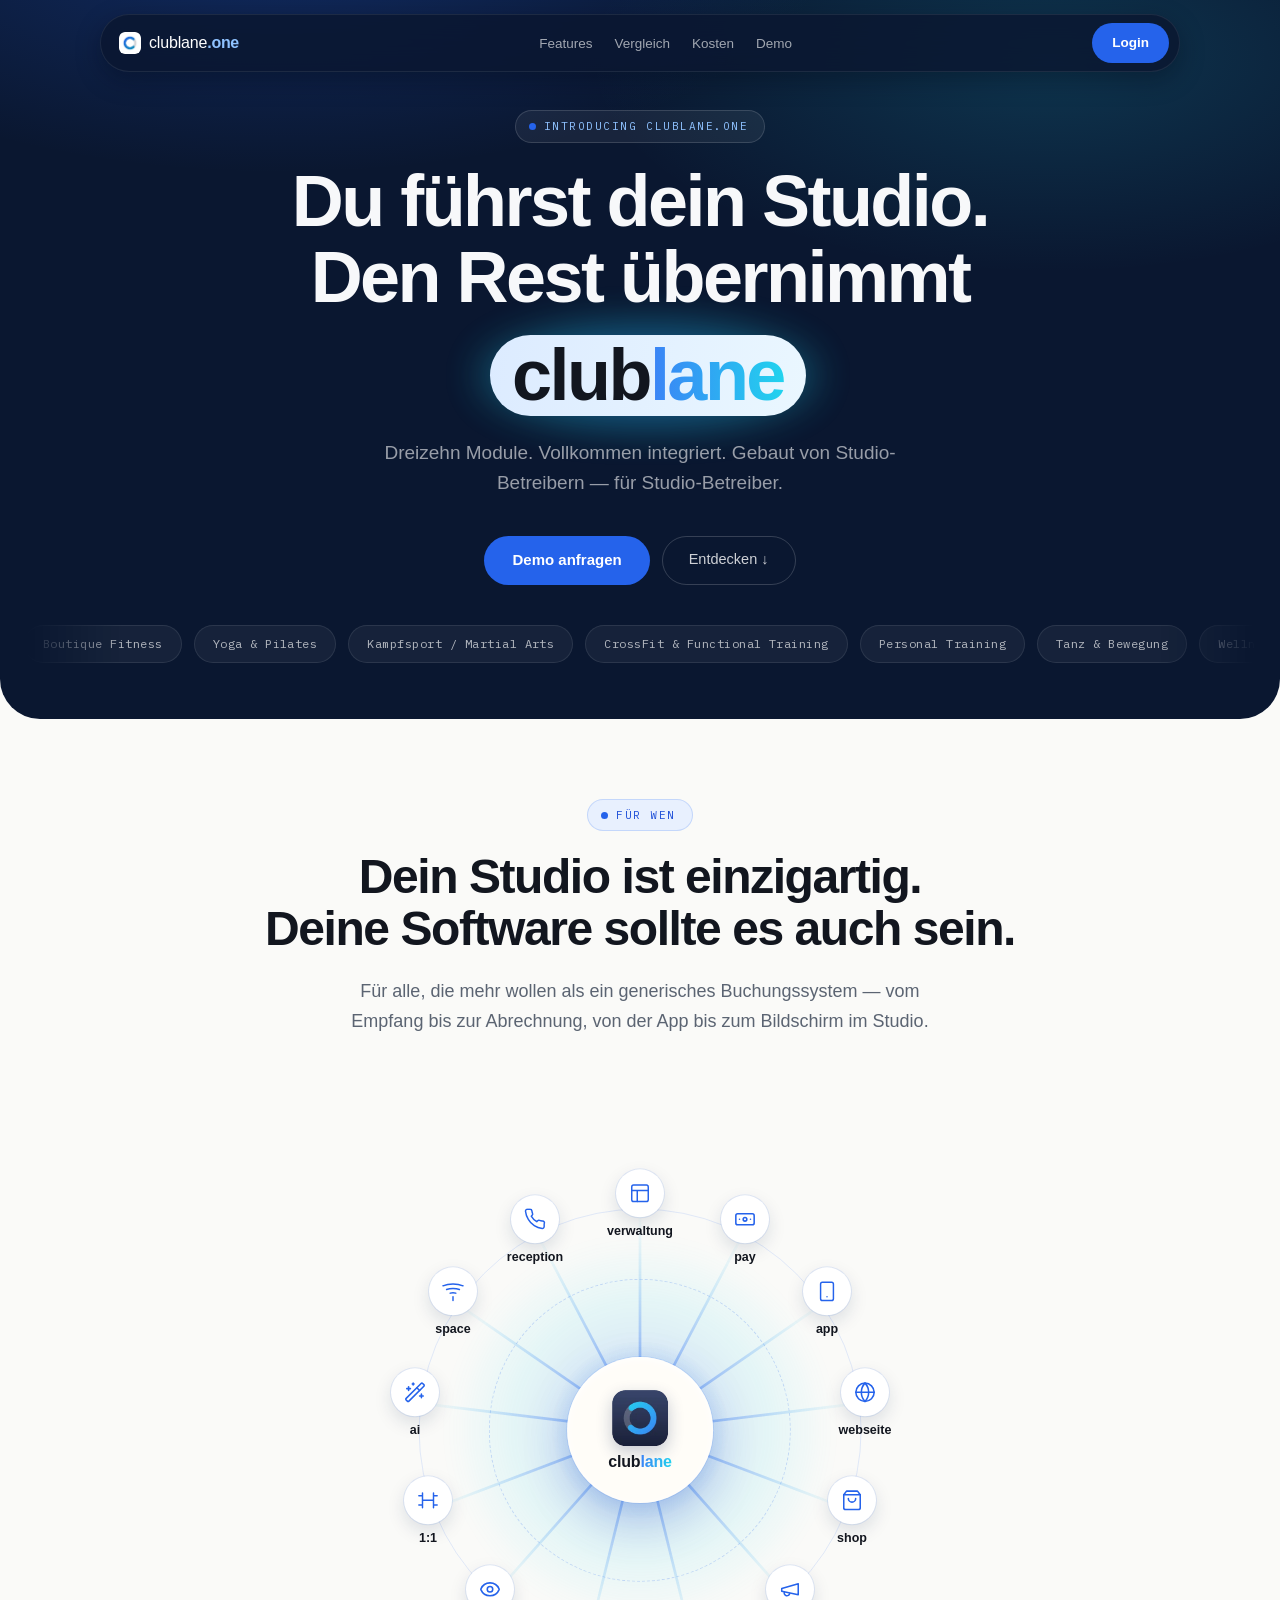
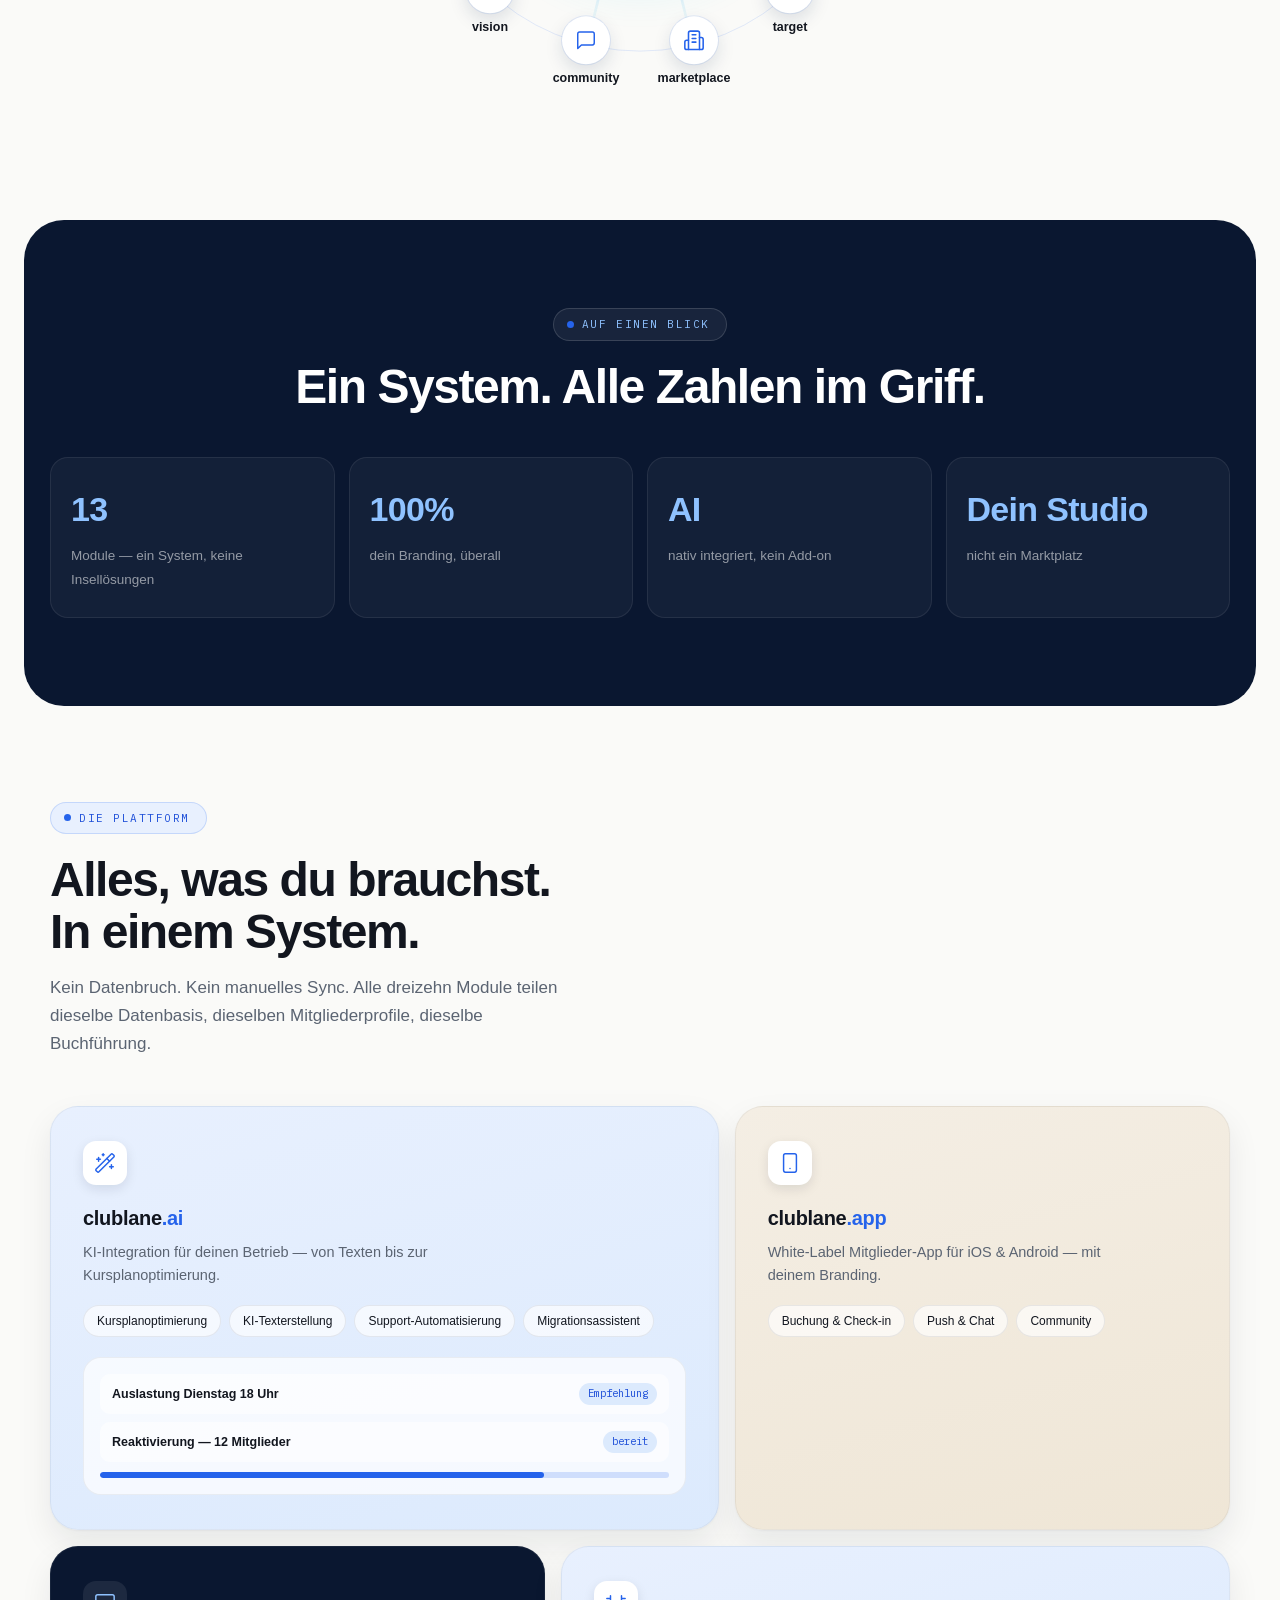
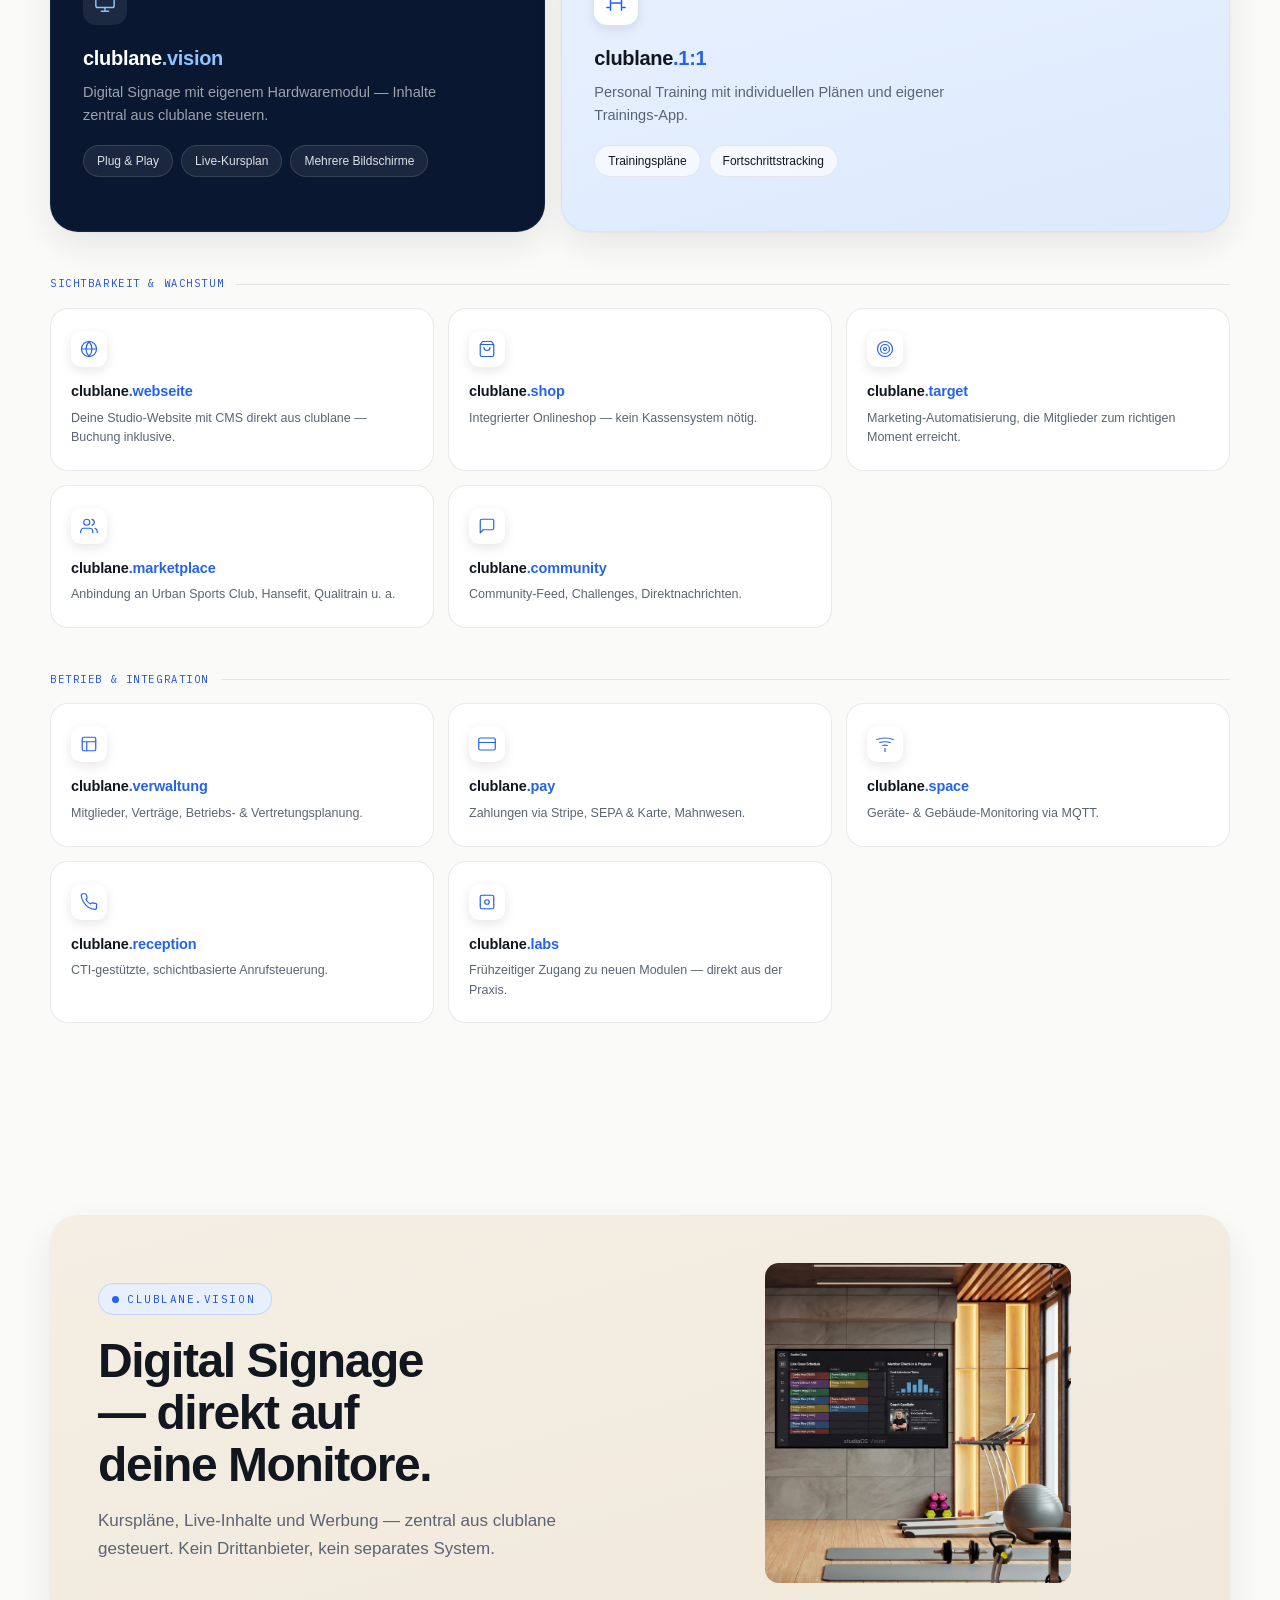
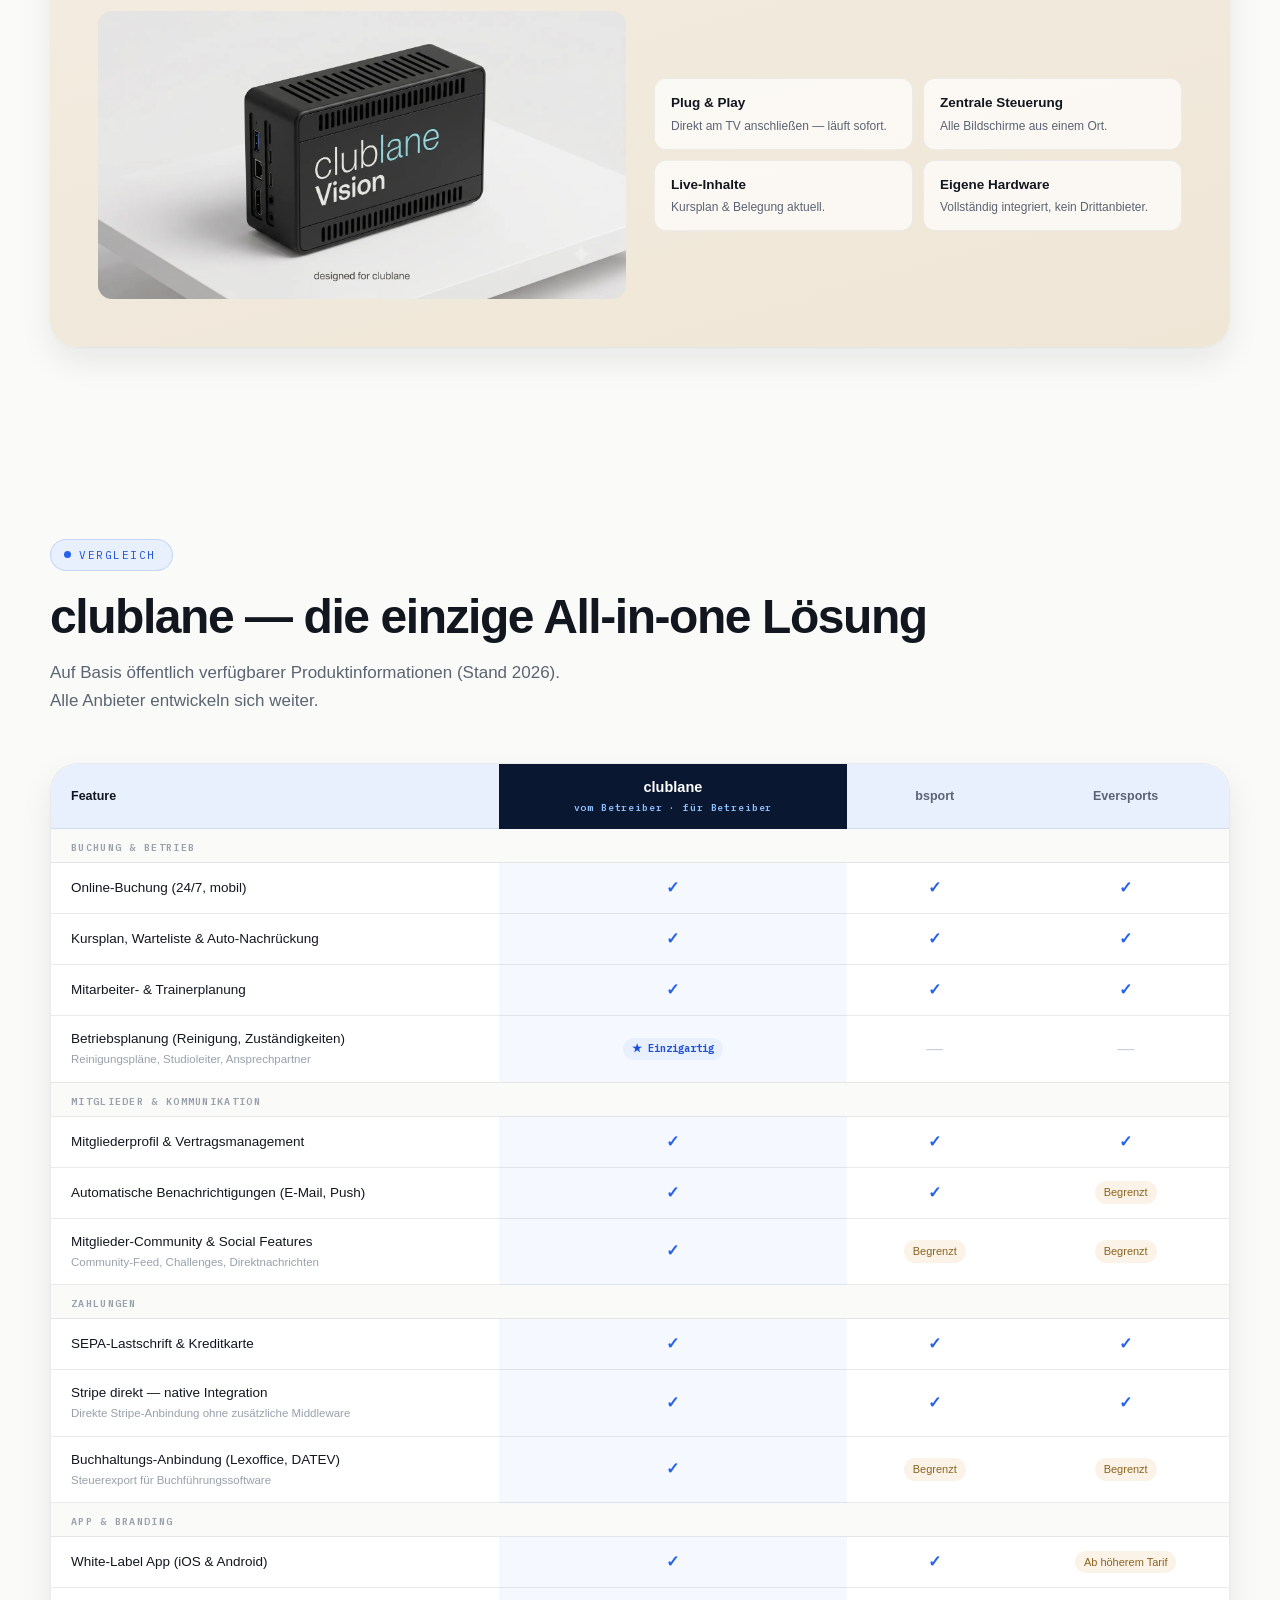
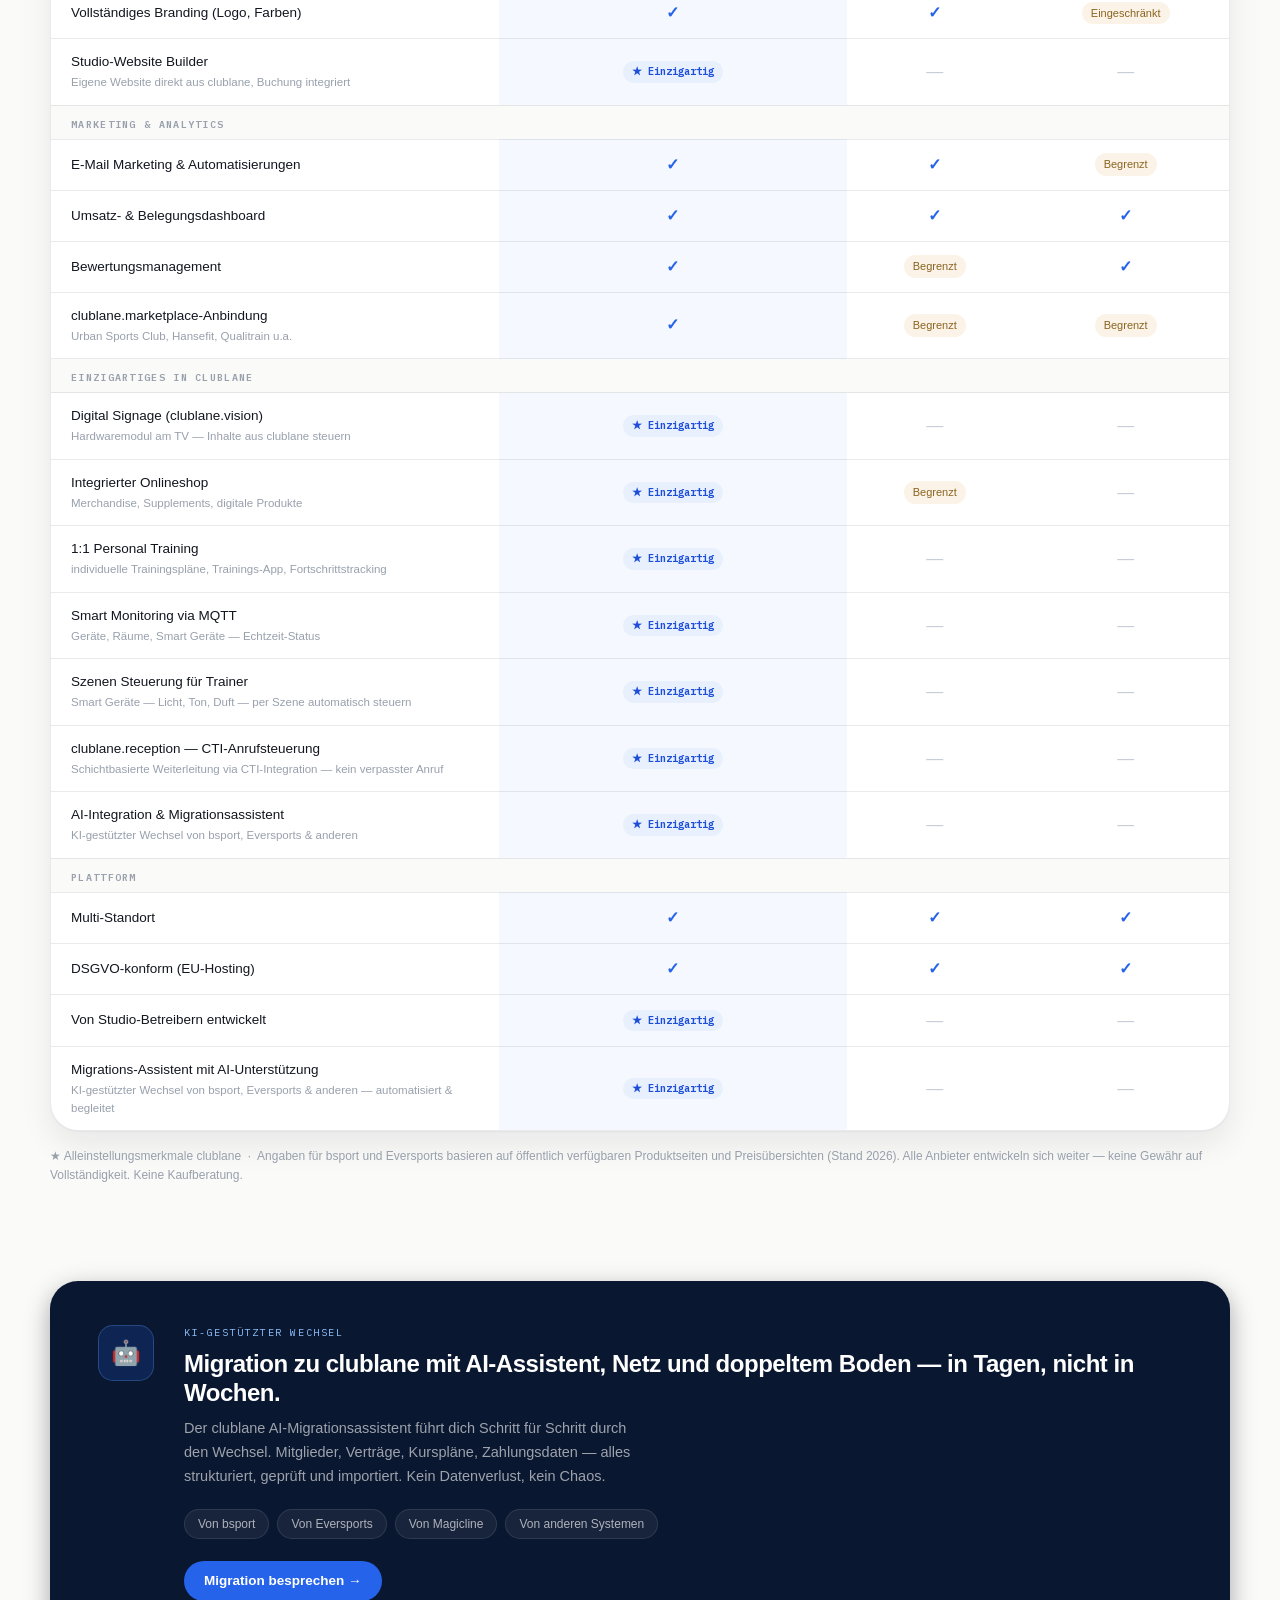
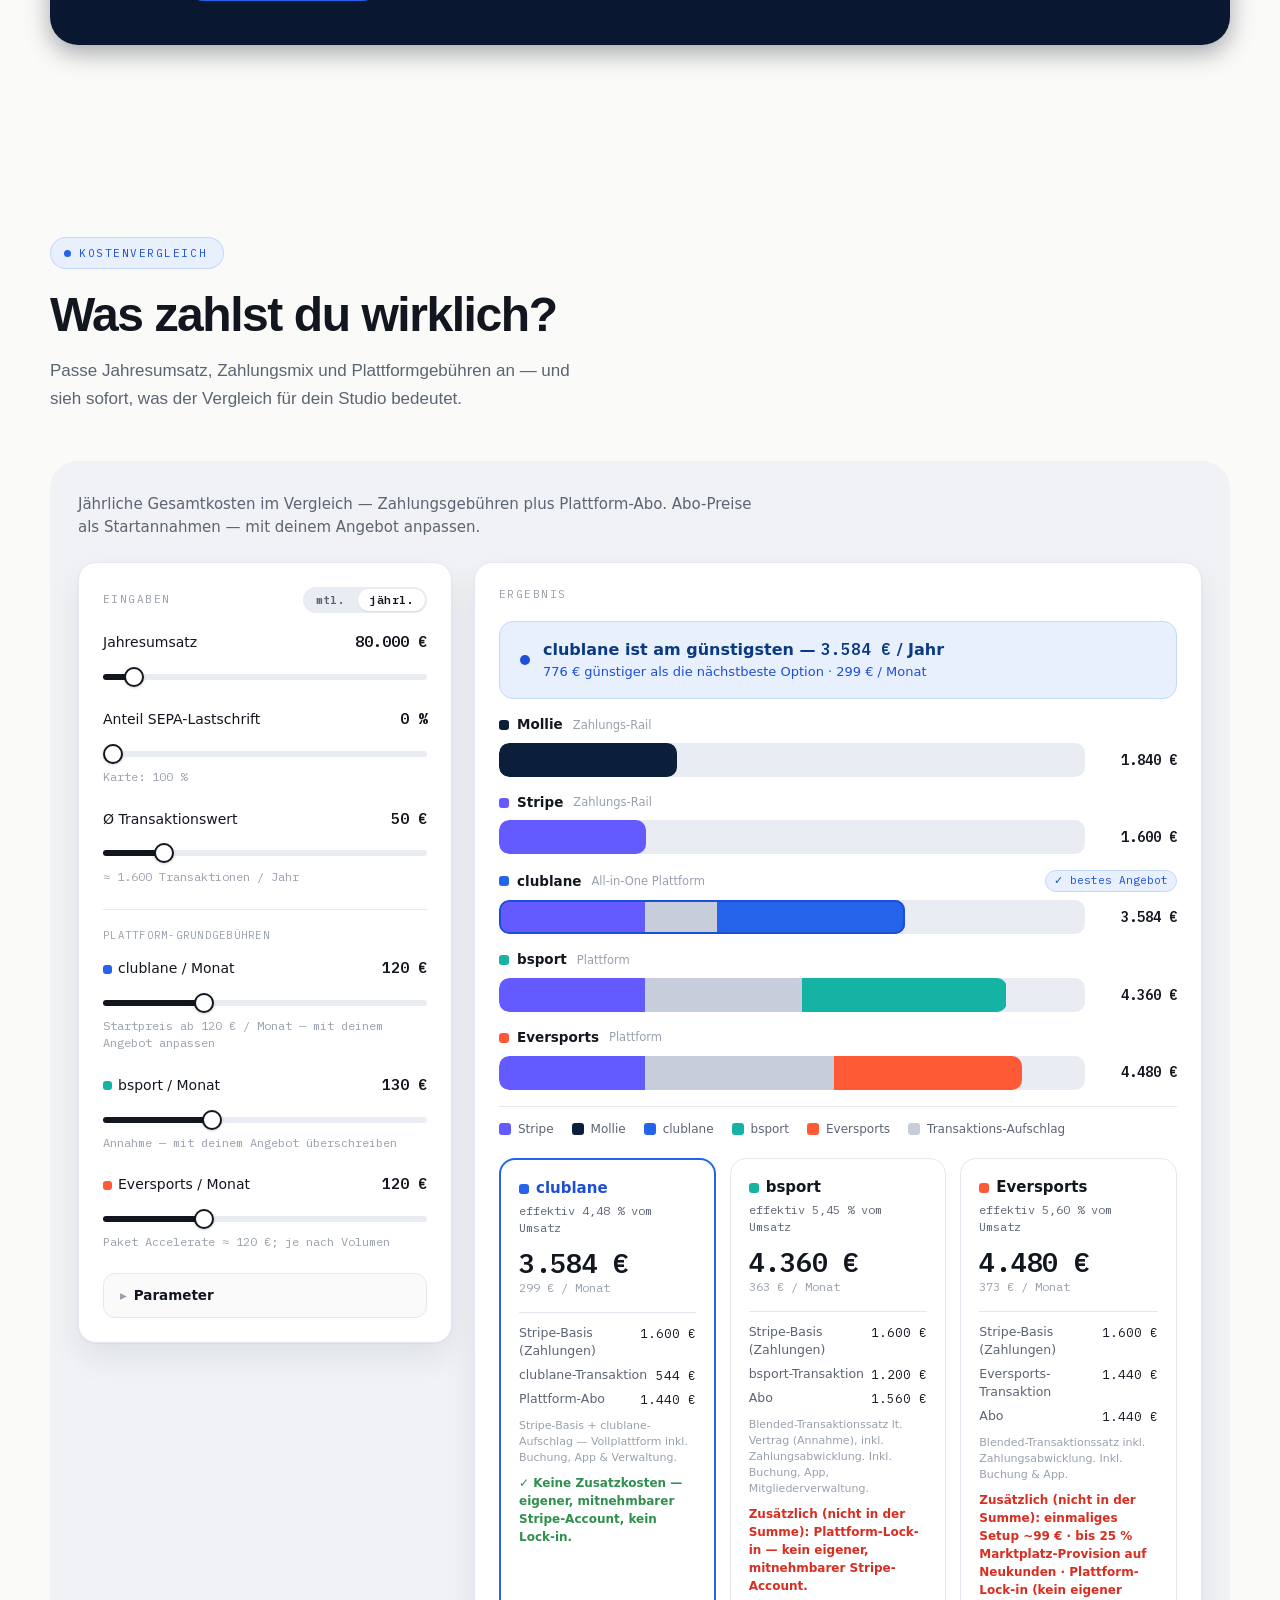
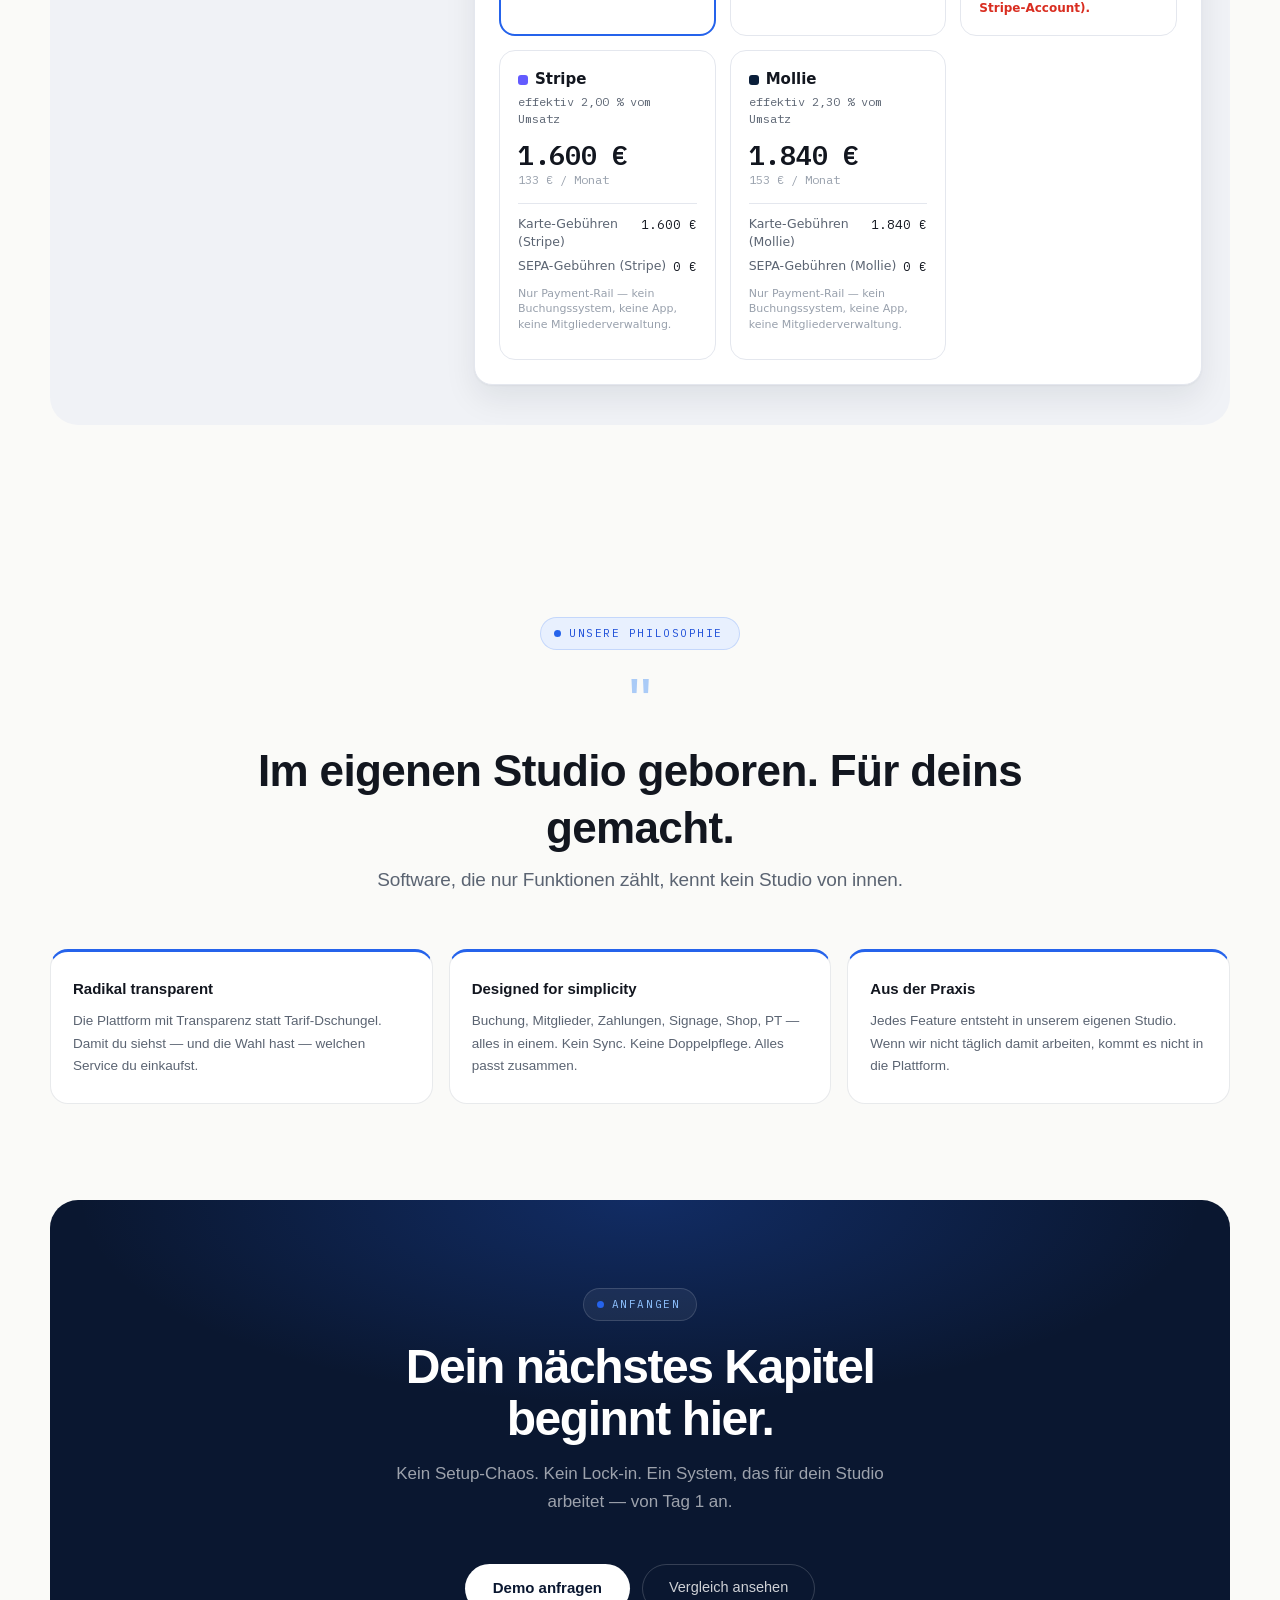
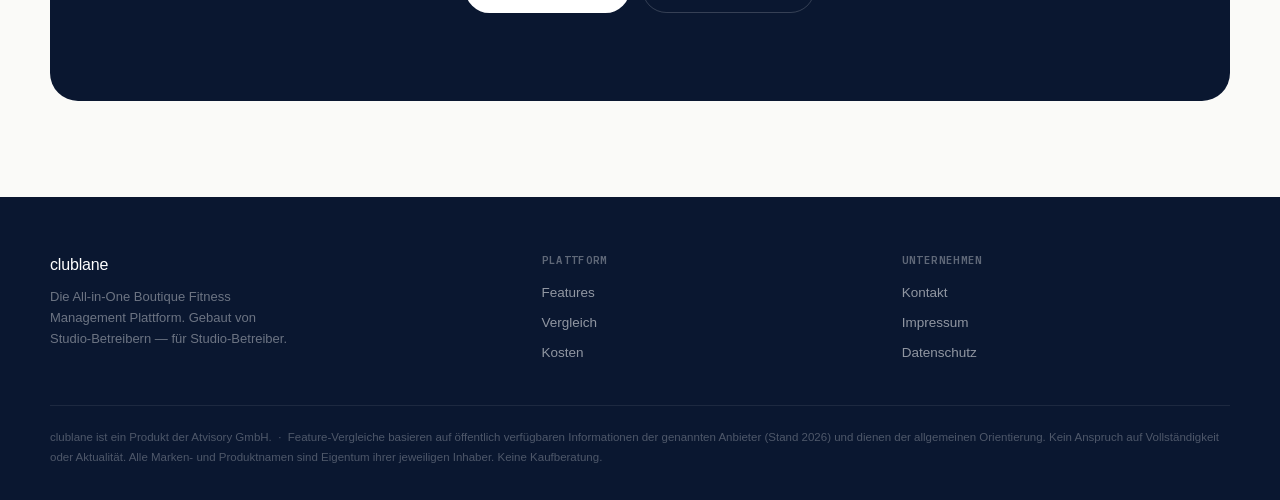
<file: index.html>
<!DOCTYPE html>
<html lang="de">
<head>
<meta charset="UTF-8">
<meta name="viewport" content="width=device-width, initial-scale=1.0">
<title>clublane — All-in-One Studio Management Software</title>
<meta name="description" content="Die All-in-One Boutique Fitness Management Plattform. Buchung, Mitglieder, Zahlungen, App, Digital Signage und mehr — in einem System. Gebaut von Studio-Betreibern.">
<link rel="canonical" href="https://clublane.one/">
<meta name="robots" content="index, follow, max-image-preview:large, max-snippet:-1, max-video-preview:-1">

<meta property="og:type" content="website">
<meta property="og:site_name" content="clublane">
<meta property="og:locale" content="de_DE">
<meta property="og:url" content="https://clublane.one/">
<meta property="og:title" content="clublane — All-in-One Studio Management Software">
<meta property="og:description" content="Die All-in-One Boutique Fitness Management Plattform. Buchung, Mitglieder, Zahlungen, App, Digital Signage und mehr — in einem System. Gebaut von Studio-Betreibern.">
<meta property="og:image" content="https://clublane.one/og-image.png">
<meta property="og:image:width" content="1200">
<meta property="og:image:height" content="630">
<meta property="og:image:alt" content="clublane">

<meta name="twitter:card" content="summary_large_image">
<meta name="twitter:title" content="clublane — All-in-One Studio Management Software">
<meta name="twitter:description" content="Die All-in-One Boutique Fitness Management Plattform. Buchung, Mitglieder, Zahlungen, App, Digital Signage und mehr — in einem System. Gebaut von Studio-Betreibern.">
<meta name="twitter:image" content="https://clublane.one/og-image.png">

<link rel="icon" href="favicon.ico" sizes="any">
<link rel="icon" type="image/png" sizes="128x128" href="icons/clublane-ring-flat-navy-128.png">
<link rel="apple-touch-icon" href="icons/clublane-ring-flat-navy-180.png">
<link rel="preload" href="fonts/ibm-plex-mono-400-latin.woff2" as="font" type="font/woff2" crossorigin>
<link rel="stylesheet" href="style.css?v=11">

<script type="application/ld+json">
{
  "@context": "https://schema.org",
  "@graph": [
    {
      "@type": "Organization",
      "@id": "https://clublane.one/#organization",
      "name": "Atvisory GmbH",
      "legalName": "Atvisory GmbH",
      "url": "https://clublane.one/",
      "logo": "https://clublane.one/icons/clublane-ring-flat-navy-512.png",
      "brand": { "@type": "Brand", "name": "clublane" },
      "address": {
        "@type": "PostalAddress",
        "streetAddress": "Parsdorfer Str. 17b",
        "postalCode": "85599",
        "addressLocality": "Hergolding",
        "addressCountry": "DE"
      },
      "vatID": "DE332038642",
      "identifier": {
        "@type": "PropertyValue",
        "propertyID": "HRB",
        "value": "HRB 257229 (Amtsgericht München)"
      },
      "founder": { "@type": "Person", "name": "Markus Kant" },
      "contactPoint": {
        "@type": "ContactPoint",
        "contactType": "sales",
        "url": "https://clublane.one/#kontakt",
        "areaServed": "DE",
        "availableLanguage": ["de"]
      }
    },
    {
      "@type": "WebSite",
      "@id": "https://clublane.one/#website",
      "url": "https://clublane.one/",
      "name": "clublane",
      "description": "Die All-in-One Boutique Fitness Management Plattform. Buchung, Mitglieder, Zahlungen, App, Digital Signage und mehr — in einem System.",
      "inLanguage": "de",
      "publisher": { "@id": "https://clublane.one/#organization" }
    },
    {
      "@type": "WebPage",
      "@id": "https://clublane.one/#webpage",
      "url": "https://clublane.one/",
      "name": "clublane — All-in-One Studio Management Software",
      "description": "Die All-in-One Boutique Fitness Management Plattform. Buchung, Mitglieder, Zahlungen, App, Digital Signage und mehr — in einem System. Gebaut von Studio-Betreibern.",
      "inLanguage": "de",
      "dateModified": "2026-08-06",
      "isPartOf": { "@id": "https://clublane.one/#website" },
      "about": { "@id": "https://clublane.one/#software" },
      "primaryImageOfPage": {
        "@type": "ImageObject",
        "url": "https://clublane.one/og-image.png",
        "width": 1200,
        "height": 630
      }
    },
    {
      "@type": "SoftwareApplication",
      "@id": "https://clublane.one/#software",
      "name": "clublane",
      "url": "https://clublane.one/",
      "description": "Dreizehn Module. Vollkommen integriert. All-in-One Boutique Fitness Management Plattform — gebaut von Studio-Betreibern für Studio-Betreiber.",
      "applicationCategory": "BusinessApplication",
      "operatingSystem": "Web",
      "isPartOf": { "@id": "https://clublane.one/#website" },
      "publisher": { "@id": "https://clublane.one/#organization" },
      "featureList": [
        "clublane.verwaltung",
        "clublane.pay",
        "clublane.app",
        "clublane.webseite",
        "clublane.shop",
        "clublane.target",
        "clublane.marketplace",
        "clublane.community",
        "clublane.vision",
        "clublane.1:1",
        "clublane.ai",
        "clublane.space",
        "clublane.reception"
      ]
    }
  ]
}
</script>

<style id="legal-card-css">
.legal-layer{position:fixed;inset:0;z-index:300;display:flex;align-items:center;justify-content:center;padding:20px 16px;background:rgba(10,20,40,.34);-webkit-backdrop-filter:blur(3px);backdrop-filter:blur(3px);opacity:0;transition:opacity .18s ease}
.legal-layer[hidden]{display:none}
.legal-layer.is-open{opacity:1}
.legal-layer:not(.is-pinned){pointer-events:none}
.legal-layer:not(.is-pinned) .legal-card{pointer-events:auto}
.legal-card{position:relative;width:100%;min-width:0;max-width:1000px;height:min(90vh,1000px);max-height:90vh;display:flex;flex-direction:column;background:var(--card);border-radius:20px;box-shadow:0 30px 80px rgba(0,0,0,.4);overflow:hidden;transform:translateY(8px) scale(.985);transition:transform .18s ease}
.legal-layer.is-open .legal-card{transform:none}
.legal-card-bar{flex:0 0 auto;display:flex;align-items:center;justify-content:space-between;gap:12px;padding:14px 18px;border-bottom:1px solid var(--hair);background:var(--card)}
.legal-card-title{font-family:"IBM Plex Mono",monospace;font-size:10.5px;letter-spacing:.12em;text-transform:uppercase;color:var(--faint)}
.legal-card-close{width:30px;height:30px;flex:0 0 auto;border:0;border-radius:50%;background:rgba(10,20,40,.06);color:var(--ink);font-size:14px;cursor:pointer;transition:background .15s}
.legal-card-close:hover{background:rgba(10,20,40,.12)}
.legal-card-body{flex:1 1 auto;min-width:0;overflow-y:auto;overscroll-behavior:contain;-webkit-overflow-scrolling:touch;padding:22px 26px 26px}
.legal-card-body h3{font-size:clamp(21px,3.4vw,27px);font-weight:700;letter-spacing:-.02em;color:var(--ink);margin:0 0 6px}
.legal-card-body h4{font-size:15.5px;font-weight:700;letter-spacing:-.01em;color:var(--ink);margin:24px 0 8px}
.legal-card-body p,.legal-card-body address,.legal-card-body li{font-size:14px;line-height:1.68;color:var(--muted);font-style:normal}
.legal-card-body p{margin:0 0 11px}
.legal-card-body address{margin:0 0 11px}
.legal-card-body ul{margin:0 0 11px 18px}
.legal-card-body li{margin-bottom:4px}
.legal-card-body strong{color:var(--ink);font-weight:600}
.legal-card-body a{color:var(--accent-dark)}
.legal-card-stand{font-family:"IBM Plex Mono",monospace;font-size:11.5px;line-height:1.55;color:var(--faint);margin:0 0 18px}
.legal-card-tablewrap{overflow-x:auto;margin:0 0 14px}
.legal-card-table{border-collapse:collapse;width:100%;min-width:420px;font-size:13px}
.legal-card-table th,.legal-card-table td{text-align:left;padding:8px 10px;border-bottom:1px solid var(--hair);color:var(--muted);line-height:1.45;vertical-align:top}
.legal-card-table th{color:var(--ink);font-weight:600;font-size:11.5px}
@media (max-width:640px){
  .legal-layer{padding:0}
  .legal-card{max-width:none;max-height:100%;height:100%;border-radius:0}
  .legal-card-body{padding:20px 20px 24px}
}
@media (prefers-reduced-motion:reduce){
  .legal-layer,.legal-card{transition:none}
}
</style>
<style id="mod-circle-css">
.mc-wheel-wrap{display:flex;justify-content:center;margin:4px auto 24px}
.mod-circle{position:relative;width:min(540px,90vw);aspect-ratio:1;margin:0 auto;isolation:isolate}
.mc-glow{position:absolute;left:50%;top:50%;width:72%;aspect-ratio:1;transform:translate(-50%,-50%);z-index:0;pointer-events:none;background:radial-gradient(circle, rgba(37,99,235,.20), rgba(34,211,238,.10) 46%, transparent 70%);filter:blur(8px)}
.mc-orbit{position:absolute;left:50%;top:50%;transform:translate(-50%,-50%);width:82%;aspect-ratio:1;border-radius:50%;pointer-events:none;z-index:1}
.mc-orbit-1{border:1px solid rgba(37,99,235,.12)}
.mc-orbit-2{width:56%;border:1px dashed rgba(37,99,235,.22);animation:mcSpin 100s linear infinite}
@keyframes mcSpin{to{transform:translate(-50%,-50%) rotate(360deg)}}
.mc-spokes{position:absolute;inset:0;width:100%;height:100%;z-index:1;opacity:0}
@keyframes mcFade{from{opacity:0}to{opacity:1}}
.mc-spokes line{stroke:url(#spokeGrad);stroke-width:.5;stroke-linecap:round}
.mc-core{position:absolute;left:50%;top:50%;width:27%;aspect-ratio:1;border-radius:50%;z-index:4;transform:translate(-50%,-50%);opacity:0}
@keyframes mcCoreIn{from{opacity:0;transform:translate(-50%,-50%) scale(.55)}to{opacity:1;transform:translate(-50%,-50%) scale(1)}}
.mc-core-halo{position:absolute;inset:-16%;border-radius:50%;z-index:-1;background:radial-gradient(circle, rgba(59,130,246,.38), transparent 66%);animation:mcPulse 3.4s ease-in-out infinite}
@keyframes mcPulse{0%,100%{transform:scale(.9);opacity:.5}50%{transform:scale(1.12);opacity:.92}}
.mc-core-face{position:absolute;inset:0;border-radius:50%;display:flex;flex-direction:column;align-items:center;justify-content:center;text-align:center;gap:8px;background:#fffdf8;color:var(--ink);box-shadow:0 18px 44px rgba(20,80,190,.26), 0 0 0 1px rgba(37,99,235,.10), inset 0 2px 10px rgba(255,255,255,.9)}
.mc-core-app{width:40%;max-width:56px;height:auto;border-radius:24%;box-shadow:0 6px 16px rgba(20,40,90,.24)}
.mc-core-wm{font-size:clamp(13px,3.4vw,16px);font-weight:800;letter-spacing:-.01em;line-height:1}
.mod-circle .brand-lane{background:linear-gradient(90deg,#3B82F6,#22D3EE);-webkit-background-clip:text;background-clip:text;-webkit-text-fill-color:transparent;color:transparent}
.mod-circle .mod{position:absolute;transform:translate(-50%,-50%);z-index:3;display:flex;flex-direction:column;align-items:center;text-align:center;gap:7px;width:92px;background:transparent;border:0;padding:0;box-shadow:none;opacity:0}
.mod-circle.reveal .mc-core{animation:mcCoreIn .65s cubic-bezier(.2,.8,.25,1.15) both}
.mod-circle.reveal .mc-spokes{animation:mcFade .9s ease both;animation-delay:.35s}
.mod-circle.reveal .mod{animation:mcNodeIn .5s ease both;animation-delay:calc(.2s + var(--i,0)*.045s)}
@keyframes mcNodeIn{from{opacity:0;transform:translate(-50%,-50%) scale(.82)}to{opacity:1;transform:translate(-50%,-50%) scale(1)}}
.mod-circle .mod .ic{width:48px;height:48px;border-radius:50%;background:#fff;color:var(--accent);display:flex;align-items:center;justify-content:center;box-shadow:0 7px 18px rgba(18,40,80,.13), 0 0 0 1px rgba(37,99,235,.10);transition:transform .18s ease, box-shadow .18s ease}
.mod-circle .mod .ic svg{width:22px;height:22px}
.mod-circle .mod:hover .ic{transform:translateY(-3px) scale(1.07);box-shadow:0 14px 26px rgba(18,40,80,.2), 0 0 0 1px rgba(37,99,235,.3)}
.mod-circle .mod .nm{font-size:12.5px;line-height:1.15;font-weight:700;color:var(--ink)}
.mod-circle .mod .nm .os{display:block}
.mod-circle .mod .ds{display:none}
@media (max-width:560px){
  .mod-circle{width:94vw}
  .mod-circle .mod{width:62px;gap:5px}
  .mod-circle .mod .ic{width:38px;height:38px}
  .mod-circle .mod .ic svg{width:18px;height:18px}
  .mod-circle .mod .nm{font-size:10px}
  .mc-core-app{max-width:42px}
}
@media (prefers-reduced-motion:reduce){
  .mc-orbit-2,.mc-core-halo{animation:none}
  .mod-circle .mod,.mc-core,.mc-spokes{opacity:1 !important;animation:none !important}
}
</style>
</head>
<body>

<div class="nav-shell">
  <header class="site-nav">
    <a class="logo" href="#">
      <img src="icons/clublane-ring-weiss-ring-verlauf-180.png" alt="" width="22" height="22">
      <span class="logo-s">clublane</span><span class="logo-os">.one</span>
    </a>
    <ul class="nav-links">
      <li><a href="#features">Features</a></li>
      <li><a href="#vergleich">Vergleich</a></li>
      <li><a href="#kosten">Kosten</a></li>
      <li><a href="#kontakt" data-contact>Demo</a></li>
    </ul>
    <div class="nav-right">
      <a class="btn-pill" href="https://os.aelixir.de/login/clublane">Login</a>
    </div>
  </header>
</div>

<!-- HERO -->
<section class="hero">
  <div class="hero-inner">
    <span class="eyebrow-pill on-dark"><span class="dot"></span>Introducing clublane.one</span>
    <h1>Du führst dein Studio.<br>Den Rest übernimmt <span class="hero-glow-word"><span class="brand-club">club</span><span class="brand-lane">lane</span></span></h1>
    <p class="hero-sub">Dreizehn Module. Vollkommen integriert. Gebaut von Studio-Betreibern — für Studio-Betreiber.</p>
    <div class="hero-actions">
      <a class="btn-pill" href="#kontakt" data-contact>Demo anfragen</a>
      <a class="btn-ghost-dark" href="#features">Entdecken ↓</a>
    </div>
  </div>
  <div class="marquee">
    <div class="marquee-track">
      <span class="m-chip">Boutique Fitness</span>
      <span class="m-chip">Yoga &amp; Pilates</span>
      <span class="m-chip">Kampfsport / Martial Arts</span>
      <span class="m-chip">CrossFit &amp; Functional Training</span>
      <span class="m-chip">Personal Training</span>
      <span class="m-chip">Tanz &amp; Bewegung</span>
      <span class="m-chip">Wellness &amp; Spa</span>
      <span class="m-chip">Schwimmen &amp; Aqua</span>
      <span class="m-chip">Klettern &amp; Outdoor</span>
      <span class="m-chip">Massage</span>
      <span class="m-chip">und vieles mehr …</span>
      <!-- Duplikat für nahtlose Endlos-Schleife -->
      <span class="m-chip" aria-hidden="true">Boutique Fitness</span>
      <span class="m-chip" aria-hidden="true">Yoga &amp; Pilates</span>
      <span class="m-chip" aria-hidden="true">Kampfsport / Martial Arts</span>
      <span class="m-chip" aria-hidden="true">CrossFit &amp; Functional Training</span>
      <span class="m-chip" aria-hidden="true">Personal Training</span>
      <span class="m-chip" aria-hidden="true">Tanz &amp; Bewegung</span>
      <span class="m-chip" aria-hidden="true">Wellness &amp; Spa</span>
      <span class="m-chip" aria-hidden="true">Schwimmen &amp; Aqua</span>
      <span class="m-chip" aria-hidden="true">Klettern &amp; Outdoor</span>
      <span class="m-chip" aria-hidden="true">Massage</span>
      <span class="m-chip" aria-hidden="true">und vieles mehr …</span>
    </div>
  </div>
</section>

<!-- INTRO -->
<section class="intro-section">
  <div class="wrap center reveal-io">
    <span class="eyebrow-pill"><span class="dot"></span>Für wen</span>
    <h2 class="sec-h2">Dein Studio ist einzigartig.<br>Deine Software sollte es auch sein.</h2>
    <p class="sec-sub">Für alle, die mehr wollen als ein generisches Buchungssystem — vom Empfang bis zur Abrechnung, von der App bis zum Bildschirm im Studio.</p>
  </div>
</section>

<!-- MODUL-RAD -->
<section class="wheel-section">
  <div class="wrap">
    <div class="mc-wheel-wrap">
      <div class="mod-circle" id="modCircle">
        <div class="mc-glow"></div>
        <div class="mc-orbit mc-orbit-1"></div>
        <div class="mc-orbit mc-orbit-2"></div>
        <svg class="mc-spokes" id="mcSpokes" viewBox="0 0 100 100" aria-hidden="true"><defs><radialGradient id="spokeGrad" cx="50" cy="50" r="41" gradientUnits="userSpaceOnUse"><stop offset="0" stop-color="#2563EB" stop-opacity=".55"/><stop offset=".55" stop-color="#3B82F6" stop-opacity=".26"/><stop offset="1" stop-color="#22D3EE" stop-opacity="0"/></radialGradient></defs></svg>
        <div class="mc-core"><div class="mc-core-halo"></div><div class="mc-core-face"><img class="mc-core-app" src="icons/clublane-ring-spin-180.webp" alt="clublane" width="180" height="180" loading="lazy" decoding="async"><span class="mc-core-wm"><span>club</span><span class="brand-lane">lane</span></span></div></div>
        <div class="mod"><span class="ic"><svg viewBox="0 0 24 24" fill="none" stroke="currentColor" stroke-width="1.6" stroke-linecap="round" stroke-linejoin="round"><rect x="3" y="3" width="18" height="18" rx="2"/><path d="M3 9h18M9 21V9"/></svg></span><div><div class="nm"><span class="os">verwaltung</span></div></div></div>
        <div class="mod"><span class="ic"><svg viewBox="0 0 24 24" fill="none" stroke="currentColor" stroke-width="1.7" stroke-linecap="round" stroke-linejoin="round"><rect width="20" height="12" x="2" y="6" rx="2"/><circle cx="12" cy="12" r="2"/><path d="M6 12h.01M18 12h.01"/></svg></span><div><div class="nm"><span class="os">pay</span></div></div></div>
        <div class="mod"><span class="ic"><svg viewBox="0 0 24 24" fill="none" stroke="currentColor" stroke-width="1.6" stroke-linecap="round" stroke-linejoin="round"><rect x="5" y="2" width="14" height="20" rx="2"/><path d="M12 18h.01"/></svg></span><div><div class="nm"><span class="os">app</span></div></div></div>
        <div class="mod"><span class="ic"><svg viewBox="0 0 24 24" fill="none" stroke="currentColor" stroke-width="1.7" stroke-linecap="round" stroke-linejoin="round"><circle cx="12" cy="12" r="10"/><path d="M12 2a14.5 14.5 0 0 0 0 20 14.5 14.5 0 0 0 0-20"/><path d="M2 12h20"/></svg></span><div><div class="nm"><span class="os">webseite</span></div></div></div>
        <div class="mod"><span class="ic"><svg viewBox="0 0 24 24" fill="none" stroke="currentColor" stroke-width="1.7" stroke-linecap="round" stroke-linejoin="round"><path d="M6 2 3 6v14a2 2 0 0 0 2 2h14a2 2 0 0 0 2-2V6l-3-4Z"/><path d="M3 6h18"/><path d="M16 10a4 4 0 0 1-8 0"/></svg></span><div><div class="nm"><span class="os">shop</span></div></div></div>
        <div class="mod"><span class="ic"><svg viewBox="0 0 24 24" fill="none" stroke="currentColor" stroke-width="1.7" stroke-linecap="round" stroke-linejoin="round"><path d="m3 11 18-5v12L3 14v-3z"/><path d="M11.6 16.8a3 3 0 1 1-5.8-1.6"/></svg></span><div><div class="nm"><span class="os">target</span></div></div></div>
        <div class="mod"><span class="ic"><svg viewBox="0 0 24 24" fill="none" stroke="currentColor" stroke-width="1.7" stroke-linecap="round" stroke-linejoin="round"><path d="M6 22V4a2 2 0 0 1 2-2h8a2 2 0 0 1 2 2v18Z"/><path d="M6 12H4a2 2 0 0 0-2 2v6a2 2 0 0 0 2 2h2"/><path d="M18 9h2a2 2 0 0 1 2 2v9a2 2 0 0 1-2 2h-2"/><path d="M10 6h4"/><path d="M10 10h4"/><path d="M10 14h4"/></svg></span><div><div class="nm"><span class="os">marketplace</span></div></div></div>
        <div class="mod"><span class="ic"><svg viewBox="0 0 24 24" fill="none" stroke="currentColor" stroke-width="1.6" stroke-linecap="round" stroke-linejoin="round"><path d="M21 15a2 2 0 0 1-2 2H7l-4 4V5a2 2 0 0 1 2-2h14a2 2 0 0 1 2 2z"/></svg></span><div><div class="nm"><span class="os">community</span></div></div></div>
        <div class="mod"><span class="ic"><svg viewBox="0 0 24 24" fill="none" stroke="currentColor" stroke-width="1.7" stroke-linecap="round" stroke-linejoin="round"><path d="M2.062 12.348a1 1 0 0 1 0-.696 10.75 10.75 0 0 1 19.876 0 1 1 0 0 1 0 .696 10.75 10.75 0 0 1-19.876 0"/><circle cx="12" cy="12" r="3"/></svg></span><div><div class="nm"><span class="os">vision</span></div></div></div>
        <div class="mod"><span class="ic"><svg viewBox="0 0 24 24" fill="none" stroke="currentColor" stroke-width="1.6" stroke-linecap="round" stroke-linejoin="round"><path d="M6 4v16M18 4v16M6 12h12M2 7h4M18 7h4M2 17h4M18 17h4"/></svg></span><div><div class="nm"><span class="os">1:1</span></div></div></div>
        <div class="mod"><span class="ic"><svg viewBox="0 0 24 24" fill="none" stroke="currentColor" stroke-width="1.7" stroke-linecap="round" stroke-linejoin="round"><path d="m21.64 3.64-1.28-1.28a1.21 1.21 0 0 0-1.72 0L2.36 18.64a1.21 1.21 0 0 0 0 1.72l1.28 1.28a1.2 1.2 0 0 0 1.72 0L21.64 5.36a1.2 1.2 0 0 0 0-1.72"/><path d="m14 7 3 3"/><path d="M5 6v4"/><path d="M19 14v4"/><path d="M10 2v2"/><path d="M7 8H3"/><path d="M21 16h-4"/><path d="M11 3H9"/></svg></span><div><div class="nm"><span class="os">ai</span></div></div></div>
        <div class="mod"><span class="ic"><svg viewBox="0 0 24 24" fill="none" stroke="currentColor" stroke-width="1.6" stroke-linecap="round" stroke-linejoin="round"><path d="M1 6s5-2 11-2 11 2 11 2"/><path d="M5 10s3-1 7-1 7 1 7 1"/><path d="M9 14s1.5-.5 3-.5 3 .5 3 .5"/><line x1="12" y1="18" x2="12" y2="22"/></svg></span><div><div class="nm"><span class="os">space</span></div></div></div>
        <div class="mod"><span class="ic"><svg viewBox="0 0 24 24" fill="none" stroke="currentColor" stroke-width="1.6" stroke-linecap="round" stroke-linejoin="round"><path d="M22 16.92v3a2 2 0 0 1-2.18 2 19.8 19.8 0 0 1-8.63-3.07A19.5 19.5 0 0 1 4.72 12a19.8 19.8 0 0 1-3.07-8.67A2 2 0 0 1 3.63 1h3a2 2 0 0 1 2 1.72c.13.96.36 1.9.7 2.81a2 2 0 0 1-.45 2.11L7.91 8.6a16 16 0 0 0 6 6l.96-.96a2 2 0 0 1 2.11-.45c.91.34 1.85.57 2.81.7A2 2 0 0 1 22 16.92z"/></svg></span><div><div class="nm"><span class="os">reception</span></div></div></div>
      </div>
    </div>
  </div>
</section>

<!-- TRUST / STATS -->
<section class="trust-section">
  <div class="wrap reveal-io">
    <span class="eyebrow-pill on-dark"><span class="dot"></span>Auf einen Blick</span>
    <h2 class="sec-h2">Ein System. Alle Zahlen im Griff.</h2>
    <div class="trust-grid">
      <div class="trust-card"><span class="trust-num">13</span><span class="trust-label">Module — ein System, keine Insellösungen</span></div>
      <div class="trust-card"><span class="trust-num">100%</span><span class="trust-label">dein Branding, überall</span></div>
      <div class="trust-card"><span class="trust-num">AI</span><span class="trust-label">nativ integriert, kein Add-on</span></div>
      <div class="trust-card"><span class="trust-num">Dein Studio</span><span class="trust-label">nicht ein Marktplatz</span></div>
    </div>
  </div>
</section>

<!-- BENTO FEATURES -->
<section class="bento-section" id="features">
  <div class="wrap">
    <div class="reveal-io" style="margin-bottom:8px">
      <span class="eyebrow-pill"><span class="dot"></span>Die Plattform</span>
      <h2 class="sec-h2">Alles, was du brauchst.<br>In einem System.</h2>
      <p class="sec-sub">Kein Datenbruch. Kein manuelles Sync. Alle dreizehn Module teilen dieselbe Datenbasis, dieselben Mitgliederprofile, dieselbe Buchführung.</p>
    </div>

    <div class="bento-group">
      <div class="bento-row reveal-io">
        <div class="bento-card blue">
          <div class="bento-icon"><svg viewBox="0 0 24 24" fill="none" stroke="currentColor" stroke-width="1.6" stroke-linecap="round" stroke-linejoin="round"><path d="m21.64 3.64-1.28-1.28a1.21 1.21 0 0 0-1.72 0L2.36 18.64a1.21 1.21 0 0 0 0 1.72l1.28 1.28a1.2 1.2 0 0 0 1.72 0L21.64 5.36a1.2 1.2 0 0 0 0-1.72"/><path d="m14 7 3 3"/><path d="M5 6v4"/><path d="M19 14v4"/><path d="M10 2v2"/><path d="M7 8H3"/><path d="M21 16h-4"/><path d="M11 3H9"/></svg></div>
          <div class="bento-title">clublane<span style="color:var(--accent)">.ai</span></div>
          <p class="bento-desc">KI-Integration für deinen Betrieb — von Texten bis zur Kursplanoptimierung.</p>
          <div class="bento-tags">
            <span class="b-tag">Kursplanoptimierung</span>
            <span class="b-tag">KI-Texterstellung</span>
            <span class="b-tag">Support-Automatisierung</span>
            <span class="b-tag">Migrationsassistent</span>
          </div>
          <div class="mockup">
            <div class="mockup-row"><span class="m-name">Auslastung Dienstag 18 Uhr</span><span class="m-tag">Empfehlung</span></div>
            <div class="mockup-row"><span class="m-name">Reaktivierung — 12 Mitglieder</span><span class="m-tag">bereit</span></div>
            <div class="mockup-bar"><span style="width:78%"></span></div>
          </div>
        </div>
        <div class="bento-card cream">
          <div class="bento-icon"><svg viewBox="0 0 24 24" fill="none" stroke="currentColor" stroke-width="1.6" stroke-linecap="round" stroke-linejoin="round"><rect x="5" y="2" width="14" height="20" rx="2"/><path d="M12 18h.01"/></svg></div>
          <div class="bento-title">clublane<span style="color:var(--accent)">.app</span></div>
          <p class="bento-desc">White-Label Mitglieder-App für iOS &amp; Android — mit deinem Branding.</p>
          <div class="bento-tags">
            <span class="b-tag">Buchung &amp; Check-in</span>
            <span class="b-tag">Push &amp; Chat</span>
            <span class="b-tag">Community</span>
          </div>
        </div>
      </div>

      <div class="bento-row rev reveal-io">
        <div class="bento-card blue">
          <div class="bento-icon"><svg viewBox="0 0 24 24" fill="none" stroke="currentColor" stroke-width="1.6" stroke-linecap="round" stroke-linejoin="round"><path d="M6 4v16M18 4v16M6 12h12M2 7h4M18 7h4M2 17h4M18 17h4"/></svg></div>
          <div class="bento-title">clublane<span style="color:var(--accent)">.1:1</span></div>
          <p class="bento-desc">Personal Training mit individuellen Plänen und eigener Trainings-App.</p>
          <div class="bento-tags">
            <span class="b-tag">Trainingspläne</span>
            <span class="b-tag">Fortschrittstracking</span>
          </div>
        </div>
        <div class="bento-card dark">
          <div class="bento-icon"><svg viewBox="0 0 24 24" fill="none" stroke="currentColor" stroke-width="1.6" stroke-linecap="round" stroke-linejoin="round"><rect x="2" y="3" width="20" height="14" rx="2"/><path d="M8 21h8"/><path d="M12 17v4"/></svg></div>
          <div class="bento-title">clublane<span style="color:var(--accent-bright)">.vision</span></div>
          <p class="bento-desc">Digital Signage mit eigenem Hardwaremodul — Inhalte zentral aus clublane steuern.</p>
          <div class="bento-tags">
            <span class="b-tag">Plug &amp; Play</span>
            <span class="b-tag">Live-Kursplan</span>
            <span class="b-tag">Mehrere Bildschirme</span>
          </div>
        </div>
      </div>
    </div>

    <div class="group-tag-row reveal-io"><span class="group-tag">Sichtbarkeit &amp; Wachstum</span><span class="group-tag-line"></span></div>
    <div class="tile-grid reveal-io">
      <div class="tile">
        <div class="bento-icon"><svg viewBox="0 0 24 24" fill="none" stroke="currentColor" stroke-width="1.6" stroke-linecap="round" stroke-linejoin="round"><circle cx="12" cy="12" r="10"/><path d="M2 12h20M12 2a15.3 15.3 0 0 1 4 10 15.3 15.3 0 0 1-4 10 15.3 15.3 0 0 1-4-10 15.3 15.3 0 0 1 4-10z"/></svg></div>
        <div class="tile-name">clublane<span>.webseite</span></div>
        <p class="tile-desc">Deine Studio-Website mit CMS direkt aus clublane — Buchung inklusive.</p>
      </div>
      <div class="tile">
        <div class="bento-icon"><svg viewBox="0 0 24 24" fill="none" stroke="currentColor" stroke-width="1.6" stroke-linecap="round" stroke-linejoin="round"><path d="M6 2 3 6v14a2 2 0 0 0 2 2h14a2 2 0 0 0 2-2V6l-3-4z"/><line x1="3" y1="6" x2="21" y2="6"/><path d="M16 10a4 4 0 0 1-8 0"/></svg></div>
        <div class="tile-name">clublane<span>.shop</span></div>
        <p class="tile-desc">Integrierter Onlineshop — kein Kassensystem nötig.</p>
      </div>
      <div class="tile">
        <div class="bento-icon"><svg viewBox="0 0 24 24" fill="none" stroke="currentColor" stroke-width="1.6" stroke-linecap="round" stroke-linejoin="round"><circle cx="12" cy="12" r="10"/><circle cx="12" cy="12" r="6"/><circle cx="12" cy="12" r="2"/></svg></div>
        <div class="tile-name">clublane<span>.target</span></div>
        <p class="tile-desc">Marketing-Automatisierung, die Mitglieder zum richtigen Moment erreicht.</p>
      </div>
      <div class="tile">
        <div class="bento-icon"><svg viewBox="0 0 24 24" fill="none" stroke="currentColor" stroke-width="1.6" stroke-linecap="round" stroke-linejoin="round"><path d="M17 21v-2a4 4 0 0 0-4-4H5a4 4 0 0 0-4 4v2"/><circle cx="9" cy="7" r="4"/><path d="M23 21v-2a4 4 0 0 0-3-3.87"/><path d="M16 3.13a4 4 0 0 1 0 7.75"/></svg></div>
        <div class="tile-name">clublane<span>.marketplace</span></div>
        <p class="tile-desc">Anbindung an Urban Sports Club, Hansefit, Qualitrain u. a.</p>
      </div>
      <div class="tile">
        <div class="bento-icon"><svg viewBox="0 0 24 24" fill="none" stroke="currentColor" stroke-width="1.6" stroke-linecap="round" stroke-linejoin="round"><path d="M21 15a2 2 0 0 1-2 2H7l-4 4V5a2 2 0 0 1 2-2h14a2 2 0 0 1 2 2z"/></svg></div>
        <div class="tile-name">clublane<span>.community</span></div>
        <p class="tile-desc">Community-Feed, Challenges, Direktnachrichten.</p>
      </div>
    </div>

    <div class="group-tag-row reveal-io"><span class="group-tag">Betrieb &amp; Integration</span><span class="group-tag-line"></span></div>
    <div class="tile-grid reveal-io">
      <div class="tile">
        <div class="bento-icon"><svg viewBox="0 0 24 24" fill="none" stroke="currentColor" stroke-width="1.6" stroke-linecap="round" stroke-linejoin="round"><rect x="3" y="3" width="18" height="18" rx="2"/><path d="M3 9h18M9 21V9"/></svg></div>
        <div class="tile-name">clublane<span>.verwaltung</span></div>
        <p class="tile-desc">Mitglieder, Verträge, Betriebs- &amp; Vertretungsplanung.</p>
      </div>
      <div class="tile">
        <div class="bento-icon"><svg viewBox="0 0 24 24" fill="none" stroke="currentColor" stroke-width="1.6" stroke-linecap="round" stroke-linejoin="round"><rect x="1" y="4" width="22" height="16" rx="2"/><line x1="1" y1="10" x2="23" y2="10"/></svg></div>
        <div class="tile-name">clublane<span>.pay</span></div>
        <p class="tile-desc">Zahlungen via Stripe, SEPA &amp; Karte, Mahnwesen.</p>
      </div>
      <div class="tile">
        <div class="bento-icon"><svg viewBox="0 0 24 24" fill="none" stroke="currentColor" stroke-width="1.6" stroke-linecap="round" stroke-linejoin="round"><path d="M1 6c0 0 5-2 11-2s11 2 11 2"/><path d="M5 10s3-1 7-1 7 1 7 1"/><path d="M9 14s1.5-.5 3-.5 3 .5 3 .5"/><line x1="12" y1="18" x2="12" y2="22"/></svg></div>
        <div class="tile-name">clublane<span>.space</span></div>
        <p class="tile-desc">Geräte- &amp; Gebäude-Monitoring via MQTT.</p>
      </div>
      <div class="tile">
        <div class="bento-icon"><svg viewBox="0 0 24 24" fill="none" stroke="currentColor" stroke-width="1.6" stroke-linecap="round" stroke-linejoin="round"><path d="M22 16.92v3a2 2 0 0 1-2.18 2 19.79 19.79 0 0 1-8.63-3.07A19.5 19.5 0 0 1 4.72 12a19.79 19.79 0 0 1-3.07-8.67A2 2 0 0 1 3.63 1h3a2 2 0 0 1 2 1.72c.127.96.361 1.903.7 2.81a2 2 0 0 1-.45 2.11L7.91 8.6a16 16 0 0 0 6 6l.96-.96a2 2 0 0 1 2.11-.45c.907.339 1.85.573 2.81.7A2 2 0 0 1 22 16.92z"/></svg></div>
        <div class="tile-name">clublane<span>.reception</span></div>
        <p class="tile-desc">CTI-gestützte, schichtbasierte Anrufsteuerung.</p>
      </div>
      <div class="tile">
        <div class="bento-icon"><svg viewBox="0 0 24 24" fill="none" stroke="currentColor" stroke-width="1.6" stroke-linecap="round" stroke-linejoin="round"><path d="M9 3H5a2 2 0 0 0-2 2v4"/><path d="M9 3h6"/><path d="M15 3h4a2 2 0 0 1 2 2v4"/><path d="M3 9v6"/><path d="M21 9v6"/><path d="M3 15v4a2 2 0 0 0 2 2h4"/><path d="M15 21h4a2 2 0 0 0 2-2v-4"/><path d="M9 21h6"/><circle cx="12" cy="12" r="3"/></svg></div>
        <div class="tile-name">clublane<span>.labs</span></div>
        <p class="tile-desc">Frühzeitiger Zugang zu neuen Modulen — direkt aus der Praxis.</p>
      </div>
    </div>
  </div>
</section>

<!-- VISION SPOTLIGHT -->
<section class="vision-section">
  <div class="wrap reveal-io">
    <div class="vision-card">
      <div class="vision-grid">
        <div>
          <span class="eyebrow-pill"><span class="dot"></span>clublane.vision</span>
          <h2 class="sec-h2" style="max-width:14ch">Digital Signage — direkt auf deine Monitore.</h2>
          <p class="sec-sub" style="margin-bottom:0">Kurspläne, Live-Inhalte und Werbung — zentral aus clublane gesteuert. Kein Drittanbieter, kein separates System.</p>
        </div>
        <img class="vision-img vision-img-studio" src="studioexample.webp" style="height:auto" alt="clublane.vision – Inhalte auf dem Bildschirm" loading="lazy" decoding="async" width="1600" height="1670">
        <img class="vision-img" src="clublaneVision.webp" style="height:auto" alt="clublane.vision Hardwaremodul" loading="lazy" decoding="async" width="1600" height="873">
        <div class="vision-pills">
          <div class="vision-pill"><strong>Plug &amp; Play</strong><p>Direkt am TV anschließen — läuft sofort.</p></div>
          <div class="vision-pill"><strong>Zentrale Steuerung</strong><p>Alle Bildschirme aus einem Ort.</p></div>
          <div class="vision-pill"><strong>Live-Inhalte</strong><p>Kursplan &amp; Belegung aktuell.</p></div>
          <div class="vision-pill"><strong>Eigene Hardware</strong><p>Vollständig integriert, kein Drittanbieter.</p></div>
        </div>
      </div>
    </div>
  </div>
</section>

<!-- COMPARISON -->
<section class="comparison-section" id="vergleich">
  <div class="wrap reveal-io">
    <span class="eyebrow-pill"><span class="dot"></span>Vergleich</span>
    <h2 class="sec-h2">clublane — die einzige All-in-one Lösung</h2>
    <p class="sec-sub">Auf Basis öffentlich verfügbarer Produktinformationen (Stand 2026). Alle Anbieter entwickeln sich weiter.</p>

    <div class="table-card">
      <div class="table-wrap">
        <table>
          <thead>
            <tr>
              <th class="th-feat" scope="col">Feature</th>
              <th class="th-studio" scope="col"><span class="th-nm">clublane</span><span class="th-tg">vom Betreiber · für Betreiber</span></th>
              <th class="th-comp" scope="col">bsport</th>
              <th class="th-comp" scope="col">Eversports</th>
            </tr>
          </thead>
          <tbody>
            <tr class="cat-row"><td colspan="4">Buchung &amp; Betrieb</td></tr>
            <tr><td>Online-Buchung (24/7, mobil)</td><td class="td-studio"><span class="yes">✓</span></td><td class="td-comp"><span class="yes">✓</span></td><td class="td-comp"><span class="yes">✓</span></td></tr>
            <tr><td>Kursplan, Warteliste &amp; Auto-Nachrückung</td><td class="td-studio"><span class="yes">✓</span></td><td class="td-comp"><span class="yes">✓</span></td><td class="td-comp"><span class="yes">✓</span></td></tr>
            <tr><td>Mitarbeiter- &amp; Trainerplanung</td><td class="td-studio"><span class="yes">✓</span></td><td class="td-comp"><span class="yes">✓</span></td><td class="td-comp"><span class="yes">✓</span></td></tr>
            <tr><td>Betriebsplanung (Reinigung, Zuständigkeiten)<span class="fn">Reinigungspläne, Studioleiter, Ansprechpartner</span></td><td class="td-studio"><span class="unique">★ Einzigartig</span></td><td class="td-comp"><span class="no">—</span></td><td class="td-comp"><span class="no">—</span></td></tr>

            <tr class="cat-row"><td colspan="4">Mitglieder &amp; Kommunikation</td></tr>
            <tr><td>Mitgliederprofil &amp; Vertragsmanagement</td><td class="td-studio"><span class="yes">✓</span></td><td class="td-comp"><span class="yes">✓</span></td><td class="td-comp"><span class="yes">✓</span></td></tr>
            <tr><td>Automatische Benachrichtigungen (E-Mail, Push)</td><td class="td-studio"><span class="yes">✓</span></td><td class="td-comp"><span class="yes">✓</span></td><td class="td-comp"><span class="part">Begrenzt</span></td></tr>
            <tr><td>Mitglieder-Community &amp; Social Features<span class="fn">Community-Feed, Challenges, Direktnachrichten</span></td><td class="td-studio"><span class="yes">✓</span></td><td class="td-comp"><span class="part">Begrenzt</span></td><td class="td-comp"><span class="part">Begrenzt</span></td></tr>

            <tr class="cat-row"><td colspan="4">Zahlungen</td></tr>
            <tr><td>SEPA-Lastschrift &amp; Kreditkarte</td><td class="td-studio"><span class="yes">✓</span></td><td class="td-comp"><span class="yes">✓</span></td><td class="td-comp"><span class="yes">✓</span></td></tr>
            <tr><td>Stripe direkt — native Integration<span class="fn">Direkte Stripe-Anbindung ohne zusätzliche Middleware</span></td><td class="td-studio"><span class="yes">✓</span></td><td class="td-comp"><span class="yes">✓</span></td><td class="td-comp"><span class="yes">✓</span></td></tr>
            <tr><td>Buchhaltungs-Anbindung (Lexoffice, DATEV)<span class="fn">Steuerexport für Buchführungssoftware</span></td><td class="td-studio"><span class="yes">✓</span></td><td class="td-comp"><span class="part">Begrenzt</span></td><td class="td-comp"><span class="part">Begrenzt</span></td></tr>

            <tr class="cat-row"><td colspan="4">App &amp; Branding</td></tr>
            <tr><td>White-Label App (iOS &amp; Android)</td><td class="td-studio"><span class="yes">✓</span></td><td class="td-comp"><span class="yes">✓</span></td><td class="td-comp"><span class="part">Ab höherem Tarif</span></td></tr>
            <tr><td>Vollständiges Branding (Logo, Farben)</td><td class="td-studio"><span class="yes">✓</span></td><td class="td-comp"><span class="yes">✓</span></td><td class="td-comp"><span class="part">Eingeschränkt</span></td></tr>
            <tr><td>Studio-Website Builder<span class="fn">Eigene Website direkt aus clublane, Buchung integriert</span></td><td class="td-studio"><span class="unique">★ Einzigartig</span></td><td class="td-comp"><span class="no">—</span></td><td class="td-comp"><span class="no">—</span></td></tr>

            <tr class="cat-row"><td colspan="4">Marketing &amp; Analytics</td></tr>
            <tr><td>E-Mail Marketing &amp; Automatisierungen</td><td class="td-studio"><span class="yes">✓</span></td><td class="td-comp"><span class="yes">✓</span></td><td class="td-comp"><span class="part">Begrenzt</span></td></tr>
            <tr><td>Umsatz- &amp; Belegungsdashboard</td><td class="td-studio"><span class="yes">✓</span></td><td class="td-comp"><span class="yes">✓</span></td><td class="td-comp"><span class="yes">✓</span></td></tr>
            <tr><td>Bewertungsmanagement</td><td class="td-studio"><span class="yes">✓</span></td><td class="td-comp"><span class="part">Begrenzt</span></td><td class="td-comp"><span class="yes">✓</span></td></tr>
            <tr><td>clublane.marketplace-Anbindung<span class="fn">Urban Sports Club, Hansefit, Qualitrain u.a.</span></td><td class="td-studio"><span class="yes">✓</span></td><td class="td-comp"><span class="part">Begrenzt</span></td><td class="td-comp"><span class="part">Begrenzt</span></td></tr>

            <tr class="cat-row"><td colspan="4">Einzigartiges in clublane</td></tr>
            <tr><td>Digital Signage (clublane.vision)<span class="fn">Hardwaremodul am TV — Inhalte aus clublane steuern</span></td><td class="td-studio"><span class="unique">★ Einzigartig</span></td><td class="td-comp"><span class="no">—</span></td><td class="td-comp"><span class="no">—</span></td></tr>
            <tr><td>Integrierter Onlineshop<span class="fn">Merchandise, Supplements, digitale Produkte</span></td><td class="td-studio"><span class="unique">★ Einzigartig</span></td><td class="td-comp"><span class="part">Begrenzt</span></td><td class="td-comp"><span class="no">—</span></td></tr>
            <tr><td>1:1 Personal Training<span class="fn">individuelle Trainingspläne, Trainings-App, Fortschrittstracking</span></td><td class="td-studio"><span class="unique">★ Einzigartig</span></td><td class="td-comp"><span class="no">—</span></td><td class="td-comp"><span class="no">—</span></td></tr>
            <tr><td>Smart Monitoring via MQTT<span class="fn">Geräte, Räume, Smart Geräte — Echtzeit-Status</span></td><td class="td-studio"><span class="unique">★ Einzigartig</span></td><td class="td-comp"><span class="no">—</span></td><td class="td-comp"><span class="no">—</span></td></tr>
            <tr><td>Szenen Steuerung für Trainer<span class="fn">Smart Geräte — Licht, Ton, Duft — per Szene automatisch steuern</span></td><td class="td-studio"><span class="unique">★ Einzigartig</span></td><td class="td-comp"><span class="no">—</span></td><td class="td-comp"><span class="no">—</span></td></tr>
            <tr><td>clublane.reception — CTI-Anrufsteuerung<span class="fn">Schichtbasierte Weiterleitung via CTI-Integration — kein verpasster Anruf</span></td><td class="td-studio"><span class="unique">★ Einzigartig</span></td><td class="td-comp"><span class="no">—</span></td><td class="td-comp"><span class="no">—</span></td></tr>
            <tr><td>AI-Integration &amp; Migrationsassistent<span class="fn">KI-gestützter Wechsel von bsport, Eversports &amp; anderen</span></td><td class="td-studio"><span class="unique">★ Einzigartig</span></td><td class="td-comp"><span class="no">—</span></td><td class="td-comp"><span class="no">—</span></td></tr>

            <tr class="cat-row"><td colspan="4">Plattform</td></tr>
            <tr><td>Multi-Standort</td><td class="td-studio"><span class="yes">✓</span></td><td class="td-comp"><span class="yes">✓</span></td><td class="td-comp"><span class="yes">✓</span></td></tr>
            <tr><td>DSGVO-konform (EU-Hosting)</td><td class="td-studio"><span class="yes">✓</span></td><td class="td-comp"><span class="yes">✓</span></td><td class="td-comp"><span class="yes">✓</span></td></tr>
            <tr><td>Von Studio-Betreibern entwickelt</td><td class="td-studio"><span class="unique">★ Einzigartig</span></td><td class="td-comp"><span class="no">—</span></td><td class="td-comp"><span class="no">—</span></td></tr>
            <tr><td>Migrations-Assistent mit AI-Unterstützung<span class="fn">KI-gestützter Wechsel von bsport, Eversports &amp; anderen — automatisiert &amp; begleitet</span></td><td class="td-studio"><span class="unique">★ Einzigartig</span></td><td class="td-comp"><span class="no">—</span></td><td class="td-comp"><span class="no">—</span></td></tr>
          </tbody>
        </table>
      </div>
    </div>
    <p class="comp-disclaimer">★ Alleinstellungsmerkmale clublane &nbsp;·&nbsp; Angaben für bsport und Eversports basieren auf öffentlich verfügbaren Produktseiten und Preisübersichten (Stand 2026). Alle Anbieter entwickeln sich weiter — keine Gewähr auf Vollständigkeit. Keine Kaufberatung.</p>
  </div>
</section>

<!-- MIGRATION CALLOUT -->
<section style="padding-top:0">
  <div class="wrap reveal-io">
    <div class="migration-card">
      <div class="mig-icon">🤖</div>
      <div>
        <div class="mig-label">KI-gestützter Wechsel</div>
        <h3 class="mig-h3">Migration zu clublane mit AI-Assistent, Netz und doppeltem Boden — in Tagen, nicht in Wochen.</h3>
        <p class="mig-text">Der clublane AI-Migrationsassistent führt dich Schritt für Schritt durch den Wechsel. Mitglieder, Verträge, Kurspläne, Zahlungsdaten — alles strukturiert, geprüft und importiert. Kein Datenverlust, kein Chaos.</p>
        <div class="mig-chips">
          <span class="mig-chip">Von bsport</span>
          <span class="mig-chip">Von Eversports</span>
          <span class="mig-chip">Von Magicline</span>
          <span class="mig-chip">Von anderen Systemen</span>
        </div>
        <a class="btn-pill" href="#kontakt" data-contact>Migration besprechen →</a>
      </div>
    </div>
  </div>
</section>

<!-- COST CALCULATOR -->
<section class="cost-section" id="kosten">
  <div class="wrap reveal-io">
    <span class="eyebrow-pill"><span class="dot"></span>Kostenvergleich</span>
    <h2 class="sec-h2">Was zahlst du wirklich?</h2>
    <p class="sec-sub">Passe Jahresumsatz, Zahlungsmix und Plattformgebühren an — und sieh sofort, was der Vergleich für dein Studio bedeutet.</p>
    <div class="kv-widget">
      <p class="kv-sub">Jährliche Gesamtkosten im Vergleich — Zahlungsgebühren plus Plattform-Abo. Abo-Preise als Startannahmen — mit deinem Angebot anpassen.</p>
      <div class="kv-grid">

        <section class="panel panel-pad" aria-label="Eingaben">
          <div class="panel-title-row">
            <p class="panel-title">Eingaben</p>
            <div class="unit-toggle" role="group" aria-label="Kostenanzeige: monatlich oder jährlich">
              <button type="button" class="unit-btn" data-period="month">mtl.</button>
              <button type="button" class="unit-btn is-active" data-period="year">jährl.</button>
            </div>
          </div>
          <div class="field">
            <div class="field-head"><span class="field-name">Jahresumsatz</span><span class="field-val" id="revVal">80.000&nbsp;€</span></div>
            <input type="range" id="rev" min="10000" max="1000000" step="5000" value="80000" aria-label="Jahresumsatz">
          </div>
          <div class="field">
            <div class="field-head"><span class="field-name">Anteil SEPA-Lastschrift</span><span class="field-val" id="sepaVal">0 %</span></div>
            <input type="range" id="sepa" min="0" max="100" step="5" value="0" aria-label="SEPA-Anteil">
            <div class="field-sub" id="cardShare">Karte: 100 %</div>
          </div>
          <div class="field">
            <div class="field-head"><span class="field-name">Ø Transaktionswert</span><span class="field-val" id="avgVal">50 €</span></div>
            <input type="range" id="avg" min="20" max="200" step="5" value="50" aria-label="Transaktionswert">
            <div class="field-sub" id="txCount">≈ 1.600 Transaktionen / Jahr</div>
          </div>
          <div class="div-lbl">Plattform-Grundgebühren</div>
          <div class="field">
            <div class="field-head"><span class="field-name"><span class="dot-pre" style="background:var(--studio)"></span>clublane / Monat</span><span class="field-val" id="studioMoVal">120&nbsp;€</span></div>
            <input type="range" id="studioMo" min="0" max="400" step="5" value="120" aria-label="clublane Monatsgebühr">
            <div class="field-sub">Startpreis ab 120 € / Monat — mit deinem Angebot anpassen</div>
          </div>
          <div class="field">
            <div class="field-head"><span class="field-name"><span class="dot-pre" style="background:var(--bsport)"></span>bsport / Monat</span><span class="field-val" id="bsMoVal">130&nbsp;€</span></div>
            <input type="range" id="bsMo" min="0" max="400" step="5" value="130" aria-label="bsport Monatsgebühr">
            <div class="field-sub">Annahme — mit deinem Angebot überschreiben</div>
          </div>
          <div class="field">
            <div class="field-head"><span class="field-name"><span class="dot-pre" style="background:var(--ever)"></span>Eversports / Monat</span><span class="field-val" id="evMoVal">120&nbsp;€</span></div>
            <input type="range" id="evMo" min="0" max="400" step="5" value="119" aria-label="Eversports Monatsgebühr">
            <div class="field-sub">Paket Accelerate ≈ 120 €; je nach Volumen</div>
          </div>

          <details class="ov">
            <summary>Parameter</summary>
            <div class="ov-note">Werte hier überschreiben die Rechnung sofort — <b>nichts wird gespeichert</b> (nach Neuladen gelten wieder die Standardwerte). Bei den <b>Eingaben</b> bedeutet ein leeres Feld: der Slider oben gilt. Die <b>Sätze</b> sind mit den Standardwerten vorbelegt.</div>

            <div class="ov-grp"><b>Eingaben (überschreiben die Slider oben)</b>
              <div class="ov-grid">
                <label>Jahresumsatz €<input type="number" id="ov_rev" data-def="" placeholder="80000" min="0" step="1000"></label>
                <label>SEPA-Anteil %<input type="number" id="ov_sepa" data-def="" placeholder="0" min="0" max="100" step="1"></label>
                <label>Ø Transaktionswert €<input type="number" id="ov_avg" data-def="" placeholder="50" min="1" step="1"></label>
                <label>clublane €/Monat<input type="number" id="ov_studioMo" data-def="" placeholder="120" min="0" step="1"></label>
                <label>bsport €/Monat<input type="number" id="ov_bsMo" data-def="" placeholder="130" min="0" step="1"></label>
                <label>Eversports €/Monat<input type="number" id="ov_evMo" data-def="" placeholder="119" min="0" step="1"></label>
              </div>
            </div>

            <div class="ov-grp"><b>clublane — Aufschlag/Provision (nur das, was clublane behält)</b>
              <div class="ov-note" style="margin:0 0 8px">clublane behält <b>nur diesen Aufschlag</b> zusätzlich zur Stripe-Basis. Der Gesamt-Kartensatz des Studios = Stripe-Basis + Aufschlag (Standard: 1,5 % + 0,6 % = 2,1 %). Auf SEPA behält clublane standardmäßig 0 %.</div>
              <div class="ov-grid">
                <label>Aufschlag Karte %<input type="number" id="ov_S_cp" data-def="0.6" value="0.6" step="0.1"></label>
                <label>Aufschlag Karte Fix €<input type="number" id="ov_S_cf" data-def="0.04" value="0.04" step="0.01"></label>
                <label>Aufschlag SEPA %<input type="number" id="ov_S_sp" data-def="0" value="0" step="0.1"></label>
                <label>Aufschlag SEPA Fix €<input type="number" id="ov_S_sf" data-def="0.05" value="0.05" step="0.01"></label>
              </div>
            </div>

            <div class="ov-grp"><b>Stripe-Basis (Zahlungs-Rail)</b>
              <div class="ov-grid">
                <label>Karte %<input type="number" id="ov_Str_cp" data-def="1.5" value="1.5" step="0.1"></label>
                <label>Karte Fix €<input type="number" id="ov_Str_cf" data-def="0.25" value="0.25" step="0.01"></label>
                <label>SEPA %<input type="number" id="ov_Str_sp" data-def="0.8" value="0.8" step="0.1"></label>
                <label>SEPA Fix €<input type="number" id="ov_Str_sf" data-def="0.25" value="0.25" step="0.01"></label>
              </div>
            </div>

            <div class="ov-grp"><b>Mollie (Zahlungs-Rail)</b>
              <div class="ov-grid">
                <label>Karte %<input type="number" id="ov_M_cp" data-def="1.8" value="1.8" step="0.1"></label>
                <label>Karte Fix €<input type="number" id="ov_M_cf" data-def="0.25" value="0.25" step="0.01"></label>
                <label>SEPA %<input type="number" id="ov_M_sp" data-def="0.5" value="0.5" step="0.1"></label>
                <label>SEPA Fix €<input type="number" id="ov_M_sf" data-def="0.25" value="0.25" step="0.01"></label>
              </div>
            </div>

            <div class="ov-grp"><b>bsport — Transaktion (blended)</b>
              <div class="ov-grid">
                <label>Satz %<input type="number" id="ov_B_tp" data-def="2.9" value="2.9" step="0.1"></label>
                <label>Fix €<input type="number" id="ov_B_tf" data-def="0.30" value="0.30" step="0.01"></label>
              </div>
            </div>

            <div class="ov-grp"><b>Eversports — Transaktion (blended)</b>
              <div class="ov-grid">
                <label>Satz %<input type="number" id="ov_E_tp" data-def="2.9" value="2.9" step="0.1"></label>
                <label>Fix €<input type="number" id="ov_E_tf" data-def="0.45" value="0.45" step="0.01"></label>
              </div>
            </div>

            <button type="button" class="ov-reset" id="ov_reset">Auf Standardwerte zurücksetzen</button>
          </details>
        </section>

        <section class="panel panel-pad" aria-label="Ergebnis">
          <p class="panel-title">Ergebnis</p>
          <div class="verdict" id="verdict">
            <span class="verdict-dot"></span>
            <div><div class="verdict-main" id="verdictMain">–</div><div class="verdict-sub" id="verdictSub">–</div></div>
          </div>
          <div id="kvBars"></div>
          <div class="kv-legend">
            <span class="leg-item"><span class="leg-sw" style="background:var(--stripe)"></span>Stripe</span>
            <span class="leg-item"><span class="leg-sw" style="background:var(--mollie)"></span>Mollie</span>
            <span class="leg-item"><span class="leg-sw" style="background:var(--studio)"></span>clublane</span>
            <span class="leg-item"><span class="leg-sw" style="background:var(--bsport)"></span>bsport</span>
            <span class="leg-item"><span class="leg-sw" style="background:var(--ever)"></span>Eversports</span>
            <span class="leg-item"><span class="leg-sw" style="background:var(--fixseg)"></span>Transaktions-Aufschlag</span>
          </div>
          <div class="kv-cards" id="kvCards"></div>
        </section>

      </div>
    </div>
  </div>
</section>

<!-- PHILOSOPHIE -->
<section class="philosophy-section">
  <div class="wrap reveal-io">
    <div class="quote-block">
      <span class="eyebrow-pill"><span class="dot"></span>Unsere Philosophie</span>
      <div class="quote-mark">"</div>
      <p class="quote-text"><span class="quote-main">Im eigenen Studio geboren. Für deins gemacht.</span> <span class="quote-side">Software, die nur Funktionen zählt, kennt kein Studio von innen.</span></p>
    </div>
    <div class="why-grid">
      <div class="why-card"><div class="why-head">Radikal transparent</div><p class="why-text">Die Plattform mit Transparenz statt Tarif-Dschungel. Damit du siehst — und die Wahl hast — welchen Service du einkaufst.</p></div>
      <div class="why-card"><div class="why-head">Designed for simplicity</div><p class="why-text">Buchung, Mitglieder, Zahlungen, Signage, Shop, PT — alles in einem. Kein Sync. Keine Doppelpflege. Alles passt zusammen.</p></div>
      <div class="why-card"><div class="why-head">Aus der Praxis</div><p class="why-text">Jedes Feature entsteht in unserem eigenen Studio. Wenn wir nicht täglich damit arbeiten, kommt es nicht in die Plattform.</p></div>
    </div>
  </div>
</section>

<!-- CTA -->
<section class="cta-section" id="kontakt-anchor">
  <div class="cta-card reveal-io">
    <div class="wrap">
      <span class="eyebrow-pill on-dark"><span class="dot"></span>Anfangen</span>
      <h2 class="sec-h2 center">Dein nächstes Kapitel<br>beginnt hier.</h2>
      <p class="sec-sub center">Kein Setup-Chaos. Kein Lock-in. Ein System, das für dein Studio arbeitet — von Tag 1 an.</p>
      <div class="cta-actions">
        <a class="btn-white" href="#kontakt" data-contact>Demo anfragen</a>
        <a class="btn-ghost-dark" href="#vergleich">Vergleich ansehen</a>
      </div>
    </div>
  </div>
</section>

<!-- FOOTER -->
<footer>
  <div class="wrap">
    <div class="footer-grid">
      <div class="footer-brand">
        <a class="logo" href="#" style="text-decoration:none">
          <span class="logo-s">clublane</span>
        </a>
        <p>Die All-in-One Boutique Fitness Management Plattform. Gebaut von Studio-Betreibern — für Studio-Betreiber.</p>
      </div>
      <div class="footer-col">
        <h4>Plattform</h4>
        <a href="#features">Features</a>
        <a href="#vergleich">Vergleich</a>
        <a href="#kosten">Kosten</a>
      </div>
      <div class="footer-col">
        <h4>Unternehmen</h4>
        <a href="#kontakt" data-contact>Kontakt</a>
        <a href="impressum.html" data-legal="impressum">Impressum</a>
        <a href="datenschutz.html" data-legal="datenschutz">Datenschutz</a>
      </div>
    </div>
    <p class="footer-note">
      clublane ist ein Produkt der Atvisory GmbH. &nbsp;·&nbsp;
      Feature-Vergleiche basieren auf öffentlich verfügbaren Informationen der genannten Anbieter (Stand 2026) und dienen der allgemeinen Orientierung. Kein Anspruch auf Vollständigkeit oder Aktualität. Alle Marken- und Produktnamen sind Eigentum ihrer jeweiligen Inhaber. Keine Kaufberatung.
    </p>
  </div>
</footer>

<!-- Kontakt-/Demo-Overlay -->
<div class="overlay" id="contactOverlay" hidden>
  <div class="overlay-box">
    <div class="overlay-bar">
      <span class="overlay-bar-title">Demo &amp; Kontakt</span>
      <button class="overlay-close" id="contactClose" type="button" aria-label="Schließen">✕</button>
    </div>
    <div class="contact-body">
      <form id="contactForm" class="contact-form">
        <input type="hidden" name="access_key" value="2bb0277c-e28b-41fc-90fa-588cf72aefdf">
        <input type="hidden" name="subject" value="Neue Demo-/Kontaktanfrage über clublane (bsport-Style-Variante)">
        <input type="hidden" name="from_name" value="clublane Webseite — bsport-Style-Variante">
        <input type="checkbox" name="botcheck" tabindex="-1" autocomplete="off" style="display:none" aria-hidden="true">
        <label class="cf-label">Name
          <input type="text" name="name" required autocomplete="name">
        </label>
        <label class="cf-label">E-Mail
          <input type="email" name="email" required autocomplete="email">
        </label>
        <label class="cf-label">Studio / Unternehmen
          <input type="text" name="studio" required autocomplete="organization">
        </label>
        <label class="cf-label">Nachricht
          <textarea name="message" required></textarea>
        </label>
        <button type="submit" class="cf-submit" id="cfSubmit">Anfrage senden</button>
        <p class="cf-error" id="cfError" hidden></p>
      </form>
      <div class="contact-thanks" id="contactThanks" hidden>
        <div class="ct-check">✓</div>
        <h3>Vielen Dank für dein Interesse!</h3>
        <p>Wir melden uns gerne bei dir.</p>
        <button type="button" class="cf-submit" id="contactThanksClose">Schließen</button>
      </div>
    </div>
  </div>
</div>

<!-- RECHTLICHES -->
<div class="legal-layer" id="legalLayer" hidden>
  <div class="legal-card" role="dialog" aria-labelledby="legalCardTitle">
    <div class="legal-card-bar">
      <span class="legal-card-title" id="legalCardTitle">Rechtliches</span>
      <button class="legal-card-close" id="legalClose" type="button" aria-label="Schließen">✕</button>
    </div>
    <div class="legal-card-body" id="legalBody"></div>
  </div>
</div>
<div id="legalCards" hidden>

  <template id="legalTpl-impressum">
    <h3>Impressum</h3>
    <p class="legal-card-stand">Stand: 6. August 2026</p>

    <h4>Diensteanbieter</h4>
    <address>
      <strong>Atvisory GmbH</strong><br>
      Parsdorfer Str. 17b<br>
      85599 Hergolding<br>
      Deutschland
    </address>
    <p>Marke „clublane“<br>Rechtsform: Gesellschaft mit beschränkter Haftung (GmbH)</p>

    <h4>Vertreten durch</h4>
    <p>Geschäftsführung: <strong>Markus Kant</strong></p>

    <h4>Kontakt</h4>
    <p>E-Mail: <span class="js-mail" data-u="info" data-d="atvisory.com">info&#160;[at]&#160;atvisory&#160;[dot]&#160;com</span></p>

    <h4>Registereintrag</h4>
    <p>
      Eingetragen im Handelsregister<br>
      Registergericht: <strong>Amtsgericht München</strong><br>
      Registernummer: <strong>HRB 257229</strong>
    </p>

    <h4>Umsatzsteuer-Identifikationsnummer</h4>
    <p>Umsatzsteuer-Identifikationsnummer gemäß § 27a Umsatzsteuergesetz: <strong>DE332038642</strong></p>

    <h4>Verantwortlich für den Inhalt nach § 18 Abs. 2 MStV</h4>
    <p>Markus Kant, Parsdorfer Str. 17b, 85599 Hergolding</p>

    <h4>Verbraucherstreitbeilegung</h4>
    <p>
      Die Atvisory GmbH ist nicht bereit und nicht verpflichtet, an Streitbeilegungsverfahren vor einer
      Verbraucherschlichtungsstelle teilzunehmen (§ 36 Verbraucherstreitbeilegungsgesetz – VSBG).
    </p>

    <h4>Haftung für Inhalte</h4>
    <p>
      Als Diensteanbieter sind wir gemäß § 7 Abs. 1 DDG für eigene Inhalte auf diesen Seiten nach den
      allgemeinen Gesetzen verantwortlich. Nach §§ 8 bis 10 DDG sind wir als Diensteanbieter jedoch nicht
      verpflichtet, übermittelte oder gespeicherte fremde Informationen zu überwachen oder nach Umständen zu
      forschen, die auf eine rechtswidrige Tätigkeit hinweisen. Verpflichtungen zur Entfernung oder Sperrung
      der Nutzung von Informationen nach den allgemeinen Gesetzen bleiben hiervon unberührt. Eine
      diesbezügliche Haftung ist jedoch erst ab dem Zeitpunkt der Kenntnis einer konkreten Rechtsverletzung
      möglich. Bei Bekanntwerden von entsprechenden Rechtsverletzungen werden wir diese Inhalte umgehend
      entfernen.
    </p>

    <h4>Haftung für Links</h4>
    <p>
      Unser Angebot enthält Links zu externen Websites Dritter, auf deren Inhalte wir keinen Einfluss haben.
      Deshalb können wir für diese fremden Inhalte auch keine Gewähr übernehmen. Für die Inhalte der
      verlinkten Seiten ist stets der jeweilige Anbieter oder Betreiber der Seiten verantwortlich. Die
      verlinkten Seiten wurden zum Zeitpunkt der Verlinkung auf mögliche Rechtsverstöße überprüft.
      Rechtswidrige Inhalte waren zum Zeitpunkt der Verlinkung nicht erkennbar. Eine permanente inhaltliche
      Kontrolle der verlinkten Seiten ist jedoch ohne konkrete Anhaltspunkte einer Rechtsverletzung nicht
      zumutbar. Bei Bekanntwerden von Rechtsverletzungen werden wir derartige Links umgehend entfernen.
    </p>

    <h4>Urheberrecht</h4>
    <p>
      Die durch die Seitenbetreiber erstellten Inhalte und Werke auf diesen Seiten unterliegen dem deutschen
      Urheberrecht. Die Vervielfältigung, Bearbeitung, Verbreitung und jede Art der Verwertung außerhalb der
      Grenzen des Urheberrechts bedürfen der schriftlichen Zustimmung des jeweiligen Autors bzw. Erstellers.
      Downloads und Kopien dieser Seite sind nur für den privaten, nicht kommerziellen Gebrauch gestattet.
      Soweit die Inhalte auf dieser Seite nicht vom Betreiber erstellt wurden, werden die Urheberrechte
      Dritter beachtet. Sollten Sie dennoch auf eine Urheberrechtsverletzung aufmerksam werden, bitten wir um
      einen entsprechenden Hinweis. Bei Bekanntwerden von Rechtsverletzungen werden wir derartige Inhalte
      umgehend entfernen.
    </p>

    <h4>Rechtsgrundlagen</h4>
    <p>Angaben gemäß § 5 Digitale-Dienste-Gesetz (DDG) und § 18 Abs. 2 Medienstaatsvertrag (MStV).</p>
  </template>

  <template id="legalTpl-datenschutz">
    <h3>Datenschutzerklärung</h3>
    <p class="legal-card-stand">
      Für die Website clublane.one (Marketing- und Informationsseite sowie Kontakt-/Demo-Anfrage)<br>
      Stand: 6. August 2026
    </p>

    <h4>1. Verantwortlicher</h4>
    <p>Verantwortlicher im Sinne der Datenschutz-Grundverordnung (DSGVO) ist:</p>
    <address>
      <strong>Atvisory GmbH</strong><br>
      Parsdorfer Str. 17b<br>
      85599 Hergolding<br>
      Deutschland<br>
      E-Mail: <span class="js-mail" data-u="info" data-d="atvisory.com">info&#160;[at]&#160;atvisory&#160;[dot]&#160;com</span>
    </address>

    <h4>2. Grundsätzliches und Umfang der Verarbeitung</h4>
    <p>
      Der Schutz Ihrer personenbezogenen Daten ist uns wichtig. Die Website dient der Information über die
      clublane-Plattform sowie der Kontaktaufnahme. Sie können die Informationsseiten aufrufen, ohne von sich
      aus personenbezogene Daten anzugeben; beim Aufruf werden jedoch technisch bedingt bestimmte Daten
      (insbesondere Ihre IP-Adresse) verarbeitet, um die Seite auszuliefern und ihren sicheren Betrieb zu
      gewährleisten (dazu Ziffer 3).
    </p>

    <h4>3. Hosting und Server-Logfiles</h4>
    <p>
      Die Website wird über <strong>GitHub Pages</strong> bereitgestellt und ausgeliefert, einen Dienst der
      <strong>GitHub, Inc., 88 Colin P. Kelly Jr. Street, San Francisco, CA 94107, USA</strong> (Unternehmen
      der Microsoft-Gruppe). GitHub übernimmt Hosting und Auslieferung der Seite, die Funktion eines
      Content-Delivery-Networks, den Schutz vor Überlastungs- und Missbrauchsangriffen sowie die
      TLS-Verschlüsselung.
    </p>
    <p>
      Beim Aufruf der Website verarbeitet der Hosting-Anbieter technisch notwendige Zugriffsdaten
      (Server-Logfiles), die Ihr Browser automatisch übermittelt:
    </p>
    <ul>
      <li>IP-Adresse des anfragenden Geräts,</li>
      <li>Datum und Uhrzeit des Zugriffs,</li>
      <li>aufgerufene Datei / URL,</li>
      <li>übertragene Datenmenge,</li>
      <li>Meldung über erfolgreichen Abruf,</li>
      <li>Browsertyp und -version sowie Betriebssystem,</li>
      <li>Referrer-URL (die zuvor besuchte Seite).</li>
    </ul>
    <p>
      Rechtsgrundlage ist <strong>Art. 6 Abs. 1 lit. f DSGVO</strong>. Unser berechtigtes Interesse liegt in
      der technisch fehlerfreien, sicheren und stabilen Bereitstellung der Website sowie in der Abwehr von
      Angriffen. Da GitHub, Inc. ihren Sitz in den USA hat, kann eine Verarbeitung auf Servern außerhalb der
      EU/des EWR stattfinden; hierzu Ziffer 9.
    </p>

    <h4>4. Kontakt- und Demo-Formular (Web3Forms)</h4>
    <p>
      Auf unserer Website bieten wir ein Kontakt- bzw. Demo-Formular an. Wenn Sie dieses ausfüllen und
      absenden, verarbeiten wir die von Ihnen angegebenen Daten (Name, E-Mail-Adresse, Studio- bzw.
      Unternehmensname und Ihre Nachricht), um Ihre Anfrage zu bearbeiten und Sie zu kontaktieren. Die Angabe
      dieser Daten erfolgt freiwillig; ohne sie können wir Ihre Anfrage nicht bearbeiten.
    </p>
    <p>
      Rechtsgrundlage ist <strong>Art. 6 Abs. 1 lit. b DSGVO</strong> (Durchführung vorvertraglicher Maßnahmen
      auf Ihre Anfrage hin) sowie – soweit Sie mit dem Absenden ausdrücklich einwilligen –
      <strong>Art. 6 Abs. 1 lit. a DSGVO</strong>.
    </p>
    <p>
      Für die technische Zustellung der Formularanfragen setzen wir den Dienst <strong>Web3Forms</strong> ein
      (siehe <a href="https://web3forms.com/privacy" target="_blank" rel="noopener noreferrer">web3forms.com/privacy</a>).
      Beim Absenden werden die eingegebenen Formulardaten an Web3Forms übermittelt und von dort per E-Mail an
      uns weitergeleitet. Web3Forms verarbeitet die Daten in unserem Auftrag ausschließlich zum Zweck der
      Weiterleitung und speichert die Inhalte nach der Zustellung nicht dauerhaft. Eine Verarbeitung in einem
      Drittland (u. a. USA) kann nicht ausgeschlossen werden; hierzu Ziffer 9.
    </p>
    <p>
      Ihre über das Formular übermittelten Daten werden gelöscht, sobald Ihre Anfrage abschließend bearbeitet
      ist und keine gesetzlichen Aufbewahrungspflichten entgegenstehen.
    </p>

    <h4>5. E-Mail-Kontakt und versandbezogene E-Mails</h4>
    <p>
      Wenn Sie uns unmittelbar per E-Mail kontaktieren (z. B. an
      <span class="js-mail" data-u="info" data-d="atvisory.com">info&#160;[at]&#160;atvisory&#160;[dot]&#160;com</span>),
      verarbeiten wir die mitgeteilten Daten (insbesondere E-Mail-Adresse, Name und Inhalt Ihrer Nachricht) zur
      Bearbeitung und Beantwortung Ihrer Anfrage. Rechtsgrundlage ist <strong>Art. 6 Abs. 1 lit. b DSGVO</strong>
      bzw. <strong>Art. 6 Abs. 1 lit. f DSGVO</strong> (berechtigtes Interesse an der Beantwortung).
    </p>
    <p>
      Für den Versand versandbezogener (transaktionaler) E-Mails – etwa Bestätigungen oder Antworten auf Ihre
      Anfrage – setzen wir <strong>Brevo</strong> ein, einen Dienst der <strong>Brevo GmbH, Köln</strong>.
      Brevo verarbeitet die Daten in unserem Auftrag auf Grundlage eines Vertrags nach Art. 28 DSGVO; die
      Verarbeitung erfolgt auf Servern innerhalb der EU. Ein Newsletter- bzw. E-Mail-Marketingversand findet
      über die Website derzeit nicht statt.
    </p>
    <p>
      Ihre Daten werden gelöscht, sobald die Anfrage abschließend bearbeitet ist und keine gesetzlichen
      Aufbewahrungspflichten entgegenstehen.
    </p>

    <h4>6. Selbst gehostete Schriftarten</h4>
    <p>
      Diese Website verwendet die Schriftart „IBM Plex Mono“. Die Schriftdateien sind <strong>lokal auf
      unserem Hosting eingebunden</strong> und werden von dort geladen. Es findet keine Verbindung zu Servern
      Dritter (z. B. Google Fonts) und keine Übermittlung Ihrer IP-Adresse an Dritte zum Zweck der
      Schriftdarstellung statt.
    </p>

    <h4>7. SSL-/TLS-Verschlüsselung</h4>
    <p>
      Diese Website nutzt aus Sicherheitsgründen eine SSL-/TLS-Verschlüsselung. Eine verschlüsselte Verbindung
      erkennen Sie an „https://“ in der Adresszeile Ihres Browsers.
    </p>

    <h4>8. Cookies (§ 25 TDDDG)</h4>
    <p>
      Die Website setzt <strong>keine Cookies</strong> und verwendet keine vergleichbaren Technologien zum
      Speichern oder Auslesen von Informationen auf Ihrem Endgerät. Es werden insbesondere keine Analyse-,
      Marketing- oder Social-Media-Dienste eingesetzt.
    </p>
    <p>Ein Einwilligungsbanner ist daher nicht erforderlich.</p>

    <h4>9. Empfänger, Auftragsverarbeiter und Drittlandübermittlung</h4>
    <p>Zur Bereitstellung der Website setzen wir folgende Dienstleister als Auftragsverarbeiter ein:</p>
    <div class="legal-card-tablewrap">
      <table class="legal-card-table">
        <thead>
          <tr><th>Anbieter</th><th>Zweck</th><th>Verarbeitungsort</th><th>Drittland/Garantie</th></tr>
        </thead>
        <tbody>
          <tr>
            <td>GitHub, Inc. (Microsoft-Gruppe)</td>
            <td>Hosting (GitHub Pages), Auslieferung, TLS</td>
            <td>USA / global</td>
            <td>USA → DPF / SCC</td>
          </tr>
          <tr>
            <td>Web3Forms</td>
            <td>Zustellung der Formularanfragen</td>
            <td>u. a. USA</td>
            <td>USA → SCC</td>
          </tr>
          <tr>
            <td>Brevo (GmbH/SAS)</td>
            <td>transaktionaler E-Mail-Versand</td>
            <td>EU</td>
            <td>keine Drittlandübermittlung</td>
          </tr>
        </tbody>
      </table>
    </div>
    <p>
      Soweit personenbezogene Daten in einem Drittland außerhalb der EU/des EWR (insbesondere den USA)
      verarbeitet werden oder ein Zugriff von dort möglich ist, stützen wir die Übermittlung auf geeignete
      Garantien: das <strong>EU-U.S. Data Privacy Framework (DPF)</strong>, soweit der Anbieter zertifiziert
      ist (die Microsoft-/GitHub-Unternehmen sind DPF-zertifiziert), und/oder die
      <strong>Standardvertragsklauseln der EU-Kommission (Art. 46 Abs. 2 lit. c DSGVO)</strong> nebst
      ergänzenden Schutzmaßnahmen. Eine Kopie der Garantien stellen wir auf Anfrage über die Kontaktdaten in
      Ziffer 1 bereit.
    </p>

    <h4>10. Speicherdauer</h4>
    <p>
      Wir verarbeiten personenbezogene Daten nur so lange, wie es für die jeweiligen Zwecke erforderlich ist.
      Server-Logfiles werden nach einem kurzen, bei unserem Hosting-Dienstleister (GitHub) üblichen Zeitraum
      gelöscht bzw. anonymisiert. Kontakt- und Demo-Anfragen löschen wir nach abschließender Bearbeitung,
      sofern keine gesetzlichen Aufbewahrungspflichten (insbesondere handels- und steuerrechtliche Fristen von
      6 bzw. 10 Jahren) entgegenstehen.
    </p>

    <h4>11. Ihre Rechte als betroffene Person</h4>
    <p>Ihnen stehen nach der DSGVO folgende Rechte zu:</p>
    <ul>
      <li>Recht auf Auskunft (Art. 15 DSGVO),</li>
      <li>Recht auf Berichtigung (Art. 16 DSGVO),</li>
      <li>Recht auf Löschung (Art. 17 DSGVO),</li>
      <li>Recht auf Einschränkung der Verarbeitung (Art. 18 DSGVO),</li>
      <li>Recht auf Datenübertragbarkeit (Art. 20 DSGVO),</li>
      <li>Recht auf Widerspruch gegen die Verarbeitung (Art. 21 DSGVO),</li>
      <li>Recht auf Widerruf einer erteilten Einwilligung mit Wirkung für die Zukunft (Art. 7 Abs. 3 DSGVO).</li>
    </ul>
    <p>Zur Ausübung Ihrer Rechte genügt eine formlose Mitteilung an den in Ziffer 1 genannten Verantwortlichen.</p>

    <h4>12. Widerspruchsrecht</h4>
    <p>
      Soweit wir personenbezogene Daten auf Grundlage von Art. 6 Abs. 1 lit. f DSGVO (berechtigtes Interesse)
      verarbeiten, haben Sie das Recht, aus Gründen, die sich aus Ihrer besonderen Situation ergeben, jederzeit
      gegen diese Verarbeitung Widerspruch einzulegen (Art. 21 DSGVO).
    </p>

    <h4>13. Beschwerderecht bei einer Aufsichtsbehörde</h4>
    <p>
      Unbeschadet anderweitiger Rechtsbehelfe haben Sie das Recht, sich bei einer Datenschutz-Aufsichtsbehörde
      zu beschweren. Die für uns zuständige Aufsichtsbehörde ist:
    </p>
    <address>
      <strong>Bayerisches Landesamt für Datenschutzaufsicht (BayLDA)</strong><br>
      Promenade 27, 91522 Ansbach<br>
      <a href="https://www.lda.bayern.de/" target="_blank" rel="noopener noreferrer">www.lda.bayern.de</a>
    </address>

    <h4>14. Aktualität und Änderung dieser Datenschutzerklärung</h4>
    <p>
      Diese Datenschutzerklärung ist aktuell gültig. Durch die Weiterentwicklung unserer Website oder aufgrund
      geänderter gesetzlicher bzw. behördlicher Vorgaben kann es notwendig werden, diese Erklärung anzupassen.
      Es gilt jeweils die auf dieser Seite abrufbare Fassung.
    </p>
  </template>

</div>

<script>
(function(){
  var layer=document.getElementById('legalLayer'),
      card=layer?layer.querySelector('.legal-card'):null,
      body=document.getElementById('legalBody'),
      titleEl=document.getElementById('legalCardTitle'),
      closeBtn=document.getElementById('legalClose'),
      triggers=document.querySelectorAll('[data-legal]');
  if(!layer||!card||!body||!triggers.length) return;

  var OPEN_DELAY=140, CLOSE_DELAY=260;
  var openTimer=null, closeTimer=null, current=null, pinned=false, lastTrigger=null, restoringFocus=false;
  var canHover = window.matchMedia ? window.matchMedia('(hover:hover) and (pointer:fine)').matches : false;

  var META={
    impressum:  {title:'Impressum',           page:'impressum.html'},
    datenschutz:{title:'Datenschutzerklärung', page:'datenschutz.html'}
  };

  function clearTimers(){ clearTimeout(openTimer); clearTimeout(closeTimer); openTimer=closeTimer=null; }

  function buildMail(scope){
    scope.querySelectorAll('.js-mail').forEach(function(el){
      var addr=el.getAttribute('data-u')+'@'+el.getAttribute('data-d');
      var a=document.createElement('a');
      a.href='mailto:'+addr; a.textContent=addr; a.rel='nofollow';
      el.replaceWith(a);
    });
  }

  function open(key, pin){
    var tpl=document.getElementById('legalTpl-'+key), meta=META[key];
    if(!tpl||!meta) return;
    clearTimers();
    if(current!==key){
      body.innerHTML='';
      body.appendChild(tpl.content.cloneNode(true));
      buildMail(body);
      titleEl.textContent=meta.title;
      current=key;
    }
    body.scrollTop=0;
    if(layer.hidden){
      layer.hidden=false;
      requestAnimationFrame(function(){ requestAnimationFrame(function(){ layer.classList.add('is-open'); }); });
    }
    if(pin) pin_();
  }

  function pin_(){
    if(pinned) return;
    pinned=true;
    clearTimers();
    layer.classList.add('is-pinned');
    card.setAttribute('aria-modal','true');
    document.body.style.overflow='hidden';
    closeBtn.focus({preventScroll:true});
  }

  function close(){
    clearTimers();
    if(layer.hidden) return;
    layer.classList.remove('is-open');
    layer.classList.remove('is-pinned');
    layer.hidden=true;
    card.removeAttribute('aria-modal');
    document.body.style.overflow='';
    current=null; pinned=false;
    if(lastTrigger){
      var el=lastTrigger; lastTrigger=null;
      restoringFocus=true;
      try{ el.focus({preventScroll:true}); }catch(e){}
      restoringFocus=false;
    }
  }

  function scheduleClose(){
    if(pinned) return;
    clearTimeout(closeTimer);
    closeTimer=setTimeout(close, CLOSE_DELAY);
  }

  triggers.forEach(function(el){
    var key=el.getAttribute('data-legal');

    el.addEventListener('mouseenter', function(){
      if(!canHover) return;
      clearTimers();
      openTimer=setTimeout(function(){ lastTrigger=el; open(key,false); }, OPEN_DELAY);
    });
    el.addEventListener('mouseleave', function(){
      if(!canHover) return;
      clearTimeout(openTimer); openTimer=null;
      scheduleClose();
    });

    el.addEventListener('click', function(e){
      e.preventDefault();
      lastTrigger=el;
      open(key,true);
    });

    el.addEventListener('focus', function(){ if(restoringFocus) return; lastTrigger=el; open(key,false); });
    el.addEventListener('blur', scheduleClose);
  });

  card.addEventListener('mouseenter', clearTimers);
  card.addEventListener('mouseleave', scheduleClose);
  closeBtn.addEventListener('click', close);
  layer.addEventListener('click', function(e){ if(e.target===layer) close(); });
  card.addEventListener('mousedown', pin_);
  card.addEventListener('touchstart', pin_, {passive:true});
  document.addEventListener('keydown', function(e){ if(e.key==='Escape' && !layer.hidden) close(); });
})();
</script>

<script>
(function(){
  var ov=document.getElementById('contactOverlay'),
      form=document.getElementById('contactForm'),
      closeBtn=document.getElementById('contactClose'),
      thanks=document.getElementById('contactThanks'),
      thanksClose=document.getElementById('contactThanksClose'),
      submitBtn=document.getElementById('cfSubmit'),
      errEl=document.getElementById('cfError');
  if(!ov||!form) return;
  function openContact(){ form.style.display=''; thanks.hidden=true; errEl.hidden=true; ov.hidden=false; document.body.style.overflow='hidden'; }
  function closeContact(){ ov.hidden=true; document.body.style.overflow=''; }
  document.querySelectorAll('[data-contact]').forEach(function(el){
    el.addEventListener('click', function(e){ e.preventDefault(); openContact(); });
  });
  closeBtn.addEventListener('click', closeContact);
  if(thanksClose) thanksClose.addEventListener('click', closeContact);
  ov.addEventListener('click', function(e){ if(e.target===ov) closeContact(); });
  document.addEventListener('keydown', function(e){ if(e.key==='Escape' && !ov.hidden) closeContact(); });
  form.addEventListener('submit', function(e){
    e.preventDefault();
    errEl.hidden=true;
    submitBtn.disabled=true; submitBtn.textContent='Senden …';
    fetch('https://api.web3forms.com/submit', { method:'POST', body:new FormData(form) })
      .then(function(r){ return r.json(); })
      .then(function(j){ if(j && j.success){ form.style.display='none'; thanks.hidden=false; } else { throw new Error(); } })
      .catch(function(){ errEl.textContent='Senden fehlgeschlagen. Bitte später erneut versuchen oder direkt an info@clublane.one schreiben.'; errEl.hidden=false; })
      .finally(function(){ submitBtn.disabled=false; submitBtn.textContent='Anfrage senden'; });
  });
})();
</script>

<script>
(function(){
  const eur0=new Intl.NumberFormat('de-DE',{style:'currency',currency:'EUR',maximumFractionDigits:0});
  const num0=new Intl.NumberFormat('de-DE',{maximumFractionDigits:0});
  const pct2=n=>n.toLocaleString('de-DE',{minimumFractionDigits:2,maximumFractionDigits:2})+' %';
  const $=id=>document.getElementById(id);
  var STRIPE_VISUAL = 0.7; // Betreiber #563: Stripe-Anteil absichtlich nur zu 70 % gezeichnet (nur Zeichnung; Summen, Texte, Karten, Urteil und Massstab bleiben echt)
  const rev=$('rev'),sepa=$('sepa'),avg=$('avg');
  const studioMo=$('studioMo'),bsMo=$('bsMo'),evMo=$('evMo');

  const providers=[
    {key:'mollie', name:'Mollie',    cat:'Zahlungs-Rail',     color:'var(--mollie)',noWin:true},
    {key:'stripe', name:'Stripe',    cat:'Zahlungs-Rail',     color:'var(--stripe)',noWin:true},
    {key:'studio', name:'clublane', cat:'All-in-One Plattform',color:'var(--studio)'},
    {key:'bsport', name:'bsport',   cat:'Plattform',color:'var(--bsport)'},
    {key:'ever',   name:'Eversports',cat:'Plattform',color:'var(--ever)'},
  ];

  const barsEl=$('kvBars'), cardsEl=$('kvCards');
  let periodMonthly=false;
  const cardProviders=[
    providers.find(p=>p.key==='studio'),
    providers.find(p=>p.key==='bsport'),
    providers.find(p=>p.key==='ever'),
    providers.find(p=>p.key==='stripe'),
    providers.find(p=>p.key==='mollie'),
  ];

  providers.forEach(p=>{
    const b=document.createElement('div'); b.className='bar-block';
    const segvColor=p.noWin?p.color:'var(--fixseg)';
    const segfColor=p.color;
    b.innerHTML=`<div class="bar-label">
      <span class="brand-dot" style="background:${p.color}"></span>
      <span class="bar-name">${p.name}</span><span class="bar-cat">${p.cat}</span>
      <span class="bar-tag" id="tag_${p.key}" hidden>✓ bestes Angebot</span></div>
      <div class="track-row"><div class="kv-track"><div class="barfill" id="bar_${p.key}">
      <div class="seg" id="segs_${p.key}" style="background:var(--stripe)"></div>
      <div class="seg" id="segv_${p.key}" style="background:${segvColor}"></div>
      <div class="seg" id="segf_${p.key}" style="background:${segfColor}"></div>
      </div></div><span class="bar-total" id="tot_${p.key}">–</span></div>`;
    barsEl.appendChild(b);
  });

  cardProviders.forEach(p=>{
    const c=document.createElement('div');
    c.className='pcard'+(p.key==='studio'?' studio-card':'');
    c.innerHTML=`<h3><span class="brand-dot" style="background:${p.color}"></span>${p.name}</h3>
      <div class="eff" id="eff_${p.key}">–</div>
      <div class="big" id="big_${p.key}">–</div>
      <div class="permo" id="mo_${p.key}">–</div>
      <div class="kv-lines" id="lines_${p.key}"></div>
      <div class="pnote" id="note_${p.key}"></div>
      <div class="pextra" id="extra_${p.key}"></div>`;
    cardsEl.appendChild(c);
  });

  function track(el){
    const p=((+el.value-+el.min)/(+el.max-+el.min))*100;
    el.style.background=`linear-gradient(to right,var(--ink) 0%,var(--ink) ${p}%,var(--track) ${p}%,var(--track) 100%)`;
  }

  function calc(){
    const ovNum=(id,def)=>{const el=document.getElementById(id);if(!el)return def;const t=(el.value||'').trim().replace(',','.');if(t==='')return def;const v=parseFloat(t);return isFinite(v)?v:def;};
    const R=ovNum('ov_rev',+rev.value), s=ovNum('ov_sepa',+sepa.value)/100, A=ovNum('ov_avg',+avg.value);
    const moStudio=ovNum('ov_studioMo',+studioMo.value), moBs=ovNum('ov_bsMo',+bsMo.value), moEv=ovNum('ov_evMo',+evMo.value);
    const sepaVol=R*s, cardVol=R-sepaVol;
    const totalTx=A>0?R/A:0, sepaTx=A>0?sepaVol/A:0, cardTx=A>0?cardVol/A:0;

    const Str={cp:ovNum('ov_Str_cp',1.5),cf:ovNum('ov_Str_cf',0.25),sp:ovNum('ov_Str_sp',0.8),sf:ovNum('ov_Str_sf',0.25)};
    const Prov={cp:ovNum('ov_S_cp',0.6),cf:ovNum('ov_S_cf',0.04),sp:ovNum('ov_S_sp',0),sf:ovNum('ov_S_sf',0.05)};
    const S={cp:Str.cp+Prov.cp,cf:Str.cf+Prov.cf,sp:Str.sp+Prov.sp,sf:Str.sf+Prov.sf};
    const M={cp:ovNum('ov_M_cp',1.8),cf:ovNum('ov_M_cf',0.25),sp:ovNum('ov_M_sp',0.5),sf:ovNum('ov_M_sf',0.25)};
    const B={tp:ovNum('ov_B_tp',2.9),tf:ovNum('ov_B_tf',0.30)};
    const E={tp:ovNum('ov_E_tp',2.9),tf:ovNum('ov_E_tf',0.45)};

    const sSepa=sepaVol*S.sp/100+sepaTx*S.sf;
    const sCard=cardVol*S.cp/100+cardTx*S.cf;
    const strSepa=sepaVol*Str.sp/100+sepaTx*Str.sf;
    const strCard=cardVol*Str.cp/100+cardTx*Str.cf;
    const mSepa=sepaVol*M.sp/100+sepaTx*M.sf;
    const mCard=cardVol*M.cp/100+cardTx*M.cf;
    const bVar=R*B.tp/100+totalTx*B.tf, bFix=moBs*12;
    const eVar=R*E.tp/100+totalTx*E.tf, eFix=moEv*12;
    const studioVar=sSepa+sCard, studioFix=moStudio*12;

    const stripeBase=strSepa+strCard;

    const data={
      stripe:{variable:strSepa+strCard,fix:0,stripeBase:0,
        lines:[['Karte-Gebühren (Stripe)',strCard],['SEPA-Gebühren (Stripe)',strSepa]],
        note:'Nur Payment-Rail — kein Buchungssystem, keine App, keine Mitgliederverwaltung.'},
      mollie:{variable:mSepa+mCard,fix:0,stripeBase:0,
        lines:[['Karte-Gebühren (Mollie)',mCard],['SEPA-Gebühren (Mollie)',mSepa]],
        note:'Nur Payment-Rail — kein Buchungssystem, keine App, keine Mitgliederverwaltung.'},
      studio:{variable:studioVar,fix:studioFix,stripeBase:stripeBase,
        lines:[['Stripe-Basis (Zahlungen)',stripeBase],['clublane-Transaktion',studioVar-stripeBase],['Plattform-Abo',studioFix]],
        note:'Stripe-Basis + clublane-Aufschlag — Vollplattform inkl. Buchung, App &amp; Verwaltung.',
        extra:'<span class="ex-ok">✓ Keine Zusatzkosten — eigener, mitnehmbarer Stripe-Account, kein Lock-in.</span>'},
      bsport:{variable:bVar,fix:bFix,stripeBase:stripeBase,
        lines:[['Stripe-Basis (Zahlungen)',stripeBase],['bsport-Transaktion',bVar-stripeBase],['Abo',bFix]],
        note:'Blended-Transaktionssatz lt. Vertrag (Annahme), inkl. Zahlungsabwicklung. Inkl. Buchung, App, Mitgliederverwaltung.',
        extra:'<span class="ex-warn">Zusätzlich (nicht in der Summe): Plattform-Lock-in — kein eigener, mitnehmbarer Stripe-Account.</span>'},
      ever:{variable:eVar,fix:eFix,stripeBase:stripeBase,
        lines:[['Stripe-Basis (Zahlungen)',stripeBase],['Eversports-Transaktion',eVar-stripeBase],['Abo',eFix]],
        note:'Blended-Transaktionssatz inkl. Zahlungsabwicklung. Inkl. Buchung &amp; App.',
        extra:'<span class="ex-warn">Zusätzlich (nicht in der Summe): einmaliges Setup ~99 € · bis 25 % Marktplatz-Provision auf Neukunden · Plattform-Lock-in (kein eigener Stripe-Account).</span>'},
    };
    Object.keys(data).forEach(k=>data[k].total=data[k].variable+data[k].fix);

    const sPct=s*100, r1=x=>Number.isInteger(x)?x:Math.round(x*10)/10;
    $('revVal').textContent=eur0.format(R);
    $('sepaVal').textContent=r1(sPct)+' %';
    $('cardShare').textContent='Karte: '+r1(100-sPct)+' %';
    $('avgVal').textContent=r1(A)+' €';
    $('txCount').textContent='≈ '+num0.format(Math.round(totalTx))+' Transaktionen / Jahr';
    $('studioMoVal').textContent=eur0.format(moStudio);
    $('bsMoVal').textContent=eur0.format(moBs);
    $('evMoVal').textContent=eur0.format(moEv);

    const f=periodMonthly?1/12:1, fOther=periodMonthly?1:1/12;
    const per=periodMonthly?'/ Monat':'/ Jahr', perOther=periodMonthly?'/ Jahr':'/ Monat';

    const maxT=Math.max(...providers.map(p=>data[p.key].total),1);
    const platProv=providers.filter(p=>!p.noWin);
    let minK=platProv[0].key, minVal=Infinity, secondMin=Infinity;
    platProv.forEach(p=>{const t=data[p.key].total; if(t<minVal){minVal=t;minK=p.key;}});
    platProv.forEach(p=>{const t=data[p.key].total; if(t>minVal&&t<secondMin)secondMin=t;});

    providers.forEach(p=>{
      const d=data[p.key];
      // #563: gezeichnet wird der Stripe-Anteil nur mit STRIPE_VISUAL; maxT (Massstab) bleibt aus den ECHTEN Summen.
      // Stripe-Zeile: ganzer Balken ist Stripe. Mollie-Zeile: min(Mollie,Stripe) ist der Stripe-gleiche Anteil, der Ueberhang bleibt 1:1.
      // Plattform-Zeilen: nur das blaue Anfangssegment (Stripe-Basis).
      const sb=Math.min(d.stripeBase||0,d.variable);
      let railCut=0;
      if(p.key==='stripe') railCut=d.variable*(1-STRIPE_VISUAL);
      else if(p.key==='mollie') railCut=Math.min(d.variable,data.stripe.variable)*(1-STRIPE_VISUAL);
      const drawS=sb*STRIPE_VISUAL, drawV=d.variable-sb-railCut, drawF=d.fix;
      const drawT=drawS+drawV+drawF;
      $('bar_'+p.key).style.width=(drawT/maxT*100)+'%';
      const denom=drawT>0?drawT:1;
      $('segs_'+p.key).style.flexBasis=(drawS/denom*100)+'%';
      $('segv_'+p.key).style.flexBasis=(drawV/denom*100)+'%';
      $('segf_'+p.key).style.flexBasis=(drawF/denom*100)+'%';
      $('tot_'+p.key).textContent=eur0.format(d.total*f);
      $('bar_'+p.key).classList.toggle('winner',p.key===minK);
      $('tag_'+p.key).hidden=(p.key!==minK);
      $('big_'+p.key).textContent=eur0.format(d.total*f);
      $('mo_'+p.key).textContent=eur0.format(d.total*fOther)+' '+perOther;
      $('eff_'+p.key).textContent='effektiv '+pct2(R>0?d.total/R*100:0)+' vom Umsatz';
      $('lines_'+p.key).innerHTML=d.lines.map(l=>`<div class="kv-line"><span class="k">${l[0]}</span><span class="v">${eur0.format(l[1]*f)}</span></div>`).join('');
      $('note_'+p.key).innerHTML=d.note;
      $('extra_'+p.key).innerHTML=d.extra||'';
    });

    const winner=platProv.find(p=>p.key===minK).name;
    const gap=isFinite(secondMin)?secondMin-minVal:0;
    $('verdictMain').innerHTML=winner+' ist am günstigsten — <b>'+eur0.format(minVal*f)+'</b> '+per;
    $('verdictSub').textContent=isFinite(secondMin)
      ? eur0.format(gap*f)+' günstiger als die nächstbeste Option  ·  '+eur0.format(minVal*fOther)+' '+perOther
      : eur0.format(minVal*fOther)+' '+perOther;
  }

  [rev,sepa,avg,studioMo,bsMo,evMo].forEach(el=>{el.addEventListener('input',()=>{track(el);calc();});track(el);});
  document.querySelectorAll('.ov input').forEach(el=>el.addEventListener('input',calc));
  var ovReset=document.getElementById('ov_reset');
  if(ovReset) ovReset.addEventListener('click',function(){
    document.querySelectorAll('.ov input').forEach(function(el){ el.value = el.getAttribute('data-def')||''; });
    calc();
  });
  document.querySelectorAll('.unit-toggle .unit-btn').forEach(btn=>{
    btn.addEventListener('click',()=>{
      periodMonthly=btn.getAttribute('data-period')==='month';
      document.querySelectorAll('.unit-toggle .unit-btn').forEach(b=>b.classList.toggle('is-active',b===btn));
      calc();
    });
  });
  calc();
})();
</script>

<script>
/* Modul-Rad: 13 Modul-Knoten kreisförmig anordnen + Speichen zum Datenkern zeichnen */
(function(){
  var c=document.getElementById('modCircle'); if(!c) return;
  var nodes=[].slice.call(c.querySelectorAll('.mod'));
  var sp=document.getElementById('mcSpokes');
  var N=nodes.length, R=42, lines='';
  nodes.forEach(function(el,i){
    var a=(-90 + i*360/N)*Math.PI/180;
    el.style.left=(50+R*Math.cos(a)).toFixed(2)+'%';
    el.style.top=(50+R*Math.sin(a)).toFixed(2)+'%';
    el.style.setProperty('--i',i);
    lines+='<line x1="50" y1="50" x2="'+(50+R*Math.cos(a)).toFixed(2)+'" y2="'+(50+R*Math.sin(a)).toFixed(2)+'"/>';
  });
  if(sp) sp.insertAdjacentHTML('beforeend',lines);
  var doReveal=function(){ c.classList.add('reveal'); };
  var vh=function(){ return window.innerHeight||document.documentElement.clientHeight; };
  var isVisible=function(){ var r=c.getBoundingClientRect(); return r.top < vh()*0.85 && r.bottom > 0; };
  if(isVisible()){ doReveal(); }
  else if('IntersectionObserver' in window){
    var io=new IntersectionObserver(function(es){ es.forEach(function(e){ if(e.isIntersecting){ doReveal(); io.disconnect(); } }); }, {threshold:0.25});
    io.observe(c);
  } else { doReveal(); }
})();
</script>

<script>
/* Reveal-on-Scroll für Bento-Karten, Stats, Sektionen (analog bsport-Motion) */
(function(){
  var els=document.querySelectorAll('.reveal-io');
  if(!els.length) return;
  if(!('IntersectionObserver' in window)){ els.forEach(function(e){ e.classList.add('in'); }); return; }
  var io=new IntersectionObserver(function(entries){
    entries.forEach(function(e){ if(e.isIntersecting){ e.target.classList.add('in'); io.unobserve(e.target); } });
  }, {threshold:0.12, rootMargin:'0px 0px -40px 0px'});
  els.forEach(function(e){ io.observe(e); });
})();
</script>
</body>
</html>
</file>
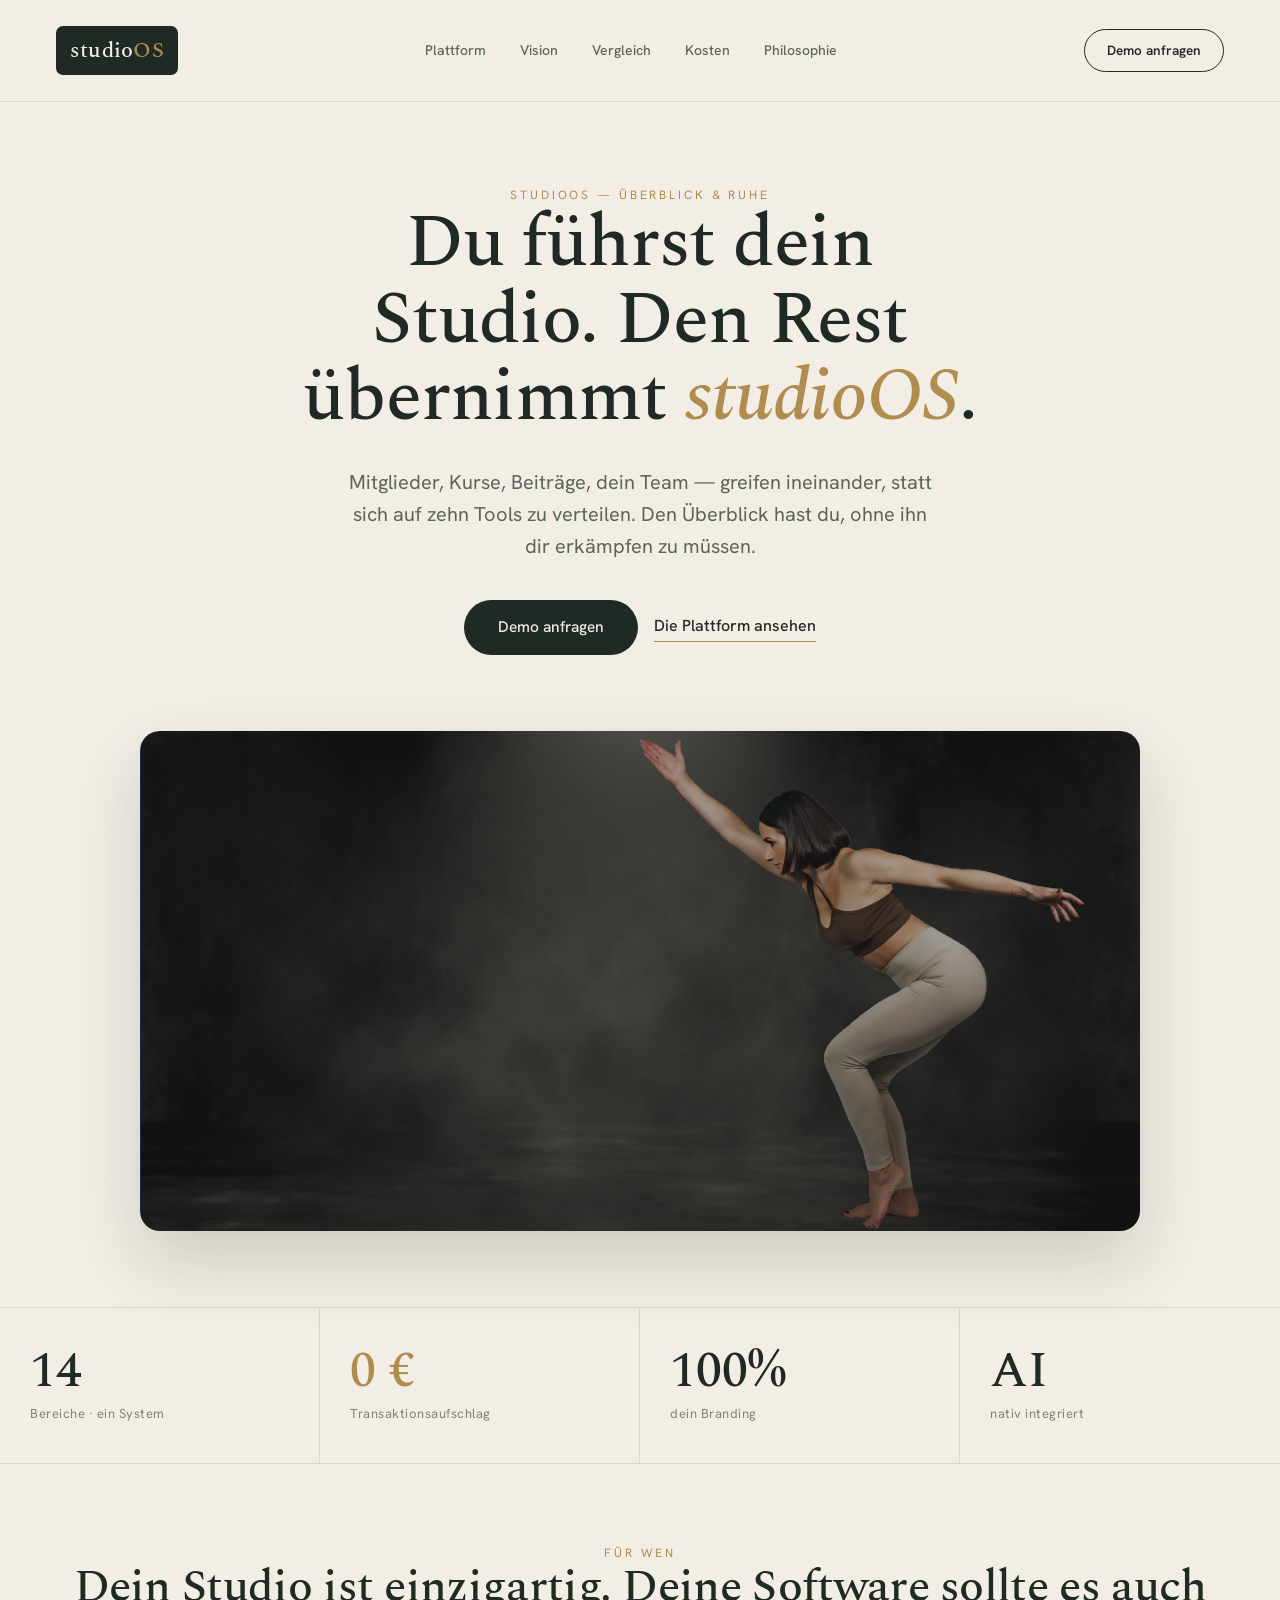
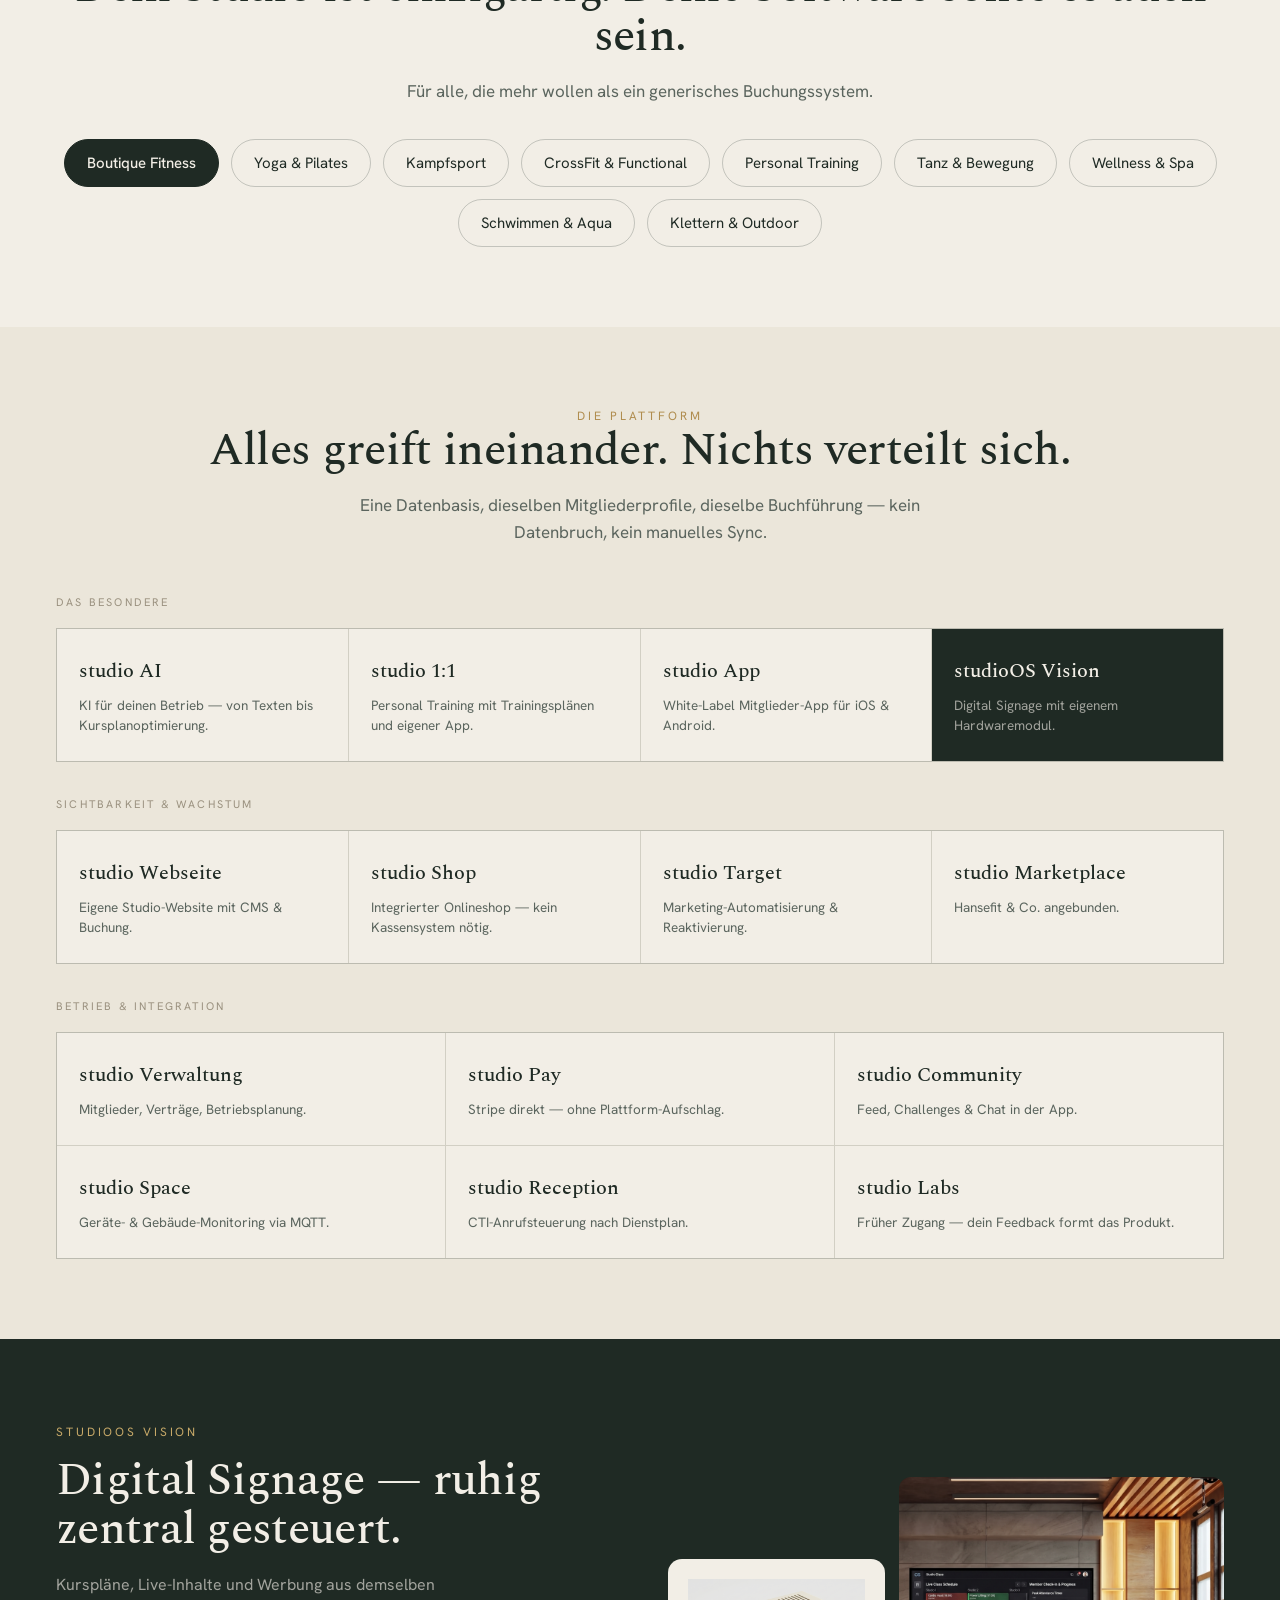
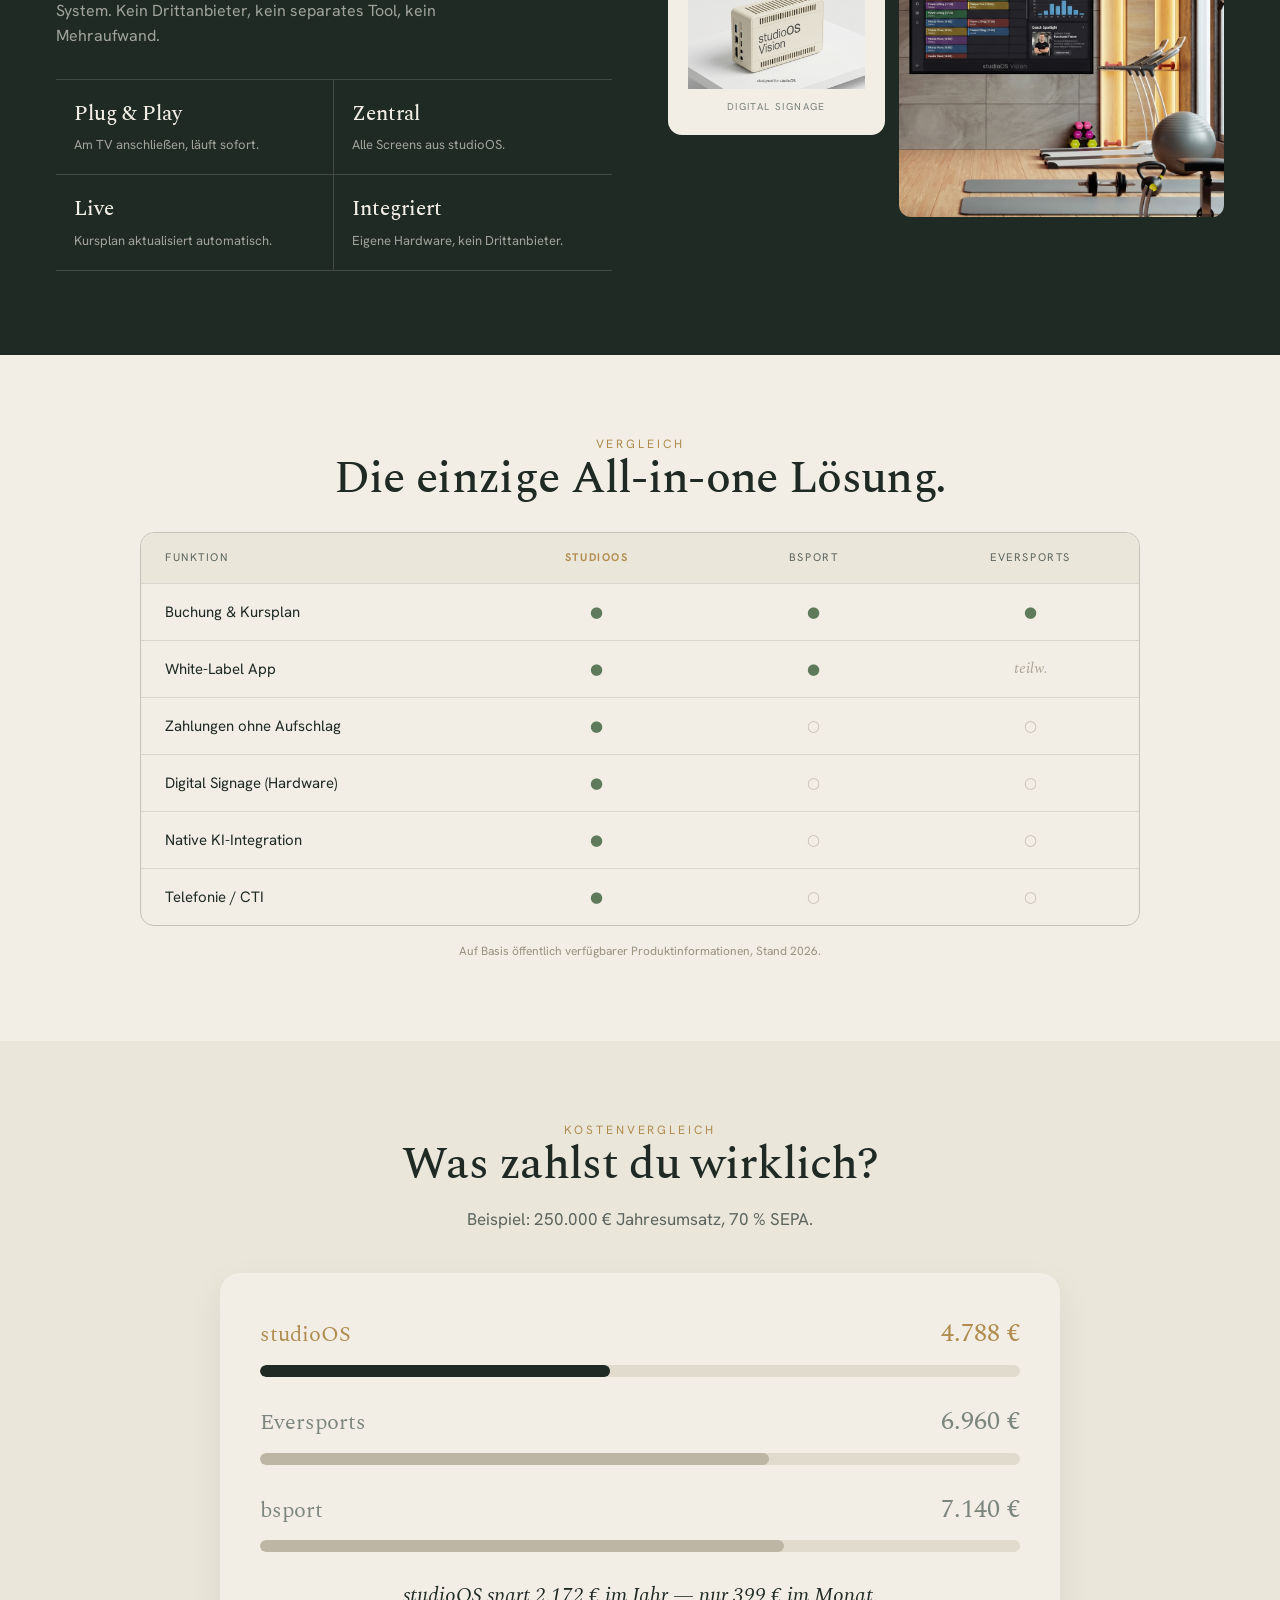
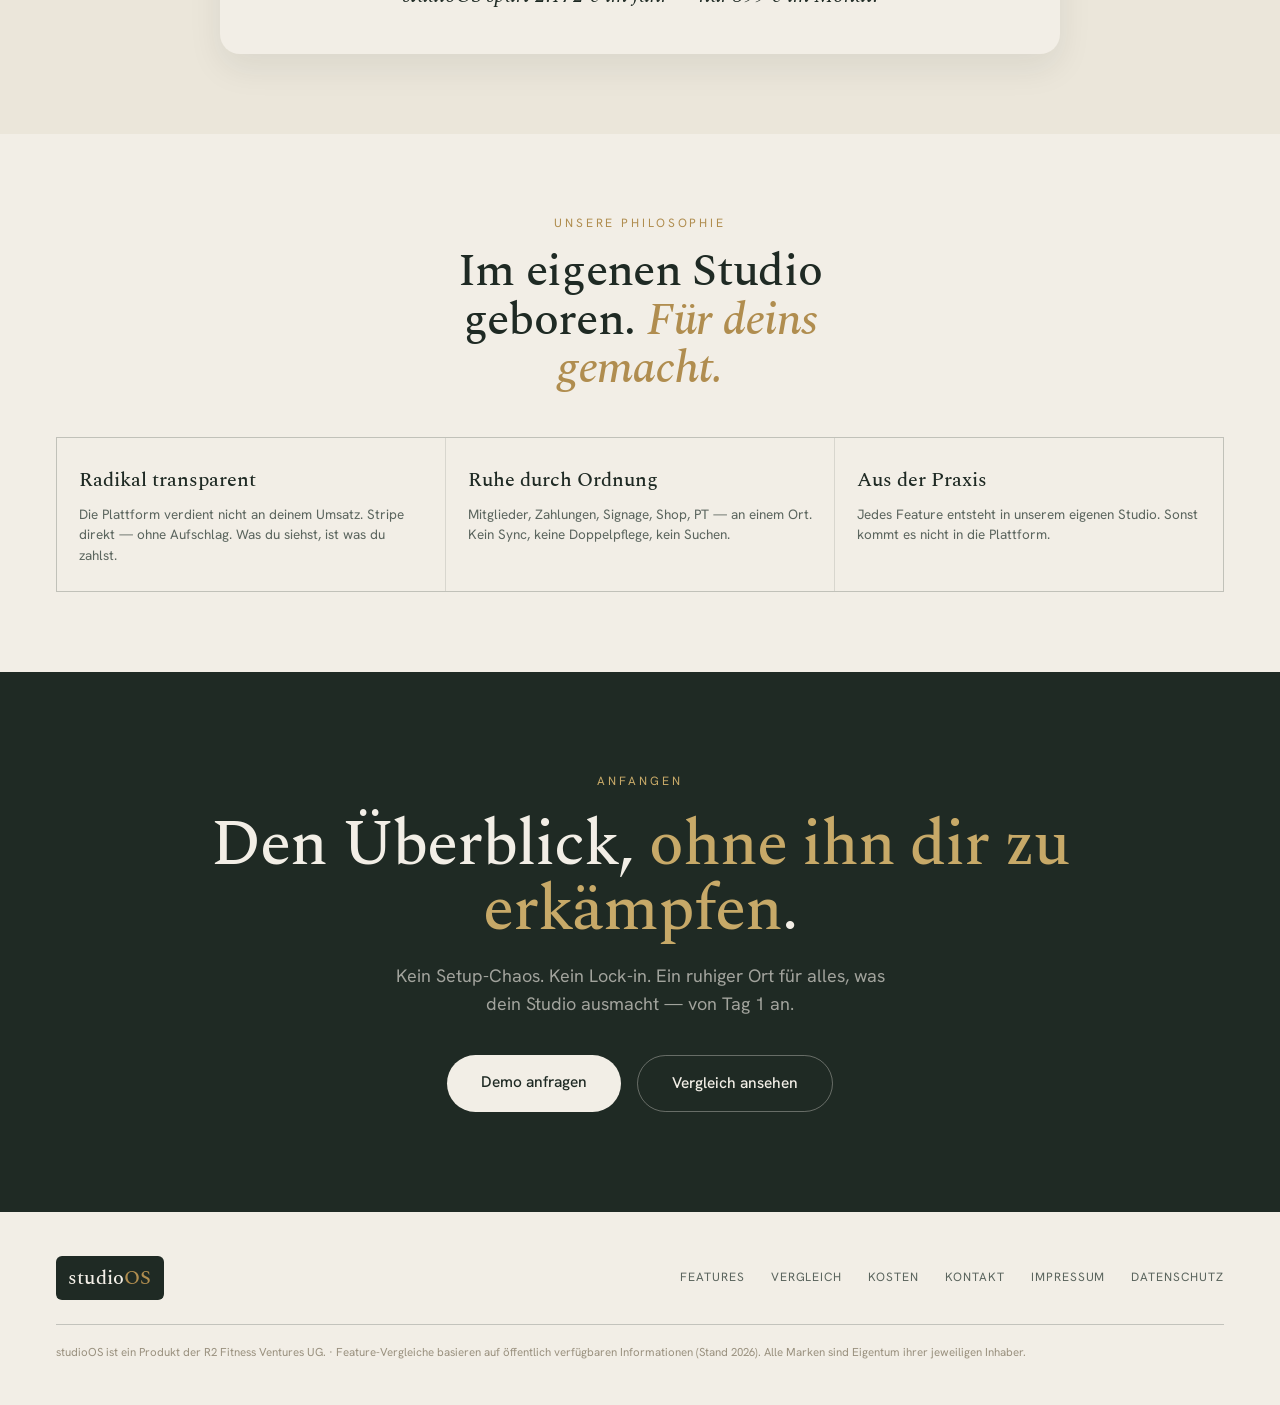
<file: _export-sereno/index.html>
<!DOCTYPE html>
<html lang="de">
<head>
  <meta charset="UTF-8">
  <meta name="viewport" content="width=device-width, initial-scale=1">
  <title>studioOS — Sereno</title>
  <link rel="stylesheet" href="studioOS-sereno.css">
</head>
<body>

  <!-- NAV -->
  <header class="nav">
    <div class="brand"><span class="brand__studio">studio</span><span class="brand__os">OS</span></div>
    <nav class="nav__links">
      <a href="#plattform">Plattform</a>
      <a href="#vision">Vision</a>
      <a href="#vergleich">Vergleich</a>
      <a href="#kosten">Kosten</a>
      <a href="#philosophie">Philosophie</a>
    </nav>
    <a class="btn btn--ghost btn--sm">Demo anfragen</a>
  </header>

  <!-- HERO -->
  <section class="hero">
    <div class="eyebrow">studioOS — Überblick &amp; Ruhe</div>
    <h1 class="hero__title">Du führst dein Studio. Den Rest übernimmt <span class="accent italic">studioOS</span>.</h1>
    <p class="hero__lead">Mitglieder, Kurse, Beiträge, dein Team — greifen ineinander, statt sich auf zehn Tools zu verteilen. Den Überblick hast du, ohne ihn dir erkämpfen zu müssen.</p>
    <div class="hero__actions">
      <a class="btn btn--primary">Demo anfragen</a>
      <a class="link-underline">Die Plattform ansehen</a>
    </div>
  </section>

  <!-- SHOWCASE -->
  <div class="showcase">
    <div class="showcase__frame">
      <img class="showcase__img" src="assets/Tops.png" alt="Studio">
    </div>
  </div>

  <!-- STATS -->
  <section class="stats">
    <div class="stats__item"><div class="stats__num">14</div><div class="stats__label">Bereiche · ein System</div></div>
    <div class="stats__item"><div class="stats__num stats__num--accent">0 €</div><div class="stats__label">Transaktionsaufschlag</div></div>
    <div class="stats__item"><div class="stats__num">100%</div><div class="stats__label">dein Branding</div></div>
    <div class="stats__item"><div class="stats__num">AI</div><div class="stats__label">nativ integriert</div></div>
  </section>

  <!-- FÜR WEN -->
  <section class="section section--center">
    <div class="eyebrow">Für wen</div>
    <h2 class="section__title">Dein Studio ist einzigartig. Deine Software sollte es auch sein.</h2>
    <p class="section__lead">Für alle, die mehr wollen als ein generisches Buchungssystem.</p>
    <div class="chips" style="margin-top:34px;">
      <span class="chip chip--filled">Boutique Fitness</span>
      <span class="chip">Yoga &amp; Pilates</span>
      <span class="chip">Kampfsport</span>
      <span class="chip">CrossFit &amp; Functional</span>
      <span class="chip">Personal Training</span>
      <span class="chip">Tanz &amp; Bewegung</span>
      <span class="chip">Wellness &amp; Spa</span>
      <span class="chip">Schwimmen &amp; Aqua</span>
      <span class="chip">Klettern &amp; Outdoor</span>
    </div>
  </section>

  <!-- PLATTFORM / FEATURES -->
  <section class="section section--alt section--center" id="plattform">
    <div class="eyebrow">Die Plattform</div>
    <h2 class="section__title">Alles greift ineinander. Nichts verteilt sich.</h2>
    <p class="section__lead">Eine Datenbasis, dieselben Mitgliederprofile, dieselbe Buchführung — kein Datenbruch, kein manuelles Sync.</p>

    <div style="text-align:left; margin-top:48px;">
      <div class="group-label">Das Besondere</div>
      <div class="feature-grid feature-grid--4" style="margin-bottom:34px;">
        <div class="feature-card"><div class="feature-card__name">studio AI</div><p class="feature-card__desc">KI für deinen Betrieb — von Texten bis Kursplanoptimierung.</p></div>
        <div class="feature-card"><div class="feature-card__name">studio 1:1</div><p class="feature-card__desc">Personal Training mit Trainingsplänen und eigener App.</p></div>
        <div class="feature-card"><div class="feature-card__name">studio App</div><p class="feature-card__desc">White-Label Mitglieder-App für iOS &amp; Android.</p></div>
        <div class="feature-card feature-card--ink"><div class="feature-card__name">studioOS Vision</div><p class="feature-card__desc">Digital Signage mit eigenem Hardwaremodul.</p></div>
      </div>

      <div class="group-label">Sichtbarkeit &amp; Wachstum</div>
      <div class="feature-grid feature-grid--4" style="margin-bottom:34px;">
        <div class="feature-card"><div class="feature-card__name">studio Webseite</div><p class="feature-card__desc">Eigene Studio-Website mit CMS &amp; Buchung.</p></div>
        <div class="feature-card"><div class="feature-card__name">studio Shop</div><p class="feature-card__desc">Integrierter Onlineshop — kein Kassensystem nötig.</p></div>
        <div class="feature-card"><div class="feature-card__name">studio Target</div><p class="feature-card__desc">Marketing-Automatisierung &amp; Reaktivierung.</p></div>
        <div class="feature-card"><div class="feature-card__name">studio Marketplace</div><p class="feature-card__desc">Hansefit &amp; Co. angebunden.</p></div>
      </div>

      <div class="group-label">Betrieb &amp; Integration</div>
      <div class="feature-grid feature-grid--3">
        <div class="feature-card"><div class="feature-card__name">studio Verwaltung</div><p class="feature-card__desc">Mitglieder, Verträge, Betriebsplanung.</p></div>
        <div class="feature-card"><div class="feature-card__name">studio Pay</div><p class="feature-card__desc">Stripe direkt — ohne Plattform-Aufschlag.</p></div>
        <div class="feature-card"><div class="feature-card__name">studio Community</div><p class="feature-card__desc">Feed, Challenges &amp; Chat in der App.</p></div>
        <div class="feature-card"><div class="feature-card__name">studio Space</div><p class="feature-card__desc">Geräte- &amp; Gebäude-Monitoring via MQTT.</p></div>
        <div class="feature-card"><div class="feature-card__name">studio Reception</div><p class="feature-card__desc">CTI-Anrufsteuerung nach Dienstplan.</p></div>
        <div class="feature-card"><div class="feature-card__name">studio Labs</div><p class="feature-card__desc">Früher Zugang — dein Feedback formt das Produkt.</p></div>
      </div>
    </div>
  </section>

  <!-- VISION -->
  <section class="vision" id="vision">
    <div class="vision__grid">
      <div>
        <div class="eyebrow accent-light" style="color:var(--brass-light);">studioOS Vision</div>
        <h2 class="section__title" style="margin:14px 0 18px;">Digital Signage — ruhig zentral gesteuert.</h2>
        <p style="font-size:16px; color:var(--on-ink-muted); max-width:48ch; margin:0 0 30px;">Kurspläne, Live-Inhalte und Werbung aus demselben System. Kein Drittanbieter, kein separates Tool, kein Mehraufwand.</p>
        <div class="vision__features">
          <div class="vision__feature"><h4>Plug &amp; Play</h4><p>Am TV anschließen, läuft sofort.</p></div>
          <div class="vision__feature"><h4>Zentral</h4><p>Alle Screens aus studioOS.</p></div>
          <div class="vision__feature"><h4>Live</h4><p>Kursplan aktualisiert automatisch.</p></div>
          <div class="vision__feature"><h4>Integriert</h4><p>Eigene Hardware, kein Drittanbieter.</p></div>
        </div>
      </div>
      <div style="display:grid; grid-template-columns:.8fr 1.2fr; gap:14px; align-items:center;">
        <div style="background:var(--cream); border-radius:14px; padding:20px; text-align:center;">
          <img src="assets/StudioOSVision_Product.png" alt="Hardwaremodul">
          <div style="font-size:10px; letter-spacing:.14em; text-transform:uppercase; color:var(--text-soft); margin-top:10px;">Digital Signage</div>
        </div>
        <img src="assets/studioexample.png" alt="Auf dem Bildschirm" style="border-radius:12px;">
      </div>
    </div>
  </section>

  <!-- VERGLEICH -->
  <section class="section section--center" id="vergleich">
    <div class="eyebrow">Vergleich</div>
    <h2 class="section__title" style="margin-bottom:30px;">Die einzige All-in-one Lösung.</h2>
    <div class="compare">
      <div class="compare__row compare__head">
        <div class="compare__cell compare__cell--label">Funktion</div>
        <div class="compare__cell compare__cell--own">studioOS</div>
        <div class="compare__cell">bsport</div>
        <div class="compare__cell">Eversports</div>
      </div>
      <div class="compare__row"><div class="compare__cell compare__cell--label">Buchung &amp; Kursplan</div><div class="compare__cell compare__yes">●</div><div class="compare__cell compare__yes">●</div><div class="compare__cell compare__yes">●</div></div>
      <div class="compare__row"><div class="compare__cell compare__cell--label">White-Label App</div><div class="compare__cell compare__yes">●</div><div class="compare__cell compare__yes">●</div><div class="compare__cell compare__part">teilw.</div></div>
      <div class="compare__row"><div class="compare__cell compare__cell--label">Zahlungen ohne Aufschlag</div><div class="compare__cell compare__yes">●</div><div class="compare__cell compare__no">○</div><div class="compare__cell compare__no">○</div></div>
      <div class="compare__row"><div class="compare__cell compare__cell--label">Digital Signage (Hardware)</div><div class="compare__cell compare__yes">●</div><div class="compare__cell compare__no">○</div><div class="compare__cell compare__no">○</div></div>
      <div class="compare__row"><div class="compare__cell compare__cell--label">Native KI-Integration</div><div class="compare__cell compare__yes">●</div><div class="compare__cell compare__no">○</div><div class="compare__cell compare__no">○</div></div>
      <div class="compare__row"><div class="compare__cell compare__cell--label">Telefonie / CTI</div><div class="compare__cell compare__yes">●</div><div class="compare__cell compare__no">○</div><div class="compare__cell compare__no">○</div></div>
    </div>
    <p style="font-size:12px; color:var(--text-faint); margin:16px auto 0;">Auf Basis öffentlich verfügbarer Produktinformationen, Stand 2026.</p>
  </section>

  <!-- KOSTEN -->
  <section class="section section--alt section--center" id="kosten">
    <div class="eyebrow">Kostenvergleich</div>
    <h2 class="section__title" style="margin-bottom:8px;">Was zahlst du wirklich?</h2>
    <p class="section__lead" style="margin-bottom:40px;">Beispiel: 250.000 € Jahresumsatz, 70 % SEPA.</p>
    <div class="cost-card">
      <div class="cost-row cost-row--own">
        <div class="cost-row__head"><span class="cost-row__name">studioOS</span><span class="cost-row__value">4.788 €</span></div>
        <div class="bar"><div class="bar__fill bar__fill--own" style="width:46%;"></div></div>
      </div>
      <div class="cost-row cost-row--rival">
        <div class="cost-row__head"><span class="cost-row__name">Eversports</span><span class="cost-row__value">6.960 €</span></div>
        <div class="bar"><div class="bar__fill bar__fill--rival" style="width:67%;"></div></div>
      </div>
      <div class="cost-row cost-row--rival">
        <div class="cost-row__head"><span class="cost-row__name">bsport</span><span class="cost-row__value">7.140 €</span></div>
        <div class="bar"><div class="bar__fill bar__fill--rival" style="width:69%;"></div></div>
      </div>
      <p class="cost-note">studioOS spart 2.172 € im Jahr — nur 399 € im Monat.</p>
    </div>
  </section>

  <!-- PHILOSOPHIE -->
  <section class="section section--center" id="philosophie">
    <div class="eyebrow">Unsere Philosophie</div>
    <h2 class="section__title" style="max-width:18ch; margin:14px auto 44px;">Im eigenen Studio geboren. <span class="accent italic">Für deins gemacht.</span></h2>
    <div class="feature-grid feature-grid--3" style="text-align:left;">
      <div class="feature-card"><div class="feature-card__name">Radikal transparent</div><p class="feature-card__desc">Die Plattform verdient nicht an deinem Umsatz. Stripe direkt — ohne Aufschlag. Was du siehst, ist was du zahlst.</p></div>
      <div class="feature-card"><div class="feature-card__name">Ruhe durch Ordnung</div><p class="feature-card__desc">Mitglieder, Zahlungen, Signage, Shop, PT — an einem Ort. Kein Sync, keine Doppelpflege, kein Suchen.</p></div>
      <div class="feature-card"><div class="feature-card__name">Aus der Praxis</div><p class="feature-card__desc">Jedes Feature entsteht in unserem eigenen Studio. Sonst kommt es nicht in die Plattform.</p></div>
    </div>
  </section>

  <!-- CTA -->
  <section class="cta">
    <div class="eyebrow accent-light" style="color:var(--brass-light);">Anfangen</div>
    <h2 class="cta__title" style="margin-top:22px;">Den Überblick, <span class="accent">ohne ihn dir zu erkämpfen</span>.</h2>
    <p class="cta__lead">Kein Setup-Chaos. Kein Lock-in. Ein ruhiger Ort für alles, was dein Studio ausmacht — von Tag 1 an.</p>
    <div style="display:flex; gap:16px; justify-content:center;">
      <a class="btn btn--on-ink">Demo anfragen</a>
      <a class="btn" style="border:1px solid rgba(242,238,230,.34); color:var(--on-ink);">Vergleich ansehen</a>
    </div>
  </section>

  <!-- FOOTER -->
  <footer class="footer">
    <div class="footer__top">
      <div class="brand brand--sm"><span class="brand__studio">studio</span><span class="brand__os">OS</span></div>
      <nav class="footer__links">
        <a href="#plattform">Features</a>
        <a href="#vergleich">Vergleich</a>
        <a href="#kosten">Kosten</a>
        <a>Kontakt</a>
        <a>Impressum</a>
        <a>Datenschutz</a>
      </nav>
    </div>
    <p class="footer__legal">studioOS ist ein Produkt der R2 Fitness Ventures UG. · Feature-Vergleiche basieren auf öffentlich verfügbaren Informationen (Stand 2026). Alle Marken sind Eigentum ihrer jeweiligen Inhaber.</p>
  </footer>

</body>
</html>
</file>
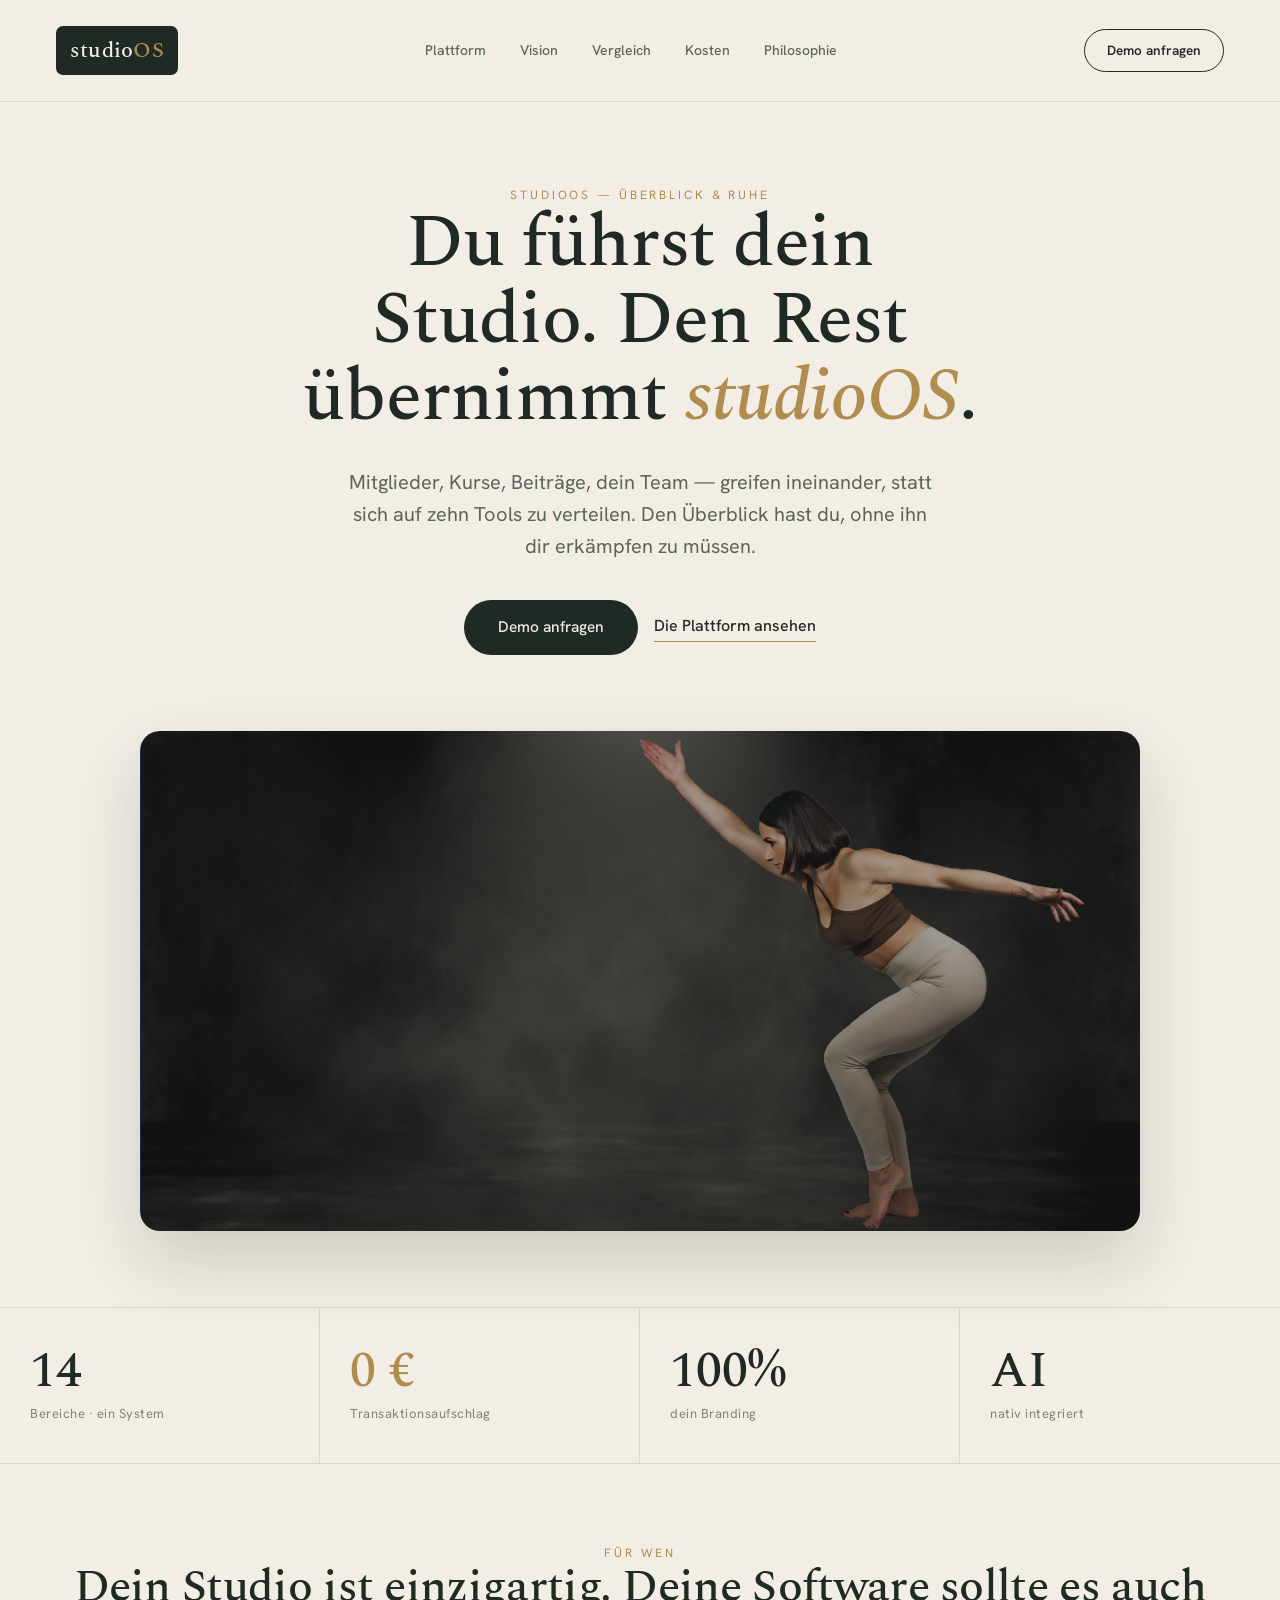
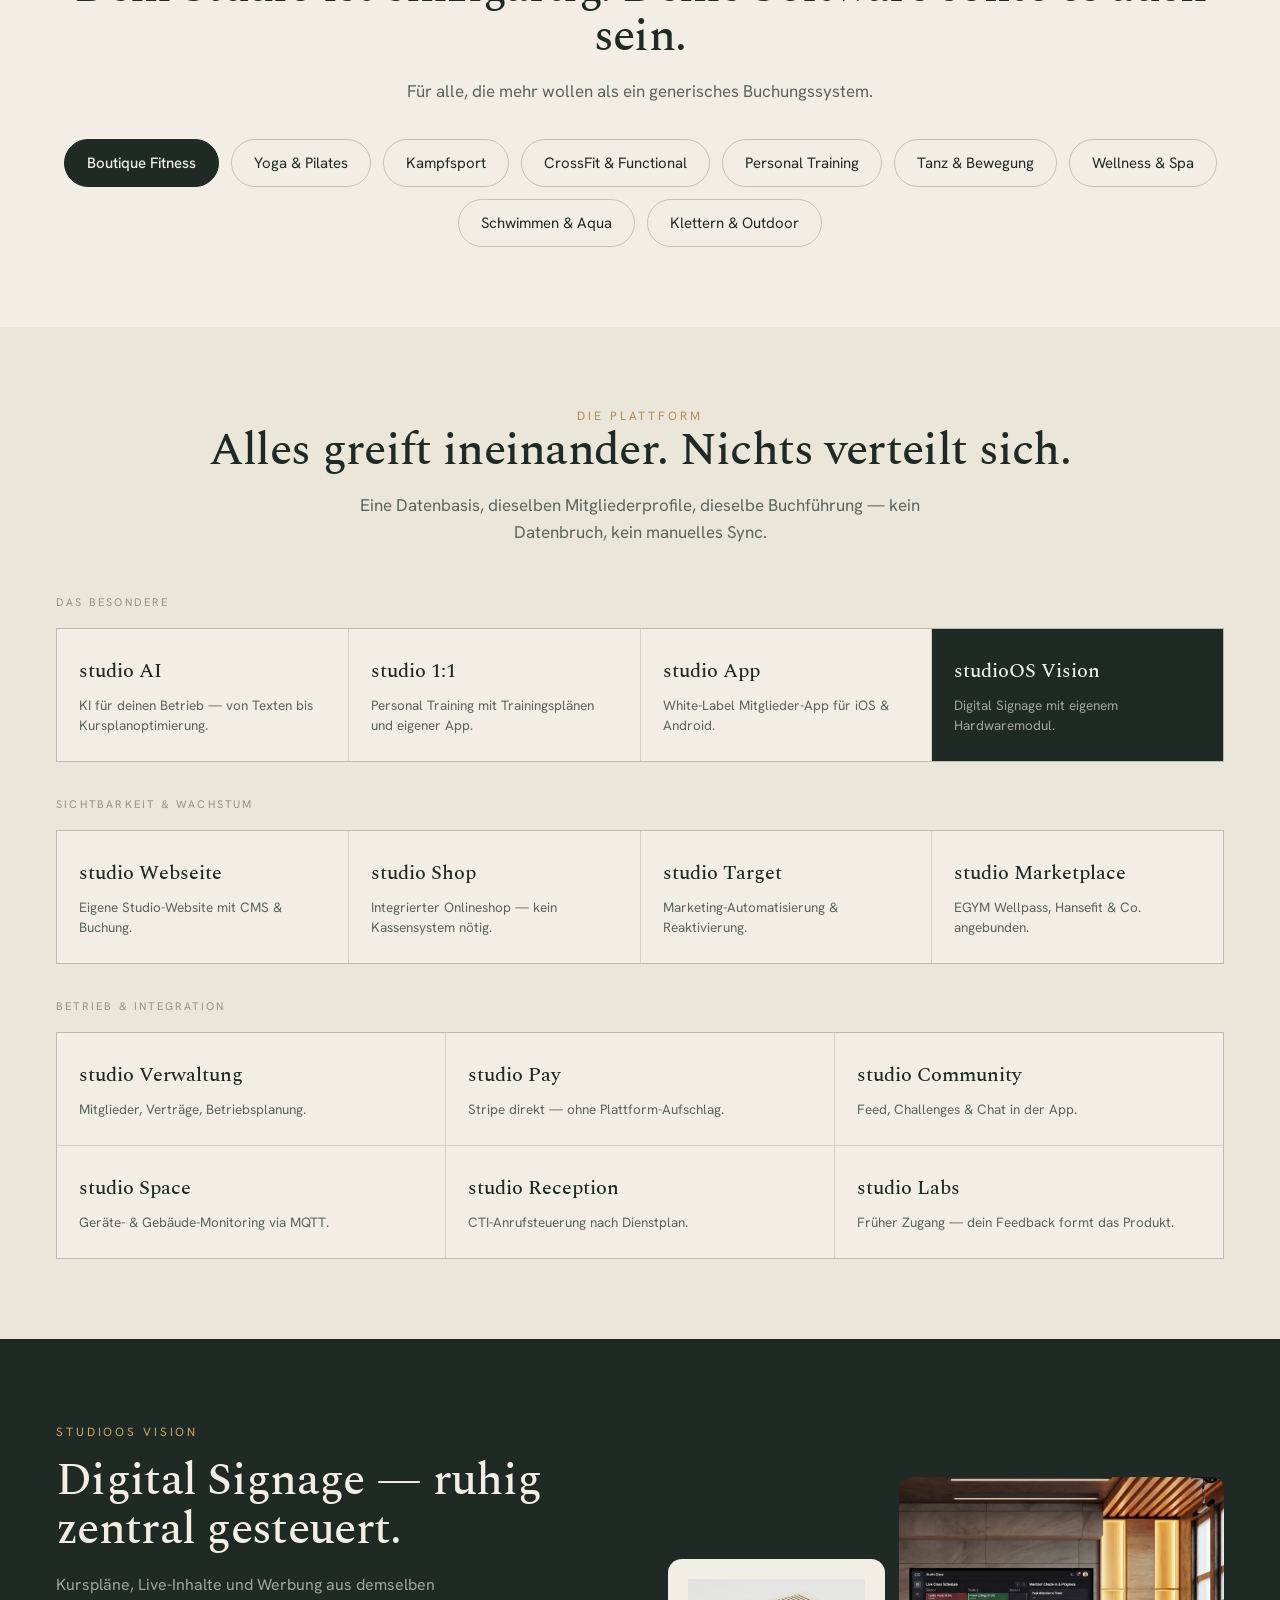
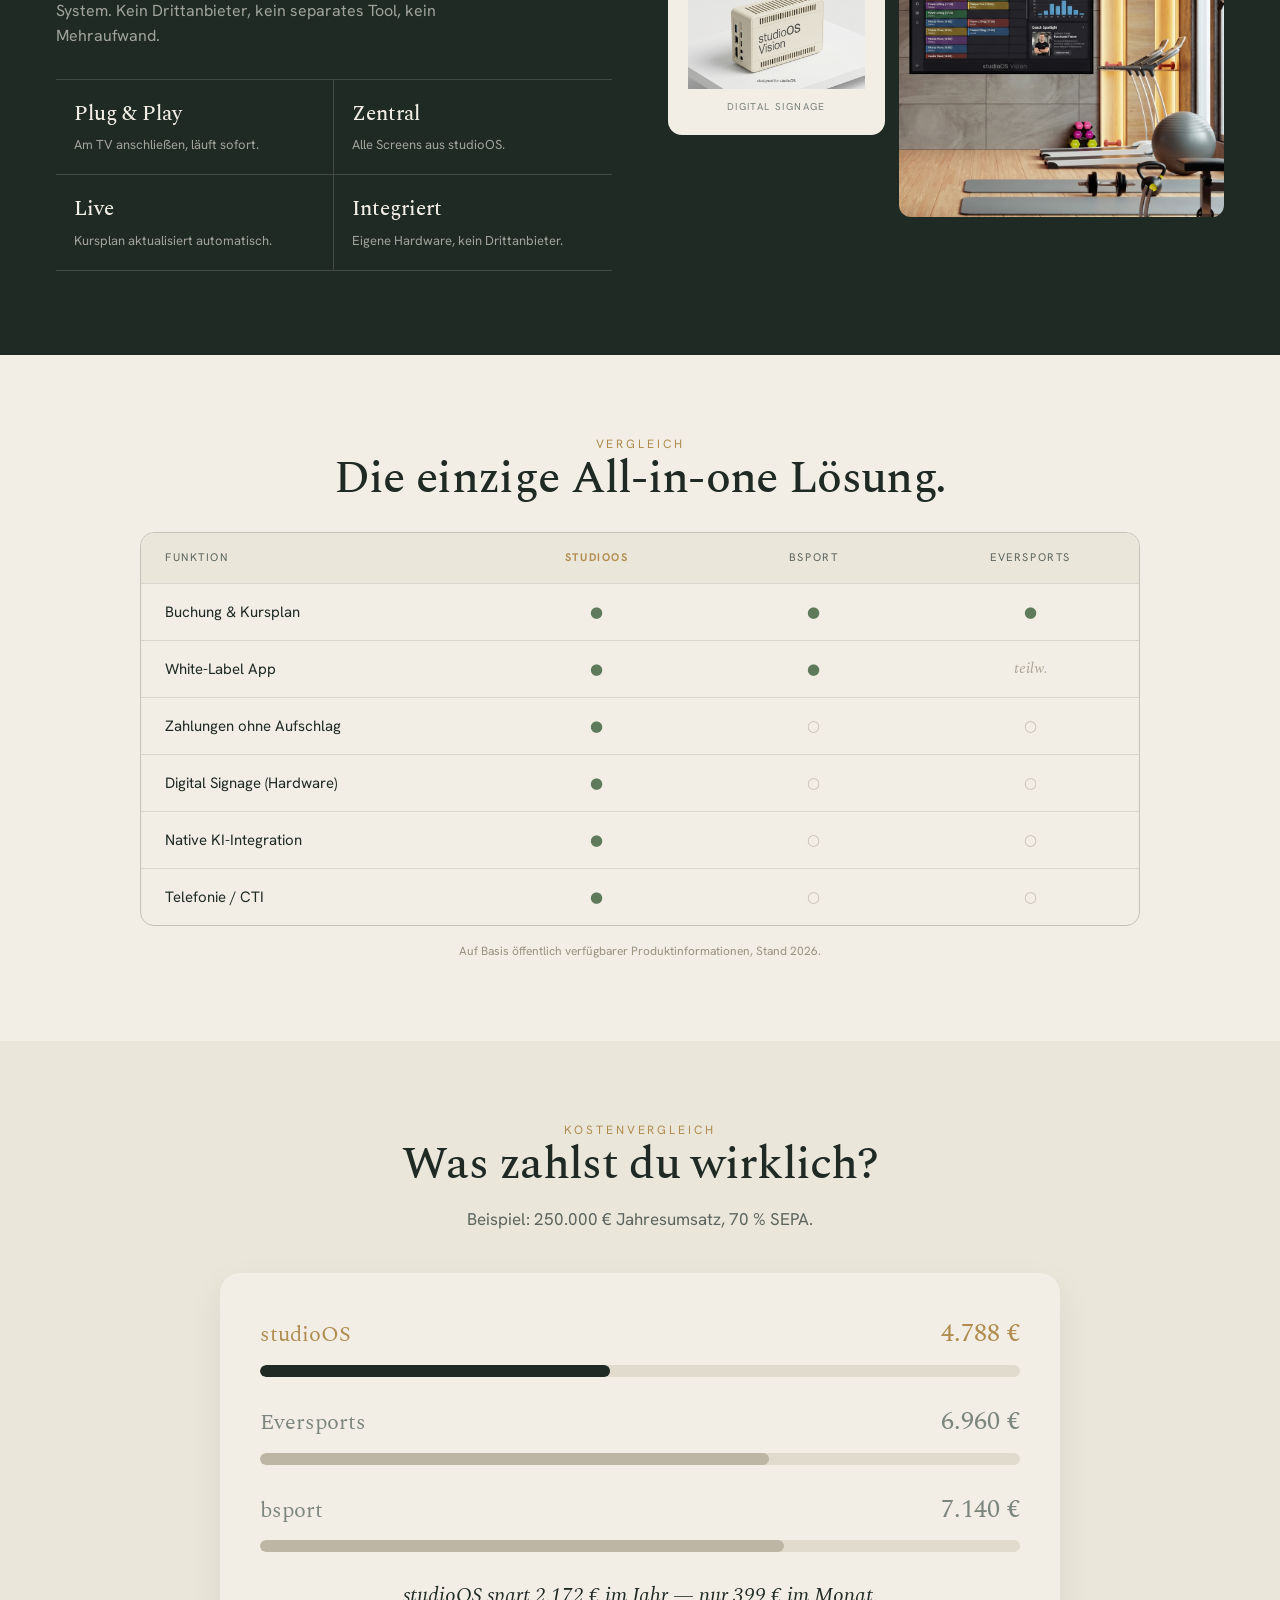
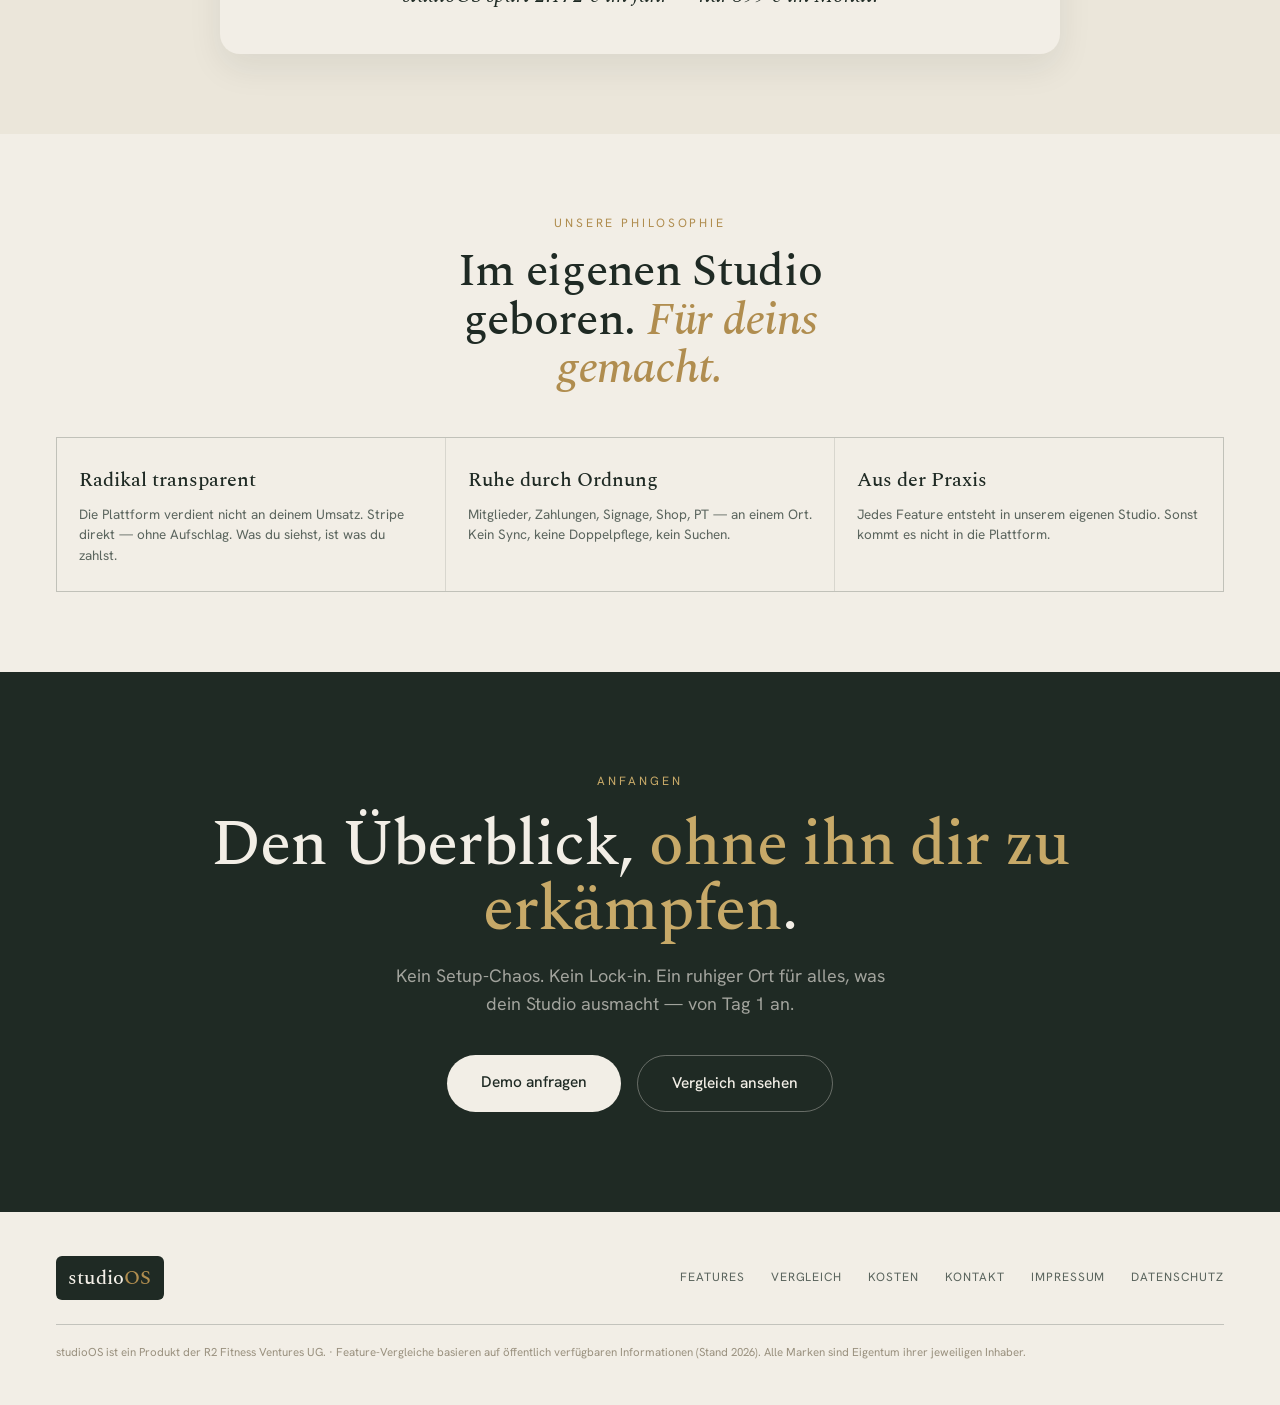
<file: export-sereno/index.html>
<!DOCTYPE html>
<html lang="de">
<head>
  <meta charset="UTF-8">
  <meta name="viewport" content="width=device-width, initial-scale=1">
  <title>studioOS — Sereno</title>
  <link rel="stylesheet" href="studioOS-sereno.css">
</head>
<body>

  <!-- NAV -->
  <header class="nav">
    <div class="brand"><span class="brand__studio">studio</span><span class="brand__os">OS</span></div>
    <nav class="nav__links">
      <a href="#plattform">Plattform</a>
      <a href="#vision">Vision</a>
      <a href="#vergleich">Vergleich</a>
      <a href="#kosten">Kosten</a>
      <a href="#philosophie">Philosophie</a>
    </nav>
    <a class="btn btn--ghost btn--sm">Demo anfragen</a>
  </header>

  <!-- HERO -->
  <section class="hero">
    <div class="eyebrow">studioOS — Überblick &amp; Ruhe</div>
    <h1 class="hero__title">Du führst dein Studio. Den Rest übernimmt <span class="accent italic">studioOS</span>.</h1>
    <p class="hero__lead">Mitglieder, Kurse, Beiträge, dein Team — greifen ineinander, statt sich auf zehn Tools zu verteilen. Den Überblick hast du, ohne ihn dir erkämpfen zu müssen.</p>
    <div class="hero__actions">
      <a class="btn btn--primary">Demo anfragen</a>
      <a class="link-underline">Die Plattform ansehen</a>
    </div>
  </section>

  <!-- SHOWCASE -->
  <div class="showcase">
    <div class="showcase__frame">
      <img class="showcase__img" src="assets/Tops.png" alt="Studio">
    </div>
  </div>

  <!-- STATS -->
  <section class="stats">
    <div class="stats__item"><div class="stats__num">14</div><div class="stats__label">Bereiche · ein System</div></div>
    <div class="stats__item"><div class="stats__num stats__num--accent">0 €</div><div class="stats__label">Transaktionsaufschlag</div></div>
    <div class="stats__item"><div class="stats__num">100%</div><div class="stats__label">dein Branding</div></div>
    <div class="stats__item"><div class="stats__num">AI</div><div class="stats__label">nativ integriert</div></div>
  </section>

  <!-- FÜR WEN -->
  <section class="section section--center">
    <div class="eyebrow">Für wen</div>
    <h2 class="section__title">Dein Studio ist einzigartig. Deine Software sollte es auch sein.</h2>
    <p class="section__lead">Für alle, die mehr wollen als ein generisches Buchungssystem.</p>
    <div class="chips" style="margin-top:34px;">
      <span class="chip chip--filled">Boutique Fitness</span>
      <span class="chip">Yoga &amp; Pilates</span>
      <span class="chip">Kampfsport</span>
      <span class="chip">CrossFit &amp; Functional</span>
      <span class="chip">Personal Training</span>
      <span class="chip">Tanz &amp; Bewegung</span>
      <span class="chip">Wellness &amp; Spa</span>
      <span class="chip">Schwimmen &amp; Aqua</span>
      <span class="chip">Klettern &amp; Outdoor</span>
    </div>
  </section>

  <!-- PLATTFORM / FEATURES -->
  <section class="section section--alt section--center" id="plattform">
    <div class="eyebrow">Die Plattform</div>
    <h2 class="section__title">Alles greift ineinander. Nichts verteilt sich.</h2>
    <p class="section__lead">Eine Datenbasis, dieselben Mitgliederprofile, dieselbe Buchführung — kein Datenbruch, kein manuelles Sync.</p>

    <div style="text-align:left; margin-top:48px;">
      <div class="group-label">Das Besondere</div>
      <div class="feature-grid feature-grid--4" style="margin-bottom:34px;">
        <div class="feature-card"><div class="feature-card__name">studio AI</div><p class="feature-card__desc">KI für deinen Betrieb — von Texten bis Kursplanoptimierung.</p></div>
        <div class="feature-card"><div class="feature-card__name">studio 1:1</div><p class="feature-card__desc">Personal Training mit Trainingsplänen und eigener App.</p></div>
        <div class="feature-card"><div class="feature-card__name">studio App</div><p class="feature-card__desc">White-Label Mitglieder-App für iOS &amp; Android.</p></div>
        <div class="feature-card feature-card--ink"><div class="feature-card__name">studioOS Vision</div><p class="feature-card__desc">Digital Signage mit eigenem Hardwaremodul.</p></div>
      </div>

      <div class="group-label">Sichtbarkeit &amp; Wachstum</div>
      <div class="feature-grid feature-grid--4" style="margin-bottom:34px;">
        <div class="feature-card"><div class="feature-card__name">studio Webseite</div><p class="feature-card__desc">Eigene Studio-Website mit CMS &amp; Buchung.</p></div>
        <div class="feature-card"><div class="feature-card__name">studio Shop</div><p class="feature-card__desc">Integrierter Onlineshop — kein Kassensystem nötig.</p></div>
        <div class="feature-card"><div class="feature-card__name">studio Target</div><p class="feature-card__desc">Marketing-Automatisierung &amp; Reaktivierung.</p></div>
        <div class="feature-card"><div class="feature-card__name">studio Marketplace</div><p class="feature-card__desc">EGYM Wellpass, Hansefit &amp; Co. angebunden.</p></div>
      </div>

      <div class="group-label">Betrieb &amp; Integration</div>
      <div class="feature-grid feature-grid--3">
        <div class="feature-card"><div class="feature-card__name">studio Verwaltung</div><p class="feature-card__desc">Mitglieder, Verträge, Betriebsplanung.</p></div>
        <div class="feature-card"><div class="feature-card__name">studio Pay</div><p class="feature-card__desc">Stripe direkt — ohne Plattform-Aufschlag.</p></div>
        <div class="feature-card"><div class="feature-card__name">studio Community</div><p class="feature-card__desc">Feed, Challenges &amp; Chat in der App.</p></div>
        <div class="feature-card"><div class="feature-card__name">studio Space</div><p class="feature-card__desc">Geräte- &amp; Gebäude-Monitoring via MQTT.</p></div>
        <div class="feature-card"><div class="feature-card__name">studio Reception</div><p class="feature-card__desc">CTI-Anrufsteuerung nach Dienstplan.</p></div>
        <div class="feature-card"><div class="feature-card__name">studio Labs</div><p class="feature-card__desc">Früher Zugang — dein Feedback formt das Produkt.</p></div>
      </div>
    </div>
  </section>

  <!-- VISION -->
  <section class="vision" id="vision">
    <div class="vision__grid">
      <div>
        <div class="eyebrow accent-light" style="color:var(--brass-light);">studioOS Vision</div>
        <h2 class="section__title" style="margin:14px 0 18px;">Digital Signage — ruhig zentral gesteuert.</h2>
        <p style="font-size:16px; color:var(--on-ink-muted); max-width:48ch; margin:0 0 30px;">Kurspläne, Live-Inhalte und Werbung aus demselben System. Kein Drittanbieter, kein separates Tool, kein Mehraufwand.</p>
        <div class="vision__features">
          <div class="vision__feature"><h4>Plug &amp; Play</h4><p>Am TV anschließen, läuft sofort.</p></div>
          <div class="vision__feature"><h4>Zentral</h4><p>Alle Screens aus studioOS.</p></div>
          <div class="vision__feature"><h4>Live</h4><p>Kursplan aktualisiert automatisch.</p></div>
          <div class="vision__feature"><h4>Integriert</h4><p>Eigene Hardware, kein Drittanbieter.</p></div>
        </div>
      </div>
      <div style="display:grid; grid-template-columns:.8fr 1.2fr; gap:14px; align-items:center;">
        <div style="background:var(--cream); border-radius:14px; padding:20px; text-align:center;">
          <img src="assets/StudioOSVision_Product.png" alt="Hardwaremodul">
          <div style="font-size:10px; letter-spacing:.14em; text-transform:uppercase; color:var(--text-soft); margin-top:10px;">Digital Signage</div>
        </div>
        <img src="assets/studioexample.png" alt="Auf dem Bildschirm" style="border-radius:12px;">
      </div>
    </div>
  </section>

  <!-- VERGLEICH -->
  <section class="section section--center" id="vergleich">
    <div class="eyebrow">Vergleich</div>
    <h2 class="section__title" style="margin-bottom:30px;">Die einzige All-in-one Lösung.</h2>
    <div class="compare">
      <div class="compare__row compare__head">
        <div class="compare__cell compare__cell--label">Funktion</div>
        <div class="compare__cell compare__cell--own">studioOS</div>
        <div class="compare__cell">bsport</div>
        <div class="compare__cell">Eversports</div>
      </div>
      <div class="compare__row"><div class="compare__cell compare__cell--label">Buchung &amp; Kursplan</div><div class="compare__cell compare__yes">●</div><div class="compare__cell compare__yes">●</div><div class="compare__cell compare__yes">●</div></div>
      <div class="compare__row"><div class="compare__cell compare__cell--label">White-Label App</div><div class="compare__cell compare__yes">●</div><div class="compare__cell compare__yes">●</div><div class="compare__cell compare__part">teilw.</div></div>
      <div class="compare__row"><div class="compare__cell compare__cell--label">Zahlungen ohne Aufschlag</div><div class="compare__cell compare__yes">●</div><div class="compare__cell compare__no">○</div><div class="compare__cell compare__no">○</div></div>
      <div class="compare__row"><div class="compare__cell compare__cell--label">Digital Signage (Hardware)</div><div class="compare__cell compare__yes">●</div><div class="compare__cell compare__no">○</div><div class="compare__cell compare__no">○</div></div>
      <div class="compare__row"><div class="compare__cell compare__cell--label">Native KI-Integration</div><div class="compare__cell compare__yes">●</div><div class="compare__cell compare__no">○</div><div class="compare__cell compare__no">○</div></div>
      <div class="compare__row"><div class="compare__cell compare__cell--label">Telefonie / CTI</div><div class="compare__cell compare__yes">●</div><div class="compare__cell compare__no">○</div><div class="compare__cell compare__no">○</div></div>
    </div>
    <p style="font-size:12px; color:var(--text-faint); margin:16px auto 0;">Auf Basis öffentlich verfügbarer Produktinformationen, Stand 2026.</p>
  </section>

  <!-- KOSTEN -->
  <section class="section section--alt section--center" id="kosten">
    <div class="eyebrow">Kostenvergleich</div>
    <h2 class="section__title" style="margin-bottom:8px;">Was zahlst du wirklich?</h2>
    <p class="section__lead" style="margin-bottom:40px;">Beispiel: 250.000 € Jahresumsatz, 70 % SEPA.</p>
    <div class="cost-card">
      <div class="cost-row cost-row--own">
        <div class="cost-row__head"><span class="cost-row__name">studioOS</span><span class="cost-row__value">4.788 €</span></div>
        <div class="bar"><div class="bar__fill bar__fill--own" style="width:46%;"></div></div>
      </div>
      <div class="cost-row cost-row--rival">
        <div class="cost-row__head"><span class="cost-row__name">Eversports</span><span class="cost-row__value">6.960 €</span></div>
        <div class="bar"><div class="bar__fill bar__fill--rival" style="width:67%;"></div></div>
      </div>
      <div class="cost-row cost-row--rival">
        <div class="cost-row__head"><span class="cost-row__name">bsport</span><span class="cost-row__value">7.140 €</span></div>
        <div class="bar"><div class="bar__fill bar__fill--rival" style="width:69%;"></div></div>
      </div>
      <p class="cost-note">studioOS spart 2.172 € im Jahr — nur 399 € im Monat.</p>
    </div>
  </section>

  <!-- PHILOSOPHIE -->
  <section class="section section--center" id="philosophie">
    <div class="eyebrow">Unsere Philosophie</div>
    <h2 class="section__title" style="max-width:18ch; margin:14px auto 44px;">Im eigenen Studio geboren. <span class="accent italic">Für deins gemacht.</span></h2>
    <div class="feature-grid feature-grid--3" style="text-align:left;">
      <div class="feature-card"><div class="feature-card__name">Radikal transparent</div><p class="feature-card__desc">Die Plattform verdient nicht an deinem Umsatz. Stripe direkt — ohne Aufschlag. Was du siehst, ist was du zahlst.</p></div>
      <div class="feature-card"><div class="feature-card__name">Ruhe durch Ordnung</div><p class="feature-card__desc">Mitglieder, Zahlungen, Signage, Shop, PT — an einem Ort. Kein Sync, keine Doppelpflege, kein Suchen.</p></div>
      <div class="feature-card"><div class="feature-card__name">Aus der Praxis</div><p class="feature-card__desc">Jedes Feature entsteht in unserem eigenen Studio. Sonst kommt es nicht in die Plattform.</p></div>
    </div>
  </section>

  <!-- CTA -->
  <section class="cta">
    <div class="eyebrow accent-light" style="color:var(--brass-light);">Anfangen</div>
    <h2 class="cta__title" style="margin-top:22px;">Den Überblick, <span class="accent">ohne ihn dir zu erkämpfen</span>.</h2>
    <p class="cta__lead">Kein Setup-Chaos. Kein Lock-in. Ein ruhiger Ort für alles, was dein Studio ausmacht — von Tag 1 an.</p>
    <div style="display:flex; gap:16px; justify-content:center;">
      <a class="btn btn--on-ink">Demo anfragen</a>
      <a class="btn" style="border:1px solid rgba(242,238,230,.34); color:var(--on-ink);">Vergleich ansehen</a>
    </div>
  </section>

  <!-- FOOTER -->
  <footer class="footer">
    <div class="footer__top">
      <div class="brand brand--sm"><span class="brand__studio">studio</span><span class="brand__os">OS</span></div>
      <nav class="footer__links">
        <a href="#plattform">Features</a>
        <a href="#vergleich">Vergleich</a>
        <a href="#kosten">Kosten</a>
        <a>Kontakt</a>
        <a>Impressum</a>
        <a>Datenschutz</a>
      </nav>
    </div>
    <p class="footer__legal">studioOS ist ein Produkt der R2 Fitness Ventures UG. · Feature-Vergleiche basieren auf öffentlich verfügbaren Informationen (Stand 2026). Alle Marken sind Eigentum ihrer jeweiligen Inhaber.</p>
  </footer>

</body>
</html>
</file>
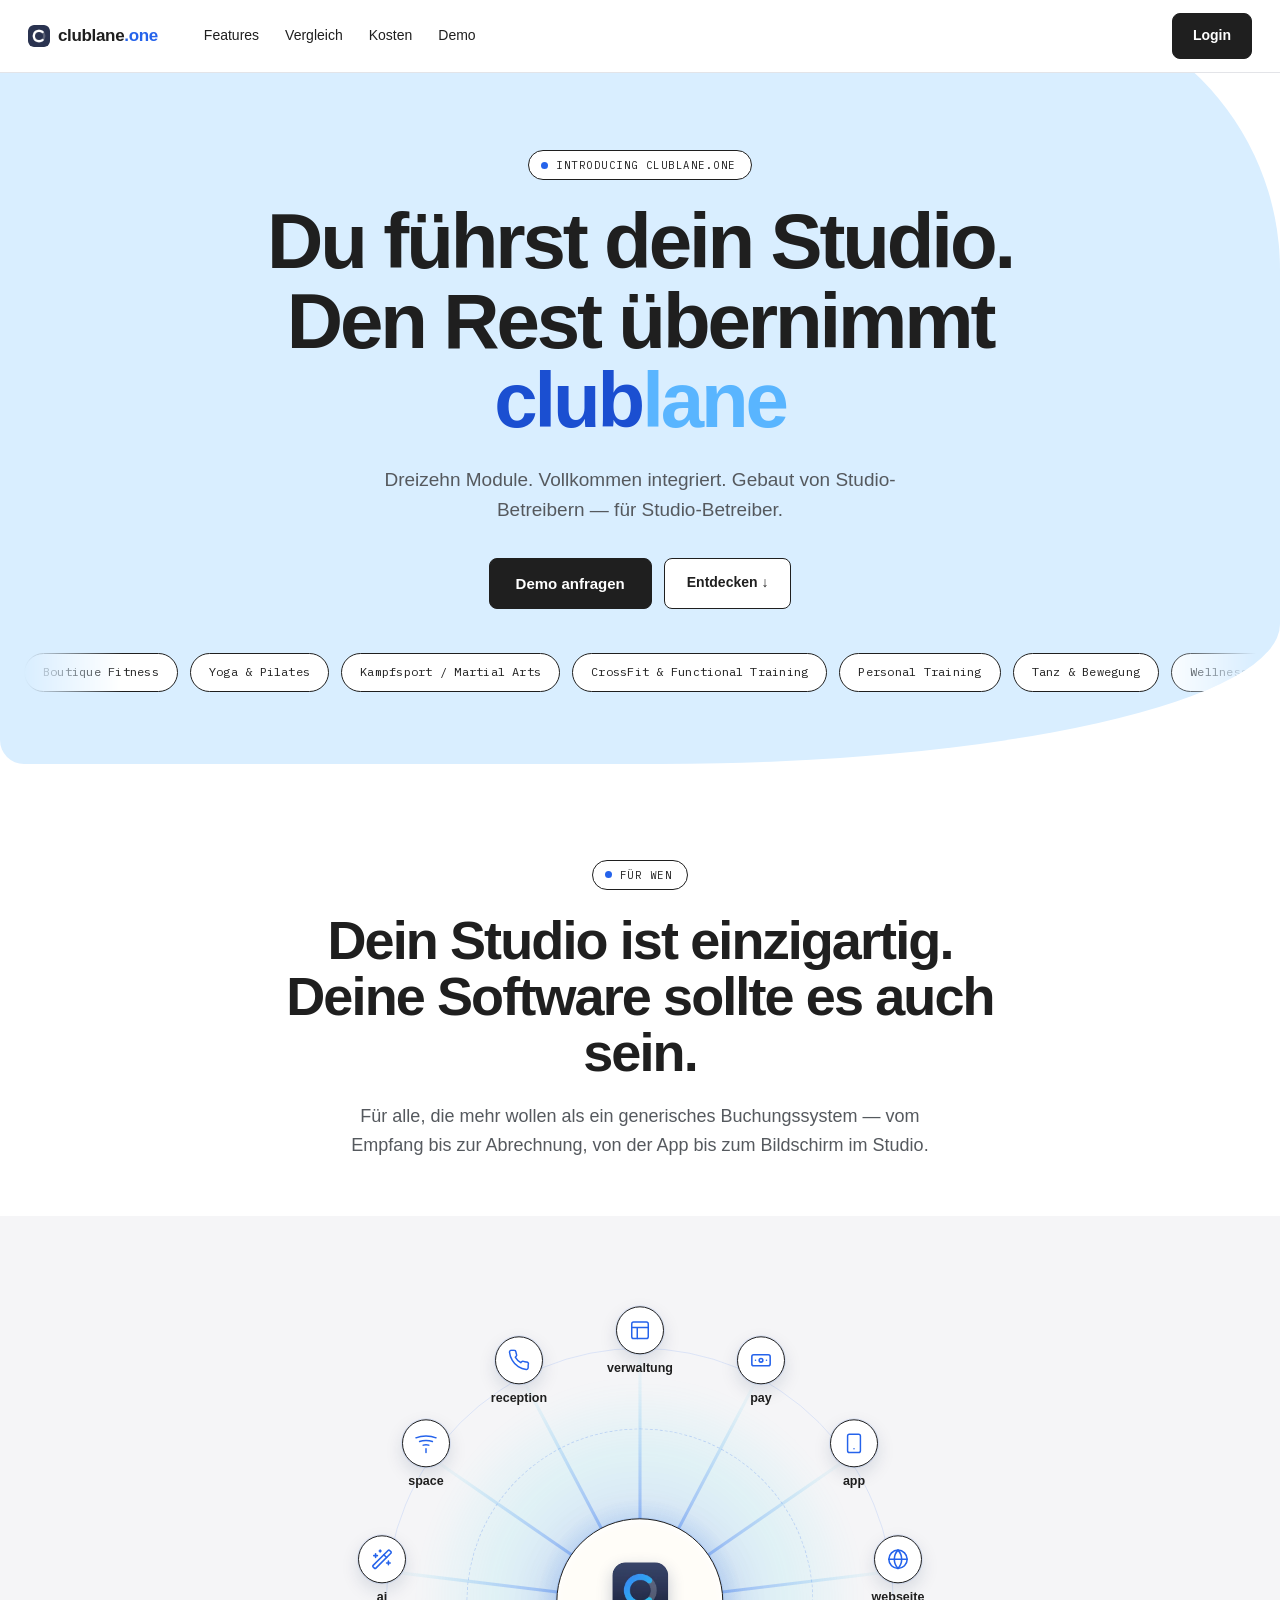
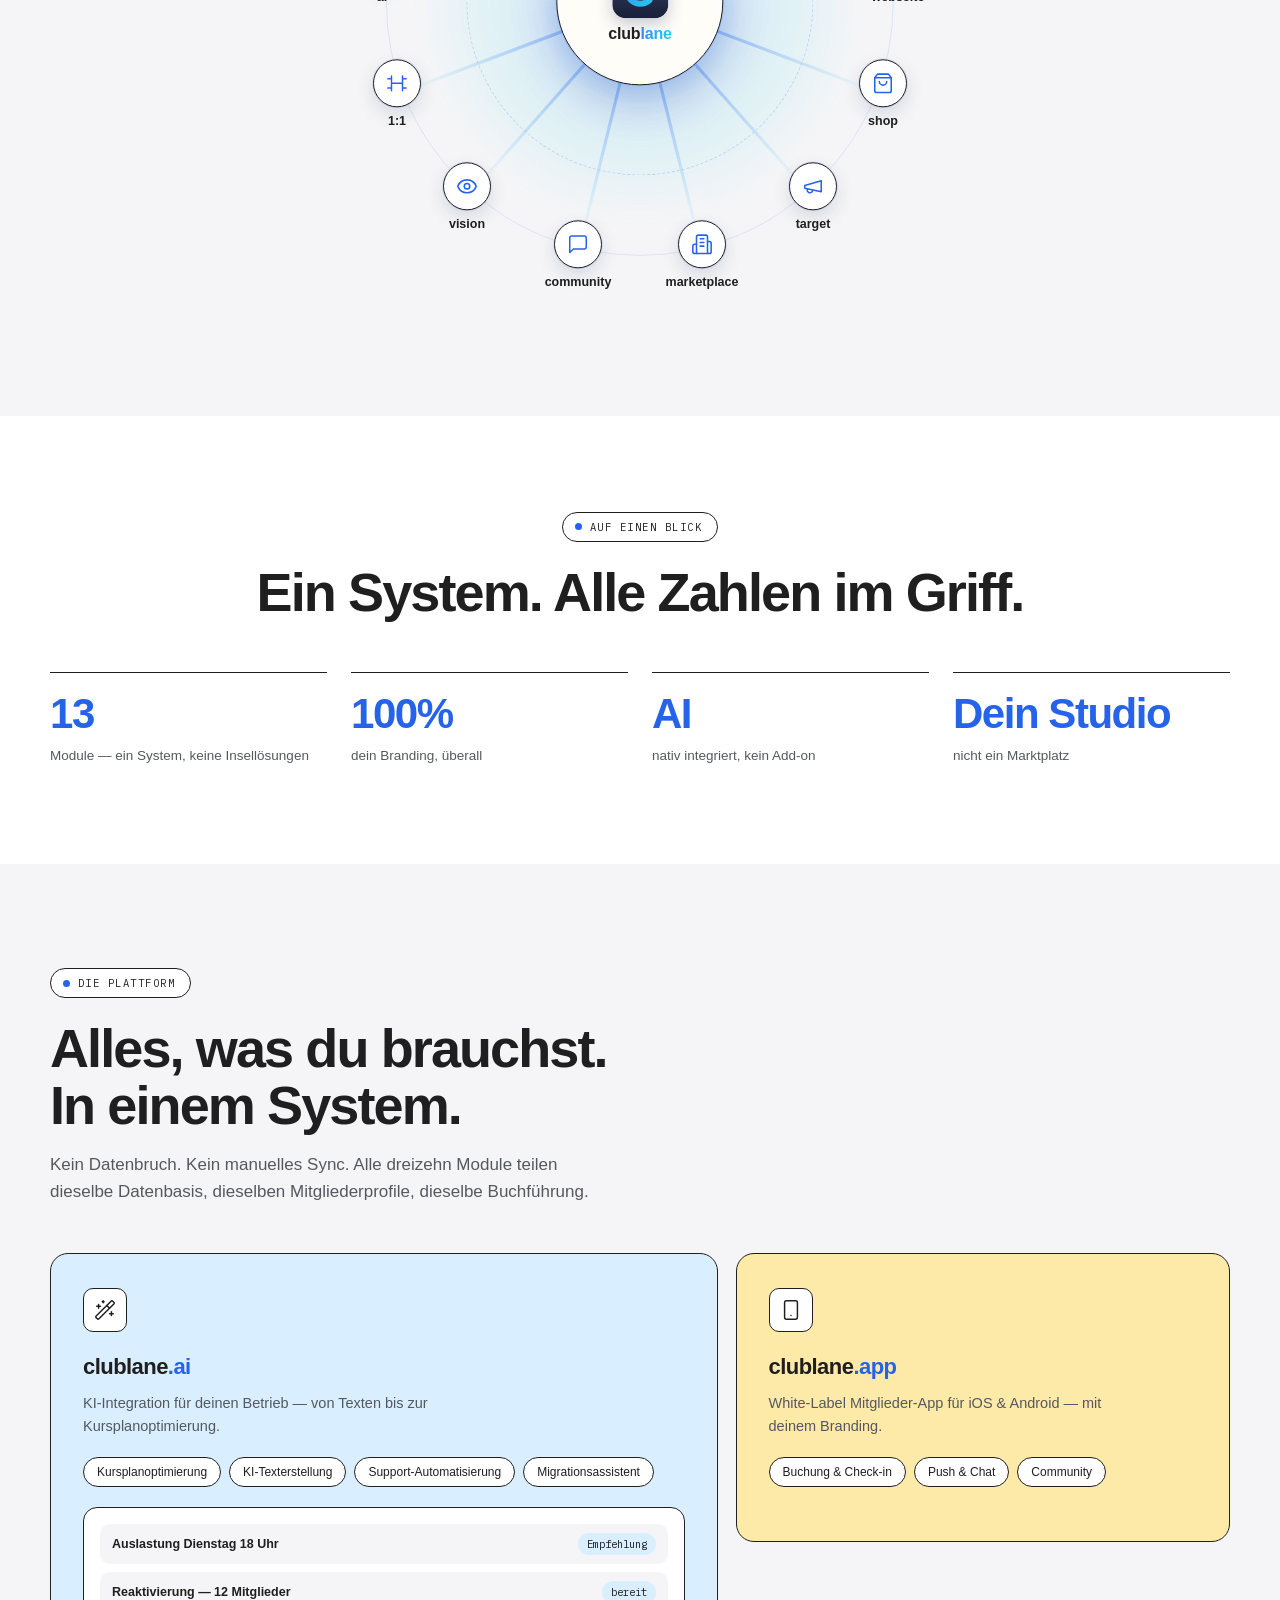
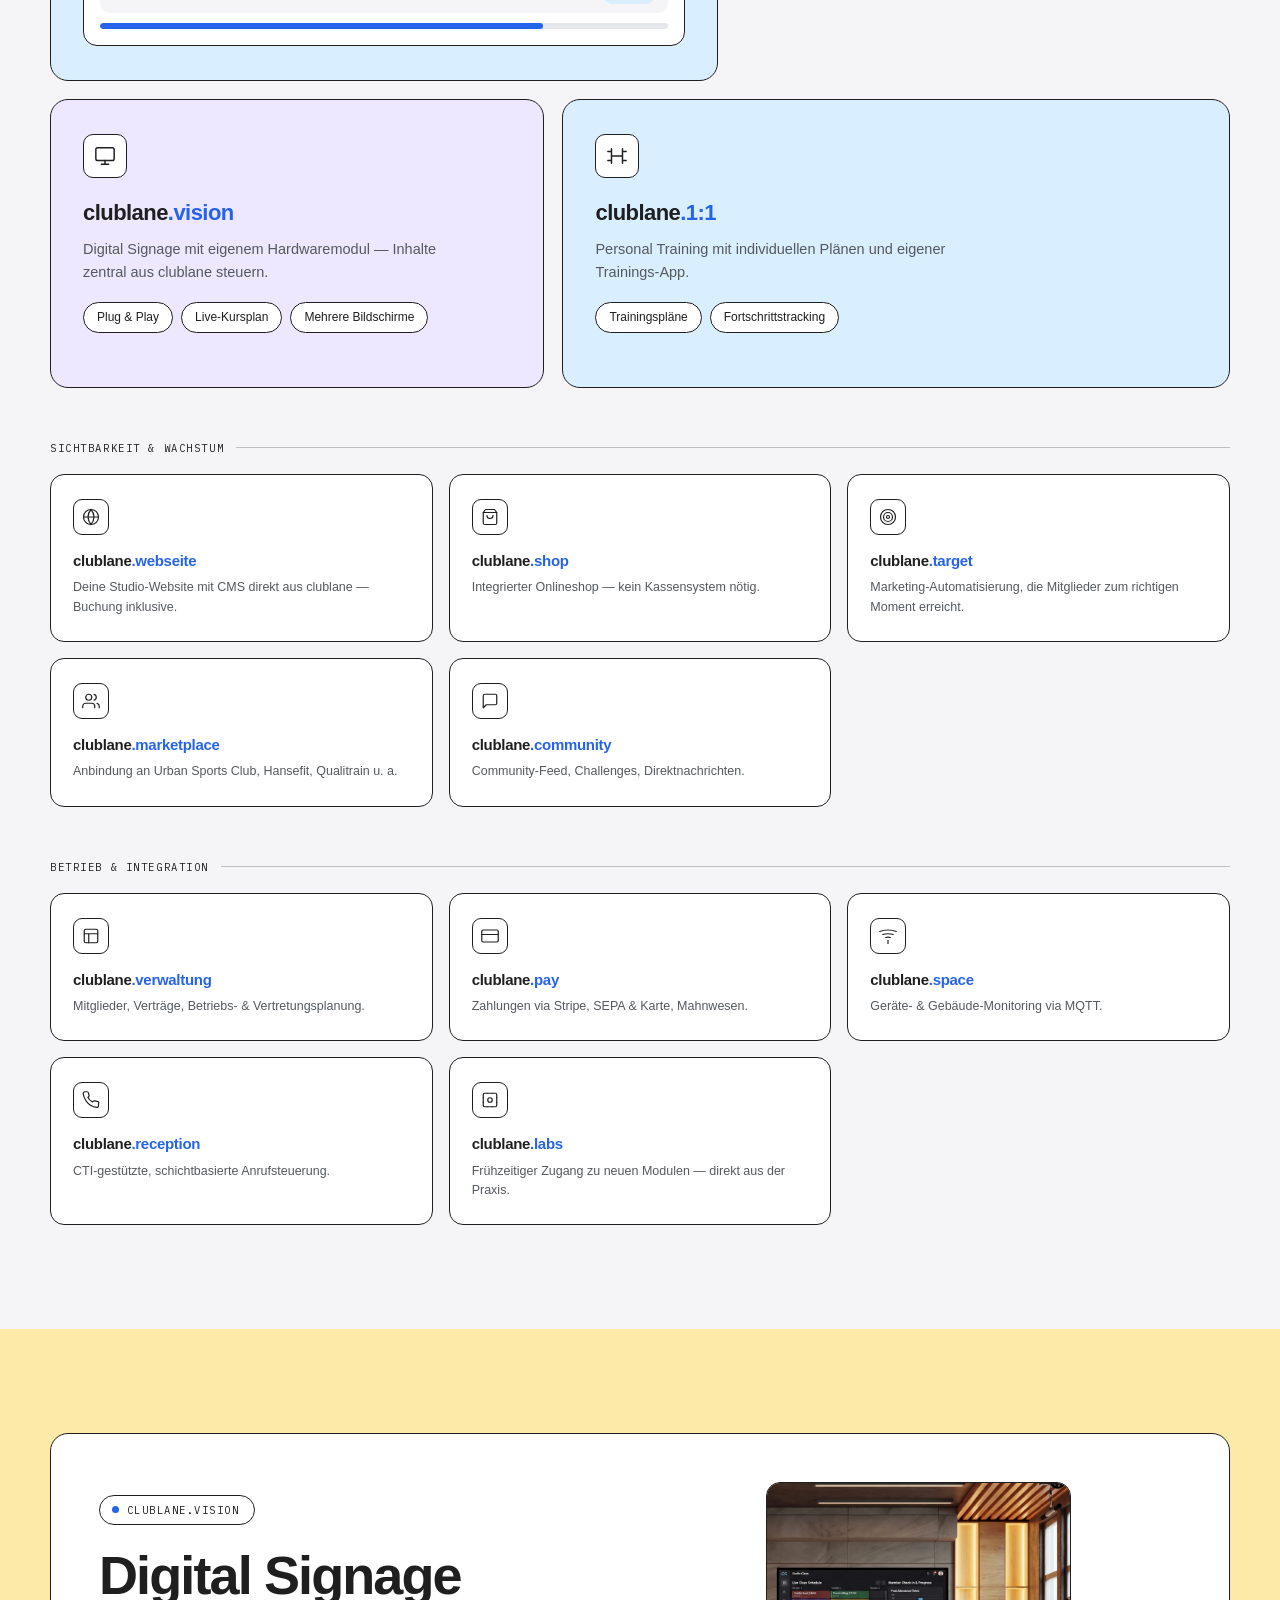
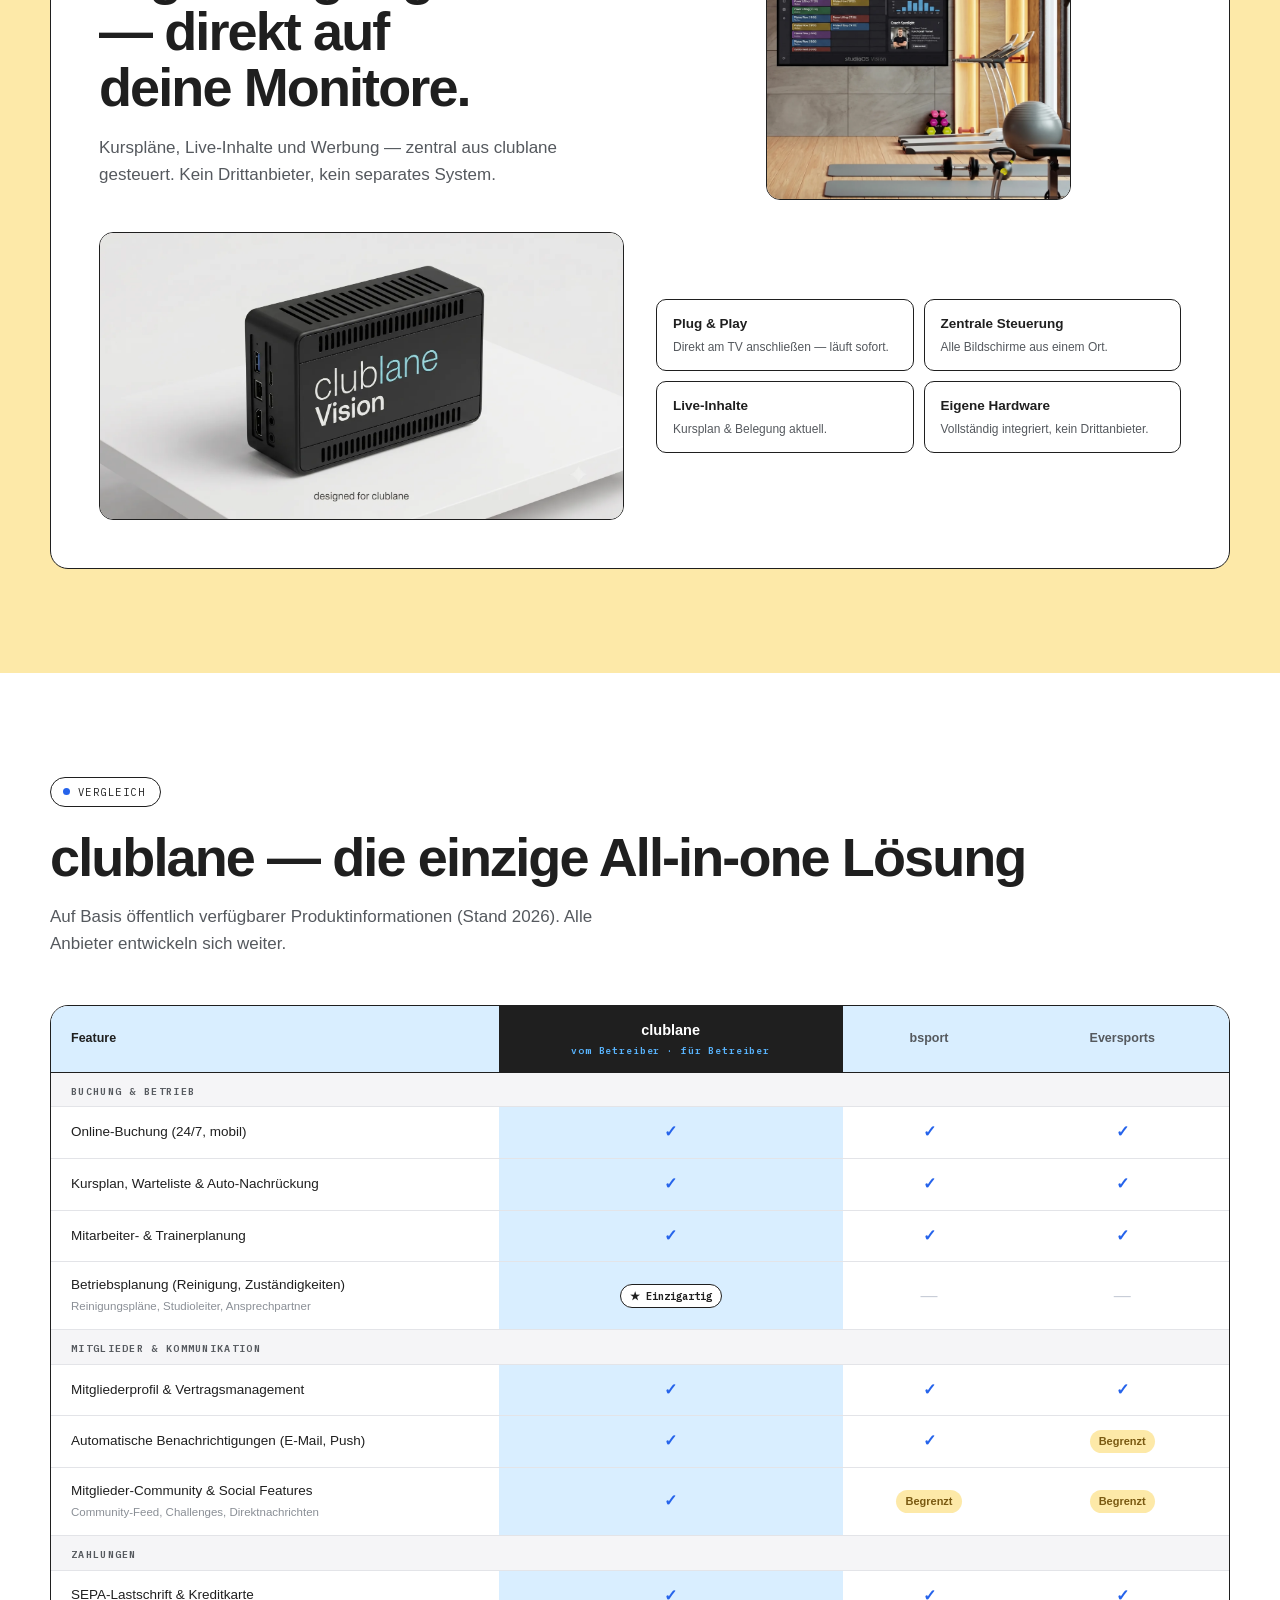
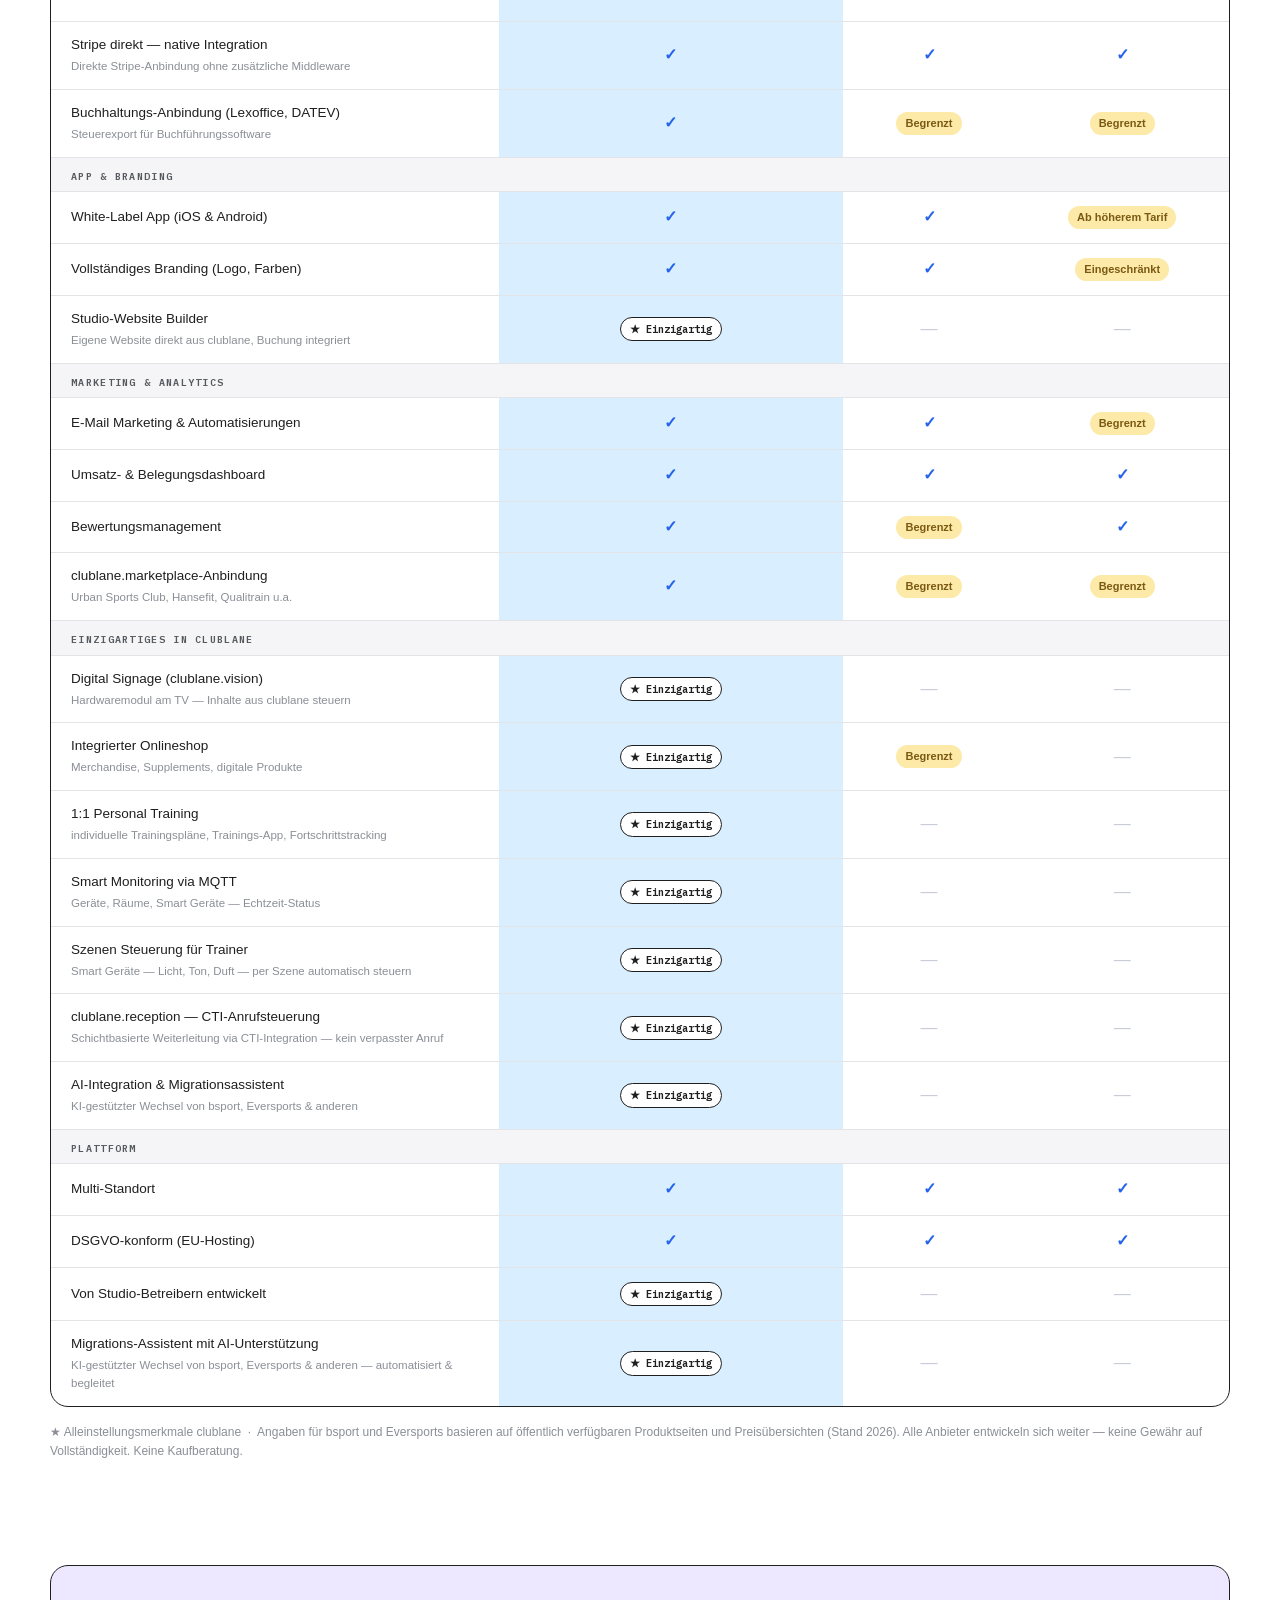
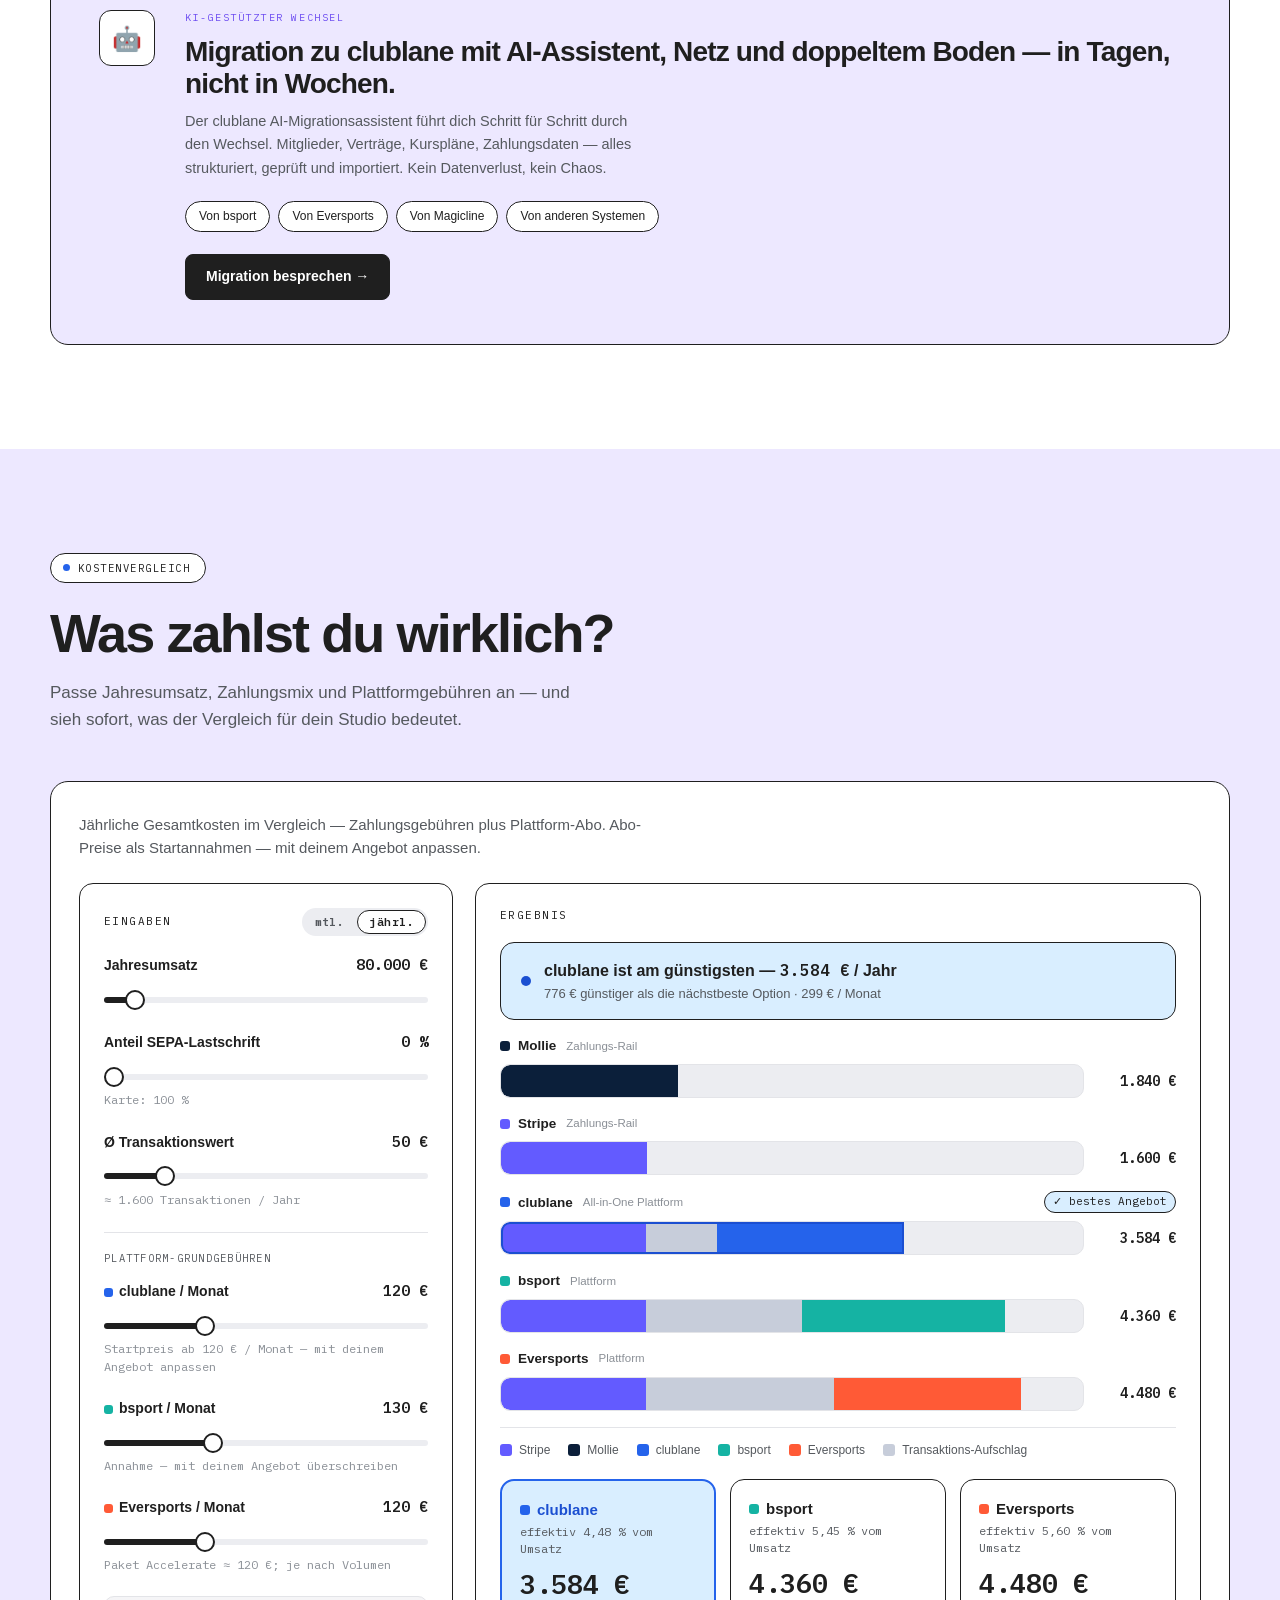
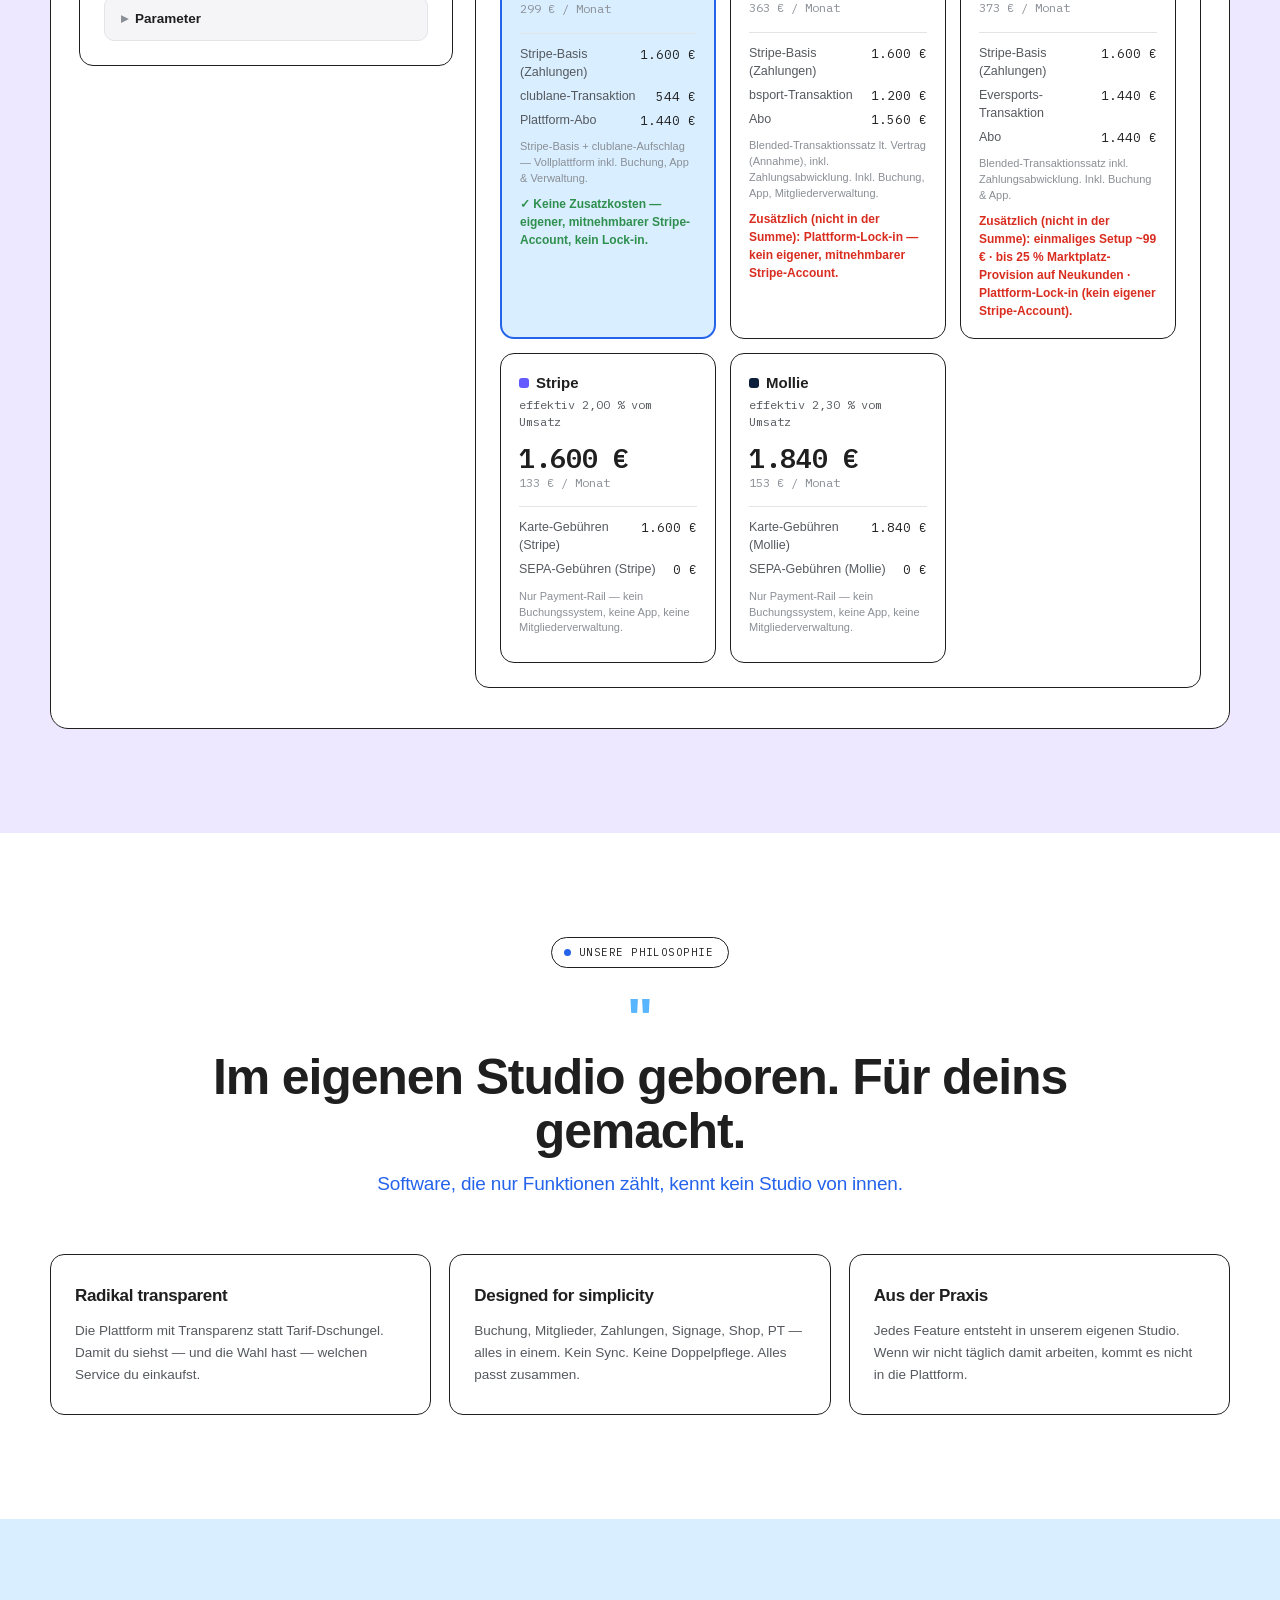
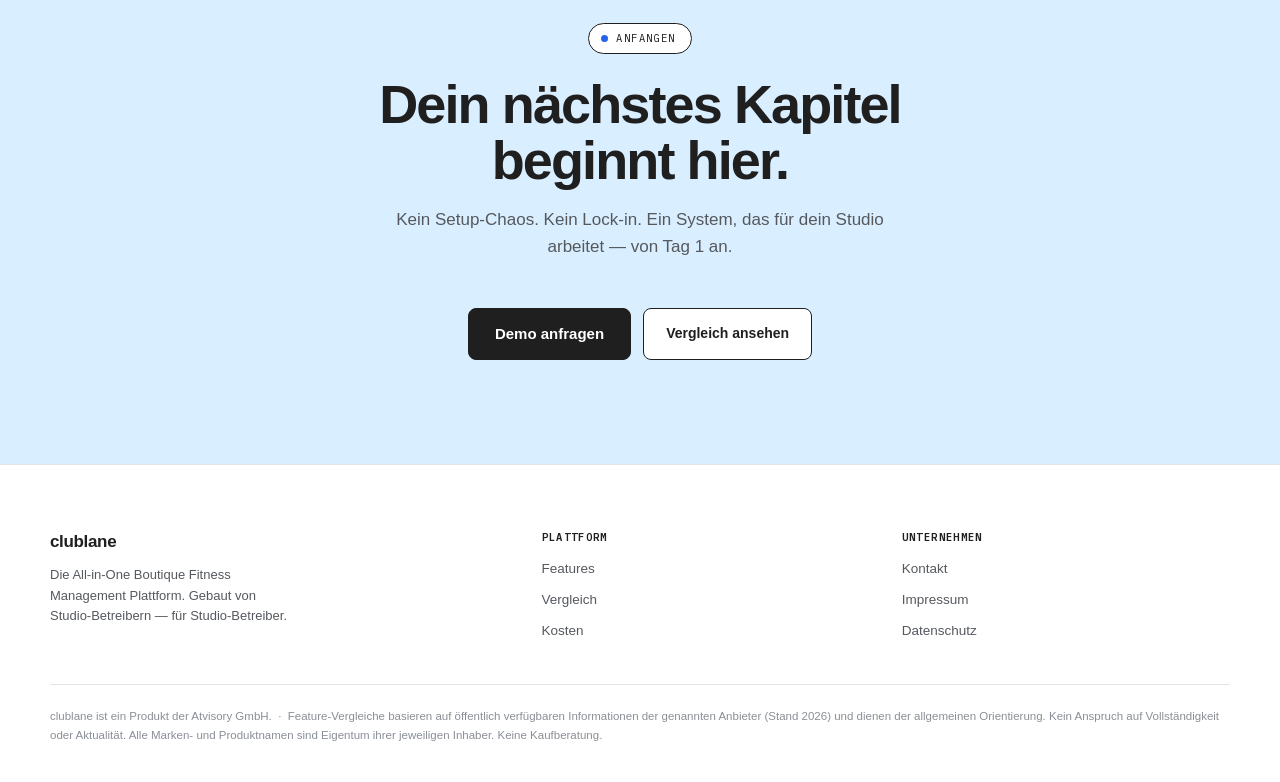
<file: Version3/index.html>
<!DOCTYPE html>
<html lang="de">
<head>
<meta charset="UTF-8">
<meta name="viewport" content="width=device-width, initial-scale=1.0">
<title>clublane — Variante 3 (Storyblok-Stil)</title>
<meta name="description" content="Die All-in-One Boutique Fitness Management Plattform. Buchung, Mitglieder, Zahlungen, App, Digital Signage und mehr — in einem System. Gebaut von Studio-Betreibern.">
<meta name="robots" content="noindex, nofollow">

<meta property="og:type" content="website">
<meta property="og:site_name" content="clublane">
<meta property="og:locale" content="de_DE">
<meta property="og:url" content="https://clublane.one/">
<meta property="og:title" content="clublane — All-in-One Studio Management Software">
<meta property="og:description" content="Die All-in-One Boutique Fitness Management Plattform. Buchung, Mitglieder, Zahlungen, App, Digital Signage und mehr — in einem System. Gebaut von Studio-Betreibern.">
<meta property="og:image" content="https://clublane.one/og-image.png">
<meta property="og:image:width" content="1200">
<meta property="og:image:height" content="630">
<meta property="og:image:alt" content="clublane">

<meta name="twitter:card" content="summary_large_image">
<meta name="twitter:title" content="clublane — All-in-One Studio Management Software">
<meta name="twitter:description" content="Die All-in-One Boutique Fitness Management Plattform. Buchung, Mitglieder, Zahlungen, App, Digital Signage und mehr — in einem System. Gebaut von Studio-Betreibern.">
<meta name="twitter:image" content="https://clublane.one/og-image.png">

<link rel="icon" href="../favicon.ico" sizes="any">
<link rel="icon" type="image/png" sizes="128x128" href="../icons/clublane-ring-flat-navy-128.png">
<link rel="apple-touch-icon" href="../icons/clublane-ring-flat-navy-180.png">
<link rel="preload" href="../fonts/ibm-plex-mono-400-latin.woff2" as="font" type="font/woff2" crossorigin>
<link rel="stylesheet" href="style.css?v=1">

<script type="application/ld+json">
{
  "@context": "https://schema.org",
  "@graph": [
    {
      "@type": "Organization",
      "@id": "https://clublane.one/#organization",
      "name": "Atvisory GmbH",
      "legalName": "Atvisory GmbH",
      "url": "https://clublane.one/",
      "logo": "https://clublane.one/icons/clublane-ring-flat-navy-512.png",
      "brand": { "@type": "Brand", "name": "clublane" },
      "address": {
        "@type": "PostalAddress",
        "streetAddress": "Parsdorfer Str. 17b",
        "postalCode": "85599",
        "addressLocality": "Hergolding",
        "addressCountry": "DE"
      },
      "vatID": "DE332038642",
      "identifier": {
        "@type": "PropertyValue",
        "propertyID": "HRB",
        "value": "HRB 257229 (Amtsgericht München)"
      },
      "founder": { "@type": "Person", "name": "Markus Kant" },
      "contactPoint": {
        "@type": "ContactPoint",
        "contactType": "sales",
        "url": "https://clublane.one/#kontakt",
        "areaServed": "DE",
        "availableLanguage": ["de"]
      }
    },
    {
      "@type": "WebSite",
      "@id": "https://clublane.one/#website",
      "url": "https://clublane.one/",
      "name": "clublane",
      "description": "Die All-in-One Boutique Fitness Management Plattform. Buchung, Mitglieder, Zahlungen, App, Digital Signage und mehr — in einem System.",
      "inLanguage": "de",
      "publisher": { "@id": "https://clublane.one/#organization" }
    },
    {
      "@type": "WebPage",
      "@id": "https://clublane.one/#webpage",
      "url": "https://clublane.one/",
      "name": "clublane — All-in-One Studio Management Software",
      "description": "Die All-in-One Boutique Fitness Management Plattform. Buchung, Mitglieder, Zahlungen, App, Digital Signage und mehr — in einem System. Gebaut von Studio-Betreibern.",
      "inLanguage": "de",
      "dateModified": "2026-08-06",
      "isPartOf": { "@id": "https://clublane.one/#website" },
      "about": { "@id": "https://clublane.one/#software" },
      "primaryImageOfPage": {
        "@type": "ImageObject",
        "url": "https://clublane.one/og-image.png",
        "width": 1200,
        "height": 630
      }
    },
    {
      "@type": "SoftwareApplication",
      "@id": "https://clublane.one/#software",
      "name": "clublane",
      "url": "https://clublane.one/",
      "description": "Dreizehn Module. Vollkommen integriert. All-in-One Boutique Fitness Management Plattform — gebaut von Studio-Betreibern für Studio-Betreiber.",
      "applicationCategory": "BusinessApplication",
      "operatingSystem": "Web",
      "isPartOf": { "@id": "https://clublane.one/#website" },
      "publisher": { "@id": "https://clublane.one/#organization" },
      "featureList": [
        "clublane.verwaltung",
        "clublane.pay",
        "clublane.app",
        "clublane.webseite",
        "clublane.shop",
        "clublane.target",
        "clublane.marketplace",
        "clublane.community",
        "clublane.vision",
        "clublane.1:1",
        "clublane.ai",
        "clublane.space",
        "clublane.reception"
      ]
    }
  ]
}
</script>

<style id="legal-card-css">
.legal-layer{position:fixed;inset:0;z-index:300;display:flex;align-items:center;justify-content:center;padding:20px 16px;background:rgba(10,20,40,.34);-webkit-backdrop-filter:blur(3px);backdrop-filter:blur(3px);opacity:0;transition:opacity .18s ease}
.legal-layer[hidden]{display:none}
.legal-layer.is-open{opacity:1}
.legal-layer:not(.is-pinned){pointer-events:none}
.legal-layer:not(.is-pinned) .legal-card{pointer-events:auto}
.legal-card{position:relative;width:100%;min-width:0;max-width:1000px;height:min(90vh,1000px);max-height:90vh;display:flex;flex-direction:column;background:var(--card);border-radius:20px;box-shadow:0 30px 80px rgba(0,0,0,.4);overflow:hidden;transform:translateY(8px) scale(.985);transition:transform .18s ease}
.legal-layer.is-open .legal-card{transform:none}
.legal-card-bar{flex:0 0 auto;display:flex;align-items:center;justify-content:space-between;gap:12px;padding:14px 18px;border-bottom:1px solid var(--hair);background:var(--card)}
.legal-card-title{font-family:"IBM Plex Mono",monospace;font-size:10.5px;letter-spacing:.12em;text-transform:uppercase;color:var(--faint)}
.legal-card-close{width:30px;height:30px;flex:0 0 auto;border:0;border-radius:50%;background:rgba(10,20,40,.06);color:var(--ink);font-size:14px;cursor:pointer;transition:background .15s}
.legal-card-close:hover{background:rgba(10,20,40,.12)}
.legal-card-body{flex:1 1 auto;min-width:0;overflow-y:auto;overscroll-behavior:contain;-webkit-overflow-scrolling:touch;padding:22px 26px 26px}
.legal-card-body h3{font-size:clamp(21px,3.4vw,27px);font-weight:700;letter-spacing:-.02em;color:var(--ink);margin:0 0 6px}
.legal-card-body h4{font-size:15.5px;font-weight:700;letter-spacing:-.01em;color:var(--ink);margin:24px 0 8px}
.legal-card-body p,.legal-card-body address,.legal-card-body li{font-size:14px;line-height:1.68;color:var(--muted);font-style:normal}
.legal-card-body p{margin:0 0 11px}
.legal-card-body address{margin:0 0 11px}
.legal-card-body ul{margin:0 0 11px 18px}
.legal-card-body li{margin-bottom:4px}
.legal-card-body strong{color:var(--ink);font-weight:600}
.legal-card-body a{color:var(--accent-dark)}
.legal-card-stand{font-family:"IBM Plex Mono",monospace;font-size:11.5px;line-height:1.55;color:var(--faint);margin:0 0 18px}
.legal-card-tablewrap{overflow-x:auto;margin:0 0 14px}
.legal-card-table{border-collapse:collapse;width:100%;min-width:420px;font-size:13px}
.legal-card-table th,.legal-card-table td{text-align:left;padding:8px 10px;border-bottom:1px solid var(--hair);color:var(--muted);line-height:1.45;vertical-align:top}
.legal-card-table th{color:var(--ink);font-weight:600;font-size:11.5px}
@media (max-width:640px){
  .legal-layer{padding:0}
  .legal-card{max-width:none;max-height:100%;height:100%;border-radius:0}
  .legal-card-body{padding:20px 20px 24px}
}
@media (prefers-reduced-motion:reduce){
  .legal-layer,.legal-card{transition:none}
}
</style>
<style id="mod-circle-css">
.mc-wheel-wrap{display:flex;justify-content:center;margin:4px auto 24px}
.mod-circle{position:relative;width:min(620px,92vw);aspect-ratio:1;margin:0 auto;isolation:isolate}
.mc-glow{position:absolute;left:50%;top:50%;width:72%;aspect-ratio:1;transform:translate(-50%,-50%);z-index:0;pointer-events:none;background:radial-gradient(circle, rgba(37,99,235,.20), rgba(34,211,238,.10) 46%, transparent 70%);filter:blur(8px)}
.mc-orbit{position:absolute;left:50%;top:50%;transform:translate(-50%,-50%);width:82%;aspect-ratio:1;border-radius:50%;pointer-events:none;z-index:1}
.mc-orbit-1{border:1px solid rgba(37,99,235,.12)}
.mc-orbit-2{width:56%;border:1px dashed rgba(37,99,235,.22);animation:mcSpin 100s linear infinite}
@keyframes mcSpin{to{transform:translate(-50%,-50%) rotate(360deg)}}
.mc-spokes{position:absolute;inset:0;width:100%;height:100%;z-index:1;opacity:0}
@keyframes mcFade{from{opacity:0}to{opacity:1}}
.mc-spokes line{stroke:url(#spokeGrad);stroke-width:.5;stroke-linecap:round}
.mc-core{position:absolute;left:50%;top:50%;width:27%;aspect-ratio:1;border-radius:50%;z-index:4;transform:translate(-50%,-50%);opacity:0}
@keyframes mcCoreIn{from{opacity:0;transform:translate(-50%,-50%) scale(.55)}to{opacity:1;transform:translate(-50%,-50%) scale(1)}}
.mc-core-halo{position:absolute;inset:-16%;border-radius:50%;z-index:-1;background:radial-gradient(circle, rgba(59,130,246,.38), transparent 66%);animation:mcPulse 3.4s ease-in-out infinite}
@keyframes mcPulse{0%,100%{transform:scale(.9);opacity:.5}50%{transform:scale(1.12);opacity:.92}}
.mc-core-face{position:absolute;inset:0;border-radius:50%;display:flex;flex-direction:column;align-items:center;justify-content:center;text-align:center;gap:8px;background:#fffdf8;color:var(--ink);box-shadow:0 18px 44px rgba(20,80,190,.26), 0 0 0 1px rgba(37,99,235,.10), inset 0 2px 10px rgba(255,255,255,.9)}
.mc-core-app{width:40%;max-width:56px;height:auto;border-radius:24%;box-shadow:0 6px 16px rgba(20,40,90,.24)}
.mc-core-wm{font-size:clamp(13px,3.4vw,16px);font-weight:800;letter-spacing:-.01em;line-height:1}
.mod-circle .brand-lane{background:linear-gradient(90deg,#3B82F6,#22D3EE);-webkit-background-clip:text;background-clip:text;-webkit-text-fill-color:transparent;color:transparent}
.mod-circle .mod{position:absolute;transform:translate(-50%,-50%);z-index:3;display:flex;flex-direction:column;align-items:center;text-align:center;gap:7px;width:92px;background:transparent;border:0;padding:0;box-shadow:none;opacity:0}
.mod-circle.reveal .mc-core{animation:mcCoreIn .65s cubic-bezier(.2,.8,.25,1.15) both}
.mod-circle.reveal .mc-spokes{animation:mcFade .9s ease both;animation-delay:.35s}
.mod-circle.reveal .mod{animation:mcNodeIn .5s ease both;animation-delay:calc(.2s + var(--i,0)*.045s)}
@keyframes mcNodeIn{from{opacity:0;transform:translate(-50%,-50%) scale(.82)}to{opacity:1;transform:translate(-50%,-50%) scale(1)}}
.mod-circle .mod .ic{width:48px;height:48px;border-radius:50%;background:#fff;color:var(--accent);display:flex;align-items:center;justify-content:center;box-shadow:0 7px 18px rgba(18,40,80,.13), 0 0 0 1px rgba(37,99,235,.10);transition:transform .18s ease, box-shadow .18s ease}
.mod-circle .mod .ic svg{width:22px;height:22px}
.mod-circle .mod:hover .ic{transform:translateY(-3px) scale(1.07);box-shadow:0 14px 26px rgba(18,40,80,.2), 0 0 0 1px rgba(37,99,235,.3)}
.mod-circle .mod .nm{font-size:12.5px;line-height:1.15;font-weight:700;color:var(--ink)}
.mod-circle .mod .nm .os{display:block}
.mod-circle .mod .ds{display:none}
@media (max-width:560px){
  .mod-circle{width:94vw}
  .mod-circle .mod{width:62px;gap:5px}
  .mod-circle .mod .ic{width:38px;height:38px}
  .mod-circle .mod .ic svg{width:18px;height:18px}
  .mod-circle .mod .nm{font-size:10px}
  .mc-core-app{max-width:42px}
}
@media (prefers-reduced-motion:reduce){
  .mc-orbit-2,.mc-core-halo{animation:none}
  .mod-circle .mod,.mc-core,.mc-spokes{opacity:1 !important;animation:none !important}
}
</style>
</head>
<body>

<div class="nav-shell">
  <header class="site-nav">
    <a class="logo" href="#">
      <img src="../icons/clublane-ring-flat-navy-128.png" alt="" width="22" height="22">
      <span class="logo-s">clublane</span><span class="logo-os">.one</span>
    </a>
    <ul class="nav-links">
      <li><a href="#features">Features</a></li>
      <li><a href="#vergleich">Vergleich</a></li>
      <li><a href="#kosten">Kosten</a></li>
      <li><a href="#kontakt" data-contact>Demo</a></li>
    </ul>
    <div class="nav-right">
      <a class="btn-pill" href="https://os.aelixir.de/login/clublane">Login</a>
    </div>
  </header>
</div>

<!-- HERO -->
<section class="hero">
  <div class="hero-inner">
    <span class="eyebrow-pill on-dark"><span class="dot"></span>Introducing clublane.one</span>
    <h1>Du führst dein Studio.<br>Den Rest übernimmt <span class="hero-glow-word"><span class="brand-club">club</span><span class="brand-lane">lane</span></span></h1>
    <p class="hero-sub">Dreizehn Module. Vollkommen integriert. Gebaut von Studio-Betreibern — für Studio-Betreiber.</p>
    <div class="hero-actions">
      <a class="btn-pill" href="#kontakt" data-contact>Demo anfragen</a>
      <a class="btn-ghost-dark" href="#features">Entdecken ↓</a>
    </div>
  </div>
  <div class="marquee">
    <div class="marquee-track">
      <span class="m-chip">Boutique Fitness</span>
      <span class="m-chip">Yoga &amp; Pilates</span>
      <span class="m-chip">Kampfsport / Martial Arts</span>
      <span class="m-chip">CrossFit &amp; Functional Training</span>
      <span class="m-chip">Personal Training</span>
      <span class="m-chip">Tanz &amp; Bewegung</span>
      <span class="m-chip">Wellness &amp; Spa</span>
      <span class="m-chip">Schwimmen &amp; Aqua</span>
      <span class="m-chip">Klettern &amp; Outdoor</span>
      <span class="m-chip">Massage</span>
      <span class="m-chip">und vieles mehr …</span>
      <!-- Duplikat für nahtlose Endlos-Schleife -->
      <span class="m-chip" aria-hidden="true">Boutique Fitness</span>
      <span class="m-chip" aria-hidden="true">Yoga &amp; Pilates</span>
      <span class="m-chip" aria-hidden="true">Kampfsport / Martial Arts</span>
      <span class="m-chip" aria-hidden="true">CrossFit &amp; Functional Training</span>
      <span class="m-chip" aria-hidden="true">Personal Training</span>
      <span class="m-chip" aria-hidden="true">Tanz &amp; Bewegung</span>
      <span class="m-chip" aria-hidden="true">Wellness &amp; Spa</span>
      <span class="m-chip" aria-hidden="true">Schwimmen &amp; Aqua</span>
      <span class="m-chip" aria-hidden="true">Klettern &amp; Outdoor</span>
      <span class="m-chip" aria-hidden="true">Massage</span>
      <span class="m-chip" aria-hidden="true">und vieles mehr …</span>
    </div>
  </div>
</section>

<!-- INTRO -->
<section class="intro-section">
  <div class="wrap center reveal-io">
    <span class="eyebrow-pill"><span class="dot"></span>Für wen</span>
    <h2 class="sec-h2">Dein Studio ist einzigartig.<br>Deine Software sollte es auch sein.</h2>
    <p class="sec-sub">Für alle, die mehr wollen als ein generisches Buchungssystem — vom Empfang bis zur Abrechnung, von der App bis zum Bildschirm im Studio.</p>
  </div>
</section>

<!-- MODUL-RAD -->
<section class="wheel-section">
  <div class="wrap">
    <div class="mc-wheel-wrap">
      <div class="mod-circle" id="modCircle">
        <div class="mc-glow"></div>
        <div class="mc-orbit mc-orbit-1"></div>
        <div class="mc-orbit mc-orbit-2"></div>
        <svg class="mc-spokes" id="mcSpokes" viewBox="0 0 100 100" aria-hidden="true"><defs><radialGradient id="spokeGrad" cx="50" cy="50" r="41" gradientUnits="userSpaceOnUse"><stop offset="0" stop-color="#2563EB" stop-opacity=".55"/><stop offset=".55" stop-color="#3B82F6" stop-opacity=".26"/><stop offset="1" stop-color="#22D3EE" stop-opacity="0"/></radialGradient></defs></svg>
        <div class="mc-core"><div class="mc-core-halo"></div><div class="mc-core-face"><img class="mc-core-app" src="../icons/clublane-ring-spin-180.webp" alt="clublane" width="180" height="180" loading="lazy" decoding="async"><span class="mc-core-wm"><span>club</span><span class="brand-lane">lane</span></span></div></div>
        <div class="mod"><span class="ic"><svg viewBox="0 0 24 24" fill="none" stroke="currentColor" stroke-width="1.6" stroke-linecap="round" stroke-linejoin="round"><rect x="3" y="3" width="18" height="18" rx="2"/><path d="M3 9h18M9 21V9"/></svg></span><div><div class="nm"><span class="os">verwaltung</span></div></div></div>
        <div class="mod"><span class="ic"><svg viewBox="0 0 24 24" fill="none" stroke="currentColor" stroke-width="1.7" stroke-linecap="round" stroke-linejoin="round"><rect width="20" height="12" x="2" y="6" rx="2"/><circle cx="12" cy="12" r="2"/><path d="M6 12h.01M18 12h.01"/></svg></span><div><div class="nm"><span class="os">pay</span></div></div></div>
        <div class="mod"><span class="ic"><svg viewBox="0 0 24 24" fill="none" stroke="currentColor" stroke-width="1.6" stroke-linecap="round" stroke-linejoin="round"><rect x="5" y="2" width="14" height="20" rx="2"/><path d="M12 18h.01"/></svg></span><div><div class="nm"><span class="os">app</span></div></div></div>
        <div class="mod"><span class="ic"><svg viewBox="0 0 24 24" fill="none" stroke="currentColor" stroke-width="1.7" stroke-linecap="round" stroke-linejoin="round"><circle cx="12" cy="12" r="10"/><path d="M12 2a14.5 14.5 0 0 0 0 20 14.5 14.5 0 0 0 0-20"/><path d="M2 12h20"/></svg></span><div><div class="nm"><span class="os">webseite</span></div></div></div>
        <div class="mod"><span class="ic"><svg viewBox="0 0 24 24" fill="none" stroke="currentColor" stroke-width="1.7" stroke-linecap="round" stroke-linejoin="round"><path d="M6 2 3 6v14a2 2 0 0 0 2 2h14a2 2 0 0 0 2-2V6l-3-4Z"/><path d="M3 6h18"/><path d="M16 10a4 4 0 0 1-8 0"/></svg></span><div><div class="nm"><span class="os">shop</span></div></div></div>
        <div class="mod"><span class="ic"><svg viewBox="0 0 24 24" fill="none" stroke="currentColor" stroke-width="1.7" stroke-linecap="round" stroke-linejoin="round"><path d="m3 11 18-5v12L3 14v-3z"/><path d="M11.6 16.8a3 3 0 1 1-5.8-1.6"/></svg></span><div><div class="nm"><span class="os">target</span></div></div></div>
        <div class="mod"><span class="ic"><svg viewBox="0 0 24 24" fill="none" stroke="currentColor" stroke-width="1.7" stroke-linecap="round" stroke-linejoin="round"><path d="M6 22V4a2 2 0 0 1 2-2h8a2 2 0 0 1 2 2v18Z"/><path d="M6 12H4a2 2 0 0 0-2 2v6a2 2 0 0 0 2 2h2"/><path d="M18 9h2a2 2 0 0 1 2 2v9a2 2 0 0 1-2 2h-2"/><path d="M10 6h4"/><path d="M10 10h4"/><path d="M10 14h4"/></svg></span><div><div class="nm"><span class="os">marketplace</span></div></div></div>
        <div class="mod"><span class="ic"><svg viewBox="0 0 24 24" fill="none" stroke="currentColor" stroke-width="1.6" stroke-linecap="round" stroke-linejoin="round"><path d="M21 15a2 2 0 0 1-2 2H7l-4 4V5a2 2 0 0 1 2-2h14a2 2 0 0 1 2 2z"/></svg></span><div><div class="nm"><span class="os">community</span></div></div></div>
        <div class="mod"><span class="ic"><svg viewBox="0 0 24 24" fill="none" stroke="currentColor" stroke-width="1.7" stroke-linecap="round" stroke-linejoin="round"><path d="M2.062 12.348a1 1 0 0 1 0-.696 10.75 10.75 0 0 1 19.876 0 1 1 0 0 1 0 .696 10.75 10.75 0 0 1-19.876 0"/><circle cx="12" cy="12" r="3"/></svg></span><div><div class="nm"><span class="os">vision</span></div></div></div>
        <div class="mod"><span class="ic"><svg viewBox="0 0 24 24" fill="none" stroke="currentColor" stroke-width="1.6" stroke-linecap="round" stroke-linejoin="round"><path d="M6 4v16M18 4v16M6 12h12M2 7h4M18 7h4M2 17h4M18 17h4"/></svg></span><div><div class="nm"><span class="os">1:1</span></div></div></div>
        <div class="mod"><span class="ic"><svg viewBox="0 0 24 24" fill="none" stroke="currentColor" stroke-width="1.7" stroke-linecap="round" stroke-linejoin="round"><path d="m21.64 3.64-1.28-1.28a1.21 1.21 0 0 0-1.72 0L2.36 18.64a1.21 1.21 0 0 0 0 1.72l1.28 1.28a1.2 1.2 0 0 0 1.72 0L21.64 5.36a1.2 1.2 0 0 0 0-1.72"/><path d="m14 7 3 3"/><path d="M5 6v4"/><path d="M19 14v4"/><path d="M10 2v2"/><path d="M7 8H3"/><path d="M21 16h-4"/><path d="M11 3H9"/></svg></span><div><div class="nm"><span class="os">ai</span></div></div></div>
        <div class="mod"><span class="ic"><svg viewBox="0 0 24 24" fill="none" stroke="currentColor" stroke-width="1.6" stroke-linecap="round" stroke-linejoin="round"><path d="M1 6s5-2 11-2 11 2 11 2"/><path d="M5 10s3-1 7-1 7 1 7 1"/><path d="M9 14s1.5-.5 3-.5 3 .5 3 .5"/><line x1="12" y1="18" x2="12" y2="22"/></svg></span><div><div class="nm"><span class="os">space</span></div></div></div>
        <div class="mod"><span class="ic"><svg viewBox="0 0 24 24" fill="none" stroke="currentColor" stroke-width="1.6" stroke-linecap="round" stroke-linejoin="round"><path d="M22 16.92v3a2 2 0 0 1-2.18 2 19.8 19.8 0 0 1-8.63-3.07A19.5 19.5 0 0 1 4.72 12a19.8 19.8 0 0 1-3.07-8.67A2 2 0 0 1 3.63 1h3a2 2 0 0 1 2 1.72c.13.96.36 1.9.7 2.81a2 2 0 0 1-.45 2.11L7.91 8.6a16 16 0 0 0 6 6l.96-.96a2 2 0 0 1 2.11-.45c.91.34 1.85.57 2.81.7A2 2 0 0 1 22 16.92z"/></svg></span><div><div class="nm"><span class="os">reception</span></div></div></div>
      </div>
    </div>
  </div>
</section>

<!-- TRUST / STATS -->
<section class="trust-section">
  <div class="wrap reveal-io">
    <span class="eyebrow-pill on-dark"><span class="dot"></span>Auf einen Blick</span>
    <h2 class="sec-h2">Ein System. Alle Zahlen im Griff.</h2>
    <div class="trust-grid">
      <div class="trust-card"><span class="trust-num">13</span><span class="trust-label">Module — ein System, keine Insellösungen</span></div>
      <div class="trust-card"><span class="trust-num">100%</span><span class="trust-label">dein Branding, überall</span></div>
      <div class="trust-card"><span class="trust-num">AI</span><span class="trust-label">nativ integriert, kein Add-on</span></div>
      <div class="trust-card"><span class="trust-num">Dein Studio</span><span class="trust-label">nicht ein Marktplatz</span></div>
    </div>
  </div>
</section>

<!-- BENTO FEATURES -->
<section class="bento-section" id="features">
  <div class="wrap">
    <div class="reveal-io" style="margin-bottom:8px">
      <span class="eyebrow-pill"><span class="dot"></span>Die Plattform</span>
      <h2 class="sec-h2">Alles, was du brauchst.<br>In einem System.</h2>
      <p class="sec-sub">Kein Datenbruch. Kein manuelles Sync. Alle dreizehn Module teilen dieselbe Datenbasis, dieselben Mitgliederprofile, dieselbe Buchführung.</p>
    </div>

    <div class="bento-group">
      <div class="bento-row reveal-io">
        <div class="bento-card blue">
          <div class="bento-icon"><svg viewBox="0 0 24 24" fill="none" stroke="currentColor" stroke-width="1.6" stroke-linecap="round" stroke-linejoin="round"><path d="m21.64 3.64-1.28-1.28a1.21 1.21 0 0 0-1.72 0L2.36 18.64a1.21 1.21 0 0 0 0 1.72l1.28 1.28a1.2 1.2 0 0 0 1.72 0L21.64 5.36a1.2 1.2 0 0 0 0-1.72"/><path d="m14 7 3 3"/><path d="M5 6v4"/><path d="M19 14v4"/><path d="M10 2v2"/><path d="M7 8H3"/><path d="M21 16h-4"/><path d="M11 3H9"/></svg></div>
          <div class="bento-title">clublane<span style="color:var(--accent)">.ai</span></div>
          <p class="bento-desc">KI-Integration für deinen Betrieb — von Texten bis zur Kursplanoptimierung.</p>
          <div class="bento-tags">
            <span class="b-tag">Kursplanoptimierung</span>
            <span class="b-tag">KI-Texterstellung</span>
            <span class="b-tag">Support-Automatisierung</span>
            <span class="b-tag">Migrationsassistent</span>
          </div>
          <div class="mockup">
            <div class="mockup-row"><span class="m-name">Auslastung Dienstag 18 Uhr</span><span class="m-tag">Empfehlung</span></div>
            <div class="mockup-row"><span class="m-name">Reaktivierung — 12 Mitglieder</span><span class="m-tag">bereit</span></div>
            <div class="mockup-bar"><span style="width:78%"></span></div>
          </div>
        </div>
        <div class="bento-card cream">
          <div class="bento-icon"><svg viewBox="0 0 24 24" fill="none" stroke="currentColor" stroke-width="1.6" stroke-linecap="round" stroke-linejoin="round"><rect x="5" y="2" width="14" height="20" rx="2"/><path d="M12 18h.01"/></svg></div>
          <div class="bento-title">clublane<span style="color:var(--accent)">.app</span></div>
          <p class="bento-desc">White-Label Mitglieder-App für iOS &amp; Android — mit deinem Branding.</p>
          <div class="bento-tags">
            <span class="b-tag">Buchung &amp; Check-in</span>
            <span class="b-tag">Push &amp; Chat</span>
            <span class="b-tag">Community</span>
          </div>
        </div>
      </div>

      <div class="bento-row rev reveal-io">
        <div class="bento-card blue">
          <div class="bento-icon"><svg viewBox="0 0 24 24" fill="none" stroke="currentColor" stroke-width="1.6" stroke-linecap="round" stroke-linejoin="round"><path d="M6 4v16M18 4v16M6 12h12M2 7h4M18 7h4M2 17h4M18 17h4"/></svg></div>
          <div class="bento-title">clublane<span style="color:var(--accent)">.1:1</span></div>
          <p class="bento-desc">Personal Training mit individuellen Plänen und eigener Trainings-App.</p>
          <div class="bento-tags">
            <span class="b-tag">Trainingspläne</span>
            <span class="b-tag">Fortschrittstracking</span>
          </div>
        </div>
        <div class="bento-card dark">
          <div class="bento-icon"><svg viewBox="0 0 24 24" fill="none" stroke="currentColor" stroke-width="1.6" stroke-linecap="round" stroke-linejoin="round"><rect x="2" y="3" width="20" height="14" rx="2"/><path d="M8 21h8"/><path d="M12 17v4"/></svg></div>
          <div class="bento-title">clublane<span style="color:var(--accent-bright)">.vision</span></div>
          <p class="bento-desc">Digital Signage mit eigenem Hardwaremodul — Inhalte zentral aus clublane steuern.</p>
          <div class="bento-tags">
            <span class="b-tag">Plug &amp; Play</span>
            <span class="b-tag">Live-Kursplan</span>
            <span class="b-tag">Mehrere Bildschirme</span>
          </div>
        </div>
      </div>
    </div>

    <div class="group-tag-row reveal-io"><span class="group-tag">Sichtbarkeit &amp; Wachstum</span><span class="group-tag-line"></span></div>
    <div class="tile-grid reveal-io">
      <div class="tile">
        <div class="bento-icon"><svg viewBox="0 0 24 24" fill="none" stroke="currentColor" stroke-width="1.6" stroke-linecap="round" stroke-linejoin="round"><circle cx="12" cy="12" r="10"/><path d="M2 12h20M12 2a15.3 15.3 0 0 1 4 10 15.3 15.3 0 0 1-4 10 15.3 15.3 0 0 1-4-10 15.3 15.3 0 0 1 4-10z"/></svg></div>
        <div class="tile-name">clublane<span>.webseite</span></div>
        <p class="tile-desc">Deine Studio-Website mit CMS direkt aus clublane — Buchung inklusive.</p>
      </div>
      <div class="tile">
        <div class="bento-icon"><svg viewBox="0 0 24 24" fill="none" stroke="currentColor" stroke-width="1.6" stroke-linecap="round" stroke-linejoin="round"><path d="M6 2 3 6v14a2 2 0 0 0 2 2h14a2 2 0 0 0 2-2V6l-3-4z"/><line x1="3" y1="6" x2="21" y2="6"/><path d="M16 10a4 4 0 0 1-8 0"/></svg></div>
        <div class="tile-name">clublane<span>.shop</span></div>
        <p class="tile-desc">Integrierter Onlineshop — kein Kassensystem nötig.</p>
      </div>
      <div class="tile">
        <div class="bento-icon"><svg viewBox="0 0 24 24" fill="none" stroke="currentColor" stroke-width="1.6" stroke-linecap="round" stroke-linejoin="round"><circle cx="12" cy="12" r="10"/><circle cx="12" cy="12" r="6"/><circle cx="12" cy="12" r="2"/></svg></div>
        <div class="tile-name">clublane<span>.target</span></div>
        <p class="tile-desc">Marketing-Automatisierung, die Mitglieder zum richtigen Moment erreicht.</p>
      </div>
      <div class="tile">
        <div class="bento-icon"><svg viewBox="0 0 24 24" fill="none" stroke="currentColor" stroke-width="1.6" stroke-linecap="round" stroke-linejoin="round"><path d="M17 21v-2a4 4 0 0 0-4-4H5a4 4 0 0 0-4 4v2"/><circle cx="9" cy="7" r="4"/><path d="M23 21v-2a4 4 0 0 0-3-3.87"/><path d="M16 3.13a4 4 0 0 1 0 7.75"/></svg></div>
        <div class="tile-name">clublane<span>.marketplace</span></div>
        <p class="tile-desc">Anbindung an Urban Sports Club, Hansefit, Qualitrain u. a.</p>
      </div>
      <div class="tile">
        <div class="bento-icon"><svg viewBox="0 0 24 24" fill="none" stroke="currentColor" stroke-width="1.6" stroke-linecap="round" stroke-linejoin="round"><path d="M21 15a2 2 0 0 1-2 2H7l-4 4V5a2 2 0 0 1 2-2h14a2 2 0 0 1 2 2z"/></svg></div>
        <div class="tile-name">clublane<span>.community</span></div>
        <p class="tile-desc">Community-Feed, Challenges, Direktnachrichten.</p>
      </div>
    </div>

    <div class="group-tag-row reveal-io"><span class="group-tag">Betrieb &amp; Integration</span><span class="group-tag-line"></span></div>
    <div class="tile-grid reveal-io">
      <div class="tile">
        <div class="bento-icon"><svg viewBox="0 0 24 24" fill="none" stroke="currentColor" stroke-width="1.6" stroke-linecap="round" stroke-linejoin="round"><rect x="3" y="3" width="18" height="18" rx="2"/><path d="M3 9h18M9 21V9"/></svg></div>
        <div class="tile-name">clublane<span>.verwaltung</span></div>
        <p class="tile-desc">Mitglieder, Verträge, Betriebs- &amp; Vertretungsplanung.</p>
      </div>
      <div class="tile">
        <div class="bento-icon"><svg viewBox="0 0 24 24" fill="none" stroke="currentColor" stroke-width="1.6" stroke-linecap="round" stroke-linejoin="round"><rect x="1" y="4" width="22" height="16" rx="2"/><line x1="1" y1="10" x2="23" y2="10"/></svg></div>
        <div class="tile-name">clublane<span>.pay</span></div>
        <p class="tile-desc">Zahlungen via Stripe, SEPA &amp; Karte, Mahnwesen.</p>
      </div>
      <div class="tile">
        <div class="bento-icon"><svg viewBox="0 0 24 24" fill="none" stroke="currentColor" stroke-width="1.6" stroke-linecap="round" stroke-linejoin="round"><path d="M1 6c0 0 5-2 11-2s11 2 11 2"/><path d="M5 10s3-1 7-1 7 1 7 1"/><path d="M9 14s1.5-.5 3-.5 3 .5 3 .5"/><line x1="12" y1="18" x2="12" y2="22"/></svg></div>
        <div class="tile-name">clublane<span>.space</span></div>
        <p class="tile-desc">Geräte- &amp; Gebäude-Monitoring via MQTT.</p>
      </div>
      <div class="tile">
        <div class="bento-icon"><svg viewBox="0 0 24 24" fill="none" stroke="currentColor" stroke-width="1.6" stroke-linecap="round" stroke-linejoin="round"><path d="M22 16.92v3a2 2 0 0 1-2.18 2 19.79 19.79 0 0 1-8.63-3.07A19.5 19.5 0 0 1 4.72 12a19.79 19.79 0 0 1-3.07-8.67A2 2 0 0 1 3.63 1h3a2 2 0 0 1 2 1.72c.127.96.361 1.903.7 2.81a2 2 0 0 1-.45 2.11L7.91 8.6a16 16 0 0 0 6 6l.96-.96a2 2 0 0 1 2.11-.45c.907.339 1.85.573 2.81.7A2 2 0 0 1 22 16.92z"/></svg></div>
        <div class="tile-name">clublane<span>.reception</span></div>
        <p class="tile-desc">CTI-gestützte, schichtbasierte Anrufsteuerung.</p>
      </div>
      <div class="tile">
        <div class="bento-icon"><svg viewBox="0 0 24 24" fill="none" stroke="currentColor" stroke-width="1.6" stroke-linecap="round" stroke-linejoin="round"><path d="M9 3H5a2 2 0 0 0-2 2v4"/><path d="M9 3h6"/><path d="M15 3h4a2 2 0 0 1 2 2v4"/><path d="M3 9v6"/><path d="M21 9v6"/><path d="M3 15v4a2 2 0 0 0 2 2h4"/><path d="M15 21h4a2 2 0 0 0 2-2v-4"/><path d="M9 21h6"/><circle cx="12" cy="12" r="3"/></svg></div>
        <div class="tile-name">clublane<span>.labs</span></div>
        <p class="tile-desc">Frühzeitiger Zugang zu neuen Modulen — direkt aus der Praxis.</p>
      </div>
    </div>
  </div>
</section>

<!-- VISION SPOTLIGHT -->
<section class="vision-section">
  <div class="wrap reveal-io">
    <div class="vision-card">
      <div class="vision-grid">
        <div>
          <span class="eyebrow-pill"><span class="dot"></span>clublane.vision</span>
          <h2 class="sec-h2" style="max-width:14ch">Digital Signage — direkt auf deine Monitore.</h2>
          <p class="sec-sub" style="margin-bottom:0">Kurspläne, Live-Inhalte und Werbung — zentral aus clublane gesteuert. Kein Drittanbieter, kein separates System.</p>
        </div>
        <img class="vision-img vision-img-studio" src="../studioexample.webp" style="height:auto" alt="clublane.vision – Inhalte auf dem Bildschirm" loading="lazy" decoding="async" width="1600" height="1670">
        <img class="vision-img" src="../clublaneVision.webp" style="height:auto" alt="clublane.vision Hardwaremodul" loading="lazy" decoding="async" width="1600" height="873">
        <div class="vision-pills">
          <div class="vision-pill"><strong>Plug &amp; Play</strong><p>Direkt am TV anschließen — läuft sofort.</p></div>
          <div class="vision-pill"><strong>Zentrale Steuerung</strong><p>Alle Bildschirme aus einem Ort.</p></div>
          <div class="vision-pill"><strong>Live-Inhalte</strong><p>Kursplan &amp; Belegung aktuell.</p></div>
          <div class="vision-pill"><strong>Eigene Hardware</strong><p>Vollständig integriert, kein Drittanbieter.</p></div>
        </div>
      </div>
    </div>
  </div>
</section>

<!-- COMPARISON -->
<section class="comparison-section" id="vergleich">
  <div class="wrap reveal-io">
    <span class="eyebrow-pill"><span class="dot"></span>Vergleich</span>
    <h2 class="sec-h2">clublane — die einzige All-in-one Lösung</h2>
    <p class="sec-sub">Auf Basis öffentlich verfügbarer Produktinformationen (Stand 2026). Alle Anbieter entwickeln sich weiter.</p>

    <div class="table-card">
      <div class="table-wrap">
        <table>
          <thead>
            <tr>
              <th class="th-feat" scope="col">Feature</th>
              <th class="th-studio" scope="col"><span class="th-nm">clublane</span><span class="th-tg">vom Betreiber · für Betreiber</span></th>
              <th class="th-comp" scope="col">bsport</th>
              <th class="th-comp" scope="col">Eversports</th>
            </tr>
          </thead>
          <tbody>
            <tr class="cat-row"><td colspan="4">Buchung &amp; Betrieb</td></tr>
            <tr><td>Online-Buchung (24/7, mobil)</td><td class="td-studio"><span class="yes">✓</span></td><td class="td-comp"><span class="yes">✓</span></td><td class="td-comp"><span class="yes">✓</span></td></tr>
            <tr><td>Kursplan, Warteliste &amp; Auto-Nachrückung</td><td class="td-studio"><span class="yes">✓</span></td><td class="td-comp"><span class="yes">✓</span></td><td class="td-comp"><span class="yes">✓</span></td></tr>
            <tr><td>Mitarbeiter- &amp; Trainerplanung</td><td class="td-studio"><span class="yes">✓</span></td><td class="td-comp"><span class="yes">✓</span></td><td class="td-comp"><span class="yes">✓</span></td></tr>
            <tr><td>Betriebsplanung (Reinigung, Zuständigkeiten)<span class="fn">Reinigungspläne, Studioleiter, Ansprechpartner</span></td><td class="td-studio"><span class="unique">★ Einzigartig</span></td><td class="td-comp"><span class="no">—</span></td><td class="td-comp"><span class="no">—</span></td></tr>

            <tr class="cat-row"><td colspan="4">Mitglieder &amp; Kommunikation</td></tr>
            <tr><td>Mitgliederprofil &amp; Vertragsmanagement</td><td class="td-studio"><span class="yes">✓</span></td><td class="td-comp"><span class="yes">✓</span></td><td class="td-comp"><span class="yes">✓</span></td></tr>
            <tr><td>Automatische Benachrichtigungen (E-Mail, Push)</td><td class="td-studio"><span class="yes">✓</span></td><td class="td-comp"><span class="yes">✓</span></td><td class="td-comp"><span class="part">Begrenzt</span></td></tr>
            <tr><td>Mitglieder-Community &amp; Social Features<span class="fn">Community-Feed, Challenges, Direktnachrichten</span></td><td class="td-studio"><span class="yes">✓</span></td><td class="td-comp"><span class="part">Begrenzt</span></td><td class="td-comp"><span class="part">Begrenzt</span></td></tr>

            <tr class="cat-row"><td colspan="4">Zahlungen</td></tr>
            <tr><td>SEPA-Lastschrift &amp; Kreditkarte</td><td class="td-studio"><span class="yes">✓</span></td><td class="td-comp"><span class="yes">✓</span></td><td class="td-comp"><span class="yes">✓</span></td></tr>
            <tr><td>Stripe direkt — native Integration<span class="fn">Direkte Stripe-Anbindung ohne zusätzliche Middleware</span></td><td class="td-studio"><span class="yes">✓</span></td><td class="td-comp"><span class="yes">✓</span></td><td class="td-comp"><span class="yes">✓</span></td></tr>
            <tr><td>Buchhaltungs-Anbindung (Lexoffice, DATEV)<span class="fn">Steuerexport für Buchführungssoftware</span></td><td class="td-studio"><span class="yes">✓</span></td><td class="td-comp"><span class="part">Begrenzt</span></td><td class="td-comp"><span class="part">Begrenzt</span></td></tr>

            <tr class="cat-row"><td colspan="4">App &amp; Branding</td></tr>
            <tr><td>White-Label App (iOS &amp; Android)</td><td class="td-studio"><span class="yes">✓</span></td><td class="td-comp"><span class="yes">✓</span></td><td class="td-comp"><span class="part">Ab höherem Tarif</span></td></tr>
            <tr><td>Vollständiges Branding (Logo, Farben)</td><td class="td-studio"><span class="yes">✓</span></td><td class="td-comp"><span class="yes">✓</span></td><td class="td-comp"><span class="part">Eingeschränkt</span></td></tr>
            <tr><td>Studio-Website Builder<span class="fn">Eigene Website direkt aus clublane, Buchung integriert</span></td><td class="td-studio"><span class="unique">★ Einzigartig</span></td><td class="td-comp"><span class="no">—</span></td><td class="td-comp"><span class="no">—</span></td></tr>

            <tr class="cat-row"><td colspan="4">Marketing &amp; Analytics</td></tr>
            <tr><td>E-Mail Marketing &amp; Automatisierungen</td><td class="td-studio"><span class="yes">✓</span></td><td class="td-comp"><span class="yes">✓</span></td><td class="td-comp"><span class="part">Begrenzt</span></td></tr>
            <tr><td>Umsatz- &amp; Belegungsdashboard</td><td class="td-studio"><span class="yes">✓</span></td><td class="td-comp"><span class="yes">✓</span></td><td class="td-comp"><span class="yes">✓</span></td></tr>
            <tr><td>Bewertungsmanagement</td><td class="td-studio"><span class="yes">✓</span></td><td class="td-comp"><span class="part">Begrenzt</span></td><td class="td-comp"><span class="yes">✓</span></td></tr>
            <tr><td>clublane.marketplace-Anbindung<span class="fn">Urban Sports Club, Hansefit, Qualitrain u.a.</span></td><td class="td-studio"><span class="yes">✓</span></td><td class="td-comp"><span class="part">Begrenzt</span></td><td class="td-comp"><span class="part">Begrenzt</span></td></tr>

            <tr class="cat-row"><td colspan="4">Einzigartiges in clublane</td></tr>
            <tr><td>Digital Signage (clublane.vision)<span class="fn">Hardwaremodul am TV — Inhalte aus clublane steuern</span></td><td class="td-studio"><span class="unique">★ Einzigartig</span></td><td class="td-comp"><span class="no">—</span></td><td class="td-comp"><span class="no">—</span></td></tr>
            <tr><td>Integrierter Onlineshop<span class="fn">Merchandise, Supplements, digitale Produkte</span></td><td class="td-studio"><span class="unique">★ Einzigartig</span></td><td class="td-comp"><span class="part">Begrenzt</span></td><td class="td-comp"><span class="no">—</span></td></tr>
            <tr><td>1:1 Personal Training<span class="fn">individuelle Trainingspläne, Trainings-App, Fortschrittstracking</span></td><td class="td-studio"><span class="unique">★ Einzigartig</span></td><td class="td-comp"><span class="no">—</span></td><td class="td-comp"><span class="no">—</span></td></tr>
            <tr><td>Smart Monitoring via MQTT<span class="fn">Geräte, Räume, Smart Geräte — Echtzeit-Status</span></td><td class="td-studio"><span class="unique">★ Einzigartig</span></td><td class="td-comp"><span class="no">—</span></td><td class="td-comp"><span class="no">—</span></td></tr>
            <tr><td>Szenen Steuerung für Trainer<span class="fn">Smart Geräte — Licht, Ton, Duft — per Szene automatisch steuern</span></td><td class="td-studio"><span class="unique">★ Einzigartig</span></td><td class="td-comp"><span class="no">—</span></td><td class="td-comp"><span class="no">—</span></td></tr>
            <tr><td>clublane.reception — CTI-Anrufsteuerung<span class="fn">Schichtbasierte Weiterleitung via CTI-Integration — kein verpasster Anruf</span></td><td class="td-studio"><span class="unique">★ Einzigartig</span></td><td class="td-comp"><span class="no">—</span></td><td class="td-comp"><span class="no">—</span></td></tr>
            <tr><td>AI-Integration &amp; Migrationsassistent<span class="fn">KI-gestützter Wechsel von bsport, Eversports &amp; anderen</span></td><td class="td-studio"><span class="unique">★ Einzigartig</span></td><td class="td-comp"><span class="no">—</span></td><td class="td-comp"><span class="no">—</span></td></tr>

            <tr class="cat-row"><td colspan="4">Plattform</td></tr>
            <tr><td>Multi-Standort</td><td class="td-studio"><span class="yes">✓</span></td><td class="td-comp"><span class="yes">✓</span></td><td class="td-comp"><span class="yes">✓</span></td></tr>
            <tr><td>DSGVO-konform (EU-Hosting)</td><td class="td-studio"><span class="yes">✓</span></td><td class="td-comp"><span class="yes">✓</span></td><td class="td-comp"><span class="yes">✓</span></td></tr>
            <tr><td>Von Studio-Betreibern entwickelt</td><td class="td-studio"><span class="unique">★ Einzigartig</span></td><td class="td-comp"><span class="no">—</span></td><td class="td-comp"><span class="no">—</span></td></tr>
            <tr><td>Migrations-Assistent mit AI-Unterstützung<span class="fn">KI-gestützter Wechsel von bsport, Eversports &amp; anderen — automatisiert &amp; begleitet</span></td><td class="td-studio"><span class="unique">★ Einzigartig</span></td><td class="td-comp"><span class="no">—</span></td><td class="td-comp"><span class="no">—</span></td></tr>
          </tbody>
        </table>
      </div>
    </div>
    <p class="comp-disclaimer">★ Alleinstellungsmerkmale clublane &nbsp;·&nbsp; Angaben für bsport und Eversports basieren auf öffentlich verfügbaren Produktseiten und Preisübersichten (Stand 2026). Alle Anbieter entwickeln sich weiter — keine Gewähr auf Vollständigkeit. Keine Kaufberatung.</p>
  </div>
</section>

<!-- MIGRATION CALLOUT -->
<section style="padding-top:0">
  <div class="wrap reveal-io">
    <div class="migration-card">
      <div class="mig-icon">🤖</div>
      <div>
        <div class="mig-label">KI-gestützter Wechsel</div>
        <h3 class="mig-h3">Migration zu clublane mit AI-Assistent, Netz und doppeltem Boden — in Tagen, nicht in Wochen.</h3>
        <p class="mig-text">Der clublane AI-Migrationsassistent führt dich Schritt für Schritt durch den Wechsel. Mitglieder, Verträge, Kurspläne, Zahlungsdaten — alles strukturiert, geprüft und importiert. Kein Datenverlust, kein Chaos.</p>
        <div class="mig-chips">
          <span class="mig-chip">Von bsport</span>
          <span class="mig-chip">Von Eversports</span>
          <span class="mig-chip">Von Magicline</span>
          <span class="mig-chip">Von anderen Systemen</span>
        </div>
        <a class="btn-pill" href="#kontakt" data-contact>Migration besprechen →</a>
      </div>
    </div>
  </div>
</section>

<!-- COST CALCULATOR -->
<section class="cost-section" id="kosten">
  <div class="wrap reveal-io">
    <span class="eyebrow-pill"><span class="dot"></span>Kostenvergleich</span>
    <h2 class="sec-h2">Was zahlst du wirklich?</h2>
    <p class="sec-sub">Passe Jahresumsatz, Zahlungsmix und Plattformgebühren an — und sieh sofort, was der Vergleich für dein Studio bedeutet.</p>
    <div class="kv-widget">
      <p class="kv-sub">Jährliche Gesamtkosten im Vergleich — Zahlungsgebühren plus Plattform-Abo. Abo-Preise als Startannahmen — mit deinem Angebot anpassen.</p>
      <div class="kv-grid">

        <section class="panel panel-pad" aria-label="Eingaben">
          <div class="panel-title-row">
            <p class="panel-title">Eingaben</p>
            <div class="unit-toggle" role="group" aria-label="Kostenanzeige: monatlich oder jährlich">
              <button type="button" class="unit-btn" data-period="month">mtl.</button>
              <button type="button" class="unit-btn is-active" data-period="year">jährl.</button>
            </div>
          </div>
          <div class="field">
            <div class="field-head"><span class="field-name">Jahresumsatz</span><span class="field-val" id="revVal">80.000&nbsp;€</span></div>
            <input type="range" id="rev" min="10000" max="1000000" step="5000" value="80000" aria-label="Jahresumsatz">
          </div>
          <div class="field">
            <div class="field-head"><span class="field-name">Anteil SEPA-Lastschrift</span><span class="field-val" id="sepaVal">0 %</span></div>
            <input type="range" id="sepa" min="0" max="100" step="5" value="0" aria-label="SEPA-Anteil">
            <div class="field-sub" id="cardShare">Karte: 100 %</div>
          </div>
          <div class="field">
            <div class="field-head"><span class="field-name">Ø Transaktionswert</span><span class="field-val" id="avgVal">50 €</span></div>
            <input type="range" id="avg" min="20" max="200" step="5" value="50" aria-label="Transaktionswert">
            <div class="field-sub" id="txCount">≈ 1.600 Transaktionen / Jahr</div>
          </div>
          <div class="div-lbl">Plattform-Grundgebühren</div>
          <div class="field">
            <div class="field-head"><span class="field-name"><span class="dot-pre" style="background:var(--studio)"></span>clublane / Monat</span><span class="field-val" id="studioMoVal">120&nbsp;€</span></div>
            <input type="range" id="studioMo" min="0" max="400" step="5" value="120" aria-label="clublane Monatsgebühr">
            <div class="field-sub">Startpreis ab 120 € / Monat — mit deinem Angebot anpassen</div>
          </div>
          <div class="field">
            <div class="field-head"><span class="field-name"><span class="dot-pre" style="background:var(--bsport)"></span>bsport / Monat</span><span class="field-val" id="bsMoVal">130&nbsp;€</span></div>
            <input type="range" id="bsMo" min="0" max="400" step="5" value="130" aria-label="bsport Monatsgebühr">
            <div class="field-sub">Annahme — mit deinem Angebot überschreiben</div>
          </div>
          <div class="field">
            <div class="field-head"><span class="field-name"><span class="dot-pre" style="background:var(--ever)"></span>Eversports / Monat</span><span class="field-val" id="evMoVal">120&nbsp;€</span></div>
            <input type="range" id="evMo" min="0" max="400" step="5" value="119" aria-label="Eversports Monatsgebühr">
            <div class="field-sub">Paket Accelerate ≈ 120 €; je nach Volumen</div>
          </div>

          <details class="ov">
            <summary>Parameter</summary>
            <div class="ov-note">Werte hier überschreiben die Rechnung sofort — <b>nichts wird gespeichert</b> (nach Neuladen gelten wieder die Standardwerte). Bei den <b>Eingaben</b> bedeutet ein leeres Feld: der Slider oben gilt. Die <b>Sätze</b> sind mit den Standardwerten vorbelegt.</div>

            <div class="ov-grp"><b>Eingaben (überschreiben die Slider oben)</b>
              <div class="ov-grid">
                <label>Jahresumsatz €<input type="number" id="ov_rev" data-def="" placeholder="80000" min="0" step="1000"></label>
                <label>SEPA-Anteil %<input type="number" id="ov_sepa" data-def="" placeholder="0" min="0" max="100" step="1"></label>
                <label>Ø Transaktionswert €<input type="number" id="ov_avg" data-def="" placeholder="50" min="1" step="1"></label>
                <label>clublane €/Monat<input type="number" id="ov_studioMo" data-def="" placeholder="120" min="0" step="1"></label>
                <label>bsport €/Monat<input type="number" id="ov_bsMo" data-def="" placeholder="130" min="0" step="1"></label>
                <label>Eversports €/Monat<input type="number" id="ov_evMo" data-def="" placeholder="119" min="0" step="1"></label>
              </div>
            </div>

            <div class="ov-grp"><b>clublane — Aufschlag/Provision (nur das, was clublane behält)</b>
              <div class="ov-note" style="margin:0 0 8px">clublane behält <b>nur diesen Aufschlag</b> zusätzlich zur Stripe-Basis. Der Gesamt-Kartensatz des Studios = Stripe-Basis + Aufschlag (Standard: 1,5 % + 0,6 % = 2,1 %). Auf SEPA behält clublane standardmäßig 0 %.</div>
              <div class="ov-grid">
                <label>Aufschlag Karte %<input type="number" id="ov_S_cp" data-def="0.6" value="0.6" step="0.1"></label>
                <label>Aufschlag Karte Fix €<input type="number" id="ov_S_cf" data-def="0.04" value="0.04" step="0.01"></label>
                <label>Aufschlag SEPA %<input type="number" id="ov_S_sp" data-def="0" value="0" step="0.1"></label>
                <label>Aufschlag SEPA Fix €<input type="number" id="ov_S_sf" data-def="0.05" value="0.05" step="0.01"></label>
              </div>
            </div>

            <div class="ov-grp"><b>Stripe-Basis (Zahlungs-Rail)</b>
              <div class="ov-grid">
                <label>Karte %<input type="number" id="ov_Str_cp" data-def="1.5" value="1.5" step="0.1"></label>
                <label>Karte Fix €<input type="number" id="ov_Str_cf" data-def="0.25" value="0.25" step="0.01"></label>
                <label>SEPA %<input type="number" id="ov_Str_sp" data-def="0.8" value="0.8" step="0.1"></label>
                <label>SEPA Fix €<input type="number" id="ov_Str_sf" data-def="0.25" value="0.25" step="0.01"></label>
              </div>
            </div>

            <div class="ov-grp"><b>Mollie (Zahlungs-Rail)</b>
              <div class="ov-grid">
                <label>Karte %<input type="number" id="ov_M_cp" data-def="1.8" value="1.8" step="0.1"></label>
                <label>Karte Fix €<input type="number" id="ov_M_cf" data-def="0.25" value="0.25" step="0.01"></label>
                <label>SEPA %<input type="number" id="ov_M_sp" data-def="0.5" value="0.5" step="0.1"></label>
                <label>SEPA Fix €<input type="number" id="ov_M_sf" data-def="0.25" value="0.25" step="0.01"></label>
              </div>
            </div>

            <div class="ov-grp"><b>bsport — Transaktion (blended)</b>
              <div class="ov-grid">
                <label>Satz %<input type="number" id="ov_B_tp" data-def="2.9" value="2.9" step="0.1"></label>
                <label>Fix €<input type="number" id="ov_B_tf" data-def="0.30" value="0.30" step="0.01"></label>
              </div>
            </div>

            <div class="ov-grp"><b>Eversports — Transaktion (blended)</b>
              <div class="ov-grid">
                <label>Satz %<input type="number" id="ov_E_tp" data-def="2.9" value="2.9" step="0.1"></label>
                <label>Fix €<input type="number" id="ov_E_tf" data-def="0.45" value="0.45" step="0.01"></label>
              </div>
            </div>

            <button type="button" class="ov-reset" id="ov_reset">Auf Standardwerte zurücksetzen</button>
          </details>
        </section>

        <section class="panel panel-pad" aria-label="Ergebnis">
          <p class="panel-title">Ergebnis</p>
          <div class="verdict" id="verdict">
            <span class="verdict-dot"></span>
            <div><div class="verdict-main" id="verdictMain">–</div><div class="verdict-sub" id="verdictSub">–</div></div>
          </div>
          <div id="kvBars"></div>
          <div class="kv-legend">
            <span class="leg-item"><span class="leg-sw" style="background:var(--stripe)"></span>Stripe</span>
            <span class="leg-item"><span class="leg-sw" style="background:var(--mollie)"></span>Mollie</span>
            <span class="leg-item"><span class="leg-sw" style="background:var(--studio)"></span>clublane</span>
            <span class="leg-item"><span class="leg-sw" style="background:var(--bsport)"></span>bsport</span>
            <span class="leg-item"><span class="leg-sw" style="background:var(--ever)"></span>Eversports</span>
            <span class="leg-item"><span class="leg-sw" style="background:var(--fixseg)"></span>Transaktions-Aufschlag</span>
          </div>
          <div class="kv-cards" id="kvCards"></div>
        </section>

      </div>
    </div>
  </div>
</section>

<!-- PHILOSOPHIE -->
<section class="philosophy-section">
  <div class="wrap reveal-io">
    <div class="quote-block">
      <span class="eyebrow-pill"><span class="dot"></span>Unsere Philosophie</span>
      <div class="quote-mark">"</div>
      <p class="quote-text"><span class="quote-main">Im eigenen Studio geboren. Für deins gemacht.</span> <span class="quote-side">Software, die nur Funktionen zählt, kennt kein Studio von innen.</span></p>
    </div>
    <div class="why-grid">
      <div class="why-card"><div class="why-head">Radikal transparent</div><p class="why-text">Die Plattform mit Transparenz statt Tarif-Dschungel. Damit du siehst — und die Wahl hast — welchen Service du einkaufst.</p></div>
      <div class="why-card"><div class="why-head">Designed for simplicity</div><p class="why-text">Buchung, Mitglieder, Zahlungen, Signage, Shop, PT — alles in einem. Kein Sync. Keine Doppelpflege. Alles passt zusammen.</p></div>
      <div class="why-card"><div class="why-head">Aus der Praxis</div><p class="why-text">Jedes Feature entsteht in unserem eigenen Studio. Wenn wir nicht täglich damit arbeiten, kommt es nicht in die Plattform.</p></div>
    </div>
  </div>
</section>

<!-- CTA -->
<section class="cta-section" id="kontakt-anchor">
  <div class="cta-card reveal-io">
    <div class="wrap">
      <span class="eyebrow-pill on-dark"><span class="dot"></span>Anfangen</span>
      <h2 class="sec-h2 center">Dein nächstes Kapitel<br>beginnt hier.</h2>
      <p class="sec-sub center">Kein Setup-Chaos. Kein Lock-in. Ein System, das für dein Studio arbeitet — von Tag 1 an.</p>
      <div class="cta-actions">
        <a class="btn-white" href="#kontakt" data-contact>Demo anfragen</a>
        <a class="btn-ghost-dark" href="#vergleich">Vergleich ansehen</a>
      </div>
    </div>
  </div>
</section>

<!-- FOOTER -->
<footer>
  <div class="wrap">
    <div class="footer-grid">
      <div class="footer-brand">
        <a class="logo" href="#" style="text-decoration:none">
          <span class="logo-s">clublane</span>
        </a>
        <p>Die All-in-One Boutique Fitness Management Plattform. Gebaut von Studio-Betreibern — für Studio-Betreiber.</p>
      </div>
      <div class="footer-col">
        <h4>Plattform</h4>
        <a href="#features">Features</a>
        <a href="#vergleich">Vergleich</a>
        <a href="#kosten">Kosten</a>
      </div>
      <div class="footer-col">
        <h4>Unternehmen</h4>
        <a href="#kontakt" data-contact>Kontakt</a>
        <a href="../impressum.html" data-legal="impressum">Impressum</a>
        <a href="../datenschutz.html" data-legal="datenschutz">Datenschutz</a>
      </div>
    </div>
    <p class="footer-note">
      clublane ist ein Produkt der Atvisory GmbH. &nbsp;·&nbsp;
      Feature-Vergleiche basieren auf öffentlich verfügbaren Informationen der genannten Anbieter (Stand 2026) und dienen der allgemeinen Orientierung. Kein Anspruch auf Vollständigkeit oder Aktualität. Alle Marken- und Produktnamen sind Eigentum ihrer jeweiligen Inhaber. Keine Kaufberatung.
    </p>
  </div>
</footer>

<!-- Kontakt-/Demo-Overlay -->
<div class="overlay" id="contactOverlay" hidden>
  <div class="overlay-box">
    <div class="overlay-bar">
      <span class="overlay-bar-title">Demo &amp; Kontakt</span>
      <button class="overlay-close" id="contactClose" type="button" aria-label="Schließen">✕</button>
    </div>
    <div class="contact-body">
      <form id="contactForm" class="contact-form">
        <input type="hidden" name="access_key" value="2bb0277c-e28b-41fc-90fa-588cf72aefdf">
        <input type="hidden" name="subject" value="Neue Demo-/Kontaktanfrage über clublane (bsport-Style-Variante)">
        <input type="hidden" name="from_name" value="clublane Webseite — bsport-Style-Variante">
        <input type="checkbox" name="botcheck" tabindex="-1" autocomplete="off" style="display:none" aria-hidden="true">
        <label class="cf-label">Name
          <input type="text" name="name" required autocomplete="name">
        </label>
        <label class="cf-label">E-Mail
          <input type="email" name="email" required autocomplete="email">
        </label>
        <label class="cf-label">Studio / Unternehmen
          <input type="text" name="studio" required autocomplete="organization">
        </label>
        <label class="cf-label">Nachricht
          <textarea name="message" required></textarea>
        </label>
        <button type="submit" class="cf-submit" id="cfSubmit">Anfrage senden</button>
        <p class="cf-error" id="cfError" hidden></p>
      </form>
      <div class="contact-thanks" id="contactThanks" hidden>
        <div class="ct-check">✓</div>
        <h3>Vielen Dank für dein Interesse!</h3>
        <p>Wir melden uns gerne bei dir.</p>
        <button type="button" class="cf-submit" id="contactThanksClose">Schließen</button>
      </div>
    </div>
  </div>
</div>

<!-- RECHTLICHES -->
<div class="legal-layer" id="legalLayer" hidden>
  <div class="legal-card" role="dialog" aria-labelledby="legalCardTitle">
    <div class="legal-card-bar">
      <span class="legal-card-title" id="legalCardTitle">Rechtliches</span>
      <button class="legal-card-close" id="legalClose" type="button" aria-label="Schließen">✕</button>
    </div>
    <div class="legal-card-body" id="legalBody"></div>
  </div>
</div>
<div id="legalCards" hidden>

  <template id="legalTpl-impressum">
    <h3>Impressum</h3>
    <p class="legal-card-stand">Stand: 6. August 2026</p>

    <h4>Diensteanbieter</h4>
    <address>
      <strong>Atvisory GmbH</strong><br>
      Parsdorfer Str. 17b<br>
      85599 Hergolding<br>
      Deutschland
    </address>
    <p>Marke „clublane“<br>Rechtsform: Gesellschaft mit beschränkter Haftung (GmbH)</p>

    <h4>Vertreten durch</h4>
    <p>Geschäftsführung: <strong>Markus Kant</strong></p>

    <h4>Kontakt</h4>
    <p>E-Mail: <span class="js-mail" data-u="info" data-d="atvisory.com">info&#160;[at]&#160;atvisory&#160;[dot]&#160;com</span></p>

    <h4>Registereintrag</h4>
    <p>
      Eingetragen im Handelsregister<br>
      Registergericht: <strong>Amtsgericht München</strong><br>
      Registernummer: <strong>HRB 257229</strong>
    </p>

    <h4>Umsatzsteuer-Identifikationsnummer</h4>
    <p>Umsatzsteuer-Identifikationsnummer gemäß § 27a Umsatzsteuergesetz: <strong>DE332038642</strong></p>

    <h4>Verantwortlich für den Inhalt nach § 18 Abs. 2 MStV</h4>
    <p>Markus Kant, Parsdorfer Str. 17b, 85599 Hergolding</p>

    <h4>Verbraucherstreitbeilegung</h4>
    <p>
      Die Atvisory GmbH ist nicht bereit und nicht verpflichtet, an Streitbeilegungsverfahren vor einer
      Verbraucherschlichtungsstelle teilzunehmen (§ 36 Verbraucherstreitbeilegungsgesetz – VSBG).
    </p>

    <h4>Haftung für Inhalte</h4>
    <p>
      Als Diensteanbieter sind wir gemäß § 7 Abs. 1 DDG für eigene Inhalte auf diesen Seiten nach den
      allgemeinen Gesetzen verantwortlich. Nach §§ 8 bis 10 DDG sind wir als Diensteanbieter jedoch nicht
      verpflichtet, übermittelte oder gespeicherte fremde Informationen zu überwachen oder nach Umständen zu
      forschen, die auf eine rechtswidrige Tätigkeit hinweisen. Verpflichtungen zur Entfernung oder Sperrung
      der Nutzung von Informationen nach den allgemeinen Gesetzen bleiben hiervon unberührt. Eine
      diesbezügliche Haftung ist jedoch erst ab dem Zeitpunkt der Kenntnis einer konkreten Rechtsverletzung
      möglich. Bei Bekanntwerden von entsprechenden Rechtsverletzungen werden wir diese Inhalte umgehend
      entfernen.
    </p>

    <h4>Haftung für Links</h4>
    <p>
      Unser Angebot enthält Links zu externen Websites Dritter, auf deren Inhalte wir keinen Einfluss haben.
      Deshalb können wir für diese fremden Inhalte auch keine Gewähr übernehmen. Für die Inhalte der
      verlinkten Seiten ist stets der jeweilige Anbieter oder Betreiber der Seiten verantwortlich. Die
      verlinkten Seiten wurden zum Zeitpunkt der Verlinkung auf mögliche Rechtsverstöße überprüft.
      Rechtswidrige Inhalte waren zum Zeitpunkt der Verlinkung nicht erkennbar. Eine permanente inhaltliche
      Kontrolle der verlinkten Seiten ist jedoch ohne konkrete Anhaltspunkte einer Rechtsverletzung nicht
      zumutbar. Bei Bekanntwerden von Rechtsverletzungen werden wir derartige Links umgehend entfernen.
    </p>

    <h4>Urheberrecht</h4>
    <p>
      Die durch die Seitenbetreiber erstellten Inhalte und Werke auf diesen Seiten unterliegen dem deutschen
      Urheberrecht. Die Vervielfältigung, Bearbeitung, Verbreitung und jede Art der Verwertung außerhalb der
      Grenzen des Urheberrechts bedürfen der schriftlichen Zustimmung des jeweiligen Autors bzw. Erstellers.
      Downloads und Kopien dieser Seite sind nur für den privaten, nicht kommerziellen Gebrauch gestattet.
      Soweit die Inhalte auf dieser Seite nicht vom Betreiber erstellt wurden, werden die Urheberrechte
      Dritter beachtet. Sollten Sie dennoch auf eine Urheberrechtsverletzung aufmerksam werden, bitten wir um
      einen entsprechenden Hinweis. Bei Bekanntwerden von Rechtsverletzungen werden wir derartige Inhalte
      umgehend entfernen.
    </p>

    <h4>Rechtsgrundlagen</h4>
    <p>Angaben gemäß § 5 Digitale-Dienste-Gesetz (DDG) und § 18 Abs. 2 Medienstaatsvertrag (MStV).</p>
  </template>

  <template id="legalTpl-datenschutz">
    <h3>Datenschutzerklärung</h3>
    <p class="legal-card-stand">
      Für die Website clublane.one (Marketing- und Informationsseite sowie Kontakt-/Demo-Anfrage)<br>
      Stand: 6. August 2026
    </p>

    <h4>1. Verantwortlicher</h4>
    <p>Verantwortlicher im Sinne der Datenschutz-Grundverordnung (DSGVO) ist:</p>
    <address>
      <strong>Atvisory GmbH</strong><br>
      Parsdorfer Str. 17b<br>
      85599 Hergolding<br>
      Deutschland<br>
      E-Mail: <span class="js-mail" data-u="info" data-d="atvisory.com">info&#160;[at]&#160;atvisory&#160;[dot]&#160;com</span>
    </address>

    <h4>2. Grundsätzliches und Umfang der Verarbeitung</h4>
    <p>
      Der Schutz Ihrer personenbezogenen Daten ist uns wichtig. Die Website dient der Information über die
      clublane-Plattform sowie der Kontaktaufnahme. Sie können die Informationsseiten aufrufen, ohne von sich
      aus personenbezogene Daten anzugeben; beim Aufruf werden jedoch technisch bedingt bestimmte Daten
      (insbesondere Ihre IP-Adresse) verarbeitet, um die Seite auszuliefern und ihren sicheren Betrieb zu
      gewährleisten (dazu Ziffer 3).
    </p>

    <h4>3. Hosting und Server-Logfiles</h4>
    <p>
      Die Website wird über <strong>GitHub Pages</strong> bereitgestellt und ausgeliefert, einen Dienst der
      <strong>GitHub, Inc., 88 Colin P. Kelly Jr. Street, San Francisco, CA 94107, USA</strong> (Unternehmen
      der Microsoft-Gruppe). GitHub übernimmt Hosting und Auslieferung der Seite, die Funktion eines
      Content-Delivery-Networks, den Schutz vor Überlastungs- und Missbrauchsangriffen sowie die
      TLS-Verschlüsselung.
    </p>
    <p>
      Beim Aufruf der Website verarbeitet der Hosting-Anbieter technisch notwendige Zugriffsdaten
      (Server-Logfiles), die Ihr Browser automatisch übermittelt:
    </p>
    <ul>
      <li>IP-Adresse des anfragenden Geräts,</li>
      <li>Datum und Uhrzeit des Zugriffs,</li>
      <li>aufgerufene Datei / URL,</li>
      <li>übertragene Datenmenge,</li>
      <li>Meldung über erfolgreichen Abruf,</li>
      <li>Browsertyp und -version sowie Betriebssystem,</li>
      <li>Referrer-URL (die zuvor besuchte Seite).</li>
    </ul>
    <p>
      Rechtsgrundlage ist <strong>Art. 6 Abs. 1 lit. f DSGVO</strong>. Unser berechtigtes Interesse liegt in
      der technisch fehlerfreien, sicheren und stabilen Bereitstellung der Website sowie in der Abwehr von
      Angriffen. Da GitHub, Inc. ihren Sitz in den USA hat, kann eine Verarbeitung auf Servern außerhalb der
      EU/des EWR stattfinden; hierzu Ziffer 9.
    </p>

    <h4>4. Kontakt- und Demo-Formular (Web3Forms)</h4>
    <p>
      Auf unserer Website bieten wir ein Kontakt- bzw. Demo-Formular an. Wenn Sie dieses ausfüllen und
      absenden, verarbeiten wir die von Ihnen angegebenen Daten (Name, E-Mail-Adresse, Studio- bzw.
      Unternehmensname und Ihre Nachricht), um Ihre Anfrage zu bearbeiten und Sie zu kontaktieren. Die Angabe
      dieser Daten erfolgt freiwillig; ohne sie können wir Ihre Anfrage nicht bearbeiten.
    </p>
    <p>
      Rechtsgrundlage ist <strong>Art. 6 Abs. 1 lit. b DSGVO</strong> (Durchführung vorvertraglicher Maßnahmen
      auf Ihre Anfrage hin) sowie – soweit Sie mit dem Absenden ausdrücklich einwilligen –
      <strong>Art. 6 Abs. 1 lit. a DSGVO</strong>.
    </p>
    <p>
      Für die technische Zustellung der Formularanfragen setzen wir den Dienst <strong>Web3Forms</strong> ein
      (siehe <a href="https://web3forms.com/privacy" target="_blank" rel="noopener noreferrer">web3forms.com/privacy</a>).
      Beim Absenden werden die eingegebenen Formulardaten an Web3Forms übermittelt und von dort per E-Mail an
      uns weitergeleitet. Web3Forms verarbeitet die Daten in unserem Auftrag ausschließlich zum Zweck der
      Weiterleitung und speichert die Inhalte nach der Zustellung nicht dauerhaft. Eine Verarbeitung in einem
      Drittland (u. a. USA) kann nicht ausgeschlossen werden; hierzu Ziffer 9.
    </p>
    <p>
      Ihre über das Formular übermittelten Daten werden gelöscht, sobald Ihre Anfrage abschließend bearbeitet
      ist und keine gesetzlichen Aufbewahrungspflichten entgegenstehen.
    </p>

    <h4>5. E-Mail-Kontakt und versandbezogene E-Mails</h4>
    <p>
      Wenn Sie uns unmittelbar per E-Mail kontaktieren (z. B. an
      <span class="js-mail" data-u="info" data-d="atvisory.com">info&#160;[at]&#160;atvisory&#160;[dot]&#160;com</span>),
      verarbeiten wir die mitgeteilten Daten (insbesondere E-Mail-Adresse, Name und Inhalt Ihrer Nachricht) zur
      Bearbeitung und Beantwortung Ihrer Anfrage. Rechtsgrundlage ist <strong>Art. 6 Abs. 1 lit. b DSGVO</strong>
      bzw. <strong>Art. 6 Abs. 1 lit. f DSGVO</strong> (berechtigtes Interesse an der Beantwortung).
    </p>
    <p>
      Für den Versand versandbezogener (transaktionaler) E-Mails – etwa Bestätigungen oder Antworten auf Ihre
      Anfrage – setzen wir <strong>Brevo</strong> ein, einen Dienst der <strong>Brevo GmbH, Köln</strong>.
      Brevo verarbeitet die Daten in unserem Auftrag auf Grundlage eines Vertrags nach Art. 28 DSGVO; die
      Verarbeitung erfolgt auf Servern innerhalb der EU. Ein Newsletter- bzw. E-Mail-Marketingversand findet
      über die Website derzeit nicht statt.
    </p>
    <p>
      Ihre Daten werden gelöscht, sobald die Anfrage abschließend bearbeitet ist und keine gesetzlichen
      Aufbewahrungspflichten entgegenstehen.
    </p>

    <h4>6. Selbst gehostete Schriftarten</h4>
    <p>
      Diese Website verwendet die Schriftart „IBM Plex Mono“. Die Schriftdateien sind <strong>lokal auf
      unserem Hosting eingebunden</strong> und werden von dort geladen. Es findet keine Verbindung zu Servern
      Dritter (z. B. Google Fonts) und keine Übermittlung Ihrer IP-Adresse an Dritte zum Zweck der
      Schriftdarstellung statt.
    </p>

    <h4>7. SSL-/TLS-Verschlüsselung</h4>
    <p>
      Diese Website nutzt aus Sicherheitsgründen eine SSL-/TLS-Verschlüsselung. Eine verschlüsselte Verbindung
      erkennen Sie an „https://“ in der Adresszeile Ihres Browsers.
    </p>

    <h4>8. Cookies (§ 25 TDDDG)</h4>
    <p>
      Die Website setzt <strong>keine Cookies</strong> und verwendet keine vergleichbaren Technologien zum
      Speichern oder Auslesen von Informationen auf Ihrem Endgerät. Es werden insbesondere keine Analyse-,
      Marketing- oder Social-Media-Dienste eingesetzt.
    </p>
    <p>Ein Einwilligungsbanner ist daher nicht erforderlich.</p>

    <h4>9. Empfänger, Auftragsverarbeiter und Drittlandübermittlung</h4>
    <p>Zur Bereitstellung der Website setzen wir folgende Dienstleister als Auftragsverarbeiter ein:</p>
    <div class="legal-card-tablewrap">
      <table class="legal-card-table">
        <thead>
          <tr><th>Anbieter</th><th>Zweck</th><th>Verarbeitungsort</th><th>Drittland/Garantie</th></tr>
        </thead>
        <tbody>
          <tr>
            <td>GitHub, Inc. (Microsoft-Gruppe)</td>
            <td>Hosting (GitHub Pages), Auslieferung, TLS</td>
            <td>USA / global</td>
            <td>USA → DPF / SCC</td>
          </tr>
          <tr>
            <td>Web3Forms</td>
            <td>Zustellung der Formularanfragen</td>
            <td>u. a. USA</td>
            <td>USA → SCC</td>
          </tr>
          <tr>
            <td>Brevo (GmbH/SAS)</td>
            <td>transaktionaler E-Mail-Versand</td>
            <td>EU</td>
            <td>keine Drittlandübermittlung</td>
          </tr>
        </tbody>
      </table>
    </div>
    <p>
      Soweit personenbezogene Daten in einem Drittland außerhalb der EU/des EWR (insbesondere den USA)
      verarbeitet werden oder ein Zugriff von dort möglich ist, stützen wir die Übermittlung auf geeignete
      Garantien: das <strong>EU-U.S. Data Privacy Framework (DPF)</strong>, soweit der Anbieter zertifiziert
      ist (die Microsoft-/GitHub-Unternehmen sind DPF-zertifiziert), und/oder die
      <strong>Standardvertragsklauseln der EU-Kommission (Art. 46 Abs. 2 lit. c DSGVO)</strong> nebst
      ergänzenden Schutzmaßnahmen. Eine Kopie der Garantien stellen wir auf Anfrage über die Kontaktdaten in
      Ziffer 1 bereit.
    </p>

    <h4>10. Speicherdauer</h4>
    <p>
      Wir verarbeiten personenbezogene Daten nur so lange, wie es für die jeweiligen Zwecke erforderlich ist.
      Server-Logfiles werden nach einem kurzen, bei unserem Hosting-Dienstleister (GitHub) üblichen Zeitraum
      gelöscht bzw. anonymisiert. Kontakt- und Demo-Anfragen löschen wir nach abschließender Bearbeitung,
      sofern keine gesetzlichen Aufbewahrungspflichten (insbesondere handels- und steuerrechtliche Fristen von
      6 bzw. 10 Jahren) entgegenstehen.
    </p>

    <h4>11. Ihre Rechte als betroffene Person</h4>
    <p>Ihnen stehen nach der DSGVO folgende Rechte zu:</p>
    <ul>
      <li>Recht auf Auskunft (Art. 15 DSGVO),</li>
      <li>Recht auf Berichtigung (Art. 16 DSGVO),</li>
      <li>Recht auf Löschung (Art. 17 DSGVO),</li>
      <li>Recht auf Einschränkung der Verarbeitung (Art. 18 DSGVO),</li>
      <li>Recht auf Datenübertragbarkeit (Art. 20 DSGVO),</li>
      <li>Recht auf Widerspruch gegen die Verarbeitung (Art. 21 DSGVO),</li>
      <li>Recht auf Widerruf einer erteilten Einwilligung mit Wirkung für die Zukunft (Art. 7 Abs. 3 DSGVO).</li>
    </ul>
    <p>Zur Ausübung Ihrer Rechte genügt eine formlose Mitteilung an den in Ziffer 1 genannten Verantwortlichen.</p>

    <h4>12. Widerspruchsrecht</h4>
    <p>
      Soweit wir personenbezogene Daten auf Grundlage von Art. 6 Abs. 1 lit. f DSGVO (berechtigtes Interesse)
      verarbeiten, haben Sie das Recht, aus Gründen, die sich aus Ihrer besonderen Situation ergeben, jederzeit
      gegen diese Verarbeitung Widerspruch einzulegen (Art. 21 DSGVO).
    </p>

    <h4>13. Beschwerderecht bei einer Aufsichtsbehörde</h4>
    <p>
      Unbeschadet anderweitiger Rechtsbehelfe haben Sie das Recht, sich bei einer Datenschutz-Aufsichtsbehörde
      zu beschweren. Die für uns zuständige Aufsichtsbehörde ist:
    </p>
    <address>
      <strong>Bayerisches Landesamt für Datenschutzaufsicht (BayLDA)</strong><br>
      Promenade 27, 91522 Ansbach<br>
      <a href="https://www.lda.bayern.de/" target="_blank" rel="noopener noreferrer">www.lda.bayern.de</a>
    </address>

    <h4>14. Aktualität und Änderung dieser Datenschutzerklärung</h4>
    <p>
      Diese Datenschutzerklärung ist aktuell gültig. Durch die Weiterentwicklung unserer Website oder aufgrund
      geänderter gesetzlicher bzw. behördlicher Vorgaben kann es notwendig werden, diese Erklärung anzupassen.
      Es gilt jeweils die auf dieser Seite abrufbare Fassung.
    </p>
  </template>

</div>

<script>
(function(){
  var layer=document.getElementById('legalLayer'),
      card=layer?layer.querySelector('.legal-card'):null,
      body=document.getElementById('legalBody'),
      titleEl=document.getElementById('legalCardTitle'),
      closeBtn=document.getElementById('legalClose'),
      triggers=document.querySelectorAll('[data-legal]');
  if(!layer||!card||!body||!triggers.length) return;

  var OPEN_DELAY=140, CLOSE_DELAY=260;
  var openTimer=null, closeTimer=null, current=null, pinned=false, lastTrigger=null, restoringFocus=false;
  var canHover = window.matchMedia ? window.matchMedia('(hover:hover) and (pointer:fine)').matches : false;

  var META={
    impressum:  {title:'Impressum',           page:'impressum.html'},
    datenschutz:{title:'Datenschutzerklärung', page:'datenschutz.html'}
  };

  function clearTimers(){ clearTimeout(openTimer); clearTimeout(closeTimer); openTimer=closeTimer=null; }

  function buildMail(scope){
    scope.querySelectorAll('.js-mail').forEach(function(el){
      var addr=el.getAttribute('data-u')+'@'+el.getAttribute('data-d');
      var a=document.createElement('a');
      a.href='mailto:'+addr; a.textContent=addr; a.rel='nofollow';
      el.replaceWith(a);
    });
  }

  function open(key, pin){
    var tpl=document.getElementById('legalTpl-'+key), meta=META[key];
    if(!tpl||!meta) return;
    clearTimers();
    if(current!==key){
      body.innerHTML='';
      body.appendChild(tpl.content.cloneNode(true));
      buildMail(body);
      titleEl.textContent=meta.title;
      current=key;
    }
    body.scrollTop=0;
    if(layer.hidden){
      layer.hidden=false;
      requestAnimationFrame(function(){ requestAnimationFrame(function(){ layer.classList.add('is-open'); }); });
    }
    if(pin) pin_();
  }

  function pin_(){
    if(pinned) return;
    pinned=true;
    clearTimers();
    layer.classList.add('is-pinned');
    card.setAttribute('aria-modal','true');
    document.body.style.overflow='hidden';
    closeBtn.focus({preventScroll:true});
  }

  function close(){
    clearTimers();
    if(layer.hidden) return;
    layer.classList.remove('is-open');
    layer.classList.remove('is-pinned');
    layer.hidden=true;
    card.removeAttribute('aria-modal');
    document.body.style.overflow='';
    current=null; pinned=false;
    if(lastTrigger){
      var el=lastTrigger; lastTrigger=null;
      restoringFocus=true;
      try{ el.focus({preventScroll:true}); }catch(e){}
      restoringFocus=false;
    }
  }

  function scheduleClose(){
    if(pinned) return;
    clearTimeout(closeTimer);
    closeTimer=setTimeout(close, CLOSE_DELAY);
  }

  triggers.forEach(function(el){
    var key=el.getAttribute('data-legal');

    el.addEventListener('mouseenter', function(){
      if(!canHover) return;
      clearTimers();
      openTimer=setTimeout(function(){ lastTrigger=el; open(key,false); }, OPEN_DELAY);
    });
    el.addEventListener('mouseleave', function(){
      if(!canHover) return;
      clearTimeout(openTimer); openTimer=null;
      scheduleClose();
    });

    el.addEventListener('click', function(e){
      e.preventDefault();
      lastTrigger=el;
      open(key,true);
    });

    el.addEventListener('focus', function(){ if(restoringFocus) return; lastTrigger=el; open(key,false); });
    el.addEventListener('blur', scheduleClose);
  });

  card.addEventListener('mouseenter', clearTimers);
  card.addEventListener('mouseleave', scheduleClose);
  closeBtn.addEventListener('click', close);
  layer.addEventListener('click', function(e){ if(e.target===layer) close(); });
  card.addEventListener('mousedown', pin_);
  card.addEventListener('touchstart', pin_, {passive:true});
  document.addEventListener('keydown', function(e){ if(e.key==='Escape' && !layer.hidden) close(); });
})();
</script>

<script>
(function(){
  var ov=document.getElementById('contactOverlay'),
      form=document.getElementById('contactForm'),
      closeBtn=document.getElementById('contactClose'),
      thanks=document.getElementById('contactThanks'),
      thanksClose=document.getElementById('contactThanksClose'),
      submitBtn=document.getElementById('cfSubmit'),
      errEl=document.getElementById('cfError');
  if(!ov||!form) return;
  function openContact(){ form.style.display=''; thanks.hidden=true; errEl.hidden=true; ov.hidden=false; document.body.style.overflow='hidden'; }
  function closeContact(){ ov.hidden=true; document.body.style.overflow=''; }
  document.querySelectorAll('[data-contact]').forEach(function(el){
    el.addEventListener('click', function(e){ e.preventDefault(); openContact(); });
  });
  closeBtn.addEventListener('click', closeContact);
  if(thanksClose) thanksClose.addEventListener('click', closeContact);
  ov.addEventListener('click', function(e){ if(e.target===ov) closeContact(); });
  document.addEventListener('keydown', function(e){ if(e.key==='Escape' && !ov.hidden) closeContact(); });
  form.addEventListener('submit', function(e){
    e.preventDefault();
    errEl.hidden=true;
    submitBtn.disabled=true; submitBtn.textContent='Senden …';
    fetch('https://api.web3forms.com/submit', { method:'POST', body:new FormData(form) })
      .then(function(r){ return r.json(); })
      .then(function(j){ if(j && j.success){ form.style.display='none'; thanks.hidden=false; } else { throw new Error(); } })
      .catch(function(){ errEl.textContent='Senden fehlgeschlagen. Bitte später erneut versuchen oder direkt an info@clublane.one schreiben.'; errEl.hidden=false; })
      .finally(function(){ submitBtn.disabled=false; submitBtn.textContent='Anfrage senden'; });
  });
})();
</script>

<script>
(function(){
  const eur0=new Intl.NumberFormat('de-DE',{style:'currency',currency:'EUR',maximumFractionDigits:0});
  const num0=new Intl.NumberFormat('de-DE',{maximumFractionDigits:0});
  const pct2=n=>n.toLocaleString('de-DE',{minimumFractionDigits:2,maximumFractionDigits:2})+' %';
  const $=id=>document.getElementById(id);
  var STRIPE_VISUAL = 0.7; // Betreiber #563: Stripe-Anteil absichtlich nur zu 70 % gezeichnet (nur Zeichnung; Summen, Texte, Karten, Urteil und Massstab bleiben echt)
  const rev=$('rev'),sepa=$('sepa'),avg=$('avg');
  const studioMo=$('studioMo'),bsMo=$('bsMo'),evMo=$('evMo');

  const providers=[
    {key:'mollie', name:'Mollie',    cat:'Zahlungs-Rail',     color:'var(--mollie)',noWin:true},
    {key:'stripe', name:'Stripe',    cat:'Zahlungs-Rail',     color:'var(--stripe)',noWin:true},
    {key:'studio', name:'clublane', cat:'All-in-One Plattform',color:'var(--studio)'},
    {key:'bsport', name:'bsport',   cat:'Plattform',color:'var(--bsport)'},
    {key:'ever',   name:'Eversports',cat:'Plattform',color:'var(--ever)'},
  ];

  const barsEl=$('kvBars'), cardsEl=$('kvCards');
  let periodMonthly=false;
  const cardProviders=[
    providers.find(p=>p.key==='studio'),
    providers.find(p=>p.key==='bsport'),
    providers.find(p=>p.key==='ever'),
    providers.find(p=>p.key==='stripe'),
    providers.find(p=>p.key==='mollie'),
  ];

  providers.forEach(p=>{
    const b=document.createElement('div'); b.className='bar-block';
    const segvColor=p.noWin?p.color:'var(--fixseg)';
    const segfColor=p.color;
    b.innerHTML=`<div class="bar-label">
      <span class="brand-dot" style="background:${p.color}"></span>
      <span class="bar-name">${p.name}</span><span class="bar-cat">${p.cat}</span>
      <span class="bar-tag" id="tag_${p.key}" hidden>✓ bestes Angebot</span></div>
      <div class="track-row"><div class="kv-track"><div class="barfill" id="bar_${p.key}">
      <div class="seg" id="segs_${p.key}" style="background:var(--stripe)"></div>
      <div class="seg" id="segv_${p.key}" style="background:${segvColor}"></div>
      <div class="seg" id="segf_${p.key}" style="background:${segfColor}"></div>
      </div></div><span class="bar-total" id="tot_${p.key}">–</span></div>`;
    barsEl.appendChild(b);
  });

  cardProviders.forEach(p=>{
    const c=document.createElement('div');
    c.className='pcard'+(p.key==='studio'?' studio-card':'');
    c.innerHTML=`<h3><span class="brand-dot" style="background:${p.color}"></span>${p.name}</h3>
      <div class="eff" id="eff_${p.key}">–</div>
      <div class="big" id="big_${p.key}">–</div>
      <div class="permo" id="mo_${p.key}">–</div>
      <div class="kv-lines" id="lines_${p.key}"></div>
      <div class="pnote" id="note_${p.key}"></div>
      <div class="pextra" id="extra_${p.key}"></div>`;
    cardsEl.appendChild(c);
  });

  function track(el){
    const p=((+el.value-+el.min)/(+el.max-+el.min))*100;
    el.style.background=`linear-gradient(to right,var(--ink) 0%,var(--ink) ${p}%,var(--track) ${p}%,var(--track) 100%)`;
  }

  function calc(){
    const ovNum=(id,def)=>{const el=document.getElementById(id);if(!el)return def;const t=(el.value||'').trim().replace(',','.');if(t==='')return def;const v=parseFloat(t);return isFinite(v)?v:def;};
    const R=ovNum('ov_rev',+rev.value), s=ovNum('ov_sepa',+sepa.value)/100, A=ovNum('ov_avg',+avg.value);
    const moStudio=ovNum('ov_studioMo',+studioMo.value), moBs=ovNum('ov_bsMo',+bsMo.value), moEv=ovNum('ov_evMo',+evMo.value);
    const sepaVol=R*s, cardVol=R-sepaVol;
    const totalTx=A>0?R/A:0, sepaTx=A>0?sepaVol/A:0, cardTx=A>0?cardVol/A:0;

    const Str={cp:ovNum('ov_Str_cp',1.5),cf:ovNum('ov_Str_cf',0.25),sp:ovNum('ov_Str_sp',0.8),sf:ovNum('ov_Str_sf',0.25)};
    const Prov={cp:ovNum('ov_S_cp',0.6),cf:ovNum('ov_S_cf',0.04),sp:ovNum('ov_S_sp',0),sf:ovNum('ov_S_sf',0.05)};
    const S={cp:Str.cp+Prov.cp,cf:Str.cf+Prov.cf,sp:Str.sp+Prov.sp,sf:Str.sf+Prov.sf};
    const M={cp:ovNum('ov_M_cp',1.8),cf:ovNum('ov_M_cf',0.25),sp:ovNum('ov_M_sp',0.5),sf:ovNum('ov_M_sf',0.25)};
    const B={tp:ovNum('ov_B_tp',2.9),tf:ovNum('ov_B_tf',0.30)};
    const E={tp:ovNum('ov_E_tp',2.9),tf:ovNum('ov_E_tf',0.45)};

    const sSepa=sepaVol*S.sp/100+sepaTx*S.sf;
    const sCard=cardVol*S.cp/100+cardTx*S.cf;
    const strSepa=sepaVol*Str.sp/100+sepaTx*Str.sf;
    const strCard=cardVol*Str.cp/100+cardTx*Str.cf;
    const mSepa=sepaVol*M.sp/100+sepaTx*M.sf;
    const mCard=cardVol*M.cp/100+cardTx*M.cf;
    const bVar=R*B.tp/100+totalTx*B.tf, bFix=moBs*12;
    const eVar=R*E.tp/100+totalTx*E.tf, eFix=moEv*12;
    const studioVar=sSepa+sCard, studioFix=moStudio*12;

    const stripeBase=strSepa+strCard;

    const data={
      stripe:{variable:strSepa+strCard,fix:0,stripeBase:0,
        lines:[['Karte-Gebühren (Stripe)',strCard],['SEPA-Gebühren (Stripe)',strSepa]],
        note:'Nur Payment-Rail — kein Buchungssystem, keine App, keine Mitgliederverwaltung.'},
      mollie:{variable:mSepa+mCard,fix:0,stripeBase:0,
        lines:[['Karte-Gebühren (Mollie)',mCard],['SEPA-Gebühren (Mollie)',mSepa]],
        note:'Nur Payment-Rail — kein Buchungssystem, keine App, keine Mitgliederverwaltung.'},
      studio:{variable:studioVar,fix:studioFix,stripeBase:stripeBase,
        lines:[['Stripe-Basis (Zahlungen)',stripeBase],['clublane-Transaktion',studioVar-stripeBase],['Plattform-Abo',studioFix]],
        note:'Stripe-Basis + clublane-Aufschlag — Vollplattform inkl. Buchung, App &amp; Verwaltung.',
        extra:'<span class="ex-ok">✓ Keine Zusatzkosten — eigener, mitnehmbarer Stripe-Account, kein Lock-in.</span>'},
      bsport:{variable:bVar,fix:bFix,stripeBase:stripeBase,
        lines:[['Stripe-Basis (Zahlungen)',stripeBase],['bsport-Transaktion',bVar-stripeBase],['Abo',bFix]],
        note:'Blended-Transaktionssatz lt. Vertrag (Annahme), inkl. Zahlungsabwicklung. Inkl. Buchung, App, Mitgliederverwaltung.',
        extra:'<span class="ex-warn">Zusätzlich (nicht in der Summe): Plattform-Lock-in — kein eigener, mitnehmbarer Stripe-Account.</span>'},
      ever:{variable:eVar,fix:eFix,stripeBase:stripeBase,
        lines:[['Stripe-Basis (Zahlungen)',stripeBase],['Eversports-Transaktion',eVar-stripeBase],['Abo',eFix]],
        note:'Blended-Transaktionssatz inkl. Zahlungsabwicklung. Inkl. Buchung &amp; App.',
        extra:'<span class="ex-warn">Zusätzlich (nicht in der Summe): einmaliges Setup ~99 € · bis 25 % Marktplatz-Provision auf Neukunden · Plattform-Lock-in (kein eigener Stripe-Account).</span>'},
    };
    Object.keys(data).forEach(k=>data[k].total=data[k].variable+data[k].fix);

    const sPct=s*100, r1=x=>Number.isInteger(x)?x:Math.round(x*10)/10;
    $('revVal').textContent=eur0.format(R);
    $('sepaVal').textContent=r1(sPct)+' %';
    $('cardShare').textContent='Karte: '+r1(100-sPct)+' %';
    $('avgVal').textContent=r1(A)+' €';
    $('txCount').textContent='≈ '+num0.format(Math.round(totalTx))+' Transaktionen / Jahr';
    $('studioMoVal').textContent=eur0.format(moStudio);
    $('bsMoVal').textContent=eur0.format(moBs);
    $('evMoVal').textContent=eur0.format(moEv);

    const f=periodMonthly?1/12:1, fOther=periodMonthly?1:1/12;
    const per=periodMonthly?'/ Monat':'/ Jahr', perOther=periodMonthly?'/ Jahr':'/ Monat';

    const maxT=Math.max(...providers.map(p=>data[p.key].total),1);
    const platProv=providers.filter(p=>!p.noWin);
    let minK=platProv[0].key, minVal=Infinity, secondMin=Infinity;
    platProv.forEach(p=>{const t=data[p.key].total; if(t<minVal){minVal=t;minK=p.key;}});
    platProv.forEach(p=>{const t=data[p.key].total; if(t>minVal&&t<secondMin)secondMin=t;});

    providers.forEach(p=>{
      const d=data[p.key];
      // #563: gezeichnet wird der Stripe-Anteil nur mit STRIPE_VISUAL; maxT (Massstab) bleibt aus den ECHTEN Summen.
      // Stripe-Zeile: ganzer Balken ist Stripe. Mollie-Zeile: min(Mollie,Stripe) ist der Stripe-gleiche Anteil, der Ueberhang bleibt 1:1.
      // Plattform-Zeilen: nur das blaue Anfangssegment (Stripe-Basis).
      const sb=Math.min(d.stripeBase||0,d.variable);
      let railCut=0;
      if(p.key==='stripe') railCut=d.variable*(1-STRIPE_VISUAL);
      else if(p.key==='mollie') railCut=Math.min(d.variable,data.stripe.variable)*(1-STRIPE_VISUAL);
      const drawS=sb*STRIPE_VISUAL, drawV=d.variable-sb-railCut, drawF=d.fix;
      const drawT=drawS+drawV+drawF;
      $('bar_'+p.key).style.width=(drawT/maxT*100)+'%';
      const denom=drawT>0?drawT:1;
      $('segs_'+p.key).style.flexBasis=(drawS/denom*100)+'%';
      $('segv_'+p.key).style.flexBasis=(drawV/denom*100)+'%';
      $('segf_'+p.key).style.flexBasis=(drawF/denom*100)+'%';
      $('tot_'+p.key).textContent=eur0.format(d.total*f);
      $('bar_'+p.key).classList.toggle('winner',p.key===minK);
      $('tag_'+p.key).hidden=(p.key!==minK);
      $('big_'+p.key).textContent=eur0.format(d.total*f);
      $('mo_'+p.key).textContent=eur0.format(d.total*fOther)+' '+perOther;
      $('eff_'+p.key).textContent='effektiv '+pct2(R>0?d.total/R*100:0)+' vom Umsatz';
      $('lines_'+p.key).innerHTML=d.lines.map(l=>`<div class="kv-line"><span class="k">${l[0]}</span><span class="v">${eur0.format(l[1]*f)}</span></div>`).join('');
      $('note_'+p.key).innerHTML=d.note;
      $('extra_'+p.key).innerHTML=d.extra||'';
    });

    const winner=platProv.find(p=>p.key===minK).name;
    const gap=isFinite(secondMin)?secondMin-minVal:0;
    $('verdictMain').innerHTML=winner+' ist am günstigsten — <b>'+eur0.format(minVal*f)+'</b> '+per;
    $('verdictSub').textContent=isFinite(secondMin)
      ? eur0.format(gap*f)+' günstiger als die nächstbeste Option  ·  '+eur0.format(minVal*fOther)+' '+perOther
      : eur0.format(minVal*fOther)+' '+perOther;
  }

  [rev,sepa,avg,studioMo,bsMo,evMo].forEach(el=>{el.addEventListener('input',()=>{track(el);calc();});track(el);});
  document.querySelectorAll('.ov input').forEach(el=>el.addEventListener('input',calc));
  var ovReset=document.getElementById('ov_reset');
  if(ovReset) ovReset.addEventListener('click',function(){
    document.querySelectorAll('.ov input').forEach(function(el){ el.value = el.getAttribute('data-def')||''; });
    calc();
  });
  document.querySelectorAll('.unit-toggle .unit-btn').forEach(btn=>{
    btn.addEventListener('click',()=>{
      periodMonthly=btn.getAttribute('data-period')==='month';
      document.querySelectorAll('.unit-toggle .unit-btn').forEach(b=>b.classList.toggle('is-active',b===btn));
      calc();
    });
  });
  calc();
})();
</script>

<script>
/* Modul-Rad: 13 Modul-Knoten kreisförmig anordnen + Speichen zum Datenkern zeichnen */
(function(){
  var c=document.getElementById('modCircle'); if(!c) return;
  var nodes=[].slice.call(c.querySelectorAll('.mod'));
  var sp=document.getElementById('mcSpokes');
  var N=nodes.length, R=42, lines='';
  nodes.forEach(function(el,i){
    var a=(-90 + i*360/N)*Math.PI/180;
    el.style.left=(50+R*Math.cos(a)).toFixed(2)+'%';
    el.style.top=(50+R*Math.sin(a)).toFixed(2)+'%';
    el.style.setProperty('--i',i);
    lines+='<line x1="50" y1="50" x2="'+(50+R*Math.cos(a)).toFixed(2)+'" y2="'+(50+R*Math.sin(a)).toFixed(2)+'"/>';
  });
  if(sp) sp.insertAdjacentHTML('beforeend',lines);
  var doReveal=function(){ c.classList.add('reveal'); };
  var vh=function(){ return window.innerHeight||document.documentElement.clientHeight; };
  var isVisible=function(){ var r=c.getBoundingClientRect(); return r.top < vh()*0.85 && r.bottom > 0; };
  if(isVisible()){ doReveal(); }
  else if('IntersectionObserver' in window){
    var io=new IntersectionObserver(function(es){ es.forEach(function(e){ if(e.isIntersecting){ doReveal(); io.disconnect(); } }); }, {threshold:0.25});
    io.observe(c);
  } else { doReveal(); }
})();
</script>

<script>
/* Reveal-on-Scroll für Bento-Karten, Stats, Sektionen (analog bsport-Motion) */
(function(){
  var els=document.querySelectorAll('.reveal-io');
  if(!els.length) return;
  if(!('IntersectionObserver' in window)){ els.forEach(function(e){ e.classList.add('in'); }); return; }
  var io=new IntersectionObserver(function(entries){
    entries.forEach(function(e){ if(e.isIntersecting){ e.target.classList.add('in'); io.unobserve(e.target); } });
  }, {threshold:0.12, rootMargin:'0px 0px -40px 0px'});
  els.forEach(function(e){ io.observe(e); });
})();
</script>
</body>
</html>
</file>
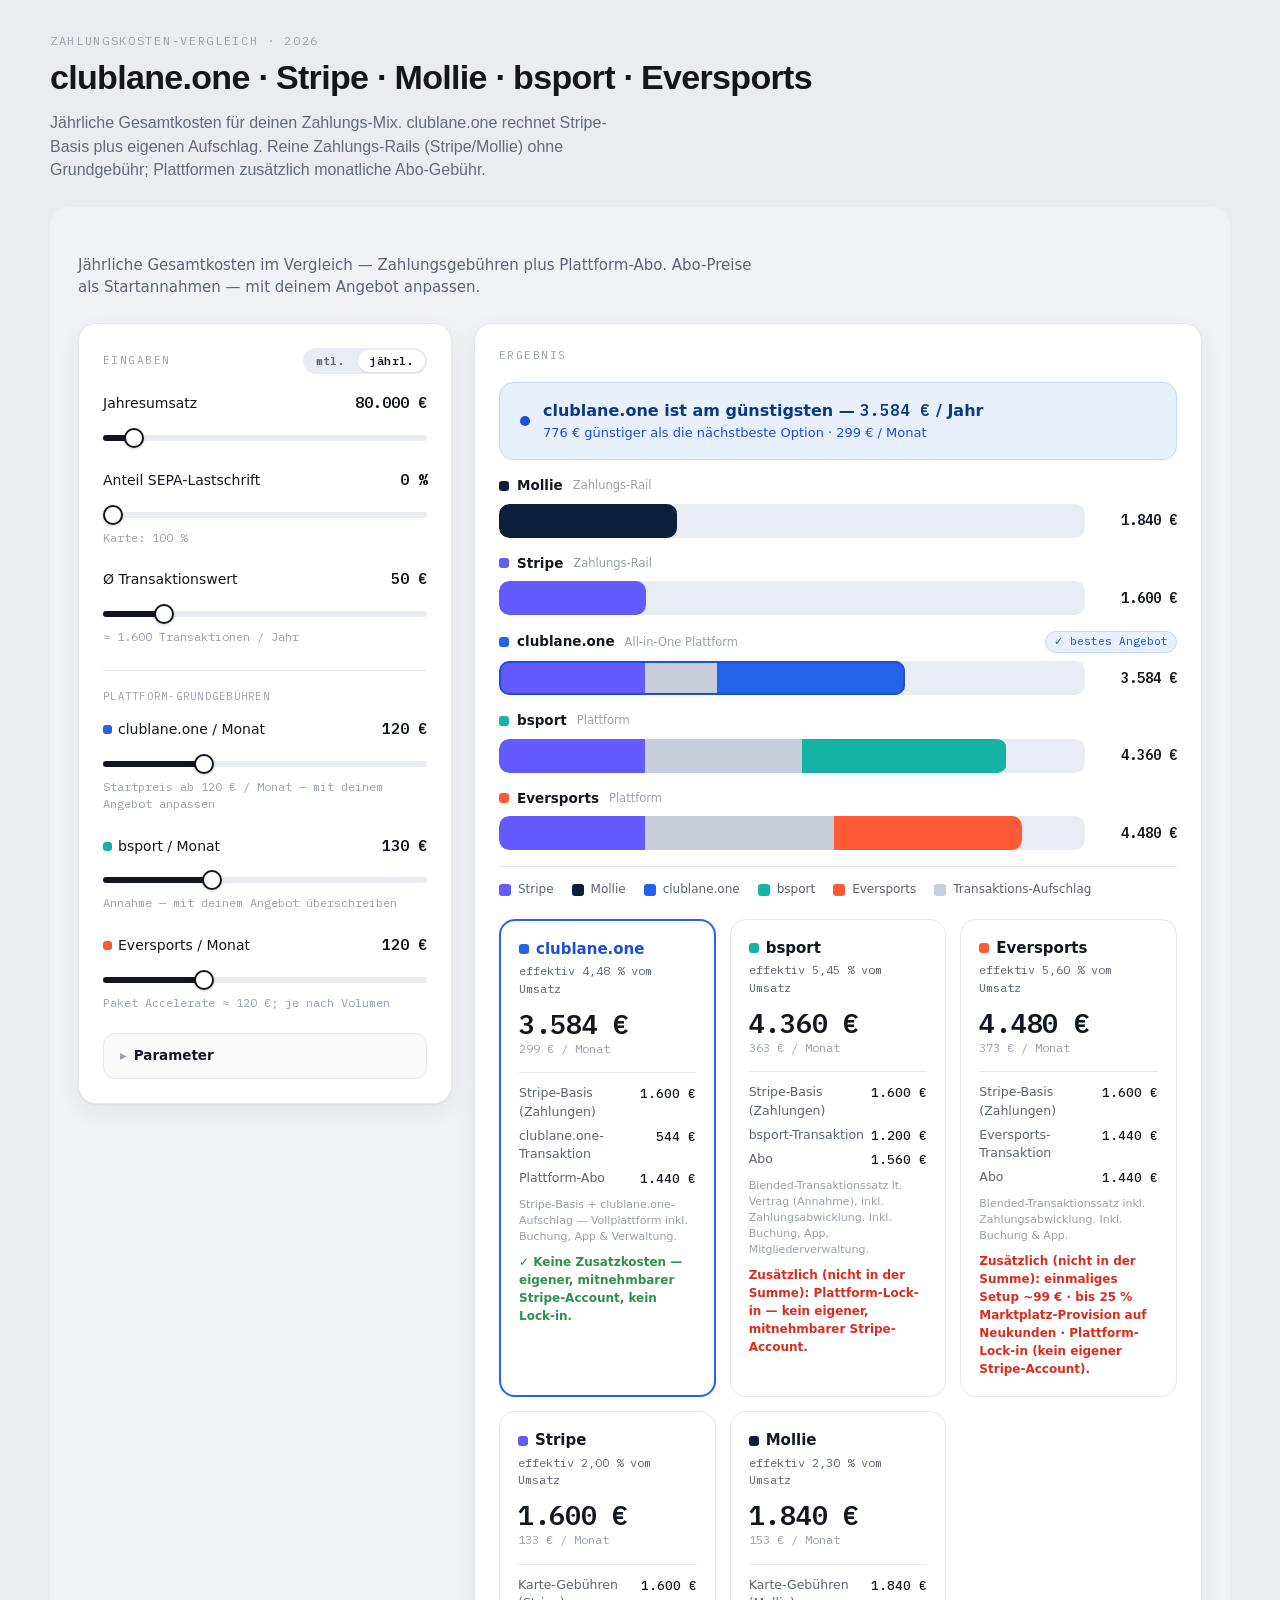
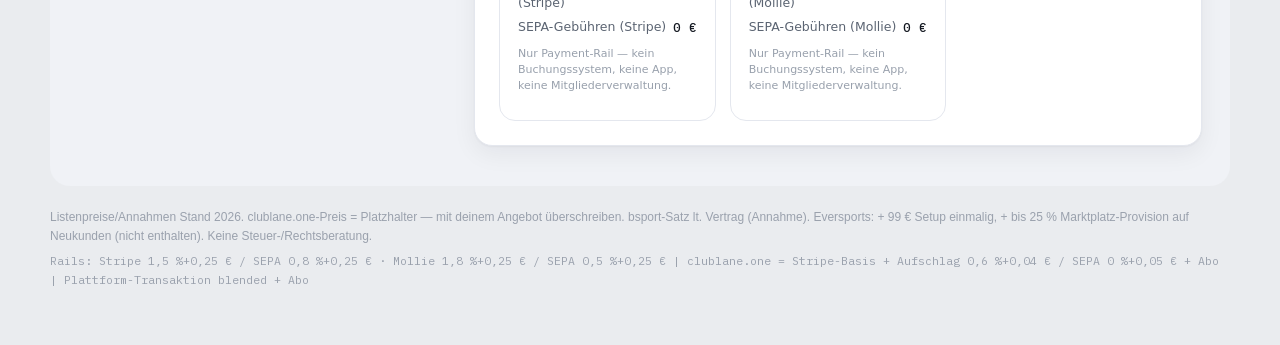
<file: _Kosten-Vergleich.html>
<!DOCTYPE html>
<html lang="de">
<head>
<meta charset="UTF-8">
<meta name="viewport" content="width=device-width, initial-scale=1.0">
<title>Zahlungskosten-Vergleich — clublane.one · Stripe · Mollie · bsport · Eversports</title>
<style>
  /* IBM Plex Mono — selbst gehostet (DSGVO: kein Google-Fonts-CDN, keine IP-Weitergabe).
     Quelle: Google Fonts / IBM, Lizenz SIL OFL 1.1. Dateien in /fonts. */
  @font-face {
    font-family: "IBM Plex Mono"; font-style: normal; font-weight: 400; font-display: swap;
    src: url(fonts/ibm-plex-mono-400-latin.woff2) format("woff2");
    unicode-range: U+0000-00FF, U+0131, U+0152-0153, U+02BB-02BC, U+02C6, U+02DA, U+02DC, U+0304, U+0308, U+0329, U+2000-206F, U+20AC, U+2122, U+2191, U+2193, U+2212, U+2215, U+FEFF, U+FFFD;
  }
  @font-face {
    font-family: "IBM Plex Mono"; font-style: normal; font-weight: 400; font-display: swap;
    src: url(fonts/ibm-plex-mono-400-latin-ext.woff2) format("woff2");
    unicode-range: U+0100-02BA, U+02BD-02C5, U+02C7-02CC, U+02CE-02D7, U+02DD-02FF, U+0304, U+0308, U+0329, U+1D00-1DBF, U+1E00-1E9F, U+1EF2-1EFF, U+2020, U+20A0-20AB, U+20AD-20C0, U+2113, U+2C60-2C7F, U+A720-A7FF;
  }
  @font-face {
    font-family: "IBM Plex Mono"; font-style: normal; font-weight: 500; font-display: swap;
    src: url(fonts/ibm-plex-mono-500-latin.woff2) format("woff2");
    unicode-range: U+0000-00FF, U+0131, U+0152-0153, U+02BB-02BC, U+02C6, U+02DA, U+02DC, U+0304, U+0308, U+0329, U+2000-206F, U+20AC, U+2122, U+2191, U+2193, U+2212, U+2215, U+FEFF, U+FFFD;
  }
  @font-face {
    font-family: "IBM Plex Mono"; font-style: normal; font-weight: 500; font-display: swap;
    src: url(fonts/ibm-plex-mono-500-latin-ext.woff2) format("woff2");
    unicode-range: U+0100-02BA, U+02BD-02C5, U+02C7-02CC, U+02CE-02D7, U+02DD-02FF, U+0304, U+0308, U+0329, U+1D00-1DBF, U+1E00-1E9F, U+1EF2-1EFF, U+2020, U+20A0-20AB, U+20AD-20C0, U+2113, U+2C60-2C7F, U+A720-A7FF;
  }
  @font-face {
    font-family: "IBM Plex Mono"; font-style: normal; font-weight: 600; font-display: swap;
    src: url(fonts/ibm-plex-mono-600-latin.woff2) format("woff2");
    unicode-range: U+0000-00FF, U+0131, U+0152-0153, U+02BB-02BC, U+02C6, U+02DA, U+02DC, U+0304, U+0308, U+0329, U+2000-206F, U+20AC, U+2122, U+2191, U+2193, U+2212, U+2215, U+FEFF, U+FFFD;
  }
  @font-face {
    font-family: "IBM Plex Mono"; font-style: normal; font-weight: 600; font-display: swap;
    src: url(fonts/ibm-plex-mono-600-latin-ext.woff2) format("woff2");
    unicode-range: U+0100-02BA, U+02BD-02C5, U+02C7-02CC, U+02CE-02D7, U+02DD-02FF, U+0304, U+0308, U+0329, U+1D00-1DBF, U+1E00-1E9F, U+1EF2-1EFF, U+2020, U+20A0-20AB, U+20AD-20C0, U+2113, U+2C60-2C7F, U+A720-A7FF;
  }
  :root{
    --canvas:#EAECEF; --card:#FFFFFF; --ink:#14161B; --muted:#646B78; --faint:#9AA1AD;
    --hair:#E0E3E8; --track:#EDEFF2; --fixseg:#C4C9D4;
    --stripe:#635BFF; --mollie:#0B1F3A; --studio:#2563EB; --bsport:#15B3A3; --ever:#FF5A36;
    --win:#1D4ED8; --win-bg:#DBEAFE; --warn-bg:#FBF4E9; --warn-bd:#EAD9B6; --warn-tx:#8A6320;
    --radius:18px; --shadow:0 1px 2px rgba(20,22,27,.04),0 8px 24px rgba(20,22,27,.06);
  }
  *{box-sizing:border-box} html,body{margin:0}
  body{background:var(--canvas);color:var(--ink);font-family:-apple-system, BlinkMacSystemFont, "Segoe UI", Roboto, Helvetica, Arial, sans-serif, "Apple Color Emoji", "Segoe UI Emoji";
    line-height:1.45;-webkit-font-smoothing:antialiased;padding:32px 20px 56px;}
  .wrap{max-width:1180px;margin:0 auto}
  .mono{font-family:"IBM Plex Mono",ui-monospace,monospace;font-variant-numeric:tabular-nums}

  header{margin-bottom:26px}
  .eyebrow{font-family:"IBM Plex Mono",monospace;font-size:12px;letter-spacing:.14em;text-transform:uppercase;color:var(--faint);margin-bottom:10px}
  h1{font-size:clamp(24px,3.6vw,34px);font-weight:700;letter-spacing:-.02em;margin:0 0 8px;line-height:1.06}
  .sub{color:var(--muted);font-size:16px;max-width:64ch}

  /* Rechner-Regeln unveraendert aus style.css der Startseite (Stand #563) */
  .kv-widget{ --radius:18px; --shadow:0 1px 2px rgba(20,22,27,.04),0 8px 24px rgba(20,22,27,.06);
    --canvas:#F0F2F6; --card:#FFFFFF; --ink:#12161F; --muted:#5B6472; --faint:#98A0AC;
    --hair:#E4E7EE; --track:#E9ECF2; --fixseg:#C7CDDA;
    --stripe:#635BFF; --mollie:#0B1F3A; --studio:#2563EB; --bsport:#15B3A3; --ever:#FF5A36;
    --win:#1D4ED8; --win-bg:#E8F0FE; --warn-bg:#FBF4E9; --warn-bd:#EAD9B6; --warn-tx:#8A6320;
    background:var(--canvas); border-radius:20px; padding:32px 28px 40px;
    font-family:"Inter",system-ui,sans-serif; line-height:1.45; color:var(--ink);
  }
  .kv-widget .kv-sub{ color:var(--muted); font-size:15px; max-width:72ch; margin-bottom:24px; line-height:1.5; }
  .kv-widget .mono{ font-family:"IBM Plex Mono",ui-monospace,monospace; font-variant-numeric:tabular-nums; }
  .kv-widget .kv-grid{ display:grid; grid-template-columns:374px 1fr; gap:22px; align-items:start; }
  @media(max-width:900px){ .kv-widget .kv-grid{ grid-template-columns:1fr; } }
  .kv-widget .panel{ background:var(--card); border:1px solid var(--hair); border-radius:18px; box-shadow:var(--shadow); }
  .kv-widget .panel-pad{ padding:24px; }
  .kv-widget .panel-title{ font-family:"IBM Plex Mono",monospace; font-size:11px; letter-spacing:.13em; text-transform:uppercase; color:var(--faint); margin:0 0 18px; }
  .kv-widget .panel-title-row{ display:flex; align-items:center; justify-content:space-between; margin:0 0 18px; }
  .kv-widget .panel-title-row .panel-title{ margin:0; }
  .kv-widget .unit-toggle{ display:inline-flex; gap:2px; background:var(--track); border-radius:99px; padding:2px; }
  .kv-widget .unit-btn{ border:0; background:transparent; font-family:"IBM Plex Mono",monospace; font-size:11px; font-weight:600; letter-spacing:.04em; color:var(--muted); padding:4px 11px; border-radius:99px; cursor:pointer; transition:background .15s,color .15s; }
  .kv-widget .unit-btn.is-active{ background:var(--card); color:var(--ink); box-shadow:0 1px 2px rgba(0,0,0,.08); }
  .kv-widget .field{ margin-bottom:22px; } .kv-widget .field:last-child{ margin-bottom:0; }
  .kv-widget .field-head{ display:flex; justify-content:space-between; align-items:baseline; margin-bottom:10px; gap:10px; }
  .kv-widget .field-name{ font-size:14px; font-weight:500; }
  .kv-widget .field-val{ font-family:"IBM Plex Mono",monospace; font-weight:600; font-size:15px; }
  .kv-widget .field-sub{ font-family:"IBM Plex Mono",monospace; font-size:12px; color:var(--faint); margin-top:5px; }
  .kv-widget .dot-pre{ display:inline-block; width:9px; height:9px; border-radius:3px; margin-right:6px; vertical-align:middle; }
  .kv-widget input[type=range]{ -webkit-appearance:none; appearance:none; width:100%; height:6px; border-radius:99px; background:var(--track); outline:none; cursor:pointer; margin:6px 0; }
  .kv-widget input[type=range]::-webkit-slider-thumb{ -webkit-appearance:none; appearance:none; width:20px; height:20px; border-radius:50%; background:var(--card); border:2px solid var(--ink); box-shadow:0 1px 3px rgba(0,0,0,.18); transition:transform .08s ease; }
  .kv-widget input[type=range]::-moz-range-thumb{ width:20px; height:20px; border-radius:50%; background:var(--card); border:2px solid var(--ink); box-shadow:0 1px 3px rgba(0,0,0,.18); }
  .kv-widget input[type=range]:active::-webkit-slider-thumb{ transform:scale(1.12); }
  .kv-widget input[type=range]:focus-visible{ box-shadow:0 0 0 4px rgba(37,99,235,.22); }
  .kv-widget .div-lbl{ font-family:"IBM Plex Mono",monospace; font-size:10.5px; letter-spacing:.12em; text-transform:uppercase; color:var(--faint); margin:24px 0 14px; padding-top:18px; border-top:1px solid var(--hair); }
  .kv-widget .ov{ margin-top:14px; border:1px solid var(--hair); border-radius:12px; background:rgba(10,20,40,.02); padding:0 14px; }
  .kv-widget .ov>summary{ cursor:pointer; padding:12px 2px; font-weight:600; font-size:13.5px; list-style:none; color:var(--ink); }
  .kv-widget .ov>summary::-webkit-details-marker{ display:none; }
  .kv-widget .ov>summary::before{ content:"▸"; color:var(--faint); margin-right:7px; display:inline-block; }
  .kv-widget .ov[open]>summary::before{ content:"▾"; }
  .kv-widget .ov-note{ font-size:11.5px; color:var(--muted); line-height:1.5; margin:0 0 12px; }
  .kv-widget .ov-grp{ margin:0 0 13px; }
  .kv-widget .ov-grp>b{ font-size:12px; display:block; margin:4px 0 7px; color:var(--ink); }
  .kv-widget .ov-grid{ display:grid; grid-template-columns:repeat(auto-fill,minmax(150px,1fr)); gap:8px; }
  .kv-widget .ov-grid label{ display:flex; flex-direction:column; font-size:11px; color:var(--muted); gap:3px; }
  .kv-widget .ov-grid input{ font:inherit; font-size:13px; padding:6px 8px; border:1px solid var(--hair); border-radius:8px; background:#fff; width:100%; }
  .kv-widget .ov-grid input:focus{ outline:2px solid rgba(37,99,235,.25); border-color:var(--studio); }
  .kv-widget .ov-reset{ font:inherit; font-size:12px; cursor:pointer; border:1px solid var(--hair); background:#fff; border-radius:99px; padding:6px 14px; margin:0 0 14px; }
  .kv-widget .ov-reset:hover{ border-color:var(--studio); }
  .kv-widget .pextra{ margin-top:8px; font-size:12px; line-height:1.5; }
  .kv-widget .pextra .ex-warn{ color:#D92D20; font-weight:600; }
  .kv-widget .pextra .ex-ok{ color:#2f8f4e; font-weight:600; }
  .kv-widget .verdict{ display:flex; align-items:center; gap:13px; padding:16px 20px; border-radius:14px; background:var(--win-bg); border:1px solid #C3D9FC; margin-bottom:16px; }
  .kv-widget .verdict-dot{ flex:0 0 auto; width:10px; height:10px; border-radius:50%; background:var(--win); }
  .kv-widget .verdict-main{ font-size:16px; font-weight:600; color:#0B3A82; } .kv-widget .verdict-main b{ font-family:"IBM Plex Mono",monospace; }
  .kv-widget .verdict-sub{ font-size:13px; color:#1D4ED8; margin-top:2px; }
  .kv-widget .bar-block{ margin-bottom:16px; }
  .kv-widget .bar-label{ display:flex; align-items:center; gap:8px; margin-bottom:8px; }
  .kv-widget .brand-dot{ width:10px; height:10px; border-radius:3px; }
  .kv-widget .bar-name{ font-size:13.5px; font-weight:600; } .kv-widget .bar-cat{ font-size:11.5px; color:var(--faint); margin-left:2px; }
  .kv-widget .bar-tag{ font-family:"IBM Plex Mono",monospace; font-size:11px; color:var(--win); background:var(--win-bg); padding:2px 8px; border-radius:99px; border:1px solid #C3D9FC; margin-left:auto; }
  .kv-widget .track-row{ display:flex; align-items:center; gap:12px; }
  .kv-widget .kv-track{ flex:1; height:34px; background:var(--track); border-radius:10px; overflow:hidden; }
  .kv-widget .barfill{ height:100%; display:flex; border-radius:10px; overflow:hidden; transition:width .35s cubic-bezier(.4,0,.2,1); }
  .kv-widget .seg{ height:100%; transition:flex-basis .35s cubic-bezier(.4,0,.2,1); }
  .kv-widget .barfill.winner{ outline:2px solid var(--win); outline-offset:-2px; }
  .kv-widget .bar-total{ font-family:"IBM Plex Mono",monospace; font-weight:600; font-size:14px; flex:0 0 auto; min-width:80px; text-align:right; }
  .kv-widget .kv-legend{ display:flex; gap:18px; flex-wrap:wrap; margin-top:14px; padding-top:14px; border-top:1px solid var(--hair); }
  .kv-widget .leg-item{ display:flex; align-items:center; gap:7px; font-size:12px; color:var(--muted); }
  .kv-widget .leg-sw{ width:12px; height:12px; border-radius:3px; }
  .kv-widget .kv-cards{ display:grid; grid-template-columns:repeat(3,1fr); gap:14px; margin-top:20px; }
  @media(max-width:700px){ .kv-widget .kv-cards{ grid-template-columns:1fr 1fr; } }
  @media(max-width:460px){ .kv-widget .kv-cards{ grid-template-columns:1fr; } }
  .kv-widget .pcard{ border:1px solid var(--hair); border-radius:16px; padding:18px; }
  .kv-widget .pcard h3{ margin:0 0 2px; font-size:15px; font-weight:600; display:flex; align-items:center; gap:7px; }
  .kv-widget .pcard .eff{ font-family:"IBM Plex Mono",monospace; font-size:12px; color:var(--muted); margin-bottom:13px; }
  .kv-widget .pcard .big{ font-family:"IBM Plex Mono",monospace; font-size:27px; font-weight:600; letter-spacing:-.01em; line-height:1; margin-bottom:3px; }
  .kv-widget .pcard .permo{ font-family:"IBM Plex Mono",monospace; font-size:12px; color:var(--faint); margin-bottom:15px; }
  .kv-widget .kv-lines{ border-top:1px solid var(--hair); padding-top:11px; }
  .kv-widget .kv-line{ display:flex; justify-content:space-between; font-size:12.5px; margin-bottom:6px; }
  .kv-widget .kv-line:last-child{ margin-bottom:0; }
  .kv-widget .kv-line .k{ color:var(--muted); } .kv-widget .kv-line .v{ font-family:"IBM Plex Mono",monospace; font-weight:500; }
  .kv-widget .pcard .pnote{ font-size:11px; color:var(--faint); margin-top:10px; line-height:1.45; }
  .kv-widget .pcard.studio-card{ border-color:var(--studio); border-width:2px; }
  .kv-widget .pcard.studio-card h3{ color:#1D4ED8; }

  footer{margin-top:22px;font-size:12px;color:var(--faint);line-height:1.6}
  footer .mono{font-size:11.5px}
  @media(prefers-reduced-motion:reduce){.kv-widget .barfill,.kv-widget .seg{transition:none}}
</style>
</head>
<body>
<div class="wrap">
  <header>
    <div class="eyebrow">Zahlungskosten-Vergleich · 2026</div>
    <h1>clublane.one · Stripe · Mollie · bsport · Eversports</h1>
    <p class="sub">Jährliche Gesamtkosten für deinen Zahlungs-Mix. clublane.one rechnet Stripe-Basis plus eigenen Aufschlag. Reine Zahlungs-Rails (Stripe/Mollie) ohne Grundgebühr; Plattformen zusätzlich monatliche Abo-Gebühr.</p>
  </header>

  <div class="kv-widget">
    <p class="kv-sub">Jährliche Gesamtkosten im Vergleich — Zahlungsgebühren plus Plattform-Abo. Abo-Preise als Startannahmen — mit deinem Angebot anpassen.</p>
    <div class="kv-grid">

      <section class="panel panel-pad" aria-label="Eingaben">
        <div class="panel-title-row">
          <p class="panel-title">Eingaben</p>
          <div class="unit-toggle" role="group" aria-label="Kostenanzeige: monatlich oder jährlich">
            <button type="button" class="unit-btn" data-period="month">mtl.</button>
            <button type="button" class="unit-btn is-active" data-period="year">jährl.</button>
          </div>
        </div>
        <div class="field">
          <div class="field-head"><span class="field-name">Jahresumsatz</span><span class="field-val" id="revVal">80.000&nbsp;€</span></div>
          <input type="range" id="rev" min="10000" max="1000000" step="5000" value="80000" aria-label="Jahresumsatz">
        </div>
        <div class="field">
          <div class="field-head"><span class="field-name">Anteil SEPA-Lastschrift</span><span class="field-val" id="sepaVal">0 %</span></div>
          <input type="range" id="sepa" min="0" max="100" step="5" value="0" aria-label="SEPA-Anteil">
          <div class="field-sub" id="cardShare">Karte: 100 %</div>
        </div>
        <div class="field">
          <div class="field-head"><span class="field-name">Ø Transaktionswert</span><span class="field-val" id="avgVal">50 €</span></div>
          <input type="range" id="avg" min="20" max="200" step="5" value="50" aria-label="Transaktionswert">
          <div class="field-sub" id="txCount">≈ 1.600 Transaktionen / Jahr</div>
        </div>
        <div class="div-lbl">Plattform-Grundgebühren</div>
        <div class="field">
          <div class="field-head"><span class="field-name"><span class="dot-pre" style="background:var(--studio)"></span>clublane.one / Monat</span><span class="field-val" id="studioMoVal">120&nbsp;€</span></div>
          <input type="range" id="studioMo" min="0" max="400" step="5" value="120" aria-label="clublane.one Monatsgebühr">
          <div class="field-sub">Startpreis ab 120 € / Monat — mit deinem Angebot anpassen</div>
        </div>
        <div class="field">
          <div class="field-head"><span class="field-name"><span class="dot-pre" style="background:var(--bsport)"></span>bsport / Monat</span><span class="field-val" id="bsMoVal">130&nbsp;€</span></div>
          <input type="range" id="bsMo" min="0" max="400" step="5" value="130" aria-label="bsport Monatsgebühr">
          <div class="field-sub">Annahme — mit deinem Angebot überschreiben</div>
        </div>
        <div class="field">
          <div class="field-head"><span class="field-name"><span class="dot-pre" style="background:var(--ever)"></span>Eversports / Monat</span><span class="field-val" id="evMoVal">120&nbsp;€</span></div>
          <input type="range" id="evMo" min="0" max="400" step="5" value="119" aria-label="Eversports Monatsgebühr">
          <div class="field-sub">Paket Accelerate ≈ 120 €; je nach Volumen</div>
        </div>

        <details class="ov">
          <summary>Parameter</summary>
          <div class="ov-note">Werte hier überschreiben die Rechnung sofort — <b>nichts wird gespeichert</b> (nach Neuladen gelten wieder die Standardwerte). Bei den <b>Eingaben</b> bedeutet ein leeres Feld: der Slider oben gilt. Die <b>Sätze</b> sind mit den Standardwerten vorbelegt.</div>

          <div class="ov-grp"><b>Eingaben (überschreiben die Slider oben)</b>
            <div class="ov-grid">
              <label>Jahresumsatz €<input type="number" id="ov_rev" data-def="" placeholder="80000" min="0" step="1000"></label>
              <label>SEPA-Anteil %<input type="number" id="ov_sepa" data-def="" placeholder="0" min="0" max="100" step="1"></label>
              <label>Ø Transaktionswert €<input type="number" id="ov_avg" data-def="" placeholder="50" min="1" step="1"></label>
              <label>clublane.one €/Monat<input type="number" id="ov_studioMo" data-def="" placeholder="120" min="0" step="1"></label>
              <label>bsport €/Monat<input type="number" id="ov_bsMo" data-def="" placeholder="130" min="0" step="1"></label>
              <label>Eversports €/Monat<input type="number" id="ov_evMo" data-def="" placeholder="119" min="0" step="1"></label>
            </div>
          </div>

          <div class="ov-grp"><b>clublane.one — Aufschlag/Provision (nur das, was clublane.one behält)</b>
            <div class="ov-note" style="margin:0 0 8px">clublane.one behält <b>nur diesen Aufschlag</b> zusätzlich zur Stripe-Basis. Der Gesamt-Kartensatz des Studios = Stripe-Basis + Aufschlag (Standard: 1,5 % + 0,6 % = 2,1 %). Auf SEPA behält clublane.one standardmäßig 0 %.</div>
            <div class="ov-grid">
              <label>Aufschlag Karte %<input type="number" id="ov_S_cp" data-def="0.6" value="0.6" step="0.1"></label>
              <label>Aufschlag Karte Fix €<input type="number" id="ov_S_cf" data-def="0.04" value="0.04" step="0.01"></label>
              <label>Aufschlag SEPA %<input type="number" id="ov_S_sp" data-def="0" value="0" step="0.1"></label>
              <label>Aufschlag SEPA Fix €<input type="number" id="ov_S_sf" data-def="0.05" value="0.05" step="0.01"></label>
            </div>
          </div>

          <div class="ov-grp"><b>Stripe-Basis (Zahlungs-Rail)</b>
            <div class="ov-grid">
              <label>Karte %<input type="number" id="ov_Str_cp" data-def="1.5" value="1.5" step="0.1"></label>
              <label>Karte Fix €<input type="number" id="ov_Str_cf" data-def="0.25" value="0.25" step="0.01"></label>
              <label>SEPA %<input type="number" id="ov_Str_sp" data-def="0.8" value="0.8" step="0.1"></label>
              <label>SEPA Fix €<input type="number" id="ov_Str_sf" data-def="0.25" value="0.25" step="0.01"></label>
            </div>
          </div>

          <div class="ov-grp"><b>Mollie (Zahlungs-Rail)</b>
            <div class="ov-grid">
              <label>Karte %<input type="number" id="ov_M_cp" data-def="1.8" value="1.8" step="0.1"></label>
              <label>Karte Fix €<input type="number" id="ov_M_cf" data-def="0.25" value="0.25" step="0.01"></label>
              <label>SEPA %<input type="number" id="ov_M_sp" data-def="0.5" value="0.5" step="0.1"></label>
              <label>SEPA Fix €<input type="number" id="ov_M_sf" data-def="0.25" value="0.25" step="0.01"></label>
            </div>
          </div>

          <div class="ov-grp"><b>bsport — Transaktion (blended)</b>
            <div class="ov-grid">
              <label>Satz %<input type="number" id="ov_B_tp" data-def="2.9" value="2.9" step="0.1"></label>
              <label>Fix €<input type="number" id="ov_B_tf" data-def="0.30" value="0.30" step="0.01"></label>
            </div>
          </div>

          <div class="ov-grp"><b>Eversports — Transaktion (blended)</b>
            <div class="ov-grid">
              <label>Satz %<input type="number" id="ov_E_tp" data-def="2.9" value="2.9" step="0.1"></label>
              <label>Fix €<input type="number" id="ov_E_tf" data-def="0.45" value="0.45" step="0.01"></label>
            </div>
          </div>

          <button type="button" class="ov-reset" id="ov_reset">Auf Standardwerte zurücksetzen</button>
        </details>
      </section>

      <section class="panel panel-pad" aria-label="Ergebnis">
        <p class="panel-title">Ergebnis</p>
        <div class="verdict" id="verdict">
          <span class="verdict-dot"></span>
          <div><div class="verdict-main" id="verdictMain">–</div><div class="verdict-sub" id="verdictSub">–</div></div>
        </div>
        <div id="kvBars"></div>
        <div class="kv-legend">
          <span class="leg-item"><span class="leg-sw" style="background:var(--stripe)"></span>Stripe</span>
          <span class="leg-item"><span class="leg-sw" style="background:var(--mollie)"></span>Mollie</span>
          <span class="leg-item"><span class="leg-sw" style="background:var(--studio)"></span>clublane.one</span>
          <span class="leg-item"><span class="leg-sw" style="background:var(--bsport)"></span>bsport</span>
          <span class="leg-item"><span class="leg-sw" style="background:var(--ever)"></span>Eversports</span>
          <span class="leg-item"><span class="leg-sw" style="background:var(--fixseg)"></span>Transaktions-Aufschlag</span>
        </div>
        <div class="kv-cards" id="kvCards"></div>
      </section>

    </div>
  </div>

  <footer>
    <div>Listenpreise/Annahmen Stand 2026. clublane.one-Preis = Platzhalter — mit deinem Angebot überschreiben. bsport-Satz lt. Vertrag (Annahme). Eversports: + 99 € Setup einmalig, + bis 25 % Marktplatz-Provision auf Neukunden (nicht enthalten). Keine Steuer-/Rechtsberatung.</div>
    <div class="mono" style="margin-top:6px">Rails: Stripe 1,5 %+0,25 € / SEPA 0,8 %+0,25 € · Mollie 1,8 %+0,25 € / SEPA 0,5 %+0,25 €  |  clublane.one = Stripe-Basis + Aufschlag 0,6 %+0,04 € / SEPA 0 %+0,05 € + Abo  |  Plattform-Transaktion blended + Abo</div>
  </footer>
</div>

<script>
(function(){
  const eur0=new Intl.NumberFormat('de-DE',{style:'currency',currency:'EUR',maximumFractionDigits:0});
  const num0=new Intl.NumberFormat('de-DE',{maximumFractionDigits:0});
  const pct2=n=>n.toLocaleString('de-DE',{minimumFractionDigits:2,maximumFractionDigits:2})+' %';
  const $=id=>document.getElementById(id);
  var STRIPE_VISUAL = 0.7; // Betreiber #563: Stripe-Anteil absichtlich nur zu 70 % gezeichnet (nur Zeichnung; Summen, Texte, Karten, Urteil und Massstab bleiben echt)
  const rev=$('rev'),sepa=$('sepa'),avg=$('avg');
  const studioMo=$('studioMo'),bsMo=$('bsMo'),evMo=$('evMo');

  const providers=[
    {key:'mollie', name:'Mollie',    cat:'Zahlungs-Rail',     color:'var(--mollie)',noWin:true},
    {key:'stripe', name:'Stripe',    cat:'Zahlungs-Rail',     color:'var(--stripe)',noWin:true},
    {key:'studio', name:'clublane.one', cat:'All-in-One Plattform',color:'var(--studio)'},
    {key:'bsport', name:'bsport',   cat:'Plattform',color:'var(--bsport)'},
    {key:'ever',   name:'Eversports',cat:'Plattform',color:'var(--ever)'},
  ];

  const barsEl=$('kvBars'), cardsEl=$('kvCards');
  let periodMonthly=false;
  const cardProviders=[
    providers.find(p=>p.key==='studio'),
    providers.find(p=>p.key==='bsport'),
    providers.find(p=>p.key==='ever'),
    providers.find(p=>p.key==='stripe'),
    providers.find(p=>p.key==='mollie'),
  ];

  providers.forEach(p=>{
    const b=document.createElement('div'); b.className='bar-block';
    const segvColor=p.noWin?p.color:'var(--fixseg)';
    const segfColor=p.color;
    b.innerHTML=`<div class="bar-label">
      <span class="brand-dot" style="background:${p.color}"></span>
      <span class="bar-name">${p.name}</span><span class="bar-cat">${p.cat}</span>
      <span class="bar-tag" id="tag_${p.key}" hidden>✓ bestes Angebot</span></div>
      <div class="track-row"><div class="kv-track"><div class="barfill" id="bar_${p.key}">
      <div class="seg" id="segs_${p.key}" style="background:var(--stripe)"></div>
      <div class="seg" id="segv_${p.key}" style="background:${segvColor}"></div>
      <div class="seg" id="segf_${p.key}" style="background:${segfColor}"></div>
      </div></div><span class="bar-total" id="tot_${p.key}">–</span></div>`;
    barsEl.appendChild(b);
  });

  cardProviders.forEach(p=>{
    const c=document.createElement('div');
    c.className='pcard'+(p.key==='studio'?' studio-card':'');
    c.innerHTML=`<h3><span class="brand-dot" style="background:${p.color}"></span>${p.name}</h3>
      <div class="eff" id="eff_${p.key}">–</div>
      <div class="big" id="big_${p.key}">–</div>
      <div class="permo" id="mo_${p.key}">–</div>
      <div class="kv-lines" id="lines_${p.key}"></div>
      <div class="pnote" id="note_${p.key}"></div>
      <div class="pextra" id="extra_${p.key}"></div>`;
    cardsEl.appendChild(c);
  });

  function track(el){
    const p=((+el.value-+el.min)/(+el.max-+el.min))*100;
    el.style.background=`linear-gradient(to right,var(--ink) 0%,var(--ink) ${p}%,var(--track) ${p}%,var(--track) 100%)`;
  }

  function calc(){
    const ovNum=(id,def)=>{const el=document.getElementById(id);if(!el)return def;const t=(el.value||'').trim().replace(',','.');if(t==='')return def;const v=parseFloat(t);return isFinite(v)?v:def;};
    const R=ovNum('ov_rev',+rev.value), s=ovNum('ov_sepa',+sepa.value)/100, A=ovNum('ov_avg',+avg.value);
    const moStudio=ovNum('ov_studioMo',+studioMo.value), moBs=ovNum('ov_bsMo',+bsMo.value), moEv=ovNum('ov_evMo',+evMo.value);
    const sepaVol=R*s, cardVol=R-sepaVol;
    const totalTx=A>0?R/A:0, sepaTx=A>0?sepaVol/A:0, cardTx=A>0?cardVol/A:0;

    const Str={cp:ovNum('ov_Str_cp',1.5),cf:ovNum('ov_Str_cf',0.25),sp:ovNum('ov_Str_sp',0.8),sf:ovNum('ov_Str_sf',0.25)};
    const Prov={cp:ovNum('ov_S_cp',0.6),cf:ovNum('ov_S_cf',0.04),sp:ovNum('ov_S_sp',0),sf:ovNum('ov_S_sf',0.05)};
    const S={cp:Str.cp+Prov.cp,cf:Str.cf+Prov.cf,sp:Str.sp+Prov.sp,sf:Str.sf+Prov.sf};
    const M={cp:ovNum('ov_M_cp',1.8),cf:ovNum('ov_M_cf',0.25),sp:ovNum('ov_M_sp',0.5),sf:ovNum('ov_M_sf',0.25)};
    const B={tp:ovNum('ov_B_tp',2.9),tf:ovNum('ov_B_tf',0.30)};
    const E={tp:ovNum('ov_E_tp',2.9),tf:ovNum('ov_E_tf',0.45)};

    const sSepa=sepaVol*S.sp/100+sepaTx*S.sf;
    const sCard=cardVol*S.cp/100+cardTx*S.cf;
    const strSepa=sepaVol*Str.sp/100+sepaTx*Str.sf;
    const strCard=cardVol*Str.cp/100+cardTx*Str.cf;
    const mSepa=sepaVol*M.sp/100+sepaTx*M.sf;
    const mCard=cardVol*M.cp/100+cardTx*M.cf;
    const bVar=R*B.tp/100+totalTx*B.tf, bFix=moBs*12;
    const eVar=R*E.tp/100+totalTx*E.tf, eFix=moEv*12;
    const studioVar=sSepa+sCard, studioFix=moStudio*12;

    const stripeBase=strSepa+strCard;

    const data={
      stripe:{variable:strSepa+strCard,fix:0,stripeBase:0,
        lines:[['Karte-Gebühren (Stripe)',strCard],['SEPA-Gebühren (Stripe)',strSepa]],
        note:'Nur Payment-Rail — kein Buchungssystem, keine App, keine Mitgliederverwaltung.'},
      mollie:{variable:mSepa+mCard,fix:0,stripeBase:0,
        lines:[['Karte-Gebühren (Mollie)',mCard],['SEPA-Gebühren (Mollie)',mSepa]],
        note:'Nur Payment-Rail — kein Buchungssystem, keine App, keine Mitgliederverwaltung.'},
      studio:{variable:studioVar,fix:studioFix,stripeBase:stripeBase,
        lines:[['Stripe-Basis (Zahlungen)',stripeBase],['clublane.one-Transaktion',studioVar-stripeBase],['Plattform-Abo',studioFix]],
        note:'Stripe-Basis + clublane.one-Aufschlag — Vollplattform inkl. Buchung, App &amp; Verwaltung.',
        extra:'<span class="ex-ok">✓ Keine Zusatzkosten — eigener, mitnehmbarer Stripe-Account, kein Lock-in.</span>'},
      bsport:{variable:bVar,fix:bFix,stripeBase:stripeBase,
        lines:[['Stripe-Basis (Zahlungen)',stripeBase],['bsport-Transaktion',bVar-stripeBase],['Abo',bFix]],
        note:'Blended-Transaktionssatz lt. Vertrag (Annahme), inkl. Zahlungsabwicklung. Inkl. Buchung, App, Mitgliederverwaltung.',
        extra:'<span class="ex-warn">Zusätzlich (nicht in der Summe): Plattform-Lock-in — kein eigener, mitnehmbarer Stripe-Account.</span>'},
      ever:{variable:eVar,fix:eFix,stripeBase:stripeBase,
        lines:[['Stripe-Basis (Zahlungen)',stripeBase],['Eversports-Transaktion',eVar-stripeBase],['Abo',eFix]],
        note:'Blended-Transaktionssatz inkl. Zahlungsabwicklung. Inkl. Buchung &amp; App.',
        extra:'<span class="ex-warn">Zusätzlich (nicht in der Summe): einmaliges Setup ~99 € · bis 25 % Marktplatz-Provision auf Neukunden · Plattform-Lock-in (kein eigener Stripe-Account).</span>'},
    };
    Object.keys(data).forEach(k=>data[k].total=data[k].variable+data[k].fix);

    const sPct=s*100, r1=x=>Number.isInteger(x)?x:Math.round(x*10)/10;
    $('revVal').textContent=eur0.format(R);
    $('sepaVal').textContent=r1(sPct)+' %';
    $('cardShare').textContent='Karte: '+r1(100-sPct)+' %';
    $('avgVal').textContent=r1(A)+' €';
    $('txCount').textContent='≈ '+num0.format(Math.round(totalTx))+' Transaktionen / Jahr';
    $('studioMoVal').textContent=eur0.format(moStudio);
    $('bsMoVal').textContent=eur0.format(moBs);
    $('evMoVal').textContent=eur0.format(moEv);

    const f=periodMonthly?1/12:1, fOther=periodMonthly?1:1/12;
    const per=periodMonthly?'/ Monat':'/ Jahr', perOther=periodMonthly?'/ Jahr':'/ Monat';

    const maxT=Math.max(...providers.map(p=>data[p.key].total),1);
    const platProv=providers.filter(p=>!p.noWin);
    let minK=platProv[0].key, minVal=Infinity, secondMin=Infinity;
    platProv.forEach(p=>{const t=data[p.key].total; if(t<minVal){minVal=t;minK=p.key;}});
    platProv.forEach(p=>{const t=data[p.key].total; if(t>minVal&&t<secondMin)secondMin=t;});

    providers.forEach(p=>{
      const d=data[p.key];
      // #563: gezeichnet wird der Stripe-Anteil nur mit STRIPE_VISUAL; maxT (Massstab) bleibt aus den ECHTEN Summen.
      // Stripe-Zeile: ganzer Balken ist Stripe. Mollie-Zeile: min(Mollie,Stripe) ist der Stripe-gleiche Anteil, der Ueberhang bleibt 1:1.
      // Plattform-Zeilen: nur das blaue Anfangssegment (Stripe-Basis).
      const sb=Math.min(d.stripeBase||0,d.variable);
      let railCut=0;
      if(p.key==='stripe') railCut=d.variable*(1-STRIPE_VISUAL);
      else if(p.key==='mollie') railCut=Math.min(d.variable,data.stripe.variable)*(1-STRIPE_VISUAL);
      const drawS=sb*STRIPE_VISUAL, drawV=d.variable-sb-railCut, drawF=d.fix;
      const drawT=drawS+drawV+drawF;
      $('bar_'+p.key).style.width=(drawT/maxT*100)+'%';
      const denom=drawT>0?drawT:1;
      $('segs_'+p.key).style.flexBasis=(drawS/denom*100)+'%';
      $('segv_'+p.key).style.flexBasis=(drawV/denom*100)+'%';
      $('segf_'+p.key).style.flexBasis=(drawF/denom*100)+'%';
      $('tot_'+p.key).textContent=eur0.format(d.total*f);
      $('bar_'+p.key).classList.toggle('winner',p.key===minK);
      $('tag_'+p.key).hidden=(p.key!==minK);
      $('big_'+p.key).textContent=eur0.format(d.total*f);
      $('mo_'+p.key).textContent=eur0.format(d.total*fOther)+' '+perOther;
      $('eff_'+p.key).textContent='effektiv '+pct2(R>0?d.total/R*100:0)+' vom Umsatz';
      $('lines_'+p.key).innerHTML=d.lines.map(l=>`<div class="kv-line"><span class="k">${l[0]}</span><span class="v">${eur0.format(l[1]*f)}</span></div>`).join('');
      $('note_'+p.key).innerHTML=d.note;
      $('extra_'+p.key).innerHTML=d.extra||'';
    });

    const winner=platProv.find(p=>p.key===minK).name;
    const gap=isFinite(secondMin)?secondMin-minVal:0;
    $('verdictMain').innerHTML=winner+' ist am günstigsten — <b>'+eur0.format(minVal*f)+'</b> '+per;
    $('verdictSub').textContent=isFinite(secondMin)
      ? eur0.format(gap*f)+' günstiger als die nächstbeste Option  ·  '+eur0.format(minVal*fOther)+' '+perOther
      : eur0.format(minVal*fOther)+' '+perOther;
  }

  [rev,sepa,avg,studioMo,bsMo,evMo].forEach(el=>{el.addEventListener('input',()=>{track(el);calc();});track(el);});
  document.querySelectorAll('.ov input').forEach(el=>el.addEventListener('input',calc));
  var ovReset=document.getElementById('ov_reset');
  if(ovReset) ovReset.addEventListener('click',function(){
    document.querySelectorAll('.ov input').forEach(function(el){ el.value = el.getAttribute('data-def')||''; });
    calc();
  });
  document.querySelectorAll('.unit-toggle .unit-btn').forEach(btn=>{
    btn.addEventListener('click',()=>{
      periodMonthly=btn.getAttribute('data-period')==='month';
      document.querySelectorAll('.unit-toggle .unit-btn').forEach(b=>b.classList.toggle('is-active',b===btn));
      calc();
    });
  });
  calc();
})();
</script>

</body>
</html>
</file>
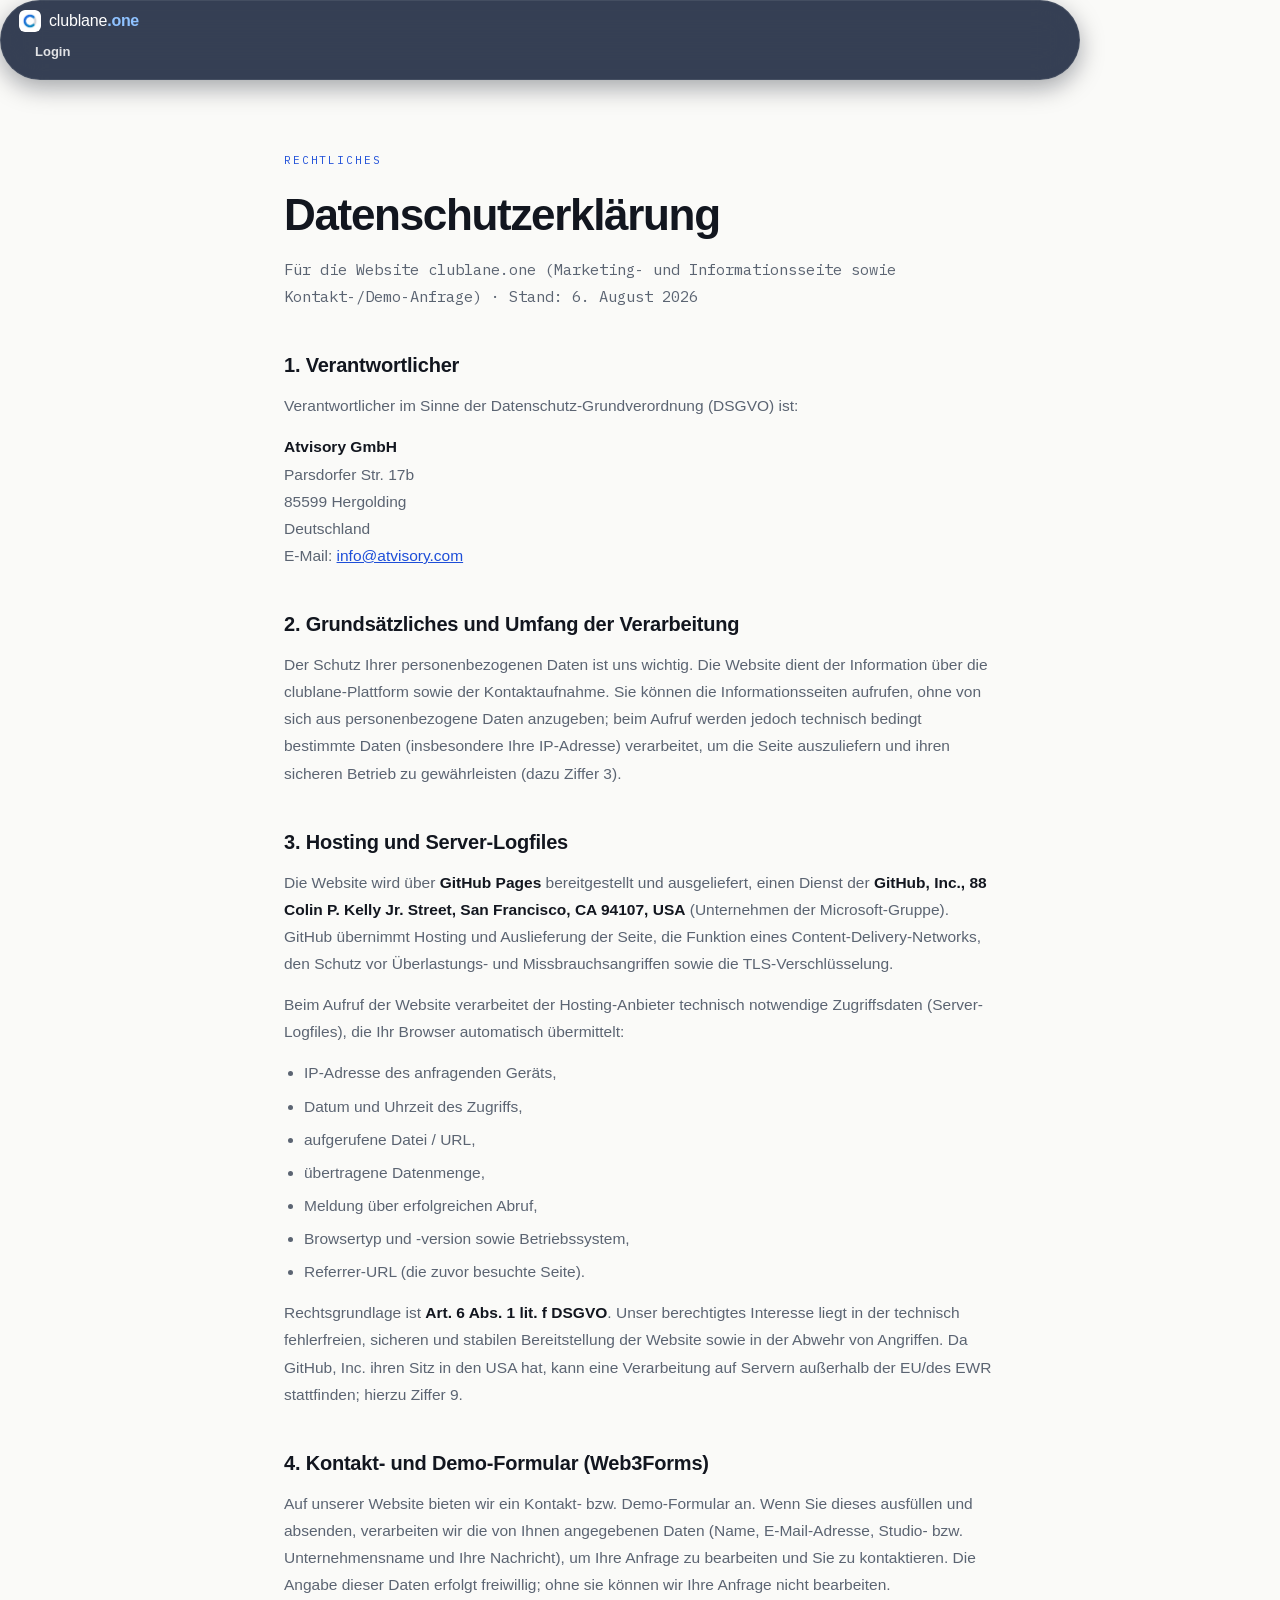
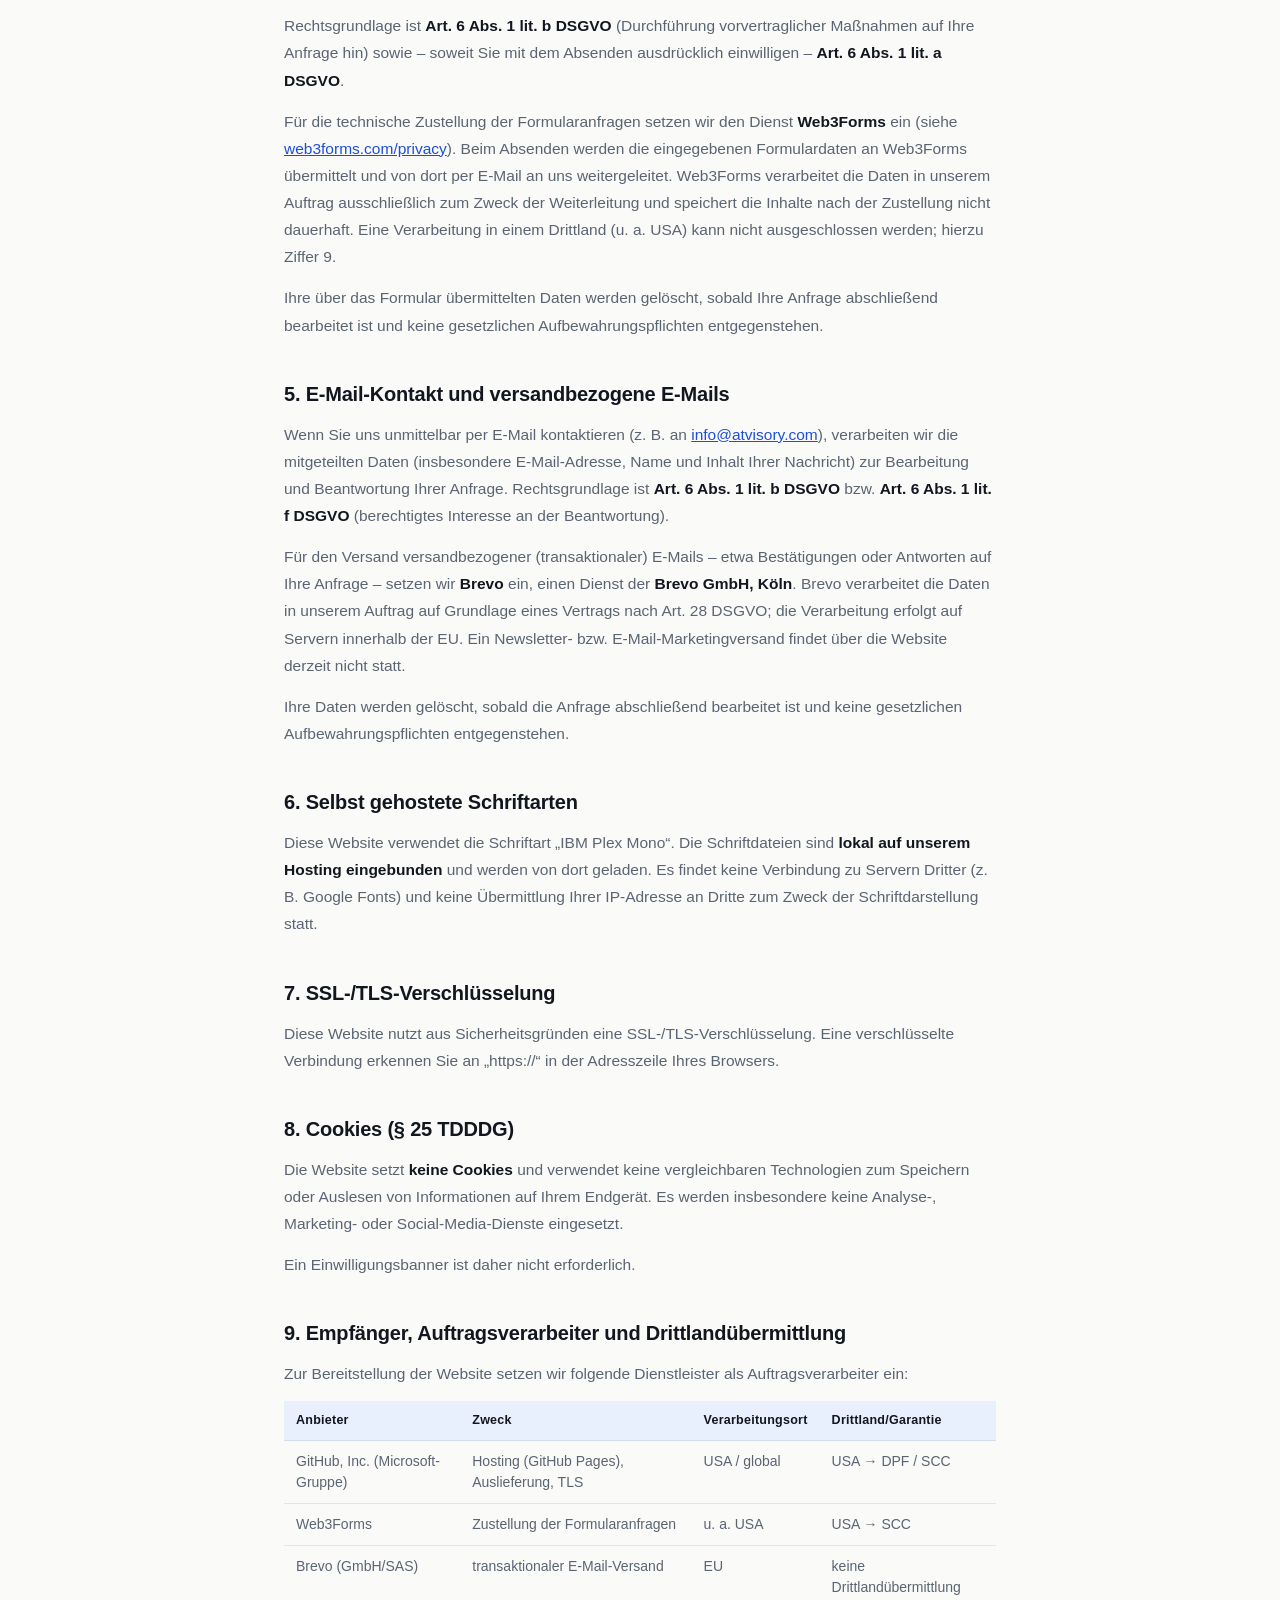
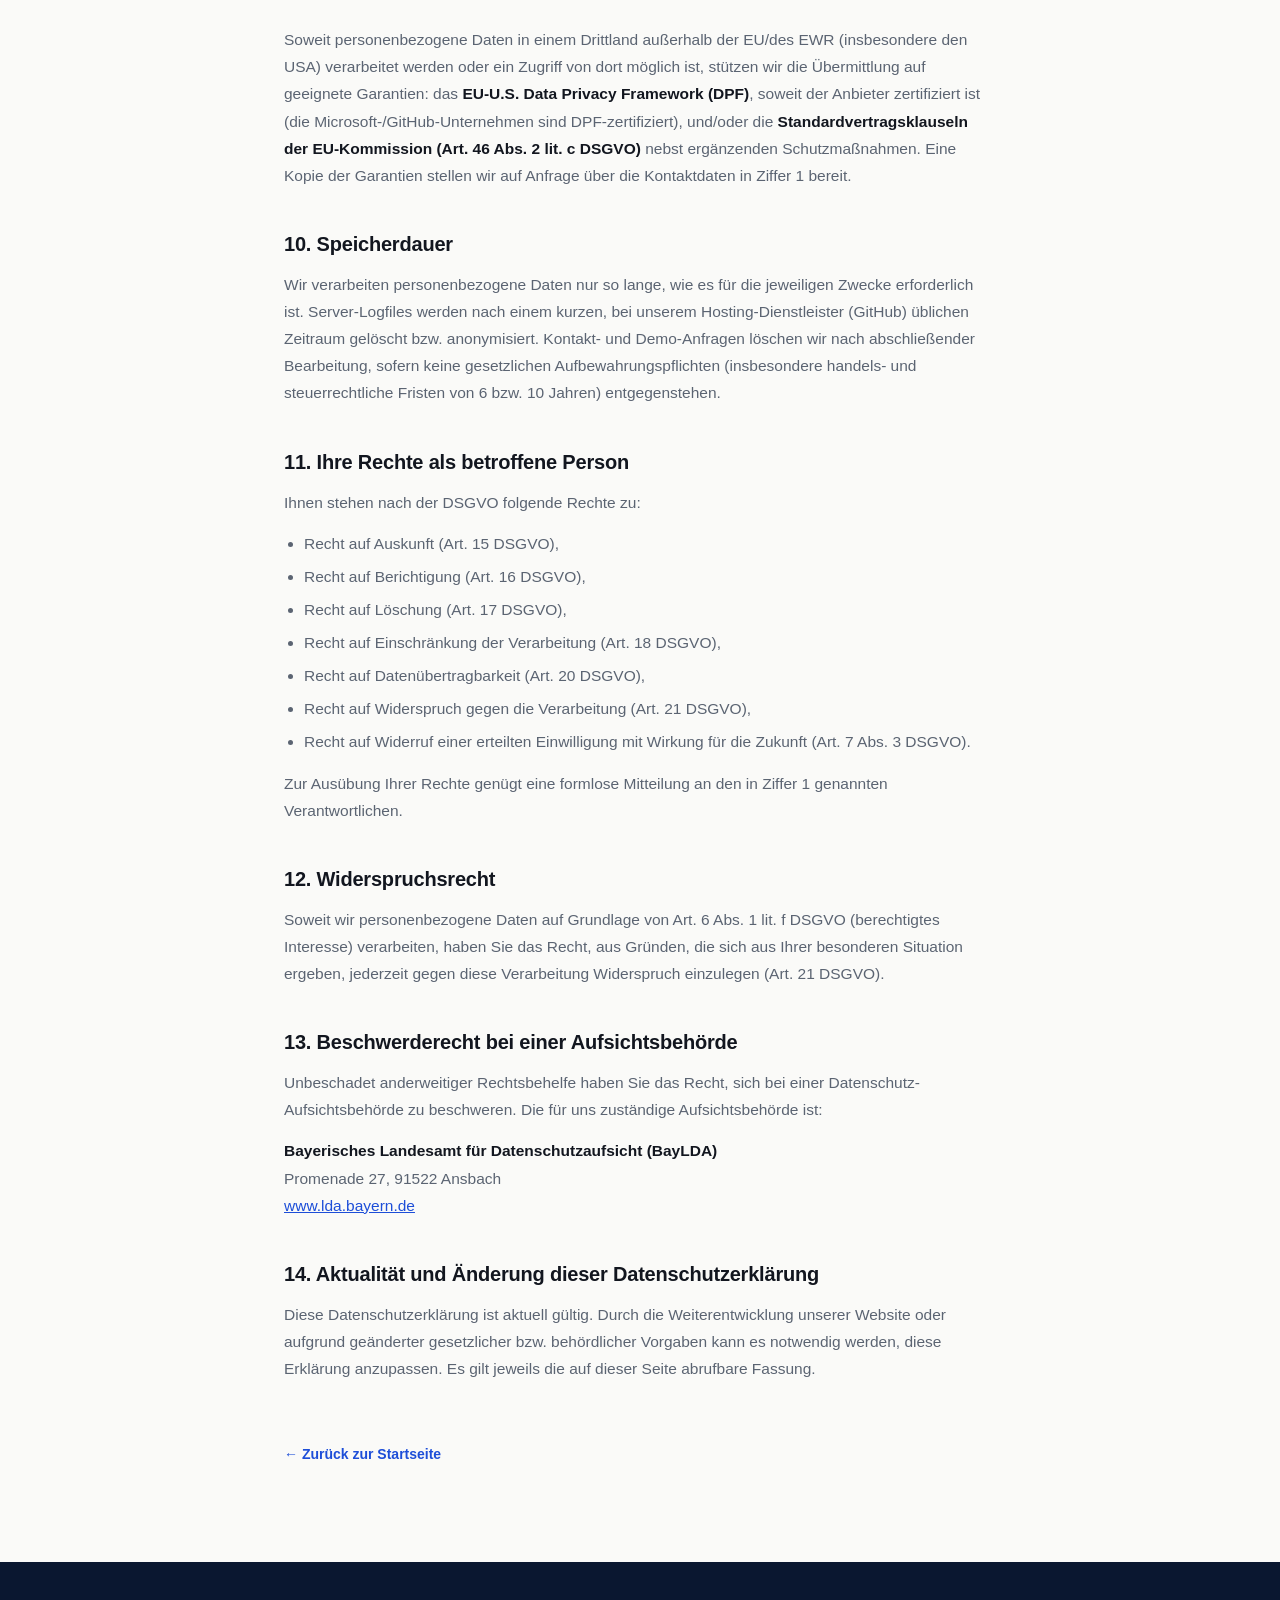
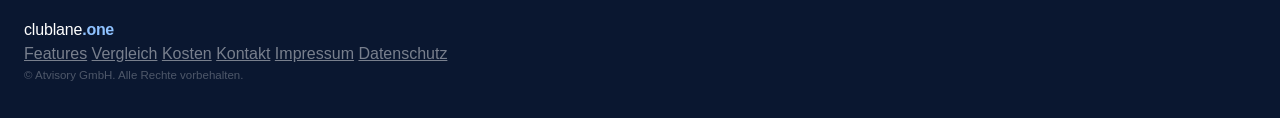
<file: datenschutz.html>
<!DOCTYPE html>
<html lang="de">
<head>
  <meta charset="UTF-8">
  <meta name="viewport" content="width=device-width, initial-scale=1.0">
  <meta name="robots" content="noindex, nofollow">
  <title>Datenschutzerklärung — clublane.one</title>
  <meta name="description" content="Datenschutzerklärung der clublane.one-Webseite.">
  <link rel="canonical" href="https://clublane.one/datenschutz.html">
  <link rel="icon" href="/favicon.ico" sizes="any">
  <link rel="icon" type="image/png" href="icons/clublane-ring-flat-navy-64.png">
  <link rel="apple-touch-icon" href="icons/clublane-ring-flat-navy-180.png">
  <link rel="stylesheet" href="style.css?v=11">
  <style>
    .legal-wrap { max-width: 760px; margin: 0 auto; padding: 72px 24px 96px; }
    .legal-wrap h1 { font-size: clamp(30px, 5vw, 44px); font-weight: 700; letter-spacing: -.03em; color: var(--ink); margin-bottom: 8px; }
    .legal-eyebrow { font-family: "IBM Plex Mono", monospace; font-size: 11px; letter-spacing: .17em; text-transform: uppercase; color: var(--accent-dark); display: block; margin-bottom: 14px; }
    .legal-wrap h2 { font-size: 20px; font-weight: 700; letter-spacing: -.01em; color: var(--ink); margin: 40px 0 12px; }
    .legal-wrap h3 { font-size: 16px; font-weight: 600; color: var(--ink); margin: 24px 0 8px; }
    .legal-wrap p, .legal-wrap address, .legal-wrap li { font-size: 15.5px; line-height: 1.75; color: var(--muted); font-style: normal; }
    .legal-wrap p { margin-bottom: 14px; }
    .legal-wrap ul { margin: 0 0 14px 20px; }
    .legal-wrap li { margin-bottom: 6px; }
    .legal-wrap strong { color: var(--ink); font-weight: 600; }
    .legal-wrap a { color: var(--accent-dark); }
    .legal-stand { font-family: "IBM Plex Mono", monospace; font-size: 12.5px; color: var(--faint); margin-top: 8px; }
    .legal-back { display: inline-block; margin-top: 48px; font-size: 14px; color: var(--accent-dark); text-decoration: none; font-weight: 600; }
    .legal-tablewrap { overflow-x: auto; margin: 0 0 18px; }
    .legal-table { border-collapse: collapse; width: 100%; min-width: 460px; font-size: 14px; }
    .legal-table th, .legal-table td { text-align: left; padding: 10px 12px; border-bottom: 1px solid var(--hair); color: var(--muted); line-height: 1.5; vertical-align: top; }
    .legal-table th { color: var(--ink); font-weight: 600; font-size: 12.5px; letter-spacing: .02em; }
  </style>
</head>
<body>

<header class="site-nav">
  <div class="nav-inner">
    <a class="logo" href="index.html">
      <img class="logo-icon" src="icons/clublane-ring-weiss-ring-verlauf-180.png" alt="" width="22" height="22">
      <span class="logo-s">clublane</span><span class="logo-os">.one</span>
    </a>
    <div class="nav-right">
      <a class="nav-login" href="https://os.aelixir.de/login/clublane">Login</a>
    </div>
  </div>
</header>

<main class="legal-wrap">
  <span class="legal-eyebrow">Rechtliches</span>
  <h1>Datenschutzerklärung</h1>
  <p class="legal-stand">Für die Website clublane.one (Marketing- und Informationsseite sowie Kontakt-/Demo-Anfrage) · Stand: 6. August 2026</p>

  <h2>1. Verantwortlicher</h2>
  <p>Verantwortlicher im Sinne der Datenschutz-Grundverordnung (DSGVO) ist:</p>
  <address>
    <strong>Atvisory GmbH</strong><br>
    Parsdorfer Str. 17b<br>
    85599 Hergolding<br>
    Deutschland<br>
    E-Mail: <span class="js-mail" data-u="info" data-d="atvisory.com">info&#160;[at]&#160;atvisory&#160;[dot]&#160;com</span>
  </address>

  <h2>2. Grundsätzliches und Umfang der Verarbeitung</h2>
  <p>
    Der Schutz Ihrer personenbezogenen Daten ist uns wichtig. Die Website dient der Information über die
    clublane-Plattform sowie der Kontaktaufnahme. Sie können die Informationsseiten aufrufen, ohne von sich
    aus personenbezogene Daten anzugeben; beim Aufruf werden jedoch technisch bedingt bestimmte Daten
    (insbesondere Ihre IP-Adresse) verarbeitet, um die Seite auszuliefern und ihren sicheren Betrieb zu
    gewährleisten (dazu Ziffer 3).
  </p>

  <h2>3. Hosting und Server-Logfiles</h2>
  <p>
    Die Website wird über <strong>GitHub Pages</strong> bereitgestellt und ausgeliefert, einen Dienst der
    <strong>GitHub, Inc., 88 Colin P. Kelly Jr. Street, San Francisco, CA 94107, USA</strong> (Unternehmen der
    Microsoft-Gruppe). GitHub übernimmt Hosting und Auslieferung der Seite, die Funktion eines
    Content-Delivery-Networks, den Schutz vor Überlastungs- und Missbrauchsangriffen sowie die
    TLS-Verschlüsselung.
  </p>
  <p>
    Beim Aufruf der Website verarbeitet der Hosting-Anbieter technisch notwendige Zugriffsdaten
    (Server-Logfiles), die Ihr Browser automatisch übermittelt:
  </p>
  <ul>
    <li>IP-Adresse des anfragenden Geräts,</li>
    <li>Datum und Uhrzeit des Zugriffs,</li>
    <li>aufgerufene Datei / URL,</li>
    <li>übertragene Datenmenge,</li>
    <li>Meldung über erfolgreichen Abruf,</li>
    <li>Browsertyp und -version sowie Betriebssystem,</li>
    <li>Referrer-URL (die zuvor besuchte Seite).</li>
  </ul>
  <p>
    Rechtsgrundlage ist <strong>Art. 6 Abs. 1 lit. f DSGVO</strong>. Unser berechtigtes Interesse liegt in der
    technisch fehlerfreien, sicheren und stabilen Bereitstellung der Website sowie in der Abwehr von Angriffen.
    Da GitHub, Inc. ihren Sitz in den USA hat, kann eine Verarbeitung auf Servern außerhalb der EU/des EWR
    stattfinden; hierzu Ziffer 9.
  </p>

  <h2>4. Kontakt- und Demo-Formular (Web3Forms)</h2>
  <p>
    Auf unserer Website bieten wir ein Kontakt- bzw. Demo-Formular an. Wenn Sie dieses ausfüllen und absenden,
    verarbeiten wir die von Ihnen angegebenen Daten (Name, E-Mail-Adresse, Studio- bzw. Unternehmensname und
    Ihre Nachricht), um Ihre Anfrage zu bearbeiten und Sie zu kontaktieren. Die Angabe dieser Daten erfolgt
    freiwillig; ohne sie können wir Ihre Anfrage nicht bearbeiten.
  </p>
  <p>
    Rechtsgrundlage ist <strong>Art. 6 Abs. 1 lit. b DSGVO</strong> (Durchführung vorvertraglicher Maßnahmen auf
    Ihre Anfrage hin) sowie – soweit Sie mit dem Absenden ausdrücklich einwilligen –
    <strong>Art. 6 Abs. 1 lit. a DSGVO</strong>.
  </p>
  <p>
    Für die technische Zustellung der Formularanfragen setzen wir den Dienst <strong>Web3Forms</strong> ein
    (siehe <a href="https://web3forms.com/privacy" target="_blank" rel="noopener noreferrer">web3forms.com/privacy</a>).
    Beim Absenden werden die eingegebenen Formulardaten an Web3Forms übermittelt und von dort per E-Mail an uns
    weitergeleitet. Web3Forms verarbeitet die Daten in unserem Auftrag ausschließlich zum Zweck der Weiterleitung
    und speichert die Inhalte nach der Zustellung nicht dauerhaft. Eine Verarbeitung in einem Drittland
    (u. a. USA) kann nicht ausgeschlossen werden; hierzu Ziffer 9.
  </p>
  <p>
    Ihre über das Formular übermittelten Daten werden gelöscht, sobald Ihre Anfrage abschließend bearbeitet ist
    und keine gesetzlichen Aufbewahrungspflichten entgegenstehen.
  </p>

  <h2>5. E-Mail-Kontakt und versandbezogene E-Mails</h2>
  <p>
    Wenn Sie uns unmittelbar per E-Mail kontaktieren (z. B. an
    <span class="js-mail" data-u="info" data-d="atvisory.com">info&#160;[at]&#160;atvisory&#160;[dot]&#160;com</span>),
    verarbeiten wir die mitgeteilten Daten (insbesondere E-Mail-Adresse, Name und Inhalt Ihrer Nachricht) zur
    Bearbeitung und Beantwortung Ihrer Anfrage. Rechtsgrundlage ist <strong>Art. 6 Abs. 1 lit. b DSGVO</strong>
    bzw. <strong>Art. 6 Abs. 1 lit. f DSGVO</strong> (berechtigtes Interesse an der Beantwortung).
  </p>
  <p>
    Für den Versand versandbezogener (transaktionaler) E-Mails – etwa Bestätigungen oder Antworten auf Ihre
    Anfrage – setzen wir <strong>Brevo</strong> ein, einen Dienst der <strong>Brevo GmbH, Köln</strong>. Brevo
    verarbeitet die Daten in unserem Auftrag auf Grundlage eines Vertrags nach Art. 28 DSGVO; die Verarbeitung
    erfolgt auf Servern innerhalb der EU. Ein Newsletter- bzw. E-Mail-Marketingversand findet über die Website
    derzeit nicht statt.
  </p>
  <p>
    Ihre Daten werden gelöscht, sobald die Anfrage abschließend bearbeitet ist und keine gesetzlichen
    Aufbewahrungspflichten entgegenstehen.
  </p>

  <h2>6. Selbst gehostete Schriftarten</h2>
  <p>
    Diese Website verwendet die Schriftart „IBM Plex Mono“. Die Schriftdateien sind <strong>lokal auf unserem
    Hosting eingebunden</strong> und werden von dort geladen. Es findet keine Verbindung zu Servern Dritter
    (z. B. Google Fonts) und keine Übermittlung Ihrer IP-Adresse an Dritte zum Zweck der Schriftdarstellung statt.
  </p>

  <h2>7. SSL-/TLS-Verschlüsselung</h2>
  <p>
    Diese Website nutzt aus Sicherheitsgründen eine SSL-/TLS-Verschlüsselung. Eine verschlüsselte Verbindung
    erkennen Sie an „https://“ in der Adresszeile Ihres Browsers.
  </p>

  <h2>8. Cookies (§ 25 TDDDG)</h2>
  <p>
    Die Website setzt <strong>keine Cookies</strong> und verwendet keine vergleichbaren Technologien zum
    Speichern oder Auslesen von Informationen auf Ihrem Endgerät. Es werden insbesondere keine Analyse-,
    Marketing- oder Social-Media-Dienste eingesetzt.
  </p>
  <p>Ein Einwilligungsbanner ist daher nicht erforderlich.</p>

  <h2>9. Empfänger, Auftragsverarbeiter und Drittlandübermittlung</h2>
  <p>Zur Bereitstellung der Website setzen wir folgende Dienstleister als Auftragsverarbeiter ein:</p>
  <div class="legal-tablewrap">
    <table class="legal-table">
      <thead>
        <tr><th>Anbieter</th><th>Zweck</th><th>Verarbeitungsort</th><th>Drittland/Garantie</th></tr>
      </thead>
      <tbody>
        <tr>
          <td>GitHub, Inc. (Microsoft-Gruppe)</td>
          <td>Hosting (GitHub Pages), Auslieferung, TLS</td>
          <td>USA / global</td>
          <td>USA → DPF / SCC</td>
        </tr>
        <tr>
          <td>Web3Forms</td>
          <td>Zustellung der Formularanfragen</td>
          <td>u. a. USA</td>
          <td>USA → SCC</td>
        </tr>
        <tr>
          <td>Brevo (GmbH/SAS)</td>
          <td>transaktionaler E-Mail-Versand</td>
          <td>EU</td>
          <td>keine Drittlandübermittlung</td>
        </tr>
      </tbody>
    </table>
  </div>
  <p>
    Soweit personenbezogene Daten in einem Drittland außerhalb der EU/des EWR (insbesondere den USA) verarbeitet
    werden oder ein Zugriff von dort möglich ist, stützen wir die Übermittlung auf geeignete Garantien: das
    <strong>EU-U.S. Data Privacy Framework (DPF)</strong>, soweit der Anbieter zertifiziert ist (die
    Microsoft-/GitHub-Unternehmen sind DPF-zertifiziert), und/oder die <strong>Standardvertragsklauseln der
    EU-Kommission (Art. 46 Abs. 2 lit. c DSGVO)</strong> nebst ergänzenden Schutzmaßnahmen. Eine Kopie der
    Garantien stellen wir auf Anfrage über die Kontaktdaten in Ziffer 1 bereit.
  </p>

  <h2>10. Speicherdauer</h2>
  <p>
    Wir verarbeiten personenbezogene Daten nur so lange, wie es für die jeweiligen Zwecke erforderlich ist.
    Server-Logfiles werden nach einem kurzen, bei unserem Hosting-Dienstleister (GitHub) üblichen Zeitraum
    gelöscht bzw. anonymisiert. Kontakt- und Demo-Anfragen löschen wir nach abschließender Bearbeitung, sofern
    keine gesetzlichen Aufbewahrungspflichten (insbesondere handels- und steuerrechtliche Fristen von 6 bzw.
    10 Jahren) entgegenstehen.
  </p>

  <h2>11. Ihre Rechte als betroffene Person</h2>
  <p>Ihnen stehen nach der DSGVO folgende Rechte zu:</p>
  <ul>
    <li>Recht auf Auskunft (Art. 15 DSGVO),</li>
    <li>Recht auf Berichtigung (Art. 16 DSGVO),</li>
    <li>Recht auf Löschung (Art. 17 DSGVO),</li>
    <li>Recht auf Einschränkung der Verarbeitung (Art. 18 DSGVO),</li>
    <li>Recht auf Datenübertragbarkeit (Art. 20 DSGVO),</li>
    <li>Recht auf Widerspruch gegen die Verarbeitung (Art. 21 DSGVO),</li>
    <li>Recht auf Widerruf einer erteilten Einwilligung mit Wirkung für die Zukunft (Art. 7 Abs. 3 DSGVO).</li>
  </ul>
  <p>Zur Ausübung Ihrer Rechte genügt eine formlose Mitteilung an den in Ziffer 1 genannten Verantwortlichen.</p>

  <h2>12. Widerspruchsrecht</h2>
  <p>
    Soweit wir personenbezogene Daten auf Grundlage von Art. 6 Abs. 1 lit. f DSGVO (berechtigtes Interesse)
    verarbeiten, haben Sie das Recht, aus Gründen, die sich aus Ihrer besonderen Situation ergeben, jederzeit
    gegen diese Verarbeitung Widerspruch einzulegen (Art. 21 DSGVO).
  </p>

  <h2>13. Beschwerderecht bei einer Aufsichtsbehörde</h2>
  <p>
    Unbeschadet anderweitiger Rechtsbehelfe haben Sie das Recht, sich bei einer Datenschutz-Aufsichtsbehörde zu
    beschweren. Die für uns zuständige Aufsichtsbehörde ist:
  </p>
  <address>
    <strong>Bayerisches Landesamt für Datenschutzaufsicht (BayLDA)</strong><br>
    Promenade 27, 91522 Ansbach<br>
    <a href="https://www.lda.bayern.de/" target="_blank" rel="noopener noreferrer">www.lda.bayern.de</a>
  </address>

  <h2>14. Aktualität und Änderung dieser Datenschutzerklärung</h2>
  <p>
    Diese Datenschutzerklärung ist aktuell gültig. Durch die Weiterentwicklung unserer Website oder aufgrund
    geänderter gesetzlicher bzw. behördlicher Vorgaben kann es notwendig werden, diese Erklärung anzupassen.
    Es gilt jeweils die auf dieser Seite abrufbare Fassung.
  </p>

  <a class="legal-back" href="index.html">← Zurück zur Startseite</a>
</main>

<footer>
  <div class="footer-inner">
    <div class="footer-top">
      <a class="logo" href="index.html" style="text-decoration:none">
        <span class="logo-s">clublane</span><span class="logo-os">.one</span>
      </a>
      <nav class="footer-links">
        <a href="index.html#features">Features</a>
        <a href="index.html#vergleich">Vergleich</a>
        <a href="index.html#kosten">Kosten</a>
        <a href="index.html#kontakt">Kontakt</a>
        <a href="impressum.html">Impressum</a>
        <a href="datenschutz.html">Datenschutz</a>
      </nav>
    </div>
    <p class="footer-note">© Atvisory GmbH. Alle Rechte vorbehalten.</p>
  </div>
</footer>

<script>
  // Anti-Crawl: E-Mail-Adresse erst im Browser zusammensetzen (kein "@" im HTML-Quelltext).
  document.querySelectorAll('.js-mail').forEach(function (el) {
    var user = el.getAttribute('data-u');
    var domain = el.getAttribute('data-d');
    var addr = user + '@' + domain;
    var a = document.createElement('a');
    a.href = 'mailto:' + addr;
    a.textContent = addr;
    a.rel = 'nofollow';
    el.replaceWith(a);
  });
</script>
</body>
</html>
</file>
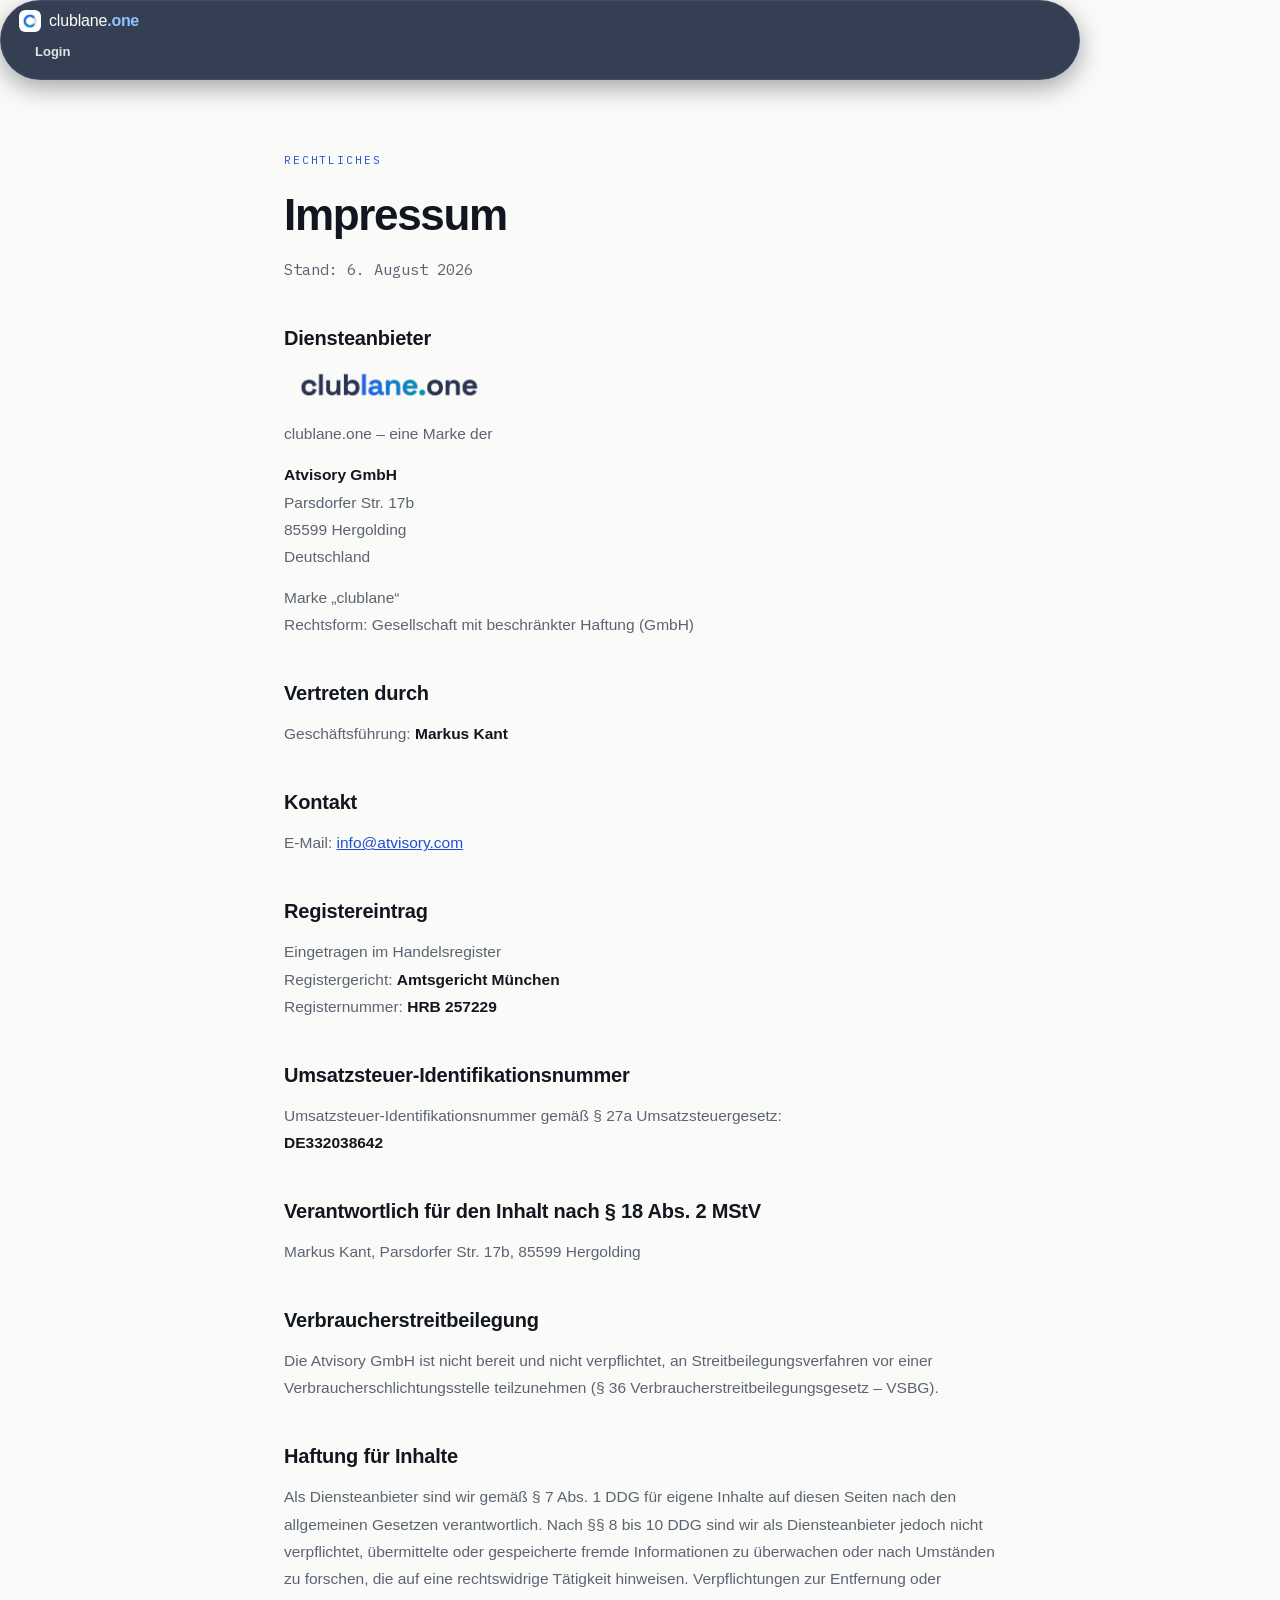
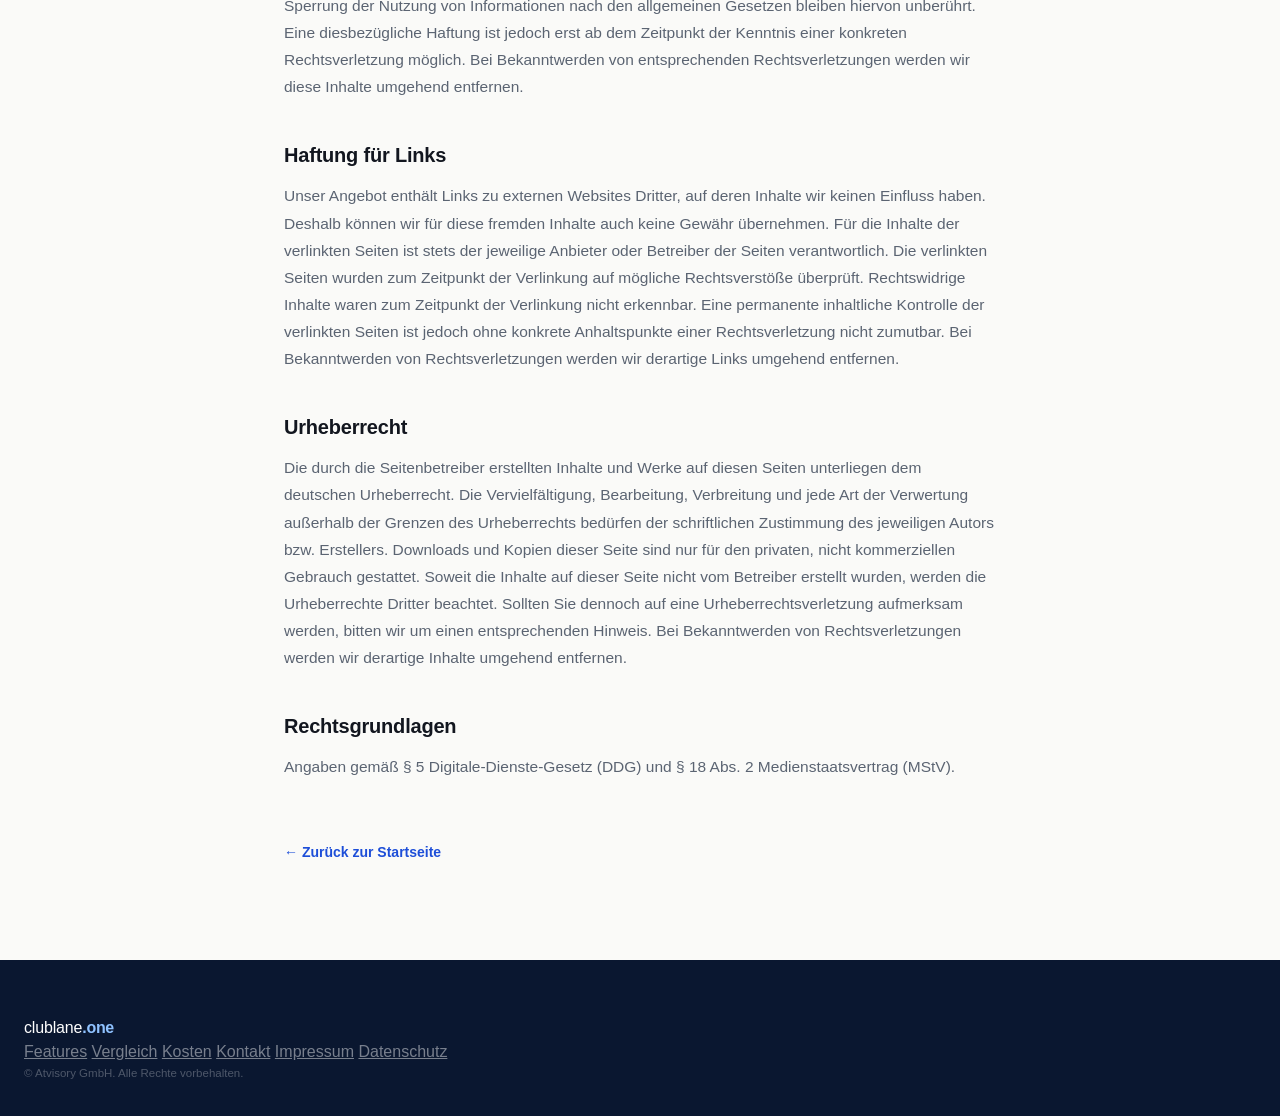
<file: impressum.html>
<!DOCTYPE html>
<html lang="de">
<head>
  <meta charset="UTF-8">
  <meta name="viewport" content="width=device-width, initial-scale=1.0">
  <meta name="robots" content="noindex, nofollow">
  <title>Impressum — clublane.one</title>
  <meta name="description" content="Impressum der clublane.one-Webseite.">
  <link rel="canonical" href="https://clublane.one/impressum.html">
  <link rel="icon" href="/favicon.ico" sizes="any">
  <link rel="icon" type="image/png" href="icons/clublane-ring-flat-navy-64.png">
  <link rel="apple-touch-icon" href="icons/clublane-ring-flat-navy-180.png">
  <link rel="stylesheet" href="style.css?v=11">
  <style>
    .legal-wrap { max-width: 760px; margin: 0 auto; padding: 72px 24px 96px; }
    .legal-wrap h1 { font-size: clamp(30px, 5vw, 44px); font-weight: 700; letter-spacing: -.03em; color: var(--ink); margin-bottom: 8px; }
    .legal-eyebrow { font-family: "IBM Plex Mono", monospace; font-size: 11px; letter-spacing: .17em; text-transform: uppercase; color: var(--accent-dark); display: block; margin-bottom: 14px; }
    .legal-wrap h2 { font-size: 20px; font-weight: 700; letter-spacing: -.01em; color: var(--ink); margin: 40px 0 12px; }
    .legal-wrap p, .legal-wrap address { font-size: 15.5px; line-height: 1.75; color: var(--muted); font-style: normal; margin-bottom: 14px; }
    .legal-wrap strong { color: var(--ink); font-weight: 600; }
    .legal-wrap a { color: var(--accent-dark); }
    .legal-stand { font-family: "IBM Plex Mono", monospace; font-size: 12.5px; color: var(--faint); margin-top: 8px; }
    .imp-logo { width: 210px; max-width: 62%; height: auto; display: block; margin: 4px 0 16px; }
    .imp-brand { font-size: 13.5px; color: var(--muted); margin-bottom: 4px; }
    .legal-back { display: inline-block; margin-top: 48px; font-size: 14px; color: var(--accent-dark); text-decoration: none; font-weight: 600; }
  </style>
</head>
<body>

<header class="site-nav">
  <div class="nav-inner">
    <a class="logo" href="index.html">
      <img class="logo-icon" src="icons/clublane-ring-weiss-ring-verlauf-180.png" alt="" width="22" height="22">
      <span class="logo-s">clublane</span><span class="logo-os">.one</span>
    </a>
    <div class="nav-right">
      <a class="nav-login" href="https://os.aelixir.de/login/clublane">Login</a>
    </div>
  </div>
</header>

<main class="legal-wrap">
  <span class="legal-eyebrow">Rechtliches</span>
  <h1>Impressum</h1>
  <p class="legal-stand">Stand: 6. August 2026</p>

  <h2>Diensteanbieter</h2>
  <img class="imp-logo" src="icons/clublane-wordmark-transparent-sm.png" alt="clublane.one" width="853" height="159">
  <p class="imp-brand">clublane.one – eine Marke der</p>
  <address>
    <strong>Atvisory GmbH</strong><br>
    Parsdorfer Str. 17b<br>
    85599 Hergolding<br>
    Deutschland
  </address>
  <p>Marke „clublane“<br>Rechtsform: Gesellschaft mit beschränkter Haftung (GmbH)</p>

  <h2>Vertreten durch</h2>
  <p>Geschäftsführung: <strong>Markus Kant</strong></p>

  <h2>Kontakt</h2>
  <p>
    E-Mail: <span class="js-mail" data-u="info" data-d="atvisory.com">info&#160;[at]&#160;atvisory&#160;[dot]&#160;com</span>
  </p>

  <h2>Registereintrag</h2>
  <p>
    Eingetragen im Handelsregister<br>
    Registergericht: <strong>Amtsgericht München</strong><br>
    Registernummer: <strong>HRB 257229</strong>
  </p>

  <h2>Umsatzsteuer-Identifikationsnummer</h2>
  <p>
    Umsatzsteuer-Identifikationsnummer gemäß § 27a Umsatzsteuergesetz:<br>
    <strong>DE332038642</strong>
  </p>

  <h2>Verantwortlich für den Inhalt nach § 18 Abs. 2 MStV</h2>
  <p>Markus Kant, Parsdorfer Str. 17b, 85599 Hergolding</p>

  <h2>Verbraucherstreitbeilegung</h2>
  <p>
    Die Atvisory GmbH ist nicht bereit und nicht verpflichtet, an Streitbeilegungsverfahren vor einer
    Verbraucherschlichtungsstelle teilzunehmen (§ 36 Verbraucherstreitbeilegungsgesetz – VSBG).
  </p>

  <h2>Haftung für Inhalte</h2>
  <p>
    Als Diensteanbieter sind wir gemäß § 7 Abs. 1 DDG für eigene Inhalte auf diesen Seiten nach den
    allgemeinen Gesetzen verantwortlich. Nach §§ 8 bis 10 DDG sind wir als Diensteanbieter jedoch nicht
    verpflichtet, übermittelte oder gespeicherte fremde Informationen zu überwachen oder nach Umständen zu
    forschen, die auf eine rechtswidrige Tätigkeit hinweisen. Verpflichtungen zur Entfernung oder Sperrung
    der Nutzung von Informationen nach den allgemeinen Gesetzen bleiben hiervon unberührt. Eine diesbezügliche
    Haftung ist jedoch erst ab dem Zeitpunkt der Kenntnis einer konkreten Rechtsverletzung möglich. Bei
    Bekanntwerden von entsprechenden Rechtsverletzungen werden wir diese Inhalte umgehend entfernen.
  </p>

  <h2>Haftung für Links</h2>
  <p>
    Unser Angebot enthält Links zu externen Websites Dritter, auf deren Inhalte wir keinen Einfluss haben.
    Deshalb können wir für diese fremden Inhalte auch keine Gewähr übernehmen. Für die Inhalte der verlinkten
    Seiten ist stets der jeweilige Anbieter oder Betreiber der Seiten verantwortlich. Die verlinkten Seiten
    wurden zum Zeitpunkt der Verlinkung auf mögliche Rechtsverstöße überprüft. Rechtswidrige Inhalte waren
    zum Zeitpunkt der Verlinkung nicht erkennbar. Eine permanente inhaltliche Kontrolle der verlinkten Seiten
    ist jedoch ohne konkrete Anhaltspunkte einer Rechtsverletzung nicht zumutbar. Bei Bekanntwerden von
    Rechtsverletzungen werden wir derartige Links umgehend entfernen.
  </p>

  <h2>Urheberrecht</h2>
  <p>
    Die durch die Seitenbetreiber erstellten Inhalte und Werke auf diesen Seiten unterliegen dem deutschen
    Urheberrecht. Die Vervielfältigung, Bearbeitung, Verbreitung und jede Art der Verwertung außerhalb der
    Grenzen des Urheberrechts bedürfen der schriftlichen Zustimmung des jeweiligen Autors bzw. Erstellers.
    Downloads und Kopien dieser Seite sind nur für den privaten, nicht kommerziellen Gebrauch gestattet.
    Soweit die Inhalte auf dieser Seite nicht vom Betreiber erstellt wurden, werden die Urheberrechte Dritter
    beachtet. Sollten Sie dennoch auf eine Urheberrechtsverletzung aufmerksam werden, bitten wir um einen
    entsprechenden Hinweis. Bei Bekanntwerden von Rechtsverletzungen werden wir derartige Inhalte umgehend
    entfernen.
  </p>

  <h2>Rechtsgrundlagen</h2>
  <p>
    Angaben gemäß § 5 Digitale-Dienste-Gesetz (DDG) und § 18 Abs. 2 Medienstaatsvertrag (MStV).
  </p>

  <a class="legal-back" href="index.html">← Zurück zur Startseite</a>
</main>

<footer>
  <div class="footer-inner">
    <div class="footer-top">
      <a class="logo" href="index.html" style="text-decoration:none">
        <span class="logo-s">clublane</span><span class="logo-os">.one</span>
      </a>
      <nav class="footer-links">
        <a href="index.html#features">Features</a>
        <a href="index.html#vergleich">Vergleich</a>
        <a href="index.html#kosten">Kosten</a>
        <a href="index.html#kontakt">Kontakt</a>
        <a href="impressum.html">Impressum</a>
        <a href="datenschutz.html">Datenschutz</a>
      </nav>
    </div>
    <p class="footer-note">© Atvisory GmbH. Alle Rechte vorbehalten.</p>
  </div>
</footer>

<script>
  // Anti-Crawl: E-Mail-Adresse erst im Browser zusammensetzen (kein "@" im HTML-Quelltext).
  document.querySelectorAll('.js-mail').forEach(function (el) {
    var user = el.getAttribute('data-u');
    var domain = el.getAttribute('data-d');
    var addr = user + '@' + domain;
    var a = document.createElement('a');
    a.href = 'mailto:' + addr;
    a.textContent = addr;
    a.rel = 'nofollow';
    el.replaceWith(a);
  });
</script>
</body>
</html>
</file>
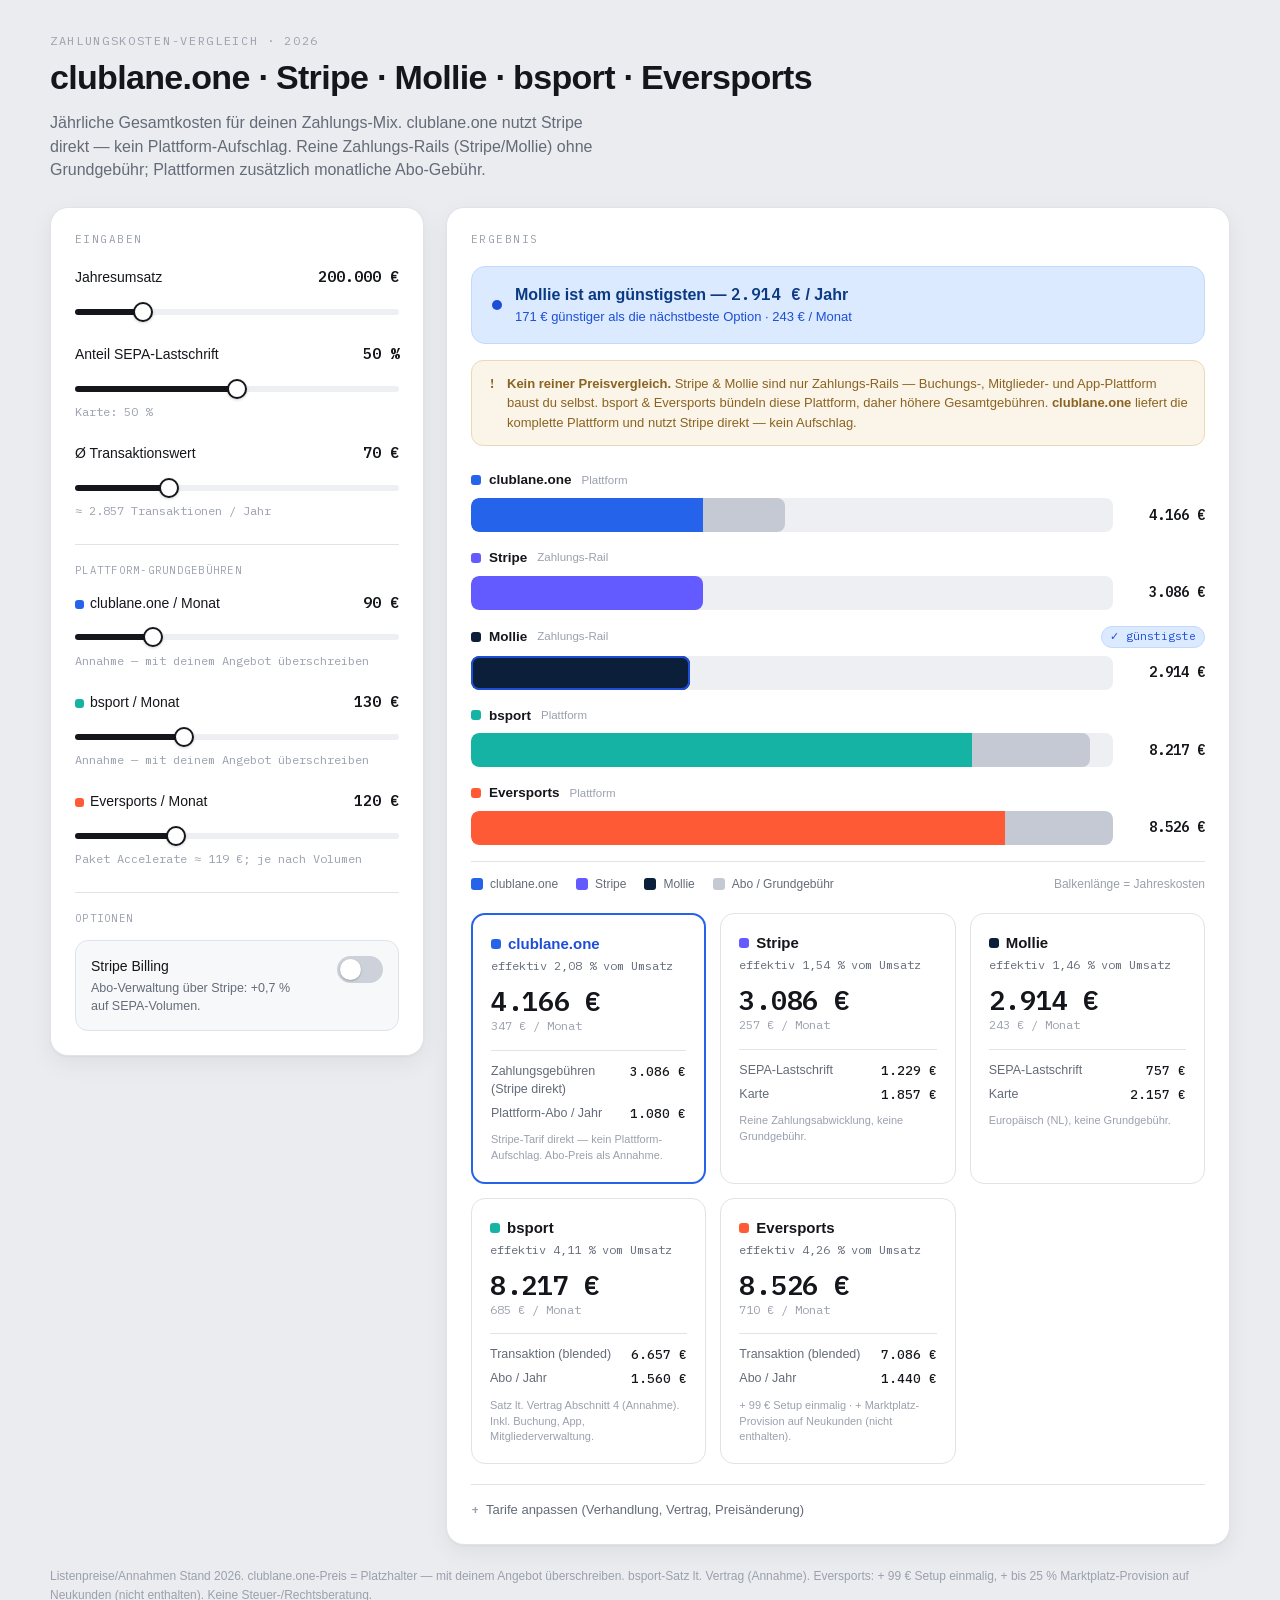
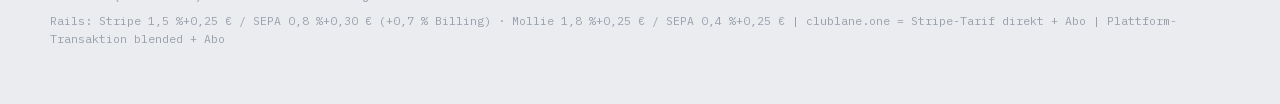
<file: Kosten-Vergleich.html>
<!DOCTYPE html>
<html lang="de">
<head>
<meta charset="UTF-8">
<meta name="viewport" content="width=device-width, initial-scale=1.0">
<title>Zahlungskosten-Vergleich — clublane.one · Stripe · Mollie · bsport · Eversports</title>
<style>
  /* IBM Plex Mono — selbst gehostet (DSGVO: kein Google-Fonts-CDN, keine IP-Weitergabe).
     Quelle: Google Fonts / IBM, Lizenz SIL OFL 1.1. Dateien in /fonts. */
  @font-face {
    font-family: "IBM Plex Mono"; font-style: normal; font-weight: 400; font-display: swap;
    src: url(fonts/ibm-plex-mono-400-latin.woff2) format("woff2");
    unicode-range: U+0000-00FF, U+0131, U+0152-0153, U+02BB-02BC, U+02C6, U+02DA, U+02DC, U+0304, U+0308, U+0329, U+2000-206F, U+20AC, U+2122, U+2191, U+2193, U+2212, U+2215, U+FEFF, U+FFFD;
  }
  @font-face {
    font-family: "IBM Plex Mono"; font-style: normal; font-weight: 400; font-display: swap;
    src: url(fonts/ibm-plex-mono-400-latin-ext.woff2) format("woff2");
    unicode-range: U+0100-02BA, U+02BD-02C5, U+02C7-02CC, U+02CE-02D7, U+02DD-02FF, U+0304, U+0308, U+0329, U+1D00-1DBF, U+1E00-1E9F, U+1EF2-1EFF, U+2020, U+20A0-20AB, U+20AD-20C0, U+2113, U+2C60-2C7F, U+A720-A7FF;
  }
  @font-face {
    font-family: "IBM Plex Mono"; font-style: normal; font-weight: 500; font-display: swap;
    src: url(fonts/ibm-plex-mono-500-latin.woff2) format("woff2");
    unicode-range: U+0000-00FF, U+0131, U+0152-0153, U+02BB-02BC, U+02C6, U+02DA, U+02DC, U+0304, U+0308, U+0329, U+2000-206F, U+20AC, U+2122, U+2191, U+2193, U+2212, U+2215, U+FEFF, U+FFFD;
  }
  @font-face {
    font-family: "IBM Plex Mono"; font-style: normal; font-weight: 500; font-display: swap;
    src: url(fonts/ibm-plex-mono-500-latin-ext.woff2) format("woff2");
    unicode-range: U+0100-02BA, U+02BD-02C5, U+02C7-02CC, U+02CE-02D7, U+02DD-02FF, U+0304, U+0308, U+0329, U+1D00-1DBF, U+1E00-1E9F, U+1EF2-1EFF, U+2020, U+20A0-20AB, U+20AD-20C0, U+2113, U+2C60-2C7F, U+A720-A7FF;
  }
  @font-face {
    font-family: "IBM Plex Mono"; font-style: normal; font-weight: 600; font-display: swap;
    src: url(fonts/ibm-plex-mono-600-latin.woff2) format("woff2");
    unicode-range: U+0000-00FF, U+0131, U+0152-0153, U+02BB-02BC, U+02C6, U+02DA, U+02DC, U+0304, U+0308, U+0329, U+2000-206F, U+20AC, U+2122, U+2191, U+2193, U+2212, U+2215, U+FEFF, U+FFFD;
  }
  @font-face {
    font-family: "IBM Plex Mono"; font-style: normal; font-weight: 600; font-display: swap;
    src: url(fonts/ibm-plex-mono-600-latin-ext.woff2) format("woff2");
    unicode-range: U+0100-02BA, U+02BD-02C5, U+02C7-02CC, U+02CE-02D7, U+02DD-02FF, U+0304, U+0308, U+0329, U+1D00-1DBF, U+1E00-1E9F, U+1EF2-1EFF, U+2020, U+20A0-20AB, U+20AD-20C0, U+2113, U+2C60-2C7F, U+A720-A7FF;
  }
  :root{
    --canvas:#EAECEF; --card:#FFFFFF; --ink:#14161B; --muted:#646B78; --faint:#9AA1AD;
    --hair:#E0E3E8; --track:#EDEFF2; --fixseg:#C4C9D4;
    --stripe:#635BFF; --mollie:#0B1F3A; --studio:#2563EB; --bsport:#15B3A3; --ever:#FF5A36;
    --win:#1D4ED8; --win-bg:#DBEAFE; --warn-bg:#FBF4E9; --warn-bd:#EAD9B6; --warn-tx:#8A6320;
    --radius:18px; --shadow:0 1px 2px rgba(20,22,27,.04),0 8px 24px rgba(20,22,27,.06);
  }
  *{box-sizing:border-box} html,body{margin:0}
  body{background:var(--canvas);color:var(--ink);font-family:-apple-system, BlinkMacSystemFont, "Segoe UI", Roboto, Helvetica, Arial, sans-serif, "Apple Color Emoji", "Segoe UI Emoji";
    line-height:1.45;-webkit-font-smoothing:antialiased;padding:32px 20px 56px;}
  .wrap{max-width:1180px;margin:0 auto}
  .mono{font-family:"IBM Plex Mono",ui-monospace,monospace;font-variant-numeric:tabular-nums}

  header{margin-bottom:26px}
  .eyebrow{font-family:"IBM Plex Mono",monospace;font-size:12px;letter-spacing:.14em;text-transform:uppercase;color:var(--faint);margin-bottom:10px}
  h1{font-size:clamp(24px,3.6vw,34px);font-weight:700;letter-spacing:-.02em;margin:0 0 8px;line-height:1.06}
  .sub{color:var(--muted);font-size:16px;max-width:64ch}

  .grid{display:grid;grid-template-columns:374px 1fr;gap:22px;align-items:start}
  @media(max-width:900px){.grid{grid-template-columns:1fr}}
  .panel{background:var(--card);border:1px solid var(--hair);border-radius:var(--radius);box-shadow:var(--shadow)}
  .panel-pad{padding:24px}
  .panel-title{font-family:"IBM Plex Mono",monospace;font-size:11px;letter-spacing:.13em;text-transform:uppercase;color:var(--faint);margin:0 0 18px}

  .field{margin-bottom:22px} .field:last-child{margin-bottom:0}
  .field-head{display:flex;justify-content:space-between;align-items:baseline;margin-bottom:10px;gap:10px}
  .field-name{font-size:14px;font-weight:500}
  .field-val{font-family:"IBM Plex Mono",monospace;font-weight:600;font-size:15px}
  .field-sub{font-family:"IBM Plex Mono",monospace;font-size:12px;color:var(--faint);margin-top:5px}
  .dot-pre{display:inline-block;width:9px;height:9px;border-radius:3px;margin-right:6px;vertical-align:middle}

  input[type=range]{-webkit-appearance:none;appearance:none;width:100%;height:6px;border-radius:99px;background:var(--track);outline:none;cursor:pointer;margin:6px 0}
  input[type=range]::-webkit-slider-thumb{-webkit-appearance:none;appearance:none;width:20px;height:20px;border-radius:50%;background:var(--card);border:2px solid var(--ink);box-shadow:0 1px 3px rgba(0,0,0,.18);transition:transform .08s ease}
  input[type=range]::-moz-range-thumb{width:20px;height:20px;border-radius:50%;background:var(--card);border:2px solid var(--ink);box-shadow:0 1px 3px rgba(0,0,0,.18)}
  input[type=range]:active::-webkit-slider-thumb{transform:scale(1.12)}
  input[type=range]:focus-visible{box-shadow:0 0 0 4px rgba(99,91,255,.22)}

  .div-lbl{font-family:"IBM Plex Mono",monospace;font-size:10.5px;letter-spacing:.12em;text-transform:uppercase;color:var(--faint);margin:24px 0 14px;padding-top:18px;border-top:1px solid var(--hair)}

  .toggle-row{display:flex;align-items:flex-start;justify-content:space-between;gap:14px;padding:15px;background:#F7F8FA;border:1px solid var(--hair);border-radius:13px}
  .t-name{font-size:14px;font-weight:500} .t-hint{font-size:12.5px;color:var(--muted);margin-top:3px;max-width:30ch}
  .switch{position:relative;flex:0 0 auto;width:46px;height:27px}
  .switch input{opacity:0;width:0;height:0;position:absolute}
  .slider-sw{position:absolute;inset:0;background:#CDD2DA;border-radius:99px;transition:.2s;cursor:pointer}
  .slider-sw::before{content:"";position:absolute;height:21px;width:21px;left:3px;top:3px;background:#fff;border-radius:50%;transition:.2s;box-shadow:0 1px 2px rgba(0,0,0,.25)}
  .switch input:checked + .slider-sw{background:var(--stripe)}
  .switch input:checked + .slider-sw::before{transform:translateX(19px)}
  .switch input:focus-visible + .slider-sw{box-shadow:0 0 0 4px rgba(99,91,255,.22)}

  .verdict{display:flex;align-items:center;gap:13px;padding:16px 20px;border-radius:14px;background:var(--win-bg);border:1px solid #C3D9FC;margin-bottom:16px}
  .verdict-dot{flex:0 0 auto;width:10px;height:10px;border-radius:50%;background:var(--win)}
  .verdict-main{font-size:16px;font-weight:600;color:#0B3A82} .verdict-main b{font-family:"IBM Plex Mono",monospace}
  .verdict-sub{font-size:13px;color:#1D4ED8;margin-top:2px}

  .caveat{display:flex;gap:11px;padding:13px 16px;border-radius:12px;background:var(--warn-bg);border:1px solid var(--warn-bd);margin-bottom:24px;font-size:13px;color:var(--warn-tx);line-height:1.5}
  .caveat b{font-weight:600}
  .caveat .ic{flex:0 0 auto;font-family:"IBM Plex Mono",monospace;font-weight:600}

  .bar-block{margin-bottom:16px}
  .bar-label{display:flex;align-items:center;gap:8px;margin-bottom:8px}
  .brand-dot{width:10px;height:10px;border-radius:3px}
  .bar-name{font-size:13.5px;font-weight:600}
  .bar-cat{font-size:11.5px;color:var(--faint);margin-left:2px}
  .bar-tag{font-family:"IBM Plex Mono",monospace;font-size:11px;color:var(--win);background:var(--win-bg);padding:2px 8px;border-radius:99px;border:1px solid #C3D9FC;margin-left:auto}
  .track-row{display:flex;align-items:center;gap:12px}
  .track{flex:1;height:34px;background:var(--track);border-radius:8px;overflow:hidden}
  .barfill{height:100%;display:flex;border-radius:8px;overflow:hidden;transition:width .35s cubic-bezier(.4,0,.2,1)}
  .seg{height:100%;transition:flex-basis .35s cubic-bezier(.4,0,.2,1)}
  .barfill.winner{outline:2px solid var(--win);outline-offset:-2px}
  .bar-total{font-family:"IBM Plex Mono",monospace;font-weight:600;font-size:14px;flex:0 0 auto;min-width:80px;text-align:right}

  .legend{display:flex;gap:18px;flex-wrap:wrap;margin-top:14px;padding-top:14px;border-top:1px solid var(--hair)}
  .leg-item{display:flex;align-items:center;gap:7px;font-size:12px;color:var(--muted)}
  .leg-sw{width:12px;height:12px;border-radius:3px}

  .cards{display:grid;grid-template-columns:repeat(3,1fr);gap:14px;margin-top:20px}
  @media(max-width:700px){.cards{grid-template-columns:1fr 1fr}}
  @media(max-width:460px){.cards{grid-template-columns:1fr}}
  .pcard{border:1px solid var(--hair);border-radius:14px;padding:18px}
  .pcard h3{margin:0 0 2px;font-size:15px;font-weight:600;display:flex;align-items:center;gap:7px}
  .pcard .eff{font-family:"IBM Plex Mono",monospace;font-size:12px;color:var(--muted);margin-bottom:13px}
  .pcard .big{font-family:"IBM Plex Mono",monospace;font-size:27px;font-weight:600;letter-spacing:-.01em;line-height:1;margin-bottom:3px}
  .pcard .permo{font-family:"IBM Plex Mono",monospace;font-size:12px;color:var(--faint);margin-bottom:15px}
  .lines{border-top:1px solid var(--hair);padding-top:11px}
  .line{display:flex;justify-content:space-between;font-size:12.5px;margin-bottom:6px}
  .line:last-child{margin-bottom:0}
  .line .k{color:var(--muted)} .line .v{font-family:"IBM Plex Mono",monospace;font-weight:500}
  .pcard .pnote{font-size:11px;color:var(--faint);margin-top:10px;line-height:1.45}
  .pcard.studio-card{border-color:var(--studio);border-width:2px}
  .pcard.studio-card h3{color:#1D4ED8}

  details.adv{margin-top:20px;border-top:1px solid var(--hair);padding-top:16px}
  details.adv summary{cursor:pointer;font-size:13px;font-weight:500;color:var(--muted);list-style:none;display:flex;align-items:center;gap:7px}
  details.adv summary::-webkit-details-marker{display:none}
  details.adv summary::before{content:"+";font-family:"IBM Plex Mono",monospace;color:var(--faint)}
  details.adv[open] summary::before{content:"–"}
  .rates-grid{display:grid;grid-template-columns:1fr 1fr;gap:18px 24px;margin-top:16px}
  @media(max-width:560px){.rates-grid{grid-template-columns:1fr}}
  .rate-col h4{font-family:"IBM Plex Mono",monospace;font-size:11px;letter-spacing:.1em;text-transform:uppercase;color:var(--faint);margin:0 0 10px;display:flex;align-items:center;gap:6px}
  .rate-line{display:flex;align-items:center;justify-content:space-between;gap:8px;margin-bottom:8px}
  .rate-line label{font-size:12.5px;color:var(--muted)}
  .rate-line input{width:74px;font-family:"IBM Plex Mono",monospace;font-size:13px;padding:5px 7px;border:1px solid var(--hair);border-radius:7px;text-align:right;background:#FAFBFC}
  .rate-line input:focus{outline:none;border-color:var(--stripe)}

  footer{margin-top:22px;font-size:12px;color:var(--faint);line-height:1.6}
  footer .mono{font-size:11.5px}
  @media(prefers-reduced-motion:reduce){.barfill,.seg,.slider-sw,.slider-sw::before{transition:none}}
</style>
</head>
<body>
<div class="wrap">
  <header>
    <div class="eyebrow">Zahlungskosten-Vergleich · 2026</div>
    <h1>clublane.one · Stripe · Mollie · bsport · Eversports</h1>
    <p class="sub">Jährliche Gesamtkosten für deinen Zahlungs-Mix. clublane.one nutzt Stripe direkt — kein Plattform-Aufschlag. Reine Zahlungs-Rails (Stripe/Mollie) ohne Grundgebühr; Plattformen zusätzlich monatliche Abo-Gebühr.</p>
  </header>

  <div class="grid">
    <section class="panel panel-pad" aria-label="Eingaben">
      <p class="panel-title">Eingaben</p>

      <div class="field">
        <div class="field-head"><span class="field-name">Jahresumsatz</span><span class="field-val" id="revVal">200.000&nbsp;€</span></div>
        <input type="range" id="rev" min="10000" max="1000000" step="5000" value="200000" aria-label="Jahresumsatz">
      </div>
      <div class="field">
        <div class="field-head"><span class="field-name">Anteil SEPA-Lastschrift</span><span class="field-val" id="sepaVal">50 %</span></div>
        <input type="range" id="sepa" min="0" max="100" step="5" value="50" aria-label="SEPA-Anteil">
        <div class="field-sub" id="cardShare">Karte: 50 %</div>
      </div>
      <div class="field">
        <div class="field-head"><span class="field-name">Ø Transaktionswert</span><span class="field-val" id="avgVal">70 €</span></div>
        <input type="range" id="avg" min="20" max="200" step="5" value="70" aria-label="Transaktionswert">
        <div class="field-sub" id="txCount">≈ 2.857 Transaktionen / Jahr</div>
      </div>

      <div class="div-lbl">Plattform-Grundgebühren</div>
      <div class="field">
        <div class="field-head"><span class="field-name"><span class="dot-pre" style="background:var(--studio)"></span>clublane.one / Monat</span><span class="field-val" id="studioMoVal">89&nbsp;€</span></div>
        <input type="range" id="studioMo" min="0" max="400" step="5" value="89" aria-label="clublane.one Monatsgebühr">
        <div class="field-sub">Annahme — mit deinem Angebot überschreiben</div>
      </div>
      <div class="field">
        <div class="field-head"><span class="field-name"><span class="dot-pre" style="background:var(--bsport)"></span>bsport / Monat</span><span class="field-val" id="bsMoVal">130&nbsp;€</span></div>
        <input type="range" id="bsMo" min="0" max="400" step="5" value="130" aria-label="bsport Monatsgebühr">
        <div class="field-sub">Annahme — mit deinem Angebot überschreiben</div>
      </div>
      <div class="field">
        <div class="field-head"><span class="field-name"><span class="dot-pre" style="background:var(--ever)"></span>Eversports / Monat</span><span class="field-val" id="evMoVal">120&nbsp;€</span></div>
        <input type="range" id="evMo" min="0" max="400" step="5" value="119" aria-label="Eversports Monatsgebühr">
        <div class="field-sub">Paket Accelerate ≈ 119 €; je nach Volumen</div>
      </div>

      <div class="div-lbl">Optionen</div>
      <div class="field">
        <div class="toggle-row">
          <div><div class="t-name">Stripe Billing</div><div class="t-hint">Abo-Verwaltung über Stripe: +0,7 % auf SEPA-Volumen.</div></div>
          <label class="switch"><input type="checkbox" id="billing" aria-label="Stripe Billing"><span class="slider-sw"></span></label>
        </div>
      </div>
    </section>

    <section class="panel panel-pad" aria-label="Ergebnis">
      <p class="panel-title">Ergebnis</p>

      <div class="verdict" id="verdict">
        <span class="verdict-dot"></span>
        <div>
          <div class="verdict-main" id="verdictMain">–</div>
          <div class="verdict-sub" id="verdictSub">–</div>
        </div>
      </div>

      <div class="caveat">
        <span class="ic">!</span>
        <div><b>Kein reiner Preisvergleich.</b> Stripe &amp; Mollie sind nur Zahlungs-Rails — Buchungs-, Mitglieder- und App-Plattform baust du selbst. bsport &amp; Eversports bündeln diese Plattform, daher höhere Gesamtgebühren. <b>clublane.one</b> liefert die komplette Plattform und nutzt Stripe direkt — kein Aufschlag.</div>
      </div>

      <div id="bars"></div>

      <div class="legend">
        <span class="leg-item"><span class="leg-sw" style="background:var(--studio)"></span>clublane.one</span>
        <span class="leg-item"><span class="leg-sw" style="background:var(--stripe)"></span>Stripe</span>
        <span class="leg-item"><span class="leg-sw" style="background:var(--mollie)"></span>Mollie</span>
        <span class="leg-item"><span class="leg-sw" style="background:var(--fixseg)"></span>Abo / Grundgebühr</span>
        <span class="leg-item" style="margin-left:auto;color:var(--faint)">Balkenlänge = Jahreskosten</span>
      </div>

      <div class="cards" id="cards"></div>

      <details class="adv">
        <summary>Tarife anpassen (Verhandlung, Vertrag, Preisänderung)</summary>
        <div class="rates-grid">
          <div class="rate-col">
            <h4><span class="dot-pre" style="background:var(--stripe)"></span>Stripe</h4>
            <div class="rate-line"><label>Karte %</label><input type="number" id="r_s_cp" value="1.5" step="0.05"></div>
            <div class="rate-line"><label>Karte fix €</label><input type="number" id="r_s_cf" value="0.25" step="0.01"></div>
            <div class="rate-line"><label>SEPA %</label><input type="number" id="r_s_sp" value="0.8" step="0.05"></div>
            <div class="rate-line"><label>SEPA fix €</label><input type="number" id="r_s_sf" value="0.30" step="0.01"></div>
            <div class="rate-line"><label>Billing %</label><input type="number" id="r_s_bp" value="0.7" step="0.05"></div>
          </div>
          <div class="rate-col">
            <h4><span class="dot-pre" style="background:var(--mollie)"></span>Mollie</h4>
            <div class="rate-line"><label>Karte %</label><input type="number" id="r_m_cp" value="1.8" step="0.05"></div>
            <div class="rate-line"><label>Karte fix €</label><input type="number" id="r_m_cf" value="0.25" step="0.01"></div>
            <div class="rate-line"><label>SEPA %</label><input type="number" id="r_m_sp" value="0.4" step="0.05"></div>
            <div class="rate-line"><label>SEPA fix €</label><input type="number" id="r_m_sf" value="0.25" step="0.01"></div>
          </div>
          <div class="rate-col">
            <h4><span class="dot-pre" style="background:var(--bsport)"></span>bsport (blended)</h4>
            <div class="rate-line"><label>Transaktion %</label><input type="number" id="r_b_tp" value="2.9" step="0.05"></div>
            <div class="rate-line"><label>Transaktion fix €</label><input type="number" id="r_b_tf" value="0.30" step="0.01"></div>
          </div>
          <div class="rate-col">
            <h4><span class="dot-pre" style="background:var(--ever)"></span>Eversports (blended)</h4>
            <div class="rate-line"><label>Transaktion %</label><input type="number" id="r_e_tp" value="2.9" step="0.05"></div>
            <div class="rate-line"><label>Transaktion fix €</label><input type="number" id="r_e_tf" value="0.45" step="0.01"></div>
          </div>
        </div>
      </details>
    </section>
  </div>

  <footer>
    <div>Listenpreise/Annahmen Stand 2026. clublane.one-Preis = Platzhalter — mit deinem Angebot überschreiben. bsport-Satz lt. Vertrag (Annahme). Eversports: + 99 € Setup einmalig, + bis 25 % Marktplatz-Provision auf Neukunden (nicht enthalten). Keine Steuer-/Rechtsberatung.</div>
    <div class="mono" style="margin-top:6px">Rails: Stripe 1,5 %+0,25 € / SEPA 0,8 %+0,30 € (+0,7 % Billing) · Mollie 1,8 %+0,25 € / SEPA 0,4 %+0,25 €  |  clublane.one = Stripe-Tarif direkt + Abo  |  Plattform-Transaktion blended + Abo</div>
  </footer>
</div>

<script>
(function(){
  const eur0=new Intl.NumberFormat('de-DE',{style:'currency',currency:'EUR',maximumFractionDigits:0});
  const num0=new Intl.NumberFormat('de-DE',{maximumFractionDigits:0});
  const pct2=n=>n.toLocaleString('de-DE',{minimumFractionDigits:2,maximumFractionDigits:2})+' %';
  const $=id=>document.getElementById(id);
  const rev=$('rev'),sepa=$('sepa'),avg=$('avg'),billing=$('billing');
  const studioMo=$('studioMo'),bsMo=$('bsMo'),evMo=$('evMo');

  const providers=[
    {key:'studio',name:'clublane.one',cat:'Plattform',color:'var(--studio)'},
    {key:'stripe',name:'Stripe',cat:'Zahlungs-Rail',color:'var(--stripe)'},
    {key:'mollie',name:'Mollie',cat:'Zahlungs-Rail',color:'var(--mollie)'},
    {key:'bsport',name:'bsport',cat:'Plattform',color:'var(--bsport)'},
    {key:'ever',name:'Eversports',cat:'Plattform',color:'var(--ever)'},
  ];

  const barsEl=$('bars'), cardsEl=$('cards');

  providers.forEach(p=>{
    const b=document.createElement('div'); b.className='bar-block';
    b.innerHTML=`<div class="bar-label">
      <span class="brand-dot" style="background:${p.color}"></span>
      <span class="bar-name">${p.name}</span><span class="bar-cat">${p.cat}</span>
      <span class="bar-tag" id="tag_${p.key}" hidden>✓ günstigste</span></div>
      <div class="track-row"><div class="track"><div class="barfill" id="bar_${p.key}">
      <div class="seg" id="segv_${p.key}" style="background:${p.color}"></div>
      <div class="seg" id="segf_${p.key}" style="background:var(--fixseg)"></div>
      </div></div><span class="bar-total" id="tot_${p.key}">–</span></div>`;
    barsEl.appendChild(b);

    const c=document.createElement('div');
    c.className='pcard'+(p.key==='studio'?' studio-card':'');
    c.innerHTML=`<h3><span class="brand-dot" style="background:${p.color}"></span>${p.name}</h3>
      <div class="eff" id="eff_${p.key}">–</div>
      <div class="big" id="big_${p.key}">–</div>
      <div class="permo" id="mo_${p.key}">–</div>
      <div class="lines" id="lines_${p.key}"></div>
      <div class="pnote" id="note_${p.key}"></div>`;
    cardsEl.appendChild(c);
  });

  function track(el){
    const p=((+el.value-+el.min)/(+el.max-+el.min))*100;
    el.style.background=`linear-gradient(to right,var(--ink) 0%,var(--ink) ${p}%,var(--track) ${p}%,var(--track) 100%)`;
  }

  function calc(){
    const R=+rev.value, s=+sepa.value/100, A=+avg.value;
    const sepaVol=R*s, cardVol=R-sepaVol;
    const totalTx=A>0?R/A:0, sepaTx=A>0?sepaVol/A:0, cardTx=A>0?cardVol/A:0;

    const S={cp:+$('r_s_cp').value,cf:+$('r_s_cf').value,sp:+$('r_s_sp').value,sf:+$('r_s_sf').value,bp:+$('r_s_bp').value};
    const M={cp:+$('r_m_cp').value,cf:+$('r_m_cf').value,sp:+$('r_m_sp').value,sf:+$('r_m_sf').value};
    const B={tp:+$('r_b_tp').value,tf:+$('r_b_tf').value};
    const E={tp:+$('r_e_tp').value,tf:+$('r_e_tf').value};

    const sSepa=sepaVol*S.sp/100+sepaTx*S.sf+(billing.checked?sepaVol*S.bp/100:0);
    const sCard=cardVol*S.cp/100+cardTx*S.cf;
    const mSepa=sepaVol*M.sp/100+sepaTx*M.sf;
    const mCard=cardVol*M.cp/100+cardTx*M.cf;
    const bVar=R*B.tp/100+totalTx*B.tf, bFix=(+bsMo.value)*12;
    const eVar=R*E.tp/100+totalTx*E.tf, eFix=(+evMo.value)*12;

    // clublane.one: nutzt Stripe-Tarife direkt, kein Plattform-Aufschlag auf Transaktionen
    const studioVar=sSepa+sCard, studioFix=(+studioMo.value)*12;

    const data={
      studio:{variable:studioVar,fix:studioFix,
        lines:[['Zahlungsgebühren (Stripe direkt)',studioVar],['Plattform-Abo / Jahr',studioFix]],
        note:'Stripe-Tarif direkt — kein Plattform-Aufschlag. Abo-Preis als Annahme.'},
      stripe:{variable:sSepa+sCard,fix:0,
        lines:[['SEPA-Lastschrift',sSepa],['Karte',sCard]],
        note:'Reine Zahlungsabwicklung, keine Grundgebühr.'},
      mollie:{variable:mSepa+mCard,fix:0,
        lines:[['SEPA-Lastschrift',mSepa],['Karte',mCard]],
        note:'Europäisch (NL), keine Grundgebühr.'},
      bsport:{variable:bVar,fix:bFix,
        lines:[['Transaktion (blended)',bVar],['Abo / Jahr',bFix]],
        note:'Satz lt. Vertrag Abschnitt 4 (Annahme). Inkl. Buchung, App, Mitgliederverwaltung.'},
      ever:{variable:eVar,fix:eFix,
        lines:[['Transaktion (blended)',eVar],['Abo / Jahr',eFix]],
        note:'+ 99 € Setup einmalig · + Marktplatz-Provision auf Neukunden (nicht enthalten).'},
    };
    Object.keys(data).forEach(k=>data[k].total=data[k].variable+data[k].fix);

    $('revVal').textContent=eur0.format(R);
    $('sepaVal').textContent=(+sepa.value)+' %';
    $('cardShare').textContent='Karte: '+(100-+sepa.value)+' %';
    $('avgVal').textContent=(+avg.value)+' €';
    $('txCount').textContent='≈ '+num0.format(Math.round(totalTx))+' Transaktionen / Jahr';
    $('studioMoVal').textContent=eur0.format(+studioMo.value);
    $('bsMoVal').textContent=eur0.format(+bsMo.value);
    $('evMoVal').textContent=eur0.format(+evMo.value);

    const maxT=Math.max(...providers.map(p=>data[p.key].total),1);
    let minK=providers[0].key, secondMin=Infinity, minVal=Infinity;
    providers.forEach(p=>{const t=data[p.key].total; if(t<minVal){minVal=t;minK=p.key;}});
    providers.forEach(p=>{const t=data[p.key].total; if(t>minVal&&t<secondMin)secondMin=t;});

    providers.forEach(p=>{
      const d=data[p.key];
      $('bar_'+p.key).style.width=(d.total/maxT*100)+'%';
      const vPct=d.total>0?d.variable/d.total*100:100;
      $('segv_'+p.key).style.flexBasis=vPct+'%';
      $('segf_'+p.key).style.flexBasis=(100-vPct)+'%';
      $('tot_'+p.key).textContent=eur0.format(d.total);
      $('bar_'+p.key).classList.toggle('winner',p.key===minK);
      $('tag_'+p.key).hidden=(p.key!==minK);
      $('big_'+p.key).textContent=eur0.format(d.total);
      $('mo_'+p.key).textContent=eur0.format(d.total/12)+' / Monat';
      $('eff_'+p.key).textContent='effektiv '+pct2(R>0?d.total/R*100:0)+' vom Umsatz';
      $('lines_'+p.key).innerHTML=d.lines.map(l=>`<div class="line"><span class="k">${l[0]}</span><span class="v">${eur0.format(l[1])}</span></div>`).join('');
      $('note_'+p.key).textContent=d.note;
    });

    const winner=providers.find(p=>p.key===minK).name;
    const gap=isFinite(secondMin)?secondMin-minVal:0;
    $('verdictMain').innerHTML=winner+' ist am günstigsten — <b>'+eur0.format(minVal)+'</b> / Jahr';
    $('verdictSub').textContent=isFinite(secondMin)
      ? eur0.format(gap)+' günstiger als die nächstbeste Option  ·  '+eur0.format(minVal/12)+' / Monat'
      : eur0.format(minVal/12)+' / Monat';
  }

  [rev,sepa,avg,studioMo,bsMo,evMo].forEach(el=>{el.addEventListener('input',()=>{track(el);calc();});track(el);});
  billing.addEventListener('change',calc);
  ['r_s_cp','r_s_cf','r_s_sp','r_s_sf','r_s_bp','r_m_cp','r_m_cf','r_m_sp','r_m_sf','r_b_tp','r_b_tf','r_e_tp','r_e_tf'].forEach(id=>$(id).addEventListener('input',calc));
  calc();
})();
</script>

</body>
</html>
</file>
<file: style.css>
/* clublane.one — Alternativ-Design "im Stil von pro.bsport.io"
   Eigenständige, unabhängige Variante — parallel zur Hauptseite (../index.html).
   Farblogik: wo bsport Grün/Mint einsetzt, verwendet diese Variante clublane-Blau. */

@font-face {
  font-family: "IBM Plex Mono"; font-style: normal; font-weight: 400; font-display: swap;
  src: url(fonts/ibm-plex-mono-400-latin.woff2) format("woff2");
  unicode-range: U+0000-00FF, U+0131, U+0152-0153, U+02BB-02BC, U+02C6, U+02DA, U+02DC, U+0304, U+0308, U+0329, U+2000-206F, U+20AC, U+2122, U+2191, U+2193, U+2212, U+2215, U+FEFF, U+FFFD;
}
@font-face {
  font-family: "IBM Plex Mono"; font-style: normal; font-weight: 600; font-display: swap;
  src: url(fonts/ibm-plex-mono-600-latin.woff2) format("woff2");
  unicode-range: U+0000-00FF, U+0131, U+0152-0153, U+02BB-02BC, U+02C6, U+02DA, U+02DC, U+0304, U+0308, U+0329, U+2000-206F, U+20AC, U+2122, U+2191, U+2193, U+2212, U+2215, U+FEFF, U+FFFD;
}

:root{
  /* Dunkle Basis — analog zu bsports tiefem Waldgrün (#011A18), hier tiefes Marineblau */
  --deep:#0A1730; --deep2:#0F2249; --deep3:#0C1D3D;
  --ink:#12161F; --muted:#5B6472; --faint:#98A0AC;
  --card:#FFFFFF; --bg:#FAFAF8;
  --pastel-blue:#E8F0FE; --pastel-blue-2:#DCEAFD; --pastel-cream:#F4EEE4; --pastel-cream-2:#EFE6D6;
  --hair: rgba(10,25,48,.09); --hair-dark: rgba(255,255,255,.09);

  /* Akzent — ersetzt bsports Teal/Mint-Grün durch clublane-Blau */
  --accent:#2563EB; --accent-dark:#1D4ED8; --accent-light:#5B9BF5; --accent-bright:#8FC2FF;
  --glow-a: rgba(37,99,235,.55); --glow-b: rgba(34,211,238,.45);

  --radius-lg: 28px; --radius-md:18px; --radius-sm:12px; --radius-pill:999px;
  --shadow-card: 0 1px 2px rgba(10,20,40,.04), 0 14px 32px rgba(10,20,40,.08);
  --shadow-dark: 0 8px 24px rgba(4,10,24,.35);
}

*,*::before,*::after{ box-sizing:border-box; margin:0; padding:0; }
html{ scroll-behavior:smooth; }
body{
  background:var(--bg); color:var(--ink);
  font-family:"Inter","Manrope",-apple-system,BlinkMacSystemFont,"Segoe UI",Roboto,Helvetica,Arial,sans-serif;
  line-height:1.5; -webkit-font-smoothing:antialiased; overflow-x:hidden;
}
img{ max-width:100%; display:block; }
a{ color:inherit; }
.mono{ font-family:"IBM Plex Mono",ui-monospace,monospace; }
.eyebrow-pill{
  display:inline-flex; align-items:center; gap:8px; font-family:"IBM Plex Mono",monospace;
  font-size:11px; letter-spacing:.14em; text-transform:uppercase; color:var(--accent-dark);
  background:var(--pastel-blue); border:1px solid rgba(37,99,235,.18);
  padding:7px 16px 7px 13px; border-radius:var(--radius-pill); margin-bottom:20px;
}
.eyebrow-pill .dot{ width:7px; height:7px; border-radius:50%; background:var(--accent); }
.eyebrow-pill.on-dark{ background:rgba(255,255,255,.06); border-color:rgba(255,255,255,.14); color:var(--accent-bright); }

section{ padding:96px 24px; position:relative; }
.wrap{ max-width:1180px; margin:0 auto; }
.sec-h2{ font-family:"Manrope","Inter",sans-serif; font-size:clamp(30px,4.2vw,48px); font-weight:700; letter-spacing:-.03em; line-height:1.08; margin-bottom:16px; }
.sec-sub{ font-size:17px; font-weight:400; color:var(--muted); max-width:56ch; margin-bottom:48px; line-height:1.65; }
.center{ text-align:center; margin-left:auto; margin-right:auto; }

/* reveal-on-scroll */
.reveal-io{ opacity:0; transform:translateY(22px); transition:opacity .7s cubic-bezier(.2,.7,.2,1), transform .7s cubic-bezier(.2,.7,.2,1); }
.reveal-io.in{ opacity:1; transform:translateY(0); }
@media(prefers-reduced-motion:reduce){ .reveal-io{ opacity:1!important; transform:none!important; transition:none!important; } }

/* ── NAV — floating pill, wie bsport ── */
.nav-shell{ position:fixed; top:14px; left:0; right:0; z-index:200; display:flex; justify-content:center; padding:0 16px; }
.site-nav{
  width:100%; max-width:1080px; display:flex; align-items:center; justify-content:space-between;
  background:rgba(10,23,48,.82); backdrop-filter:blur(20px); -webkit-backdrop-filter:blur(20px);
  border:1px solid rgba(255,255,255,.08); border-radius:var(--radius-pill);
  padding:8px 10px 8px 18px; box-shadow:var(--shadow-dark);
}
.logo{ display:flex; align-items:center; text-decoration:none; }
.logo img{ width:22px; height:22px; border-radius:6px; margin-right:8px; }
.logo-s{ color:#fff; font-size:16px; font-weight:500; letter-spacing:-.01em; }
.logo-os{ color:var(--accent-bright); font-size:16px; font-weight:700; letter-spacing:-.02em; }
.nav-links{ display:flex; gap:22px; list-style:none; }
.nav-links a{ color:rgba(255,255,255,.62); text-decoration:none; font-size:13.5px; font-weight:500; transition:color .15s; }
.nav-links a:hover{ color:#fff; }
.nav-right{ display:flex; align-items:center; gap:8px; }
.nav-login{ color:rgba(255,255,255,.85); font-size:13px; font-weight:600; padding:9px 16px; border-radius:var(--radius-pill); text-decoration:none; transition:background .15s; }
.nav-login:hover{ background:rgba(255,255,255,.08); }
.btn-pill{
  display:inline-flex; align-items:center; gap:6px; background:var(--accent); color:#fff; font-size:13.5px; font-weight:600;
  padding:10px 20px; border-radius:var(--radius-pill); text-decoration:none; border:0; cursor:pointer;
  transition:background .18s ease, transform .12s ease; white-space:nowrap;
}
.btn-pill:hover{ background:var(--accent-dark); transform:translateY(-1px); }
@media(max-width:860px){ .nav-links{ display:none; } }

/* ── Login/Kontakt Overlay ── */
.overlay{ position:fixed; inset:0; z-index:300; display:flex; justify-content:center; align-items:flex-start;
  padding:96px 16px 24px; background:rgba(6,14,30,.6); backdrop-filter:blur(4px); overflow:auto; }
.overlay[hidden]{ display:none; }
.overlay-box{ position:relative; width:100%; max-width:460px; background:var(--card); border-radius:22px; box-shadow:0 30px 80px rgba(0,0,0,.4); overflow:hidden; }
.overlay-bar{ display:flex; align-items:center; justify-content:space-between; padding:14px 14px 14px 20px; border-bottom:1px solid var(--hair); }
.overlay-bar-title{ font-family:"IBM Plex Mono",monospace; font-size:10.5px; letter-spacing:.12em; text-transform:uppercase; color:var(--faint); }
.overlay-close{ width:30px; height:30px; border:0; border-radius:50%; background:rgba(10,20,40,.06); color:var(--ink); font-size:14px; cursor:pointer; transition:background .15s; }
.overlay-close:hover{ background:rgba(10,20,40,.12); }
.contact-body{ padding:22px; }
.contact-form{ display:flex; flex-direction:column; gap:13px; }
.cf-label{ display:flex; flex-direction:column; gap:6px; font-size:12px; font-weight:600; color:var(--ink); }
.cf-label input, .cf-label textarea{ font:inherit; font-size:14px; font-weight:400; color:var(--ink); background:var(--bg); border:1px solid var(--hair); border-radius:12px; padding:11px 13px; width:100%; }
.cf-label textarea{ resize:vertical; min-height:84px; }
.cf-label input:focus, .cf-label textarea:focus{ outline:none; border-color:var(--accent); background:var(--card); }
.cf-submit{ margin-top:4px; background:var(--accent); color:#fff; border:0; border-radius:var(--radius-pill); padding:13px 20px; font:inherit; font-size:14px; font-weight:600; cursor:pointer; transition:background .15s; }
.cf-submit:hover{ background:var(--accent-dark); }
.cf-submit:disabled{ opacity:.6; cursor:default; }
.cf-error{ color:#D92D20; font-size:13px; }
.contact-thanks{ padding:44px 26px; text-align:center; }
.ct-check{ width:54px; height:54px; border-radius:50%; background:var(--pastel-blue); color:var(--accent-dark); display:flex; align-items:center; justify-content:center; font-size:27px; margin:0 auto 16px; }
.contact-thanks h3{ font-size:20px; font-weight:700; margin-bottom:8px; letter-spacing:-.01em; }
.contact-thanks p{ color:var(--muted); font-size:15px; line-height:1.6; margin-bottom:24px; }

/* ── HERO ── */
.hero{
  background:var(--deep); padding:110px 24px 56px; text-align:center; overflow:hidden;
  border-radius:0 0 40px 40px;
}
.hero::before{
  content:""; position:absolute; inset:0; z-index:0;
  background:
    radial-gradient(ellipse 70% 55% at 22% -10%, rgba(37,99,235,.28), transparent 62%),
    radial-gradient(ellipse 60% 50% at 82% 8%, rgba(34,211,238,.16), transparent 60%);
  pointer-events:none;
}
.hero-inner{ max-width:860px; margin:0 auto; position:relative; z-index:1; }
.hero h1{
  font-family:"Manrope","Inter",sans-serif; font-size:clamp(38px,6.6vw,72px); font-weight:600; letter-spacing:-.035em;
  color:#F7F8FA; line-height:1.06; margin-bottom:22px;
}
.hero-glow-word{ position:relative; display:inline-flex; align-items:center; margin:.28em 0 0 .22em; padding:2px 22px; border-radius:999px; color:var(--ink); background:linear-gradient(100deg,#DCEBFF,#EAF7FF); }
.hero-glow-word::before{
  content:""; position:absolute; inset:-16px; z-index:-1; border-radius:999px; filter:blur(18px); opacity:.85;
  background:radial-gradient(ellipse, var(--glow-a), var(--glow-b) 55%, transparent 78%);
}
.hero-glow-word svg{ width:.72em; height:.72em; flex:0 0 auto; }
.brand-club{ color:var(--ink); }
.brand-lane{ background:linear-gradient(90deg,#3B82F6,#22D3EE); -webkit-background-clip:text; background-clip:text; -webkit-text-fill-color:transparent; color:transparent; }
.hero-sub{ font-size:clamp(16px,2vw,19px); color:rgba(255,255,255,.58); max-width:540px; margin:0 auto 38px; line-height:1.6; font-weight:400; }
.hero-actions{ display:flex; gap:12px; justify-content:center; flex-wrap:wrap; margin-bottom:40px; }
.btn-ghost-dark{ border:1px solid rgba(255,255,255,.18); color:rgba(255,255,255,.8); font-size:14.5px; font-weight:500; padding:12px 26px; border-radius:var(--radius-pill); text-decoration:none; transition:border-color .15s,color .15s; }
.btn-ghost-dark:hover{ border-color:rgba(255,255,255,.5); color:#fff; }
.hero .btn-pill{ font-size:15px; padding:13px 28px; }

/* Marquee — Studio-Typen, endlos laufend (analog zur bsport Logo-Leiste) */
.marquee{ position:relative; z-index:1; overflow:hidden; margin-top:8px; -webkit-mask-image:linear-gradient(90deg,transparent,#000 8%,#000 92%,transparent); mask-image:linear-gradient(90deg,transparent,#000 8%,#000 92%,transparent); }
.marquee-track{ display:flex; gap:12px; width:max-content; animation:marqueeScroll 34s linear infinite; }
.marquee:hover .marquee-track{ animation-play-state:paused; }
@keyframes marqueeScroll{ from{ transform:translateX(0); } to{ transform:translateX(-50%); } }
.m-chip{ font-family:"IBM Plex Mono",monospace; font-size:12px; letter-spacing:.04em; white-space:nowrap; color:rgba(255,255,255,.68); background:rgba(255,255,255,.05); border:1px solid rgba(255,255,255,.09); padding:9px 18px; border-radius:var(--radius-pill); }
@media(prefers-reduced-motion:reduce){ .marquee-track{ animation:none; } }

/* ── INTRO TEXT BLOCK ── */
.intro-section{ background:var(--bg); text-align:center; padding-top:80px; }
.intro-section .sec-h2{ margin:0 auto 22px; }
.intro-section .sec-sub{ margin:0 auto; max-width:58ch; font-size:18px; }
.intro-section .sec-sub + .sec-sub{ margin-top:14px; }

/* ── MODUL-RAD WRAP (übernimmt bestehende Animation aus index.html) ── */
.wheel-section{ background:var(--bg); padding-top:24px; }
.mc-wheel-wrap{ display:flex; justify-content:center; margin:4px auto 0; }

/* ── TRUST / STATS (dunkel) ── */
.trust-section{ background:var(--deep); border-radius:40px; margin:0 24px; padding:88px 24px; }
.trust-section .wrap{ text-align:center; }
.trust-section .sec-h2{ color:#fff; }
.trust-grid{ display:grid; grid-template-columns:repeat(4,1fr); gap:14px; margin-top:44px; }
@media(max-width:860px){ .trust-grid{ grid-template-columns:1fr 1fr; } }
.trust-card{ background:rgba(255,255,255,.04); border:1px solid rgba(255,255,255,.08); border-radius:var(--radius-md); padding:26px 20px; text-align:left; }
.trust-num{ font-family:"Manrope",sans-serif; font-size:clamp(26px,3.4vw,34px); font-weight:700; color:var(--accent-bright); letter-spacing:-.02em; display:block; margin-bottom:8px; }
.trust-label{ font-size:13.5px; color:rgba(255,255,255,.55); }

/* ── BENTO FEATURES ── */
.bento-section{ background:var(--bg); }
.bento-group{ margin-bottom:16px; }
.bento-row{ display:grid; grid-template-columns:1.35fr 1fr; gap:16px; margin-bottom:16px; }
.bento-row.rev{ grid-template-columns:1fr 1.35fr; }
.bento-row.rev .bento-card:first-child{ order:2; }
@media(max-width:820px){ .bento-row, .bento-row.rev{ grid-template-columns:1fr; } .bento-row.rev .bento-card:first-child{ order:0; } }

.bento-card{
  border-radius:var(--radius-lg); padding:34px 32px; box-shadow:var(--shadow-card);
  border:1px solid rgba(10,20,40,.05);
}
.bento-card.blue{ background:linear-gradient(165deg,var(--pastel-blue),var(--pastel-blue-2)); }
.bento-card.cream{ background:linear-gradient(165deg,var(--pastel-cream),var(--pastel-cream-2)); }
.bento-card.dark{ background:var(--deep); color:#fff; border-color:rgba(255,255,255,.06); }
.bento-icon{ width:44px; height:44px; border-radius:13px; background:var(--card); box-shadow:0 4px 12px rgba(10,20,40,.1); display:flex; align-items:center; justify-content:center; color:var(--accent); margin-bottom:18px; }
.bento-card.dark .bento-icon{ background:rgba(255,255,255,.08); color:var(--accent-bright); box-shadow:none; }
.bento-icon svg{ width:22px; height:22px; }
.bento-title{ font-family:"Manrope",sans-serif; font-size:20px; font-weight:700; letter-spacing:-.015em; margin-bottom:8px; }
.bento-desc{ font-size:14.5px; color:var(--muted); line-height:1.6; max-width:44ch; margin-bottom:18px; }
.bento-card.dark .bento-desc{ color:rgba(255,255,255,.6); }
.bento-tags{ display:flex; flex-wrap:wrap; gap:8px; margin-bottom:20px; }
.b-tag{ font-size:12px; font-weight:500; background:rgba(255,255,255,.65); border:1px solid rgba(10,20,40,.08); color:var(--ink); padding:6px 13px; border-radius:var(--radius-pill); }
.bento-card.dark .b-tag{ background:rgba(255,255,255,.07); border-color:rgba(255,255,255,.12); color:rgba(255,255,255,.85); }

/* Mini-Mockup-Panel (abstrakt, kein echter Screenshot) */
.mockup{ background:rgba(255,255,255,.7); border:1px solid rgba(10,20,40,.06); border-radius:var(--radius-md); padding:16px; }
.bento-card.dark .mockup{ background:rgba(255,255,255,.05); border-color:rgba(255,255,255,.09); }
.mockup-row{ display:flex; align-items:center; justify-content:space-between; gap:10px; padding:9px 12px; border-radius:10px; background:rgba(255,255,255,.6); margin-bottom:8px; }
.mockup-row:last-child{ margin-bottom:0; }
.bento-card.dark .mockup-row{ background:rgba(255,255,255,.05); }
.mockup-row .m-name{ font-size:12.5px; font-weight:600; }
.mockup-row .m-tag{ font-family:"IBM Plex Mono",monospace; font-size:10.5px; color:var(--accent-dark); background:var(--pastel-blue-2); padding:3px 9px; border-radius:99px; }
.bento-card.dark .mockup-row .m-tag{ color:var(--accent-bright); background:rgba(37,99,235,.18); }
.mockup-bar{ height:6px; border-radius:99px; background:rgba(37,99,235,.18); overflow:hidden; margin-top:10px; }
.mockup-bar span{ display:block; height:100%; background:var(--accent); border-radius:99px; }

/* kompaktes Grid für die restlichen Module */
.tile-grid{ display:grid; grid-template-columns:repeat(3,1fr); gap:14px; }
@media(max-width:860px){ .tile-grid{ grid-template-columns:1fr 1fr; } }
@media(max-width:560px){ .tile-grid{ grid-template-columns:1fr; } }
.tile{ background:var(--card); border:1px solid var(--hair); border-radius:var(--radius-md); padding:22px 20px; transition:transform .18s ease, box-shadow .18s ease, border-color .18s ease; }
.tile:hover{ transform:translateY(-3px); box-shadow:var(--shadow-card); border-color:rgba(37,99,235,.18); }
.tile .bento-icon{ width:36px; height:36px; border-radius:10px; margin-bottom:14px; }
.tile .bento-icon svg{ width:18px; height:18px; }
.tile-name{ font-size:14.5px; font-weight:700; margin-bottom:6px; letter-spacing:-.01em; }
.tile-name span{ color:var(--accent); }
.tile-desc{ font-size:12.5px; color:var(--muted); line-height:1.55; }

.group-tag-row{ display:flex; align-items:center; gap:12px; margin:44px 0 16px; }
.group-tag-row:first-child{ margin-top:0; }
.group-tag{ font-family:"IBM Plex Mono",monospace; font-size:10.5px; letter-spacing:.15em; text-transform:uppercase; color:var(--accent-dark); white-space:nowrap; }
.group-tag-line{ flex:1; height:1px; background:var(--hair); }

/* ── VISION SPOTLIGHT ── */
.vision-section{ background:var(--bg); }
.vision-card{ background:linear-gradient(165deg,var(--pastel-cream),var(--pastel-cream-2)); border-radius:var(--radius-lg); padding:48px; box-shadow:var(--shadow-card); }
.vision-grid{ display:grid; grid-template-columns:1fr 1fr; gap:28px; align-items:center; }
@media(max-width:820px){ .vision-grid{ grid-template-columns:1fr; } .vision-card{ padding:28px; } }
.vision-img{ border-radius:14px; width:100%; }
.vision-img-studio{ width:58%; justify-self:center; }
.vision-pills{ display:grid; grid-template-columns:1fr 1fr; gap:10px; }
.vision-pill{ background:rgba(255,255,255,.7); border:1px solid rgba(10,20,40,.06); border-radius:12px; padding:14px 16px; }
.vision-pill strong{ font-size:13.5px; font-weight:700; display:block; margin-bottom:3px; }
.vision-pill p{ font-size:12px; color:var(--muted); line-height:1.5; }

/* ── COMPARISON ── */
.comparison-section{ background:var(--bg); }
.table-card{ background:var(--card); border-radius:var(--radius-lg); box-shadow:var(--shadow-card); overflow:hidden; border:1px solid var(--hair); }
.table-wrap{ overflow-x:auto; -webkit-overflow-scrolling:touch; }
table{ width:100%; border-collapse:collapse; font-size:13.5px; min-width:640px; }
th,td{ padding:13px 20px; text-align:left; vertical-align:middle; border-bottom:1px solid var(--hair); }
tr:last-child td{ border-bottom:none; }
thead th{ font-weight:600; background:var(--pastel-blue); font-size:12.5px; }
.th-feat{ width:38%; }
.th-studio{ background:var(--deep)!important; color:#fff!important; text-align:center; min-width:150px; }
.th-studio .th-nm{ font-size:14.5px; font-weight:700; display:block; }
.th-studio .th-tg{ font-family:"IBM Plex Mono",monospace; font-size:9.5px; color:var(--accent-bright); letter-spacing:.09em; display:block; margin-top:2px; }
.th-comp{ color:var(--muted); text-align:center; min-width:120px; }
.td-studio{ text-align:center; background:rgba(37,99,235,.045); }
.td-comp{ text-align:center; }
.cat-row td{ background:var(--bg); font-family:"IBM Plex Mono",monospace; font-size:10px; letter-spacing:.13em; text-transform:uppercase; color:var(--faint); padding:11px 20px 7px; font-weight:600; }
.yes{ color:var(--accent); font-weight:700; font-size:16px; }
.no{ color:#C7CCD6; font-size:17px; }
.part{ font-size:11px; color:#8A6320; font-weight:500; background:#FBF3E7; padding:3px 9px; border-radius:99px; white-space:nowrap; display:inline-block; }
.unique{ font-size:10.5px; font-family:"IBM Plex Mono",monospace; background:var(--pastel-blue); color:var(--accent-dark); font-weight:600; padding:3px 9px; border-radius:99px; white-space:nowrap; display:inline-block; }
.fn{ font-size:11.5px; color:var(--faint); display:block; margin-top:2px; }
.comp-disclaimer{ font-size:12px; color:var(--faint); margin-top:16px; line-height:1.6; }

/* ── MIGRATION CALLOUT ── */
.migration-card{ background:var(--deep); border-radius:var(--radius-lg); padding:44px 48px; display:flex; align-items:flex-start; gap:30px; box-shadow:var(--shadow-dark); }
@media(max-width:720px){ .migration-card{ flex-direction:column; gap:20px; padding:28px 24px; } }
.mig-icon{ flex:0 0 auto; width:56px; height:56px; border-radius:15px; background:rgba(37,99,235,.18); border:1px solid rgba(91,155,245,.3); display:flex; align-items:center; justify-content:center; font-size:24px; }
.mig-label{ font-family:"IBM Plex Mono",monospace; font-size:10px; letter-spacing:.16em; text-transform:uppercase; color:var(--accent-bright); margin-bottom:10px; }
.mig-h3{ font-size:clamp(18px,2.4vw,24px); font-weight:700; color:#fff; margin-bottom:10px; letter-spacing:-.02em; line-height:1.18; }
.mig-text{ font-size:14.5px; color:rgba(255,255,255,.6); line-height:1.65; margin-bottom:20px; max-width:58ch; }
.mig-chips{ display:flex; gap:8px; flex-wrap:wrap; margin-bottom:22px; }
.mig-chip{ font-size:12px; font-weight:500; background:rgba(255,255,255,.06); border:1px solid rgba(255,255,255,.1); color:rgba(255,255,255,.65); padding:5px 13px; border-radius:99px; }

/* ── COST CALCULATOR ── */
.cost-section{ background:var(--bg); }
.kv-widget{
  --canvas:#F0F2F6; --card:#FFFFFF; --ink:#12161F; --muted:#5B6472; --faint:#98A0AC;
  --hair:#E4E7EE; --track:#E9ECF2; --fixseg:#C7CDDA;
  --stripe:#635BFF; --mollie:#0B1F3A; --studio:#2563EB; --bsport:#15B3A3; --ever:#FF5A36;
  --win:#1D4ED8; --win-bg:#E8F0FE; --warn-bg:#FBF4E9; --warn-bd:#EAD9B6; --warn-tx:#8A6320;
  background:var(--canvas); border-radius:var(--radius-lg); padding:32px 28px 40px;
  font-family:"Inter",system-ui,sans-serif; line-height:1.45; color:var(--ink);
}
.kv-widget .kv-sub{ color:var(--muted); font-size:15px; max-width:72ch; margin-bottom:24px; line-height:1.5; }
.kv-widget .mono{ font-family:"IBM Plex Mono",ui-monospace,monospace; font-variant-numeric:tabular-nums; }
.kv-widget .kv-grid{ display:grid; grid-template-columns:374px 1fr; gap:22px; align-items:start; }
@media(max-width:900px){ .kv-widget .kv-grid{ grid-template-columns:1fr; } }
.kv-widget .panel{ background:var(--card); border:1px solid var(--hair); border-radius:var(--radius-md); box-shadow:var(--shadow-card); }
.kv-widget .panel-pad{ padding:24px; }
.kv-widget .panel-title{ font-family:"IBM Plex Mono",monospace; font-size:11px; letter-spacing:.13em; text-transform:uppercase; color:var(--faint); margin:0 0 18px; }
.kv-widget .panel-title-row{ display:flex; align-items:center; justify-content:space-between; margin:0 0 18px; }
.kv-widget .panel-title-row .panel-title{ margin:0; }
.kv-widget .unit-toggle{ display:inline-flex; gap:2px; background:var(--track); border-radius:99px; padding:2px; }
.kv-widget .unit-btn{ border:0; background:transparent; font-family:"IBM Plex Mono",monospace; font-size:11px; font-weight:600; letter-spacing:.04em; color:var(--muted); padding:4px 11px; border-radius:99px; cursor:pointer; transition:background .15s,color .15s; }
.kv-widget .unit-btn.is-active{ background:var(--card); color:var(--ink); box-shadow:0 1px 2px rgba(0,0,0,.08); }
.kv-widget .field{ margin-bottom:22px; } .kv-widget .field:last-child{ margin-bottom:0; }
.kv-widget .field-head{ display:flex; justify-content:space-between; align-items:baseline; margin-bottom:10px; gap:10px; }
.kv-widget .field-name{ font-size:14px; font-weight:500; }
.kv-widget .field-val{ font-family:"IBM Plex Mono",monospace; font-weight:600; font-size:15px; }
.kv-widget .field-sub{ font-family:"IBM Plex Mono",monospace; font-size:12px; color:var(--faint); margin-top:5px; }
.kv-widget .dot-pre{ display:inline-block; width:9px; height:9px; border-radius:3px; margin-right:6px; vertical-align:middle; }
.kv-widget input[type=range]{ -webkit-appearance:none; appearance:none; width:100%; height:6px; border-radius:99px; background:var(--track); outline:none; cursor:pointer; margin:6px 0; }
.kv-widget input[type=range]::-webkit-slider-thumb{ -webkit-appearance:none; appearance:none; width:20px; height:20px; border-radius:50%; background:var(--card); border:2px solid var(--ink); box-shadow:0 1px 3px rgba(0,0,0,.18); transition:transform .08s ease; }
.kv-widget input[type=range]::-moz-range-thumb{ width:20px; height:20px; border-radius:50%; background:var(--card); border:2px solid var(--ink); box-shadow:0 1px 3px rgba(0,0,0,.18); }
.kv-widget input[type=range]:active::-webkit-slider-thumb{ transform:scale(1.12); }
.kv-widget input[type=range]:focus-visible{ box-shadow:0 0 0 4px rgba(37,99,235,.22); }
.kv-widget .div-lbl{ font-family:"IBM Plex Mono",monospace; font-size:10.5px; letter-spacing:.12em; text-transform:uppercase; color:var(--faint); margin:24px 0 14px; padding-top:18px; border-top:1px solid var(--hair); }
.kv-widget .ov{ margin-top:14px; border:1px solid var(--hair); border-radius:12px; background:rgba(10,20,40,.02); padding:0 14px; }
.kv-widget .ov>summary{ cursor:pointer; padding:12px 2px; font-weight:600; font-size:13.5px; list-style:none; color:var(--ink); }
.kv-widget .ov>summary::-webkit-details-marker{ display:none; }
.kv-widget .ov>summary::before{ content:"▸"; color:var(--faint); margin-right:7px; display:inline-block; }
.kv-widget .ov[open]>summary::before{ content:"▾"; }
.kv-widget .ov-note{ font-size:11.5px; color:var(--muted); line-height:1.5; margin:0 0 12px; }
.kv-widget .ov-grp{ margin:0 0 13px; }
.kv-widget .ov-grp>b{ font-size:12px; display:block; margin:4px 0 7px; color:var(--ink); }
.kv-widget .ov-grid{ display:grid; grid-template-columns:repeat(auto-fill,minmax(150px,1fr)); gap:8px; }
.kv-widget .ov-grid label{ display:flex; flex-direction:column; font-size:11px; color:var(--muted); gap:3px; }
.kv-widget .ov-grid input{ font:inherit; font-size:13px; padding:6px 8px; border:1px solid var(--hair); border-radius:8px; background:#fff; width:100%; }
.kv-widget .ov-grid input:focus{ outline:2px solid rgba(37,99,235,.25); border-color:var(--accent); }
.kv-widget .ov-reset{ font:inherit; font-size:12px; cursor:pointer; border:1px solid var(--hair); background:#fff; border-radius:99px; padding:6px 14px; margin:0 0 14px; }
.kv-widget .ov-reset:hover{ border-color:var(--accent); }
.kv-widget .pextra{ margin-top:8px; font-size:12px; line-height:1.5; }
.kv-widget .pextra .ex-warn{ color:#D92D20; font-weight:600; }
.kv-widget .pextra .ex-ok{ color:#2f8f4e; font-weight:600; }
.kv-widget .verdict{ display:flex; align-items:center; gap:13px; padding:16px 20px; border-radius:14px; background:var(--win-bg); border:1px solid #C3D9FC; margin-bottom:16px; }
.kv-widget .verdict-dot{ flex:0 0 auto; width:10px; height:10px; border-radius:50%; background:var(--win); }
.kv-widget .verdict-main{ font-size:16px; font-weight:600; color:#0B3A82; } .kv-widget .verdict-main b{ font-family:"IBM Plex Mono",monospace; }
.kv-widget .verdict-sub{ font-size:13px; color:#1D4ED8; margin-top:2px; }
.kv-widget .bar-block{ margin-bottom:16px; }
.kv-widget .bar-label{ display:flex; align-items:center; gap:8px; margin-bottom:8px; }
.kv-widget .brand-dot{ width:10px; height:10px; border-radius:3px; }
.kv-widget .bar-name{ font-size:13.5px; font-weight:600; } .kv-widget .bar-cat{ font-size:11.5px; color:var(--faint); margin-left:2px; }
.kv-widget .bar-tag{ font-family:"IBM Plex Mono",monospace; font-size:11px; color:var(--win); background:var(--win-bg); padding:2px 8px; border-radius:99px; border:1px solid #C3D9FC; margin-left:auto; }
.kv-widget .track-row{ display:flex; align-items:center; gap:12px; }
.kv-widget .kv-track{ flex:1; height:34px; background:var(--track); border-radius:10px; overflow:hidden; }
.kv-widget .barfill{ height:100%; display:flex; border-radius:10px; overflow:hidden; transition:width .35s cubic-bezier(.4,0,.2,1); }
.kv-widget .seg{ height:100%; transition:flex-basis .35s cubic-bezier(.4,0,.2,1); }
.kv-widget .barfill.winner{ outline:2px solid var(--win); outline-offset:-2px; }
.kv-widget .bar-total{ font-family:"IBM Plex Mono",monospace; font-weight:600; font-size:14px; flex:0 0 auto; min-width:80px; text-align:right; }
.kv-widget .kv-legend{ display:flex; gap:18px; flex-wrap:wrap; margin-top:14px; padding-top:14px; border-top:1px solid var(--hair); }
.kv-widget .leg-item{ display:flex; align-items:center; gap:7px; font-size:12px; color:var(--muted); }
.kv-widget .leg-sw{ width:12px; height:12px; border-radius:3px; }
.kv-widget .kv-cards{ display:grid; grid-template-columns:repeat(3,1fr); gap:14px; margin-top:20px; }
@media(max-width:700px){ .kv-widget .kv-cards{ grid-template-columns:1fr 1fr; } }
@media(max-width:460px){ .kv-widget .kv-cards{ grid-template-columns:1fr; } }
.kv-widget .pcard{ border:1px solid var(--hair); border-radius:16px; padding:18px; }
.kv-widget .pcard h3{ margin:0 0 2px; font-size:15px; font-weight:600; display:flex; align-items:center; gap:7px; }
.kv-widget .pcard .eff{ font-family:"IBM Plex Mono",monospace; font-size:12px; color:var(--muted); margin-bottom:13px; }
.kv-widget .pcard .big{ font-family:"IBM Plex Mono",monospace; font-size:27px; font-weight:600; letter-spacing:-.01em; line-height:1; margin-bottom:3px; }
.kv-widget .pcard .permo{ font-family:"IBM Plex Mono",monospace; font-size:12px; color:var(--faint); margin-bottom:15px; }
.kv-widget .kv-lines{ border-top:1px solid var(--hair); padding-top:11px; }
.kv-widget .kv-line{ display:flex; justify-content:space-between; font-size:12.5px; margin-bottom:6px; }
.kv-widget .kv-line:last-child{ margin-bottom:0; }
.kv-widget .kv-line .k{ color:var(--muted); } .kv-widget .kv-line .v{ font-family:"IBM Plex Mono",monospace; font-weight:500; }
.kv-widget .pcard .pnote{ font-size:11px; color:var(--faint); margin-top:10px; line-height:1.45; }
.kv-widget .pcard.studio-card{ border-color:var(--studio); border-width:2px; }
.kv-widget .pcard.studio-card h3{ color:#1D4ED8; }

/* ── PHILOSOPHIE / QUOTE ── */
.philosophy-section{ background:var(--bg); text-align:center; }
.quote-block{ max-width:820px; margin:0 auto 56px; }
.quote-mark{ font-family:"Manrope",sans-serif; font-size:64px; line-height:1; color:var(--accent-light); opacity:.5; margin-bottom:8px; }
.quote-text{ font-family:"Manrope",sans-serif; font-size:clamp(22px,3.2vw,32px); font-weight:600; letter-spacing:-.02em; line-height:1.3; }
.quote-text .quote-main{ display:block; font-size:clamp(28px,4.4vw,44px); }
.quote-text .quote-side{ display:block; margin-top:12px; font-size:clamp(15px,1.8vw,19px); font-weight:500; color:var(--muted); letter-spacing:-.01em; }
.why-grid{ display:grid; grid-template-columns:repeat(3,1fr); gap:16px; text-align:left; }
@media(max-width:860px){ .why-grid{ grid-template-columns:1fr; } }
.why-card{ background:var(--card); border:1px solid var(--hair); border-radius:var(--radius-md); padding:26px 22px; border-top:3px solid var(--accent); }
.why-head{ font-size:15px; font-weight:700; margin-bottom:10px; }
.why-text{ font-size:13.5px; color:var(--muted); line-height:1.65; }

/* ── CTA ── */
.cta-section{ padding:0 24px 96px; }
.cta-card{
  max-width:1180px; margin:0 auto; background:var(--deep); border-radius:var(--radius-lg);
  padding:88px 24px; text-align:center; position:relative; overflow:hidden;
}
.cta-card::before{
  content:""; position:absolute; inset:0;
  background:radial-gradient(ellipse 70% 60% at 50% 0%, rgba(37,99,235,.28), transparent 68%);
  pointer-events:none;
}
.cta-card .wrap{ position:relative; }
.cta-card .sec-h2{ color:#fff; }
.cta-card .sec-sub{ color:rgba(255,255,255,.6); margin-left:auto; margin-right:auto; }
.cta-actions{ display:flex; gap:12px; justify-content:center; flex-wrap:wrap; }
.btn-white{ background:#fff; color:var(--deep); font-size:15px; font-weight:600; padding:13px 28px; border-radius:var(--radius-pill); text-decoration:none; transition:transform .12s ease, opacity .15s; }
.btn-white:hover{ transform:translateY(-1px); opacity:.92; }

/* ── FOOTER ── */
footer{ background:var(--deep); color:rgba(255,255,255,.45); padding:56px 24px 32px; }
.footer-grid{ display:grid; grid-template-columns:1.4fr 1fr 1fr; gap:32px; padding-bottom:32px; border-bottom:1px solid rgba(255,255,255,.08); margin-bottom:22px; }
@media(max-width:700px){ .footer-grid{ grid-template-columns:1fr; gap:26px; } }
.footer-brand p{ font-size:13px; color:rgba(255,255,255,.4); margin-top:10px; max-width:34ch; line-height:1.6; }
.footer-col h4{ font-family:"IBM Plex Mono",monospace; font-size:10.5px; letter-spacing:.13em; text-transform:uppercase; color:rgba(255,255,255,.35); margin-bottom:14px; }
.footer-col a{ display:block; color:rgba(255,255,255,.55); text-decoration:none; font-size:13.5px; margin-bottom:10px; transition:color .15s; }
.footer-col a:hover{ color:#fff; }
.footer-note{ font-size:11.5px; color:rgba(255,255,255,.28); line-height:1.7; }

@media(prefers-reduced-motion:reduce){ *,*::before,*::after{ transition:none!important; } }
</file>
<file: _export-sereno/studioOS-sereno.css>
/* =========================================================================
   studioOS — Design "Sereno" (Quiet Luxury)
   Stylesheet / Developer Handoff
   Fonts: Spectral (Display-Serif), Hanken Grotesk (Sans / Body)
   ========================================================================= */

/* ---- Font import (oder via <link> im <head>) --------------------------- */
@import url('https://fonts.googleapis.com/css2?family=Spectral:ital,wght@0,400;0,500;1,400;1,500&family=Hanken+Grotesk:wght@400;500;600;700&display=swap');

/* ---- Design Tokens ----------------------------------------------------- */
:root {
  /* Farben */
  --ink:          #1F2A24;   /* tiefes Salbei-Schwarzgrün — Text, dunkle Flächen */
  --brass:        #B08D4F;   /* Messing — Akzent auf hellem Grund */
  --brass-light:  #C7A968;   /* helleres Messing — Akzent auf dunklem Grund */
  --cream:        #F2EEE6;   /* Haupt-Hintergrund */
  --cream-alt:    #EBE6DA;   /* Sektions-Hintergrund (Features, Kosten) */
  --green-ok:     #5E7A5A;   /* "vorhanden"-Markierung in Tabellen */

  /* Text */
  --text:         #1F2A24;
  --text-muted:   #5B655E;
  --text-soft:    #7C857E;
  --text-faint:   #9A917F;
  --on-ink:       #F2EEE6;            /* Text auf dunklem Grund */
  --on-ink-muted: rgba(242,238,230,.62);

  /* Linien */
  --line:         rgba(31,42,36,.12);
  --line-strong:  rgba(31,42,36,.22);
  --line-on-ink:  rgba(242,238,230,.16);

  /* Typografie */
  --font-display: 'Spectral', Georgia, serif;
  --font-sans:    'Hanken Grotesk', system-ui, -apple-system, sans-serif;

  /* Radius & Schatten */
  --radius:       20px;
  --radius-pill:  99px;
  --radius-chip:  7px;
  --shadow-soft:  0 14px 34px rgba(31,42,36,.08);
  --shadow-img:   0 30px 70px rgba(31,42,36,.18);

  /* Layout */
  --pad-x:        56px;   /* horizontaler Sektions-Innenabstand (Desktop) */
  --maxw:         1320px; /* Container-Breite */
}

/* ---- Base -------------------------------------------------------------- */
*, *::before, *::after { box-sizing: border-box; }

body {
  margin: 0;
  background: var(--cream);
  color: var(--text);
  font-family: var(--font-sans);
  font-size: 16px;
  line-height: 1.6;
  -webkit-font-smoothing: antialiased;
}

h1, h2, h3 {
  font-family: var(--font-display);
  font-weight: 500;
  letter-spacing: -.015em;
  margin: 0;
}

a { color: inherit; text-decoration: none; }
img { display: block; max-width: 100%; }

.container { max-width: var(--maxw); margin: 0 auto; }

/* Akzent-Helfer */
.accent       { color: var(--brass); }
.accent-light { color: var(--brass-light); }
.italic       { font-style: italic; }

/* Augenbraue / Kicker */
.eyebrow {
  font-size: 12px;
  letter-spacing: .24em;
  text-transform: uppercase;
  color: var(--brass);
}

/* =========================================================================
   Marke / Logo-Chip   ("studio" cremefarben + "OS" Messing auf dunklem Feld)
   ========================================================================= */
.brand {
  display: inline-flex;
  align-items: center;
  background: var(--ink);
  border-radius: var(--radius-chip);
  padding: 7px 14px;
  font-family: var(--font-display);
  font-size: 22px;
  font-weight: 500;
  letter-spacing: .01em;
}
.brand__studio { color: var(--cream); }
.brand__os     { color: var(--brass); }

.brand--sm { font-size: 20px; padding: 6px 12px; border-radius: 6px; }
.brand--xs { font-size: 17px; padding: 5px 11px; border-radius: 6px; }

/* Alternative: ruhige Inline-Variante ohne dunklen Block */
.brand-inline {
  font-family: var(--font-display);
  font-size: 24px;
  font-weight: 500;
}
.brand-inline .brand__studio { color: var(--ink); }
.brand-inline .brand__os     { color: var(--brass); }

/* =========================================================================
   Navigation
   ========================================================================= */
.nav {
  display: flex;
  align-items: center;
  justify-content: space-between;
  padding: 26px var(--pad-x);
}
.nav__links {
  display: flex;
  gap: 34px;
  font-size: 14px;
  font-weight: 500;
  color: var(--text-muted);
}

/* =========================================================================
   Buttons
   ========================================================================= */
.btn {
  display: inline-block;
  border-radius: var(--radius-pill);
  padding: 15px 34px;
  font-size: 15.5px;
  font-weight: 500;
  cursor: pointer;
  transition: opacity .2s ease, transform .2s ease;
}
.btn:hover { transform: translateY(-1px); }

.btn--primary { background: var(--ink); color: var(--on-ink); }
.btn--ghost   { background: transparent; color: var(--ink); border: 1px solid var(--ink); }
.btn--on-ink  { background: var(--cream); color: var(--ink); }
.btn--sm      { padding: 10px 22px; font-size: 13.5px; font-weight: 600; }

/* Textlink mit Messing-Unterstrich */
.link-underline {
  font-weight: 500;
  border-bottom: 1px solid var(--brass);
  padding-bottom: 3px;
}

/* =========================================================================
   Hero
   ========================================================================= */
.hero {
  padding: 84px var(--pad-x) 76px;
  text-align: center;
  border-top: 1px solid var(--line);
}
.hero__title {
  font-size: 74px;
  line-height: 1.04;
  max-width: 18ch;
  margin: 0 auto;
}
.hero__lead {
  font-size: 20px;
  color: var(--text-muted);
  max-width: 54ch;
  margin: 30px auto 38px;
}
.hero__actions {
  display: flex;
  gap: 16px;
  justify-content: center;
  align-items: center;
}

/* Bild-Showcase (Schnitt 16/8, zentriert) */
.showcase {
  padding: 0 var(--pad-x) 76px;
}
.showcase__frame {
  max-width: 1000px;
  margin: 0 auto;
  border-radius: var(--radius);
  overflow: hidden;
  box-shadow: var(--shadow-img);
  position: relative;
}
.showcase__img {
  width: 100%;
  aspect-ratio: 16 / 8;
  object-fit: cover;
  filter: saturate(.95);
}

/* =========================================================================
   Stat-Band
   ========================================================================= */
.stats {
  display: grid;
  grid-template-columns: repeat(4, 1fr);
  border-top: 1px solid var(--line);
  border-bottom: 1px solid var(--line);
}
.stats__item {
  padding: 38px 30px;
  border-right: 1px solid var(--line);
}
.stats__item:last-child { border-right: 0; }
.stats__num {
  font-family: var(--font-display);
  font-size: 50px;
  font-weight: 500;
  line-height: 1;
}
.stats__num--accent { color: var(--brass); }
.stats__label {
  font-size: 13px;
  letter-spacing: .04em;
  color: var(--text-soft);
  margin-top: 8px;
}

/* =========================================================================
   Sektionen / Überschriften
   ========================================================================= */
.section        { padding: 80px var(--pad-x); }
.section--alt   { background: var(--cream-alt); }
.section--ink   { background: var(--ink); color: var(--on-ink); }
.section--center { text-align: center; }

.section__title { font-size: 46px; line-height: 1.06; }
.section__lead  { font-size: 17px; color: var(--text-muted); max-width: 58ch; }
.section--center .section__lead { margin-left: auto; margin-right: auto; }

/* Untergruppen-Label im Feature-Block */
.group-label {
  font-size: 11px;
  letter-spacing: .2em;
  text-transform: uppercase;
  color: var(--text-faint);
  margin-bottom: 16px;
}

/* =========================================================================
   Zielgruppen-Chips
   ========================================================================= */
.chips {
  display: flex;
  flex-wrap: wrap;
  gap: 12px;
  justify-content: center;
}
.chip {
  border: 1px solid var(--line-strong);
  border-radius: var(--radius-pill);
  padding: 11px 22px;
  font-size: 15px;
  color: var(--text);
}
.chip--filled {
  background: var(--ink);
  color: var(--on-ink);
  border-color: var(--ink);
  font-weight: 500;
}

/* =========================================================================
   Feature-Grid (Modul-Karten, Hairline-Raster)
   ========================================================================= */
.feature-grid {
  display: grid;
  gap: 1px;
  background: var(--line);          /* erzeugt Hairlines zwischen Karten */
  border: 1px solid var(--line);
}
.feature-grid--4 { grid-template-columns: repeat(4, 1fr); }
.feature-grid--3 { grid-template-columns: repeat(3, 1fr); }

.feature-card {
  background: var(--cream);
  padding: 26px 22px;
}
.feature-card--ink { background: var(--ink); color: var(--on-ink); }
.feature-card__name {
  font-family: var(--font-display);
  font-size: 20px;
  font-weight: 500;
  margin-bottom: 8px;
}
.feature-card__desc {
  font-size: 13.5px;
  line-height: 1.5;
  color: var(--text-muted);
  margin: 0;
}
.feature-card--ink .feature-card__desc { color: var(--on-ink-muted); }

/* =========================================================================
   Vision (dunkle Split-Sektion)
   ========================================================================= */
.vision { background: var(--ink); color: var(--on-ink); padding: 84px var(--pad-x); }
.vision__grid {
  display: grid;
  grid-template-columns: 1fr 1fr;
  gap: 56px;
  align-items: center;
}
.vision__features {
  display: grid;
  grid-template-columns: 1fr 1fr;
  border-top: 1px solid var(--line-on-ink);
}
.vision__feature {
  padding: 18px;
  border-bottom: 1px solid var(--line-on-ink);
}
.vision__feature:nth-child(odd) { border-right: 1px solid var(--line-on-ink); }
.vision__feature h4 {
  font-family: var(--font-display);
  font-size: 21px;
  font-weight: 500;
  margin: 0 0 4px;
}
.vision__feature p { font-size: 13px; color: var(--on-ink-muted); margin: 0; }

/* =========================================================================
   Vergleichstabelle
   ========================================================================= */
.compare {
  max-width: 1000px;
  margin: 0 auto;
  border: 1px solid var(--line-strong);
  border-radius: 14px;
  overflow: hidden;
}
.compare__row {
  display: grid;
  grid-template-columns: 1.6fr 1fr 1fr 1fr;
  font-size: 15px;
  border-top: 1px solid var(--line);
}
.compare__row:first-child { border-top: 0; }
.compare__head {
  background: var(--cream-alt);
  font-size: 11px;
  letter-spacing: .14em;
  text-transform: uppercase;
  color: var(--text-muted);
}
.compare__cell  { padding: 16px 12px; text-align: center; }
.compare__cell--label { text-align: left; padding-left: 24px; }
.compare__cell--own   { color: var(--brass); font-weight: 700; }
.compare__yes   { color: var(--green-ok); }
.compare__no    { color: #C7C1B1; }   /* leeres Ringerl ○ */
.compare__part  { color: #AAA595; font-style: italic; font-family: var(--font-display); }

/* =========================================================================
   Kostenvergleich (Balken)
   ========================================================================= */
.cost-card {
  background: var(--cream);
  border-radius: var(--radius);
  padding: 40px;
  max-width: 840px;
  margin: 0 auto;
  box-shadow: var(--shadow-soft);
}
.cost-row { margin-bottom: 24px; }
.cost-row:last-of-type { margin-bottom: 0; }
.cost-row__head {
  display: flex;
  justify-content: space-between;
  align-items: baseline;
  margin-bottom: 10px;
  font-family: var(--font-display);
}
.cost-row__name  { font-size: 22px; }
.cost-row__value { font-size: 26px; }
.cost-row--own .cost-row__name,
.cost-row--own .cost-row__value { color: var(--brass); }
.cost-row--rival .cost-row__name,
.cost-row--rival .cost-row__value { color: var(--text-soft); }

.bar { height: 12px; background: #E1DBCD; border-radius: var(--radius-pill); overflow: hidden; }
.bar__fill { height: 100%; border-radius: var(--radius-pill); }
.bar__fill--own   { background: var(--ink); }
.bar__fill--rival { background: #BDB6A4; }

.cost-note {
  font-family: var(--font-display);
  font-style: italic;
  font-size: 21px;
  text-align: center;
  color: var(--ink);
  margin: 28px 0 0;
}

/* =========================================================================
   CTA (dunkle Schluss-Sektion)
   ========================================================================= */
.cta {
  background: var(--ink);
  color: var(--on-ink);
  padding: 100px var(--pad-x);
  text-align: center;
}
.cta__title { font-size: 64px; line-height: 1.02; margin: 0 0 18px; }
.cta__title .accent { color: var(--brass-light); }
.cta__lead { font-size: 18px; color: var(--on-ink-muted); max-width: 52ch; margin: 0 auto 36px; }

/* =========================================================================
   Footer
   ========================================================================= */
.footer { padding: 44px var(--pad-x); background: var(--cream); }
.footer__top {
  display: flex;
  justify-content: space-between;
  align-items: center;
  border-bottom: 1px solid var(--line-strong);
  padding-bottom: 24px;
  margin-bottom: 18px;
}
.footer__links {
  display: flex;
  gap: 26px;
  font-size: 12px;
  letter-spacing: .08em;
  text-transform: uppercase;
  color: var(--text-muted);
}
.footer__legal { font-size: 11.5px; color: var(--text-faint); line-height: 1.6; margin: 0; }

/* =========================================================================
   Responsive
   ========================================================================= */
@media (max-width: 860px) {
  :root { --pad-x: 22px; }

  .nav__links,
  .footer__links { display: none; }            /* -> Burger-Menü im Build */

  .hero { padding: 40px var(--pad-x); }
  .hero__title { font-size: 40px; }
  .hero__lead  { font-size: 15px; margin: 18px 0 22px; }
  .hero__actions { flex-direction: column; align-items: stretch; }

  .section { padding: 36px var(--pad-x); }
  .section__title { font-size: 28px; }
  .cta__title { font-size: 32px; }

  .stats { grid-template-columns: 1fr 1fr; }
  .stats__item:nth-child(2) { border-right: 0; }
  .stats__item:nth-child(1),
  .stats__item:nth-child(2) { border-bottom: 1px solid var(--line); }
  .stats__num { font-size: 36px; }

  .feature-grid--4,
  .feature-grid--3 { grid-template-columns: 1fr 1fr; }

  .vision__grid,
  .compare__row { grid-template-columns: 1fr; }
  .vision__features { grid-template-columns: 1fr; }

  .showcase__img { aspect-ratio: 5 / 4; object-position: 70% center; }
  .cost-card { padding: 24px; }
}
</file>
<file: export-sereno/studioOS-sereno.css>
/* =========================================================================
   studioOS — Design "Sereno" (Quiet Luxury)
   Stylesheet / Developer Handoff
   Fonts: Spectral (Display-Serif), Hanken Grotesk (Sans / Body)
   ========================================================================= */

/* ---- Font import (oder via <link> im <head>) --------------------------- */
@import url('https://fonts.googleapis.com/css2?family=Spectral:ital,wght@0,400;0,500;1,400;1,500&family=Hanken+Grotesk:wght@400;500;600;700&display=swap');

/* ---- Design Tokens ----------------------------------------------------- */
:root {
  /* Farben */
  --ink:          #1F2A24;   /* tiefes Salbei-Schwarzgrün — Text, dunkle Flächen */
  --brass:        #B08D4F;   /* Messing — Akzent auf hellem Grund */
  --brass-light:  #C7A968;   /* helleres Messing — Akzent auf dunklem Grund */
  --cream:        #F2EEE6;   /* Haupt-Hintergrund */
  --cream-alt:    #EBE6DA;   /* Sektions-Hintergrund (Features, Kosten) */
  --green-ok:     #5E7A5A;   /* "vorhanden"-Markierung in Tabellen */

  /* Text */
  --text:         #1F2A24;
  --text-muted:   #5B655E;
  --text-soft:    #7C857E;
  --text-faint:   #9A917F;
  --on-ink:       #F2EEE6;            /* Text auf dunklem Grund */
  --on-ink-muted: rgba(242,238,230,.62);

  /* Linien */
  --line:         rgba(31,42,36,.12);
  --line-strong:  rgba(31,42,36,.22);
  --line-on-ink:  rgba(242,238,230,.16);

  /* Typografie */
  --font-display: 'Spectral', Georgia, serif;
  --font-sans:    'Hanken Grotesk', system-ui, -apple-system, sans-serif;

  /* Radius & Schatten */
  --radius:       20px;
  --radius-pill:  99px;
  --radius-chip:  7px;
  --shadow-soft:  0 14px 34px rgba(31,42,36,.08);
  --shadow-img:   0 30px 70px rgba(31,42,36,.18);

  /* Layout */
  --pad-x:        56px;   /* horizontaler Sektions-Innenabstand (Desktop) */
  --maxw:         1320px; /* Container-Breite */
}

/* ---- Base -------------------------------------------------------------- */
*, *::before, *::after { box-sizing: border-box; }

body {
  margin: 0;
  background: var(--cream);
  color: var(--text);
  font-family: var(--font-sans);
  font-size: 16px;
  line-height: 1.6;
  -webkit-font-smoothing: antialiased;
}

h1, h2, h3 {
  font-family: var(--font-display);
  font-weight: 500;
  letter-spacing: -.015em;
  margin: 0;
}

a { color: inherit; text-decoration: none; }
img { display: block; max-width: 100%; }

.container { max-width: var(--maxw); margin: 0 auto; }

/* Akzent-Helfer */
.accent       { color: var(--brass); }
.accent-light { color: var(--brass-light); }
.italic       { font-style: italic; }

/* Augenbraue / Kicker */
.eyebrow {
  font-size: 12px;
  letter-spacing: .24em;
  text-transform: uppercase;
  color: var(--brass);
}

/* =========================================================================
   Marke / Logo-Chip   ("studio" cremefarben + "OS" Messing auf dunklem Feld)
   ========================================================================= */
.brand {
  display: inline-flex;
  align-items: center;
  background: var(--ink);
  border-radius: var(--radius-chip);
  padding: 7px 14px;
  font-family: var(--font-display);
  font-size: 22px;
  font-weight: 500;
  letter-spacing: .01em;
}
.brand__studio { color: var(--cream); }
.brand__os     { color: var(--brass); }

.brand--sm { font-size: 20px; padding: 6px 12px; border-radius: 6px; }
.brand--xs { font-size: 17px; padding: 5px 11px; border-radius: 6px; }

/* Alternative: ruhige Inline-Variante ohne dunklen Block */
.brand-inline {
  font-family: var(--font-display);
  font-size: 24px;
  font-weight: 500;
}
.brand-inline .brand__studio { color: var(--ink); }
.brand-inline .brand__os     { color: var(--brass); }

/* =========================================================================
   Navigation
   ========================================================================= */
.nav {
  display: flex;
  align-items: center;
  justify-content: space-between;
  padding: 26px var(--pad-x);
}
.nav__links {
  display: flex;
  gap: 34px;
  font-size: 14px;
  font-weight: 500;
  color: var(--text-muted);
}

/* =========================================================================
   Buttons
   ========================================================================= */
.btn {
  display: inline-block;
  border-radius: var(--radius-pill);
  padding: 15px 34px;
  font-size: 15.5px;
  font-weight: 500;
  cursor: pointer;
  transition: opacity .2s ease, transform .2s ease;
}
.btn:hover { transform: translateY(-1px); }

.btn--primary { background: var(--ink); color: var(--on-ink); }
.btn--ghost   { background: transparent; color: var(--ink); border: 1px solid var(--ink); }
.btn--on-ink  { background: var(--cream); color: var(--ink); }
.btn--sm      { padding: 10px 22px; font-size: 13.5px; font-weight: 600; }

/* Textlink mit Messing-Unterstrich */
.link-underline {
  font-weight: 500;
  border-bottom: 1px solid var(--brass);
  padding-bottom: 3px;
}

/* =========================================================================
   Hero
   ========================================================================= */
.hero {
  padding: 84px var(--pad-x) 76px;
  text-align: center;
  border-top: 1px solid var(--line);
}
.hero__title {
  font-size: 74px;
  line-height: 1.04;
  max-width: 18ch;
  margin: 0 auto;
}
.hero__lead {
  font-size: 20px;
  color: var(--text-muted);
  max-width: 54ch;
  margin: 30px auto 38px;
}
.hero__actions {
  display: flex;
  gap: 16px;
  justify-content: center;
  align-items: center;
}

/* Bild-Showcase (Schnitt 16/8, zentriert) */
.showcase {
  padding: 0 var(--pad-x) 76px;
}
.showcase__frame {
  max-width: 1000px;
  margin: 0 auto;
  border-radius: var(--radius);
  overflow: hidden;
  box-shadow: var(--shadow-img);
  position: relative;
}
.showcase__img {
  width: 100%;
  aspect-ratio: 16 / 8;
  object-fit: cover;
  filter: saturate(.95);
}

/* =========================================================================
   Stat-Band
   ========================================================================= */
.stats {
  display: grid;
  grid-template-columns: repeat(4, 1fr);
  border-top: 1px solid var(--line);
  border-bottom: 1px solid var(--line);
}
.stats__item {
  padding: 38px 30px;
  border-right: 1px solid var(--line);
}
.stats__item:last-child { border-right: 0; }
.stats__num {
  font-family: var(--font-display);
  font-size: 50px;
  font-weight: 500;
  line-height: 1;
}
.stats__num--accent { color: var(--brass); }
.stats__label {
  font-size: 13px;
  letter-spacing: .04em;
  color: var(--text-soft);
  margin-top: 8px;
}

/* =========================================================================
   Sektionen / Überschriften
   ========================================================================= */
.section        { padding: 80px var(--pad-x); }
.section--alt   { background: var(--cream-alt); }
.section--ink   { background: var(--ink); color: var(--on-ink); }
.section--center { text-align: center; }

.section__title { font-size: 46px; line-height: 1.06; }
.section__lead  { font-size: 17px; color: var(--text-muted); max-width: 58ch; }
.section--center .section__lead { margin-left: auto; margin-right: auto; }

/* Untergruppen-Label im Feature-Block */
.group-label {
  font-size: 11px;
  letter-spacing: .2em;
  text-transform: uppercase;
  color: var(--text-faint);
  margin-bottom: 16px;
}

/* =========================================================================
   Zielgruppen-Chips
   ========================================================================= */
.chips {
  display: flex;
  flex-wrap: wrap;
  gap: 12px;
  justify-content: center;
}
.chip {
  border: 1px solid var(--line-strong);
  border-radius: var(--radius-pill);
  padding: 11px 22px;
  font-size: 15px;
  color: var(--text);
}
.chip--filled {
  background: var(--ink);
  color: var(--on-ink);
  border-color: var(--ink);
  font-weight: 500;
}

/* =========================================================================
   Feature-Grid (Modul-Karten, Hairline-Raster)
   ========================================================================= */
.feature-grid {
  display: grid;
  gap: 1px;
  background: var(--line);          /* erzeugt Hairlines zwischen Karten */
  border: 1px solid var(--line);
}
.feature-grid--4 { grid-template-columns: repeat(4, 1fr); }
.feature-grid--3 { grid-template-columns: repeat(3, 1fr); }

.feature-card {
  background: var(--cream);
  padding: 26px 22px;
}
.feature-card--ink { background: var(--ink); color: var(--on-ink); }
.feature-card__name {
  font-family: var(--font-display);
  font-size: 20px;
  font-weight: 500;
  margin-bottom: 8px;
}
.feature-card__desc {
  font-size: 13.5px;
  line-height: 1.5;
  color: var(--text-muted);
  margin: 0;
}
.feature-card--ink .feature-card__desc { color: var(--on-ink-muted); }

/* =========================================================================
   Vision (dunkle Split-Sektion)
   ========================================================================= */
.vision { background: var(--ink); color: var(--on-ink); padding: 84px var(--pad-x); }
.vision__grid {
  display: grid;
  grid-template-columns: 1fr 1fr;
  gap: 56px;
  align-items: center;
}
.vision__features {
  display: grid;
  grid-template-columns: 1fr 1fr;
  border-top: 1px solid var(--line-on-ink);
}
.vision__feature {
  padding: 18px;
  border-bottom: 1px solid var(--line-on-ink);
}
.vision__feature:nth-child(odd) { border-right: 1px solid var(--line-on-ink); }
.vision__feature h4 {
  font-family: var(--font-display);
  font-size: 21px;
  font-weight: 500;
  margin: 0 0 4px;
}
.vision__feature p { font-size: 13px; color: var(--on-ink-muted); margin: 0; }

/* =========================================================================
   Vergleichstabelle
   ========================================================================= */
.compare {
  max-width: 1000px;
  margin: 0 auto;
  border: 1px solid var(--line-strong);
  border-radius: 14px;
  overflow: hidden;
}
.compare__row {
  display: grid;
  grid-template-columns: 1.6fr 1fr 1fr 1fr;
  font-size: 15px;
  border-top: 1px solid var(--line);
}
.compare__row:first-child { border-top: 0; }
.compare__head {
  background: var(--cream-alt);
  font-size: 11px;
  letter-spacing: .14em;
  text-transform: uppercase;
  color: var(--text-muted);
}
.compare__cell  { padding: 16px 12px; text-align: center; }
.compare__cell--label { text-align: left; padding-left: 24px; }
.compare__cell--own   { color: var(--brass); font-weight: 700; }
.compare__yes   { color: var(--green-ok); }
.compare__no    { color: #C7C1B1; }   /* leeres Ringerl ○ */
.compare__part  { color: #AAA595; font-style: italic; font-family: var(--font-display); }

/* =========================================================================
   Kostenvergleich (Balken)
   ========================================================================= */
.cost-card {
  background: var(--cream);
  border-radius: var(--radius);
  padding: 40px;
  max-width: 840px;
  margin: 0 auto;
  box-shadow: var(--shadow-soft);
}
.cost-row { margin-bottom: 24px; }
.cost-row:last-of-type { margin-bottom: 0; }
.cost-row__head {
  display: flex;
  justify-content: space-between;
  align-items: baseline;
  margin-bottom: 10px;
  font-family: var(--font-display);
}
.cost-row__name  { font-size: 22px; }
.cost-row__value { font-size: 26px; }
.cost-row--own .cost-row__name,
.cost-row--own .cost-row__value { color: var(--brass); }
.cost-row--rival .cost-row__name,
.cost-row--rival .cost-row__value { color: var(--text-soft); }

.bar { height: 12px; background: #E1DBCD; border-radius: var(--radius-pill); overflow: hidden; }
.bar__fill { height: 100%; border-radius: var(--radius-pill); }
.bar__fill--own   { background: var(--ink); }
.bar__fill--rival { background: #BDB6A4; }

.cost-note {
  font-family: var(--font-display);
  font-style: italic;
  font-size: 21px;
  text-align: center;
  color: var(--ink);
  margin: 28px 0 0;
}

/* =========================================================================
   CTA (dunkle Schluss-Sektion)
   ========================================================================= */
.cta {
  background: var(--ink);
  color: var(--on-ink);
  padding: 100px var(--pad-x);
  text-align: center;
}
.cta__title { font-size: 64px; line-height: 1.02; margin: 0 0 18px; }
.cta__title .accent { color: var(--brass-light); }
.cta__lead { font-size: 18px; color: var(--on-ink-muted); max-width: 52ch; margin: 0 auto 36px; }

/* =========================================================================
   Footer
   ========================================================================= */
.footer { padding: 44px var(--pad-x); background: var(--cream); }
.footer__top {
  display: flex;
  justify-content: space-between;
  align-items: center;
  border-bottom: 1px solid var(--line-strong);
  padding-bottom: 24px;
  margin-bottom: 18px;
}
.footer__links {
  display: flex;
  gap: 26px;
  font-size: 12px;
  letter-spacing: .08em;
  text-transform: uppercase;
  color: var(--text-muted);
}
.footer__legal { font-size: 11.5px; color: var(--text-faint); line-height: 1.6; margin: 0; }

/* =========================================================================
   Responsive
   ========================================================================= */
@media (max-width: 860px) {
  :root { --pad-x: 22px; }

  .nav__links,
  .footer__links { display: none; }            /* -> Burger-Menü im Build */

  .hero { padding: 40px var(--pad-x); }
  .hero__title { font-size: 40px; }
  .hero__lead  { font-size: 15px; margin: 18px 0 22px; }
  .hero__actions { flex-direction: column; align-items: stretch; }

  .section { padding: 36px var(--pad-x); }
  .section__title { font-size: 28px; }
  .cta__title { font-size: 32px; }

  .stats { grid-template-columns: 1fr 1fr; }
  .stats__item:nth-child(2) { border-right: 0; }
  .stats__item:nth-child(1),
  .stats__item:nth-child(2) { border-bottom: 1px solid var(--line); }
  .stats__num { font-size: 36px; }

  .feature-grid--4,
  .feature-grid--3 { grid-template-columns: 1fr 1fr; }

  .vision__grid,
  .compare__row { grid-template-columns: 1fr; }
  .vision__features { grid-template-columns: 1fr; }

  .showcase__img { aspect-ratio: 5 / 4; object-position: 70% center; }
  .cost-card { padding: 24px; }
}
</file>
<file: Version3/style.css>
/* clublane.one — Variante 3, Design-Idiom im Stil von storyblok.com
   Eigenstaendige Fassung neben Version1 (Archiv) und Version2 (Quelle des Live-Designs).
   Root-Dateien werden davon NICHT beruehrt.

   Uebersetzte Merkmale des Vorbilds (Layout-Sprache, keine Uebernahme von Marke/Assets):
   - heller Aufbau statt dunklem Hero; Struktur entsteht durch farbige Vollbreite-Baender
   - Karten mit 1px-Kontur in Tintenschwarz, KEINE Schatten
   - sehr fette, eng gesetzte Ueberschriften; zweite Zeile in der Akzentfarbe des Bandes
   - Buttons: schwarz gefuellt bzw. weiss mit schwarzer Kontur, kleiner Radius
   Farben bleiben clublane: Akzent ist clublane-Blau, nicht die Hausfarbe des Vorbilds. */

@font-face {
  font-family: "IBM Plex Mono"; font-style: normal; font-weight: 400; font-display: swap;
  src: url(../fonts/ibm-plex-mono-400-latin.woff2) format("woff2");
  unicode-range: U+0000-00FF, U+0131, U+0152-0153, U+02BB-02BC, U+02C6, U+02DA, U+02DC, U+0304, U+0308, U+0329, U+2000-206F, U+20AC, U+2122, U+2191, U+2193, U+2212, U+2215, U+FEFF, U+FFFD;
}
@font-face {
  font-family: "IBM Plex Mono"; font-style: normal; font-weight: 600; font-display: swap;
  src: url(../fonts/ibm-plex-mono-600-latin.woff2) format("woff2");
  unicode-range: U+0000-00FF, U+0131, U+0152-0153, U+02BB-02BC, U+02C6, U+02DA, U+02DC, U+0304, U+0308, U+0329, U+2000-206F, U+20AC, U+2122, U+2191, U+2193, U+2212, U+2215, U+FEFF, U+FFFD;
}

:root{
  /* Grundtoene */
  --ink:#1F1F1F; --muted:#55595E; --faint:#8A8F96;
  --card:#FFFFFF; --bg:#FFFFFF; --grey:#F5F5F7;

  /* Baender — tragen die Gliederung der Seite */
  --band-blue:#D9EEFF; --band-lav:#EDE8FF; --band-yellow:#FDE9A8; --band-grey:#F5F5F7;

  /* Akzent bleibt clublane-Blau */
  --accent:#2563EB; --accent-dark:#1B4FD1; --accent-light:#59B5FF; --accent-bright:#2563EB;
  --violet:#6C4CF1;
  --deep:#1F1F1F; --deep2:#1F1F1F; --deep3:#1F1F1F;

  /* Konturen: aussen Tinte, innen Haarlinie */
  --line:#1F1F1F; --hair:#E3E4E8; --hair-dark:rgba(31,31,31,.14);
  --pastel-blue:#D9EEFF; --pastel-blue-2:#C9E4FF; --pastel-cream:#FFF5C6; --pastel-cream-2:#FDE9A8;

  --radius-lg:18px; --radius-md:14px; --radius-sm:10px; --radius-btn:8px; --radius-pill:999px;
  --shadow-card:none; --shadow-dark:none;

  /* Schrift: bewusst der System-Stack. Lokal liegt nur IBM Plex Mono; eine geometrische
     Grotesk wie beim Vorbild haette ein zusaetzliches woff2 gebraucht (kein CDN, kein Build). */
  --sans:-apple-system,BlinkMacSystemFont,"Segoe UI",Roboto,"Helvetica Neue",Arial,sans-serif;
  --mono:"IBM Plex Mono",ui-monospace,monospace;
}

*,*::before,*::after{ box-sizing:border-box; margin:0; padding:0; }
html{ scroll-behavior:smooth; }
body{
  background:var(--bg); color:var(--ink); font-family:var(--sans);
  line-height:1.55; -webkit-font-smoothing:antialiased; overflow-x:hidden;
}
img{ max-width:100%; display:block; }
a{ color:inherit; }
.mono{ font-family:var(--mono); }

section{ padding:104px 24px; position:relative; }
.wrap{ max-width:1180px; margin:0 auto; }
.center{ text-align:center; margin-left:auto; margin-right:auto; }

/* Ueberschriften — schwer, eng, gross */
.sec-h2{
  font-family:var(--sans); font-size:clamp(32px,5vw,54px); font-weight:800;
  letter-spacing:-.035em; line-height:1.04; margin-bottom:18px;
}
.sec-sub{ font-size:17px; color:var(--muted); max-width:58ch; margin-bottom:48px; line-height:1.6; }

/* Augenbrauen-Label — schmale Kontur-Pille */
.eyebrow-pill{
  display:inline-flex; align-items:center; gap:8px; font-family:var(--mono);
  font-size:10.5px; letter-spacing:.14em; text-transform:uppercase; color:var(--ink);
  background:#fff; border:1px solid var(--line); padding:6px 15px 6px 12px;
  border-radius:var(--radius-pill); margin-bottom:22px;
}
.eyebrow-pill .dot{ width:7px; height:7px; border-radius:50%; background:var(--accent); }
.eyebrow-pill.on-dark{ background:#fff; border-color:var(--line); color:var(--ink); }

/* reveal-on-scroll */
.reveal-io{ opacity:0; transform:translateY(20px); transition:opacity .7s cubic-bezier(.2,.7,.2,1), transform .7s cubic-bezier(.2,.7,.2,1); }
.reveal-io.in{ opacity:1; transform:translateY(0); }
@media(prefers-reduced-motion:reduce){ .reveal-io{ opacity:1!important; transform:none!important; transition:none!important; } }

/* ── NAV — durchgehende weisse Leiste mit Konturkante ── */
.nav-shell{ position:fixed; top:0; left:0; right:0; z-index:200; display:block; padding:0; }
.site-nav{
  width:100%; max-width:none; display:flex; align-items:center; justify-content:space-between;
  gap:20px; background:#fff; border:0; border-bottom:1px solid var(--hair);
  border-radius:0; padding:13px 28px; box-shadow:none;
}
.logo{ display:flex; align-items:center; text-decoration:none; }
.logo img{ width:22px; height:22px; border-radius:6px; margin-right:8px; }
.logo-s{ color:var(--ink); font-size:17px; font-weight:800; letter-spacing:-.02em; }
.logo-os{ color:var(--accent); font-size:17px; font-weight:800; letter-spacing:-.02em; }
.nav-links{ display:flex; gap:26px; list-style:none; margin-right:auto; margin-left:26px; }
.nav-links a{ color:var(--ink); text-decoration:none; font-size:14px; font-weight:500; transition:color .15s; }
.nav-links a:hover{ color:var(--accent); }
.nav-right{ display:flex; align-items:center; gap:10px; }
@media(max-width:860px){ .nav-links{ display:none; } .site-nav{ padding:12px 16px; } }

/* Buttons — schwarz gefuellt / weiss mit Kontur, kleiner Radius */
.btn-pill{
  display:inline-flex; align-items:center; gap:6px; background:var(--ink); color:#fff;
  font-size:14px; font-weight:600; padding:11px 20px; border-radius:var(--radius-btn);
  text-decoration:none; border:1px solid var(--ink); cursor:pointer; white-space:nowrap;
  transition:background .16s ease, color .16s ease;
}
.btn-pill:hover{ background:var(--accent); border-color:var(--accent); color:#fff; }
.btn-ghost-dark{
  display:inline-flex; align-items:center; background:#fff; color:var(--ink);
  border:1px solid var(--ink); font-size:14px; font-weight:600; padding:11px 22px;
  border-radius:var(--radius-btn); text-decoration:none; transition:background .16s, color .16s;
}
.btn-ghost-dark:hover{ background:var(--ink); color:#fff; }
.btn-white{
  display:inline-flex; align-items:center; background:var(--ink); color:#fff; font-size:15px;
  font-weight:600; padding:13px 26px; border:1px solid var(--ink); border-radius:var(--radius-btn);
  text-decoration:none; transition:background .16s;
}
.btn-white:hover{ background:var(--accent); border-color:var(--accent); }

/* ── Kontakt-Overlay ── */
.overlay{ position:fixed; inset:0; z-index:300; display:flex; justify-content:center; align-items:flex-start;
  padding:96px 16px 24px; background:rgba(31,31,31,.45); backdrop-filter:blur(3px); overflow:auto; }
.overlay[hidden]{ display:none; }
.overlay-box{ position:relative; width:100%; max-width:460px; background:var(--card); border:1px solid var(--line); border-radius:var(--radius-lg); box-shadow:none; overflow:hidden; }
.overlay-bar{ display:flex; align-items:center; justify-content:space-between; padding:14px 14px 14px 20px; border-bottom:1px solid var(--line); }
.overlay-bar-title{ font-family:var(--mono); font-size:10.5px; letter-spacing:.12em; text-transform:uppercase; color:var(--ink); }
.overlay-close{ width:30px; height:30px; border:1px solid var(--line); border-radius:50%; background:#fff; color:var(--ink); font-size:14px; cursor:pointer; transition:background .15s; }
.overlay-close:hover{ background:var(--grey); }
.contact-body{ padding:22px; }
.contact-form{ display:flex; flex-direction:column; gap:13px; }
.cf-label{ display:flex; flex-direction:column; gap:6px; font-size:12px; font-weight:600; color:var(--ink); }
.cf-label input, .cf-label textarea{ font:inherit; font-size:14px; font-weight:400; color:var(--ink); background:#fff; border:1px solid var(--hair); border-radius:var(--radius-btn); padding:11px 13px; width:100%; }
.cf-label textarea{ resize:vertical; min-height:84px; }
.cf-label input:focus, .cf-label textarea:focus{ outline:none; border-color:var(--ink); }
.cf-submit{ margin-top:4px; background:var(--ink); color:#fff; border:1px solid var(--ink); border-radius:var(--radius-btn); padding:13px 20px; font:inherit; font-size:14px; font-weight:600; cursor:pointer; transition:background .15s; }
.cf-submit:hover{ background:var(--accent); border-color:var(--accent); }
.cf-submit:disabled{ opacity:.6; cursor:default; }
.cf-error{ color:#D92D20; font-size:13px; }
.contact-thanks{ padding:44px 26px; text-align:center; }
.ct-check{ width:54px; height:54px; border-radius:50%; background:var(--band-blue); border:1px solid var(--line); color:var(--ink); display:flex; align-items:center; justify-content:center; font-size:27px; margin:0 auto 16px; }
.contact-thanks h3{ font-size:21px; font-weight:800; margin-bottom:8px; letter-spacing:-.02em; }
.contact-thanks p{ color:var(--muted); font-size:15px; line-height:1.6; margin-bottom:24px; }

/* ── HERO — helles Band statt dunkler Flaeche ── */
/* Der Hero laeuft NICHT rand zu rand: eigener Block, zentriert, mit weissen Seitenraendern.
   Die Ecken sind absichtlich ungleich — oben rechts eine grosse Rundung, unten rechts eine
   elliptische Schwinge, links jeweils nur eine kleine. Werte am Vorbild gemessen
   (Block 1600px breit; Radien 24 / 270 / 620x140 / 24). */
.hero{
  background:var(--band-blue); padding:150px 24px 72px; text-align:center; overflow:hidden;
  max-width:1600px; margin:0 auto;
  border-radius:24px 270px 620px 24px / 24px 270px 140px 24px;
}
@media(max-width:1100px){
  .hero{ border-radius:20px 140px 260px 20px / 20px 140px 90px 20px; }
}
@media(max-width:700px){
  .hero{ border-radius:0; }
}
.hero::before{ content:none; }
.hero-inner{ max-width:940px; margin:0 auto; position:relative; z-index:1; }
.hero h1{
  font-family:var(--sans); font-size:clamp(40px,7.2vw,78px); font-weight:800; letter-spacing:-.04em;
  color:var(--ink); line-height:1.02; margin-bottom:24px;
}
/* zweite Zeile traegt die Akzentfarbe — Kernmerkmal des Vorbilds */
.hero-glow-word{ display:inline; margin:0; padding:0; border-radius:0; background:none; color:inherit; }
.hero-glow-word::before{ content:none; }
.brand-club{ color:var(--accent-dark); }
.brand-lane{ color:var(--accent-light); background:none; -webkit-text-fill-color:currentColor; }
.hero-sub{ font-size:clamp(16px,2vw,19px); color:var(--muted); max-width:560px; margin:0 auto 32px; line-height:1.6; font-weight:500; }
.hero-actions{ display:flex; gap:12px; justify-content:center; flex-wrap:wrap; margin-bottom:44px; }
.hero .btn-pill{ font-size:15px; padding:13px 26px; }

/* Laufband der Studio-Typen — weisse Chips mit Kontur */
.marquee{ position:relative; z-index:1; overflow:hidden; margin-top:8px; -webkit-mask-image:linear-gradient(90deg,transparent,#000 8%,#000 92%,transparent); mask-image:linear-gradient(90deg,transparent,#000 8%,#000 92%,transparent); }
.marquee-track{ display:flex; gap:12px; width:max-content; animation:marqueeScroll 34s linear infinite; }
.marquee:hover .marquee-track{ animation-play-state:paused; }
@keyframes marqueeScroll{ from{ transform:translateX(0); } to{ transform:translateX(-50%); } }
.m-chip{ font-family:var(--mono); font-size:12px; letter-spacing:.02em; white-space:nowrap; color:var(--ink); background:#fff; border:1px solid var(--line); padding:9px 18px; border-radius:var(--radius-pill); }
@media(prefers-reduced-motion:reduce){ .marquee-track{ animation:none; } }

/* ── INTRO ── */
.intro-section{ background:#fff; text-align:center; padding-top:96px; padding-bottom:32px; }
.intro-section .sec-h2{ margin:0 auto 22px; max-width:26ch; }
.intro-section .sec-sub{ margin:0 auto; max-width:60ch; font-size:18px; }
.intro-section .sec-sub + .sec-sub{ margin-top:14px; }

/* ── MODUL-RAD ── */
.wheel-section{ background:var(--band-grey); padding:72px 24px 80px; margin-top:24px; }
.mc-wheel-wrap{ display:flex; justify-content:center; margin:4px auto 0; }
.mod-circle .mod .ic{ background:#fff; border:1px solid var(--line); box-shadow:none; color:var(--accent); }
.mod-circle .mod:hover .ic{ box-shadow:none; border-color:var(--accent); transform:translateY(-3px) scale(1.06); }
.mc-core-face{ background:#fff; box-shadow:none; border:1px solid var(--line); }
.mod-circle .brand-lane{ color:var(--accent-light); background:none; -webkit-text-fill-color:currentColor; }

/* ── ZAHLENBAND ── */
.trust-section{ background:#fff; border-radius:0; margin:0; padding:96px 24px; }
.trust-section .wrap{ text-align:center; }
.trust-section .sec-h2{ color:var(--ink); }
.trust-section .sec-sub{ margin-left:auto; margin-right:auto; }
.trust-grid{ display:grid; grid-template-columns:repeat(4,1fr); gap:24px; margin-top:52px; }
@media(max-width:860px){ .trust-grid{ grid-template-columns:1fr 1fr; } }
.trust-card{ background:none; border:0; border-top:1px solid var(--line); border-radius:0; padding:20px 0 0; text-align:left; }
.trust-num{ font-family:var(--sans); font-size:clamp(30px,4vw,42px); font-weight:800; color:var(--accent); letter-spacing:-.035em; display:block; margin-bottom:8px; line-height:1; }
.trust-label{ font-size:13.5px; color:var(--muted); }

/* ── FEATURE-KARTEN ── */
.bento-section{ background:var(--band-grey); }
.bento-group{ margin-bottom:16px; }
.bento-row{ display:grid; grid-template-columns:1.35fr 1fr; gap:18px; margin-bottom:18px; align-items:start; }
.bento-row.rev{ grid-template-columns:1fr 1.35fr; align-items:start; }
.bento-row.rev .bento-card:first-child{ order:2; }
@media(max-width:820px){ .bento-row, .bento-row.rev{ grid-template-columns:1fr; } .bento-row.rev .bento-card:first-child{ order:0; } }

.bento-card{ border-radius:var(--radius-lg); padding:34px 32px; box-shadow:none; border:1px solid var(--line); background:#fff; }
.bento-card.blue{ background:var(--band-blue); }
.bento-card.cream{ background:var(--band-yellow); }
.bento-card.dark{ background:var(--band-lav); color:var(--ink); border-color:var(--line); }
.bento-icon{ width:44px; height:44px; border-radius:10px; background:#fff; border:1px solid var(--line); box-shadow:none; display:flex; align-items:center; justify-content:center; color:var(--ink); margin-bottom:18px; }
.bento-card.dark .bento-icon{ background:#fff; color:var(--ink); box-shadow:none; border-color:var(--line); }
.bento-icon svg{ width:22px; height:22px; }
.bento-title{ font-family:var(--sans); font-size:22px; font-weight:800; letter-spacing:-.025em; margin-bottom:8px; }
.bento-desc{ font-size:14.5px; color:var(--muted); line-height:1.6; max-width:46ch; margin-bottom:18px; }
.bento-card.dark .bento-desc{ color:var(--muted); }
.bento-tags{ display:flex; flex-wrap:wrap; gap:8px; margin-bottom:20px; }
.b-tag{ font-size:12px; font-weight:500; background:#fff; border:1px solid var(--line); color:var(--ink); padding:5px 13px; border-radius:var(--radius-pill); }
.bento-card.dark .b-tag{ background:#fff; border-color:var(--line); color:var(--ink); }

/* Mini-Mockup */
.mockup{ background:#fff; border:1px solid var(--line); border-radius:var(--radius-md); padding:16px; }
.bento-card.dark .mockup{ background:#fff; border-color:var(--line); }
.mockup-row{ display:flex; align-items:center; justify-content:space-between; gap:10px; padding:9px 12px; border-radius:var(--radius-sm); background:var(--grey); margin-bottom:8px; }
.mockup-row:last-child{ margin-bottom:0; }
.bento-card.dark .mockup-row{ background:var(--grey); }
.mockup-row .m-name{ font-size:12.5px; font-weight:600; }
.mockup-row .m-tag{ font-family:var(--mono); font-size:10.5px; color:var(--ink); background:var(--band-blue); padding:3px 9px; border-radius:99px; }
.bento-card.dark .mockup-row .m-tag{ color:var(--ink); background:var(--band-blue); }
.mockup-bar{ height:6px; border-radius:99px; background:#E6E7EB; overflow:hidden; margin-top:10px; }
.mockup-bar span{ display:block; height:100%; background:var(--accent); border-radius:99px; }

/* Kachelraster */
.tile-grid{ display:grid; grid-template-columns:repeat(3,1fr); gap:16px; }
@media(max-width:860px){ .tile-grid{ grid-template-columns:1fr 1fr; } }
@media(max-width:560px){ .tile-grid{ grid-template-columns:1fr; } }
.tile{ background:#fff; border:1px solid var(--line); border-radius:var(--radius-md); padding:24px 22px; transition:transform .18s ease, background .18s ease; }
.tile:hover{ transform:translateY(-3px); background:var(--band-blue); box-shadow:none; border-color:var(--line); }
.tile .bento-icon{ width:36px; height:36px; border-radius:9px; margin-bottom:14px; }
.tile .bento-icon svg{ width:18px; height:18px; }
.tile-name{ font-size:15px; font-weight:800; margin-bottom:6px; letter-spacing:-.02em; }
.tile-name span{ color:var(--accent); }
.tile-desc{ font-size:12.5px; color:var(--muted); line-height:1.55; }

.group-tag-row{ display:flex; align-items:center; gap:12px; margin:52px 0 18px; }
.group-tag-row:first-child{ margin-top:0; }
.group-tag{ font-family:var(--mono); font-size:10.5px; letter-spacing:.15em; text-transform:uppercase; color:var(--ink); white-space:nowrap; }
.group-tag-line{ flex:1; height:1px; background:var(--line); opacity:.25; }

/* ── VISION — gelbes Band ── */
.vision-section{ background:var(--band-yellow); }
.vision-card{ background:#fff; border:1px solid var(--line); border-radius:var(--radius-lg); padding:48px; box-shadow:none; }
.vision-grid{ display:grid; grid-template-columns:1fr 1fr; gap:32px; align-items:center; }
@media(max-width:820px){ .vision-grid{ grid-template-columns:1fr; } .vision-card{ padding:28px; } }
.vision-img{ border-radius:var(--radius-md); width:100%; border:1px solid var(--line); }
.vision-img-studio{ width:58%; justify-self:center; }
.vision-pills{ display:grid; grid-template-columns:1fr 1fr; gap:10px; }
.vision-pill{ background:#fff; border:1px solid var(--line); border-radius:var(--radius-sm); padding:14px 16px; }
.vision-pill strong{ font-size:13.5px; font-weight:800; display:block; margin-bottom:3px; }
.vision-pill p{ font-size:12px; color:var(--muted); line-height:1.5; }

/* ── VERGLEICHSTABELLE ── */
.comparison-section{ background:#fff; }
.table-card{ background:#fff; border-radius:var(--radius-lg); box-shadow:none; overflow:hidden; border:1px solid var(--line); }
.table-wrap{ overflow-x:auto; -webkit-overflow-scrolling:touch; }
table{ width:100%; border-collapse:collapse; font-size:13.5px; min-width:640px; }
th,td{ padding:13px 20px; text-align:left; vertical-align:middle; border-bottom:1px solid var(--hair); }
tr:last-child td{ border-bottom:none; }
thead th{ font-weight:700; background:var(--band-blue); font-size:12.5px; border-bottom:1px solid var(--line); }
.th-feat{ width:38%; }
.th-studio{ background:var(--ink)!important; color:#fff!important; text-align:center; min-width:150px; }
.th-studio .th-nm{ font-size:14.5px; font-weight:800; display:block; }
.th-studio .th-tg{ font-family:var(--mono); font-size:9.5px; color:var(--accent-light); letter-spacing:.09em; display:block; margin-top:2px; }
.th-comp{ color:var(--muted); text-align:center; min-width:120px; }
.td-studio{ text-align:center; background:var(--band-blue); }
.td-comp{ text-align:center; }
.cat-row td{ background:var(--grey); font-family:var(--mono); font-size:10px; letter-spacing:.13em; text-transform:uppercase; color:var(--muted); padding:11px 20px 7px; font-weight:600; }
.yes{ color:var(--accent); font-weight:800; font-size:16px; }
.no{ color:#C7CCD6; font-size:17px; }
.part{ font-size:11px; color:#7A5A12; font-weight:600; background:var(--band-yellow); padding:3px 9px; border-radius:99px; white-space:nowrap; display:inline-block; }
.unique{ font-size:10.5px; font-family:var(--mono); background:#fff; border:1px solid var(--line); color:var(--ink); font-weight:600; padding:3px 9px; border-radius:99px; white-space:nowrap; display:inline-block; }
.fn{ font-size:11.5px; color:var(--faint); display:block; margin-top:2px; }
.comp-disclaimer{ font-size:12px; color:var(--faint); margin-top:16px; line-height:1.6; }

/* ── MIGRATIONS-KARTE ── */
.migration-card{ background:var(--band-lav); border:1px solid var(--line); border-radius:var(--radius-lg); padding:44px 48px; display:flex; align-items:flex-start; gap:30px; box-shadow:none; }
@media(max-width:720px){ .migration-card{ flex-direction:column; gap:20px; padding:28px 24px; } }
.mig-icon{ flex:0 0 auto; width:56px; height:56px; border-radius:12px; background:#fff; border:1px solid var(--line); display:flex; align-items:center; justify-content:center; font-size:24px; }
.mig-label{ font-family:var(--mono); font-size:10px; letter-spacing:.16em; text-transform:uppercase; color:var(--violet); margin-bottom:10px; }
.mig-h3{ font-size:clamp(20px,2.6vw,28px); font-weight:800; color:var(--ink); margin-bottom:10px; letter-spacing:-.03em; line-height:1.14; }
.mig-text{ font-size:14.5px; color:var(--muted); line-height:1.65; margin-bottom:20px; max-width:58ch; }
.mig-chips{ display:flex; gap:8px; flex-wrap:wrap; margin-bottom:22px; }
.mig-chip{ font-size:12px; font-weight:500; background:#fff; border:1px solid var(--line); color:var(--ink); padding:5px 13px; border-radius:99px; }

/* ── KOSTENRECHNER — Klassennamen unveraendert (das JS erzeugt sie) ── */
.cost-section{ background:var(--band-lav); }
.kv-widget{
  --canvas:#FFFFFF; --card:#FFFFFF; --ink:#1F1F1F; --muted:#55595E; --faint:#8A8F96;
  --hair:#E3E4E8; --track:#ECEDF1; --fixseg:#C7CDDA;
  --stripe:#635BFF; --mollie:#0B1F3A; --studio:#2563EB; --bsport:#15B3A3; --ever:#FF5A36;
  --win:#1B4FD1; --win-bg:#D9EEFF; --warn-bg:#FDE9A8; --warn-bd:#E7CE85; --warn-tx:#7A5A12;
  background:var(--canvas); border:1px solid var(--line); border-radius:var(--radius-lg);
  padding:32px 28px 40px; font-family:var(--sans); line-height:1.45; color:var(--ink);
}
.kv-widget .kv-sub{ color:var(--muted); font-size:15px; max-width:72ch; margin-bottom:24px; line-height:1.5; }
.kv-widget .mono{ font-family:var(--mono); font-variant-numeric:tabular-nums; }
.kv-widget .kv-grid{ display:grid; grid-template-columns:374px 1fr; gap:22px; align-items:start; }
@media(max-width:900px){ .kv-widget .kv-grid{ grid-template-columns:1fr; } }
.kv-widget .panel{ background:var(--card); border:1px solid var(--line); border-radius:var(--radius-md); box-shadow:none; }
.kv-widget .panel-pad{ padding:24px; }
.kv-widget .panel-title{ font-family:var(--mono); font-size:11px; letter-spacing:.13em; text-transform:uppercase; color:var(--ink); margin:0 0 18px; }
.kv-widget .panel-title-row{ display:flex; align-items:center; justify-content:space-between; margin:0 0 18px; }
.kv-widget .panel-title-row .panel-title{ margin:0; }
.kv-widget .unit-toggle{ display:inline-flex; gap:2px; background:var(--track); border-radius:99px; padding:2px; }
.kv-widget .unit-btn{ border:0; background:transparent; font-family:var(--mono); font-size:11px; font-weight:600; letter-spacing:.04em; color:var(--muted); padding:4px 11px; border-radius:99px; cursor:pointer; transition:background .15s,color .15s; }
.kv-widget .unit-btn.is-active{ background:#fff; color:var(--ink); box-shadow:none; border:1px solid var(--line); }
.kv-widget .field{ margin-bottom:22px; } .kv-widget .field:last-child{ margin-bottom:0; }
.kv-widget .field-head{ display:flex; justify-content:space-between; align-items:baseline; margin-bottom:10px; gap:10px; }
.kv-widget .field-name{ font-size:14px; font-weight:600; }
.kv-widget .field-val{ font-family:var(--mono); font-weight:600; font-size:15px; }
.kv-widget .field-sub{ font-family:var(--mono); font-size:12px; color:var(--faint); margin-top:5px; }
.kv-widget .dot-pre{ display:inline-block; width:9px; height:9px; border-radius:3px; margin-right:6px; vertical-align:middle; }
.kv-widget input[type=range]{ -webkit-appearance:none; appearance:none; width:100%; height:6px; border-radius:99px; background:var(--track); outline:none; cursor:pointer; margin:6px 0; }
.kv-widget input[type=range]::-webkit-slider-thumb{ -webkit-appearance:none; appearance:none; width:20px; height:20px; border-radius:50%; background:#fff; border:2px solid var(--ink); box-shadow:none; transition:transform .08s ease; }
.kv-widget input[type=range]::-moz-range-thumb{ width:20px; height:20px; border-radius:50%; background:#fff; border:2px solid var(--ink); box-shadow:none; }
.kv-widget input[type=range]:active::-webkit-slider-thumb{ transform:scale(1.12); }
.kv-widget input[type=range]:focus-visible{ box-shadow:0 0 0 4px rgba(37,99,235,.22); }
.kv-widget .div-lbl{ font-family:var(--mono); font-size:10.5px; letter-spacing:.12em; text-transform:uppercase; color:var(--muted); margin:24px 0 14px; padding-top:18px; border-top:1px solid var(--hair); }
.kv-widget .ov{ margin-top:14px; border:1px solid var(--hair); border-radius:var(--radius-sm); background:var(--grey); padding:0 14px; }
.kv-widget .ov>summary{ cursor:pointer; padding:12px 2px; font-weight:600; font-size:13.5px; list-style:none; color:var(--ink); }
.kv-widget .ov>summary::-webkit-details-marker{ display:none; }
.kv-widget .ov>summary::before{ content:"▸"; color:var(--faint); margin-right:7px; display:inline-block; }
.kv-widget .ov[open]>summary::before{ content:"▾"; }
.kv-widget .ov-note{ font-size:11.5px; color:var(--muted); line-height:1.5; margin:0 0 12px; }
.kv-widget .ov-grp{ margin:0 0 13px; }
.kv-widget .ov-grp>b{ font-size:12px; display:block; margin:4px 0 7px; color:var(--ink); }
.kv-widget .ov-grid{ display:grid; grid-template-columns:repeat(auto-fill,minmax(150px,1fr)); gap:8px; }
.kv-widget .ov-grid label{ display:flex; flex-direction:column; font-size:11px; color:var(--muted); gap:3px; }
.kv-widget .ov-grid input{ font:inherit; font-size:13px; padding:6px 8px; border:1px solid var(--hair); border-radius:6px; background:#fff; width:100%; }
.kv-widget .ov-grid input:focus{ outline:2px solid rgba(37,99,235,.25); border-color:var(--accent); }
.kv-widget .ov-reset{ font:inherit; font-size:12px; cursor:pointer; border:1px solid var(--line); background:#fff; border-radius:99px; padding:6px 14px; margin:0 0 14px; }
.kv-widget .ov-reset:hover{ background:var(--grey); }
.kv-widget .pextra{ margin-top:8px; font-size:12px; line-height:1.5; }
.kv-widget .pextra .ex-warn{ color:#D92D20; font-weight:600; }
.kv-widget .pextra .ex-ok{ color:#2f8f4e; font-weight:600; }
.kv-widget .verdict{ display:flex; align-items:center; gap:13px; padding:16px 20px; border-radius:var(--radius-md); background:var(--win-bg); border:1px solid var(--line); margin-bottom:16px; }
.kv-widget .verdict-dot{ flex:0 0 auto; width:10px; height:10px; border-radius:50%; background:var(--win); }
.kv-widget .verdict-main{ font-size:16px; font-weight:700; color:var(--ink); } .kv-widget .verdict-main b{ font-family:var(--mono); }
.kv-widget .verdict-sub{ font-size:13px; color:var(--muted); margin-top:2px; }
.kv-widget .bar-block{ margin-bottom:16px; }
.kv-widget .bar-label{ display:flex; align-items:center; gap:8px; margin-bottom:8px; }
.kv-widget .brand-dot{ width:10px; height:10px; border-radius:3px; }
.kv-widget .bar-name{ font-size:13.5px; font-weight:700; } .kv-widget .bar-cat{ font-size:11.5px; color:var(--faint); margin-left:2px; }
.kv-widget .bar-tag{ font-family:var(--mono); font-size:11px; color:var(--ink); background:var(--win-bg); padding:2px 8px; border-radius:99px; border:1px solid var(--line); margin-left:auto; }
.kv-widget .track-row{ display:flex; align-items:center; gap:12px; }
.kv-widget .kv-track{ flex:1; height:34px; background:var(--track); border-radius:var(--radius-sm); overflow:hidden; border:1px solid var(--hair); }
.kv-widget .barfill{ height:100%; display:flex; border-radius:9px 0 0 9px; overflow:hidden; transition:width .35s cubic-bezier(.4,0,.2,1); }
.kv-widget .seg{ height:100%; transition:flex-basis .35s cubic-bezier(.4,0,.2,1); }
.kv-widget .barfill.winner{ outline:2px solid var(--win); outline-offset:-2px; }
.kv-widget .bar-total{ font-family:var(--mono); font-weight:600; font-size:14px; flex:0 0 auto; min-width:80px; text-align:right; }
.kv-widget .kv-legend{ display:flex; gap:18px; flex-wrap:wrap; margin-top:14px; padding-top:14px; border-top:1px solid var(--hair); }
.kv-widget .leg-item{ display:flex; align-items:center; gap:7px; font-size:12px; color:var(--muted); }
.kv-widget .leg-sw{ width:12px; height:12px; border-radius:3px; }
.kv-widget .kv-cards{ display:grid; grid-template-columns:repeat(3,1fr); gap:14px; margin-top:20px; }
@media(max-width:700px){ .kv-widget .kv-cards{ grid-template-columns:1fr 1fr; } }
@media(max-width:460px){ .kv-widget .kv-cards{ grid-template-columns:1fr; } }
.kv-widget .pcard{ border:1px solid var(--line); border-radius:var(--radius-md); padding:18px; }
.kv-widget .pcard h3{ margin:0 0 2px; font-size:15px; font-weight:700; display:flex; align-items:center; gap:7px; }
.kv-widget .pcard .eff{ font-family:var(--mono); font-size:12px; color:var(--muted); margin-bottom:13px; }
.kv-widget .pcard .big{ font-family:var(--mono); font-size:27px; font-weight:600; letter-spacing:-.01em; line-height:1; margin-bottom:3px; }
.kv-widget .pcard .permo{ font-family:var(--mono); font-size:12px; color:var(--faint); margin-bottom:15px; }
.kv-widget .kv-lines{ border-top:1px solid var(--hair); padding-top:11px; }
.kv-widget .kv-line{ display:flex; justify-content:space-between; font-size:12.5px; margin-bottom:6px; }
.kv-widget .kv-line:last-child{ margin-bottom:0; }
.kv-widget .kv-line .k{ color:var(--muted); } .kv-widget .kv-line .v{ font-family:var(--mono); font-weight:500; }
.kv-widget .pcard .pnote{ font-size:11px; color:var(--faint); margin-top:10px; line-height:1.45; }
.kv-widget .pcard.studio-card{ border-color:var(--studio); border-width:2px; background:var(--band-blue); }
.kv-widget .pcard.studio-card h3{ color:var(--accent-dark); }

/* ── PHILOSOPHIE / ZITAT ── */
.philosophy-section{ background:#fff; text-align:center; }
.quote-block{ max-width:900px; margin:0 auto 60px; }
.quote-mark{ font-family:var(--sans); font-size:56px; line-height:1; color:var(--accent-light); opacity:1; margin-bottom:4px; font-weight:800; }
.quote-text{ font-family:var(--sans); font-size:clamp(22px,3.2vw,32px); font-weight:800; letter-spacing:-.035em; line-height:1.08; }
.quote-text .quote-main{ display:block; font-size:clamp(30px,4.8vw,50px); }
.quote-text .quote-side{ display:block; margin-top:16px; font-size:clamp(15px,1.8vw,19px); font-weight:500; color:var(--accent); letter-spacing:-.01em; }
.why-grid{ display:grid; grid-template-columns:repeat(3,1fr); gap:18px; text-align:left; }
@media(max-width:860px){ .why-grid{ grid-template-columns:1fr; } }
.why-card{ background:#fff; border:1px solid var(--line); border-radius:var(--radius-md); padding:28px 24px; border-top:1px solid var(--line); }
.why-head{ font-size:17px; font-weight:800; margin-bottom:10px; letter-spacing:-.02em; }
.why-text{ font-size:13.5px; color:var(--muted); line-height:1.65; }

/* ── ABSCHLUSS-BLOCK ── */
.cta-section{ padding:0 0 0; }
.cta-card{
  max-width:none; margin:0; background:var(--band-blue); border-radius:0;
  padding:104px 24px; text-align:center;
  position:relative; overflow:hidden;
}
.cta-card::before{ content:none; }
.cta-card .wrap{ position:relative; }
.cta-card .sec-h2{ color:var(--ink); }
.cta-card .sec-sub{ color:var(--muted); margin-left:auto; margin-right:auto; }
.cta-actions{ display:flex; gap:12px; justify-content:center; flex-wrap:wrap; }

/* ── FUSSZEILE ── */
footer{ background:#fff; color:var(--muted); padding:64px 24px 36px; border-top:1px solid var(--hair); }
.footer-grid{ display:grid; grid-template-columns:1.4fr 1fr 1fr; gap:32px; padding-bottom:32px; border-bottom:1px solid var(--hair); margin-bottom:22px; }
@media(max-width:700px){ .footer-grid{ grid-template-columns:1fr; gap:26px; } }
.footer-brand .logo-s{ color:var(--ink); }
.footer-brand p{ font-size:13px; color:var(--muted); margin-top:10px; max-width:34ch; line-height:1.6; }
.footer-col h4{ font-family:var(--mono); font-size:10.5px; letter-spacing:.13em; text-transform:uppercase; color:var(--ink); margin-bottom:14px; }
.footer-col a{ display:block; color:var(--muted); text-decoration:none; font-size:13.5px; margin-bottom:10px; transition:color .15s; }
.footer-col a:hover{ color:var(--accent); }
.footer-note{ font-size:11.5px; color:var(--faint); line-height:1.7; }

/* ── Rechtskarten-Overlay (Markup aus index.html) ── */
.legal-card{ border:1px solid var(--line); box-shadow:none; }
.legal-card-bar{ border-bottom:1px solid var(--line); }
.legal-card-close{ border:1px solid var(--line); background:#fff; }
.legal-card-close:hover{ background:var(--grey); }

@media(prefers-reduced-motion:reduce){ *,*::before,*::after{ transition:none!important; } }
</file>
